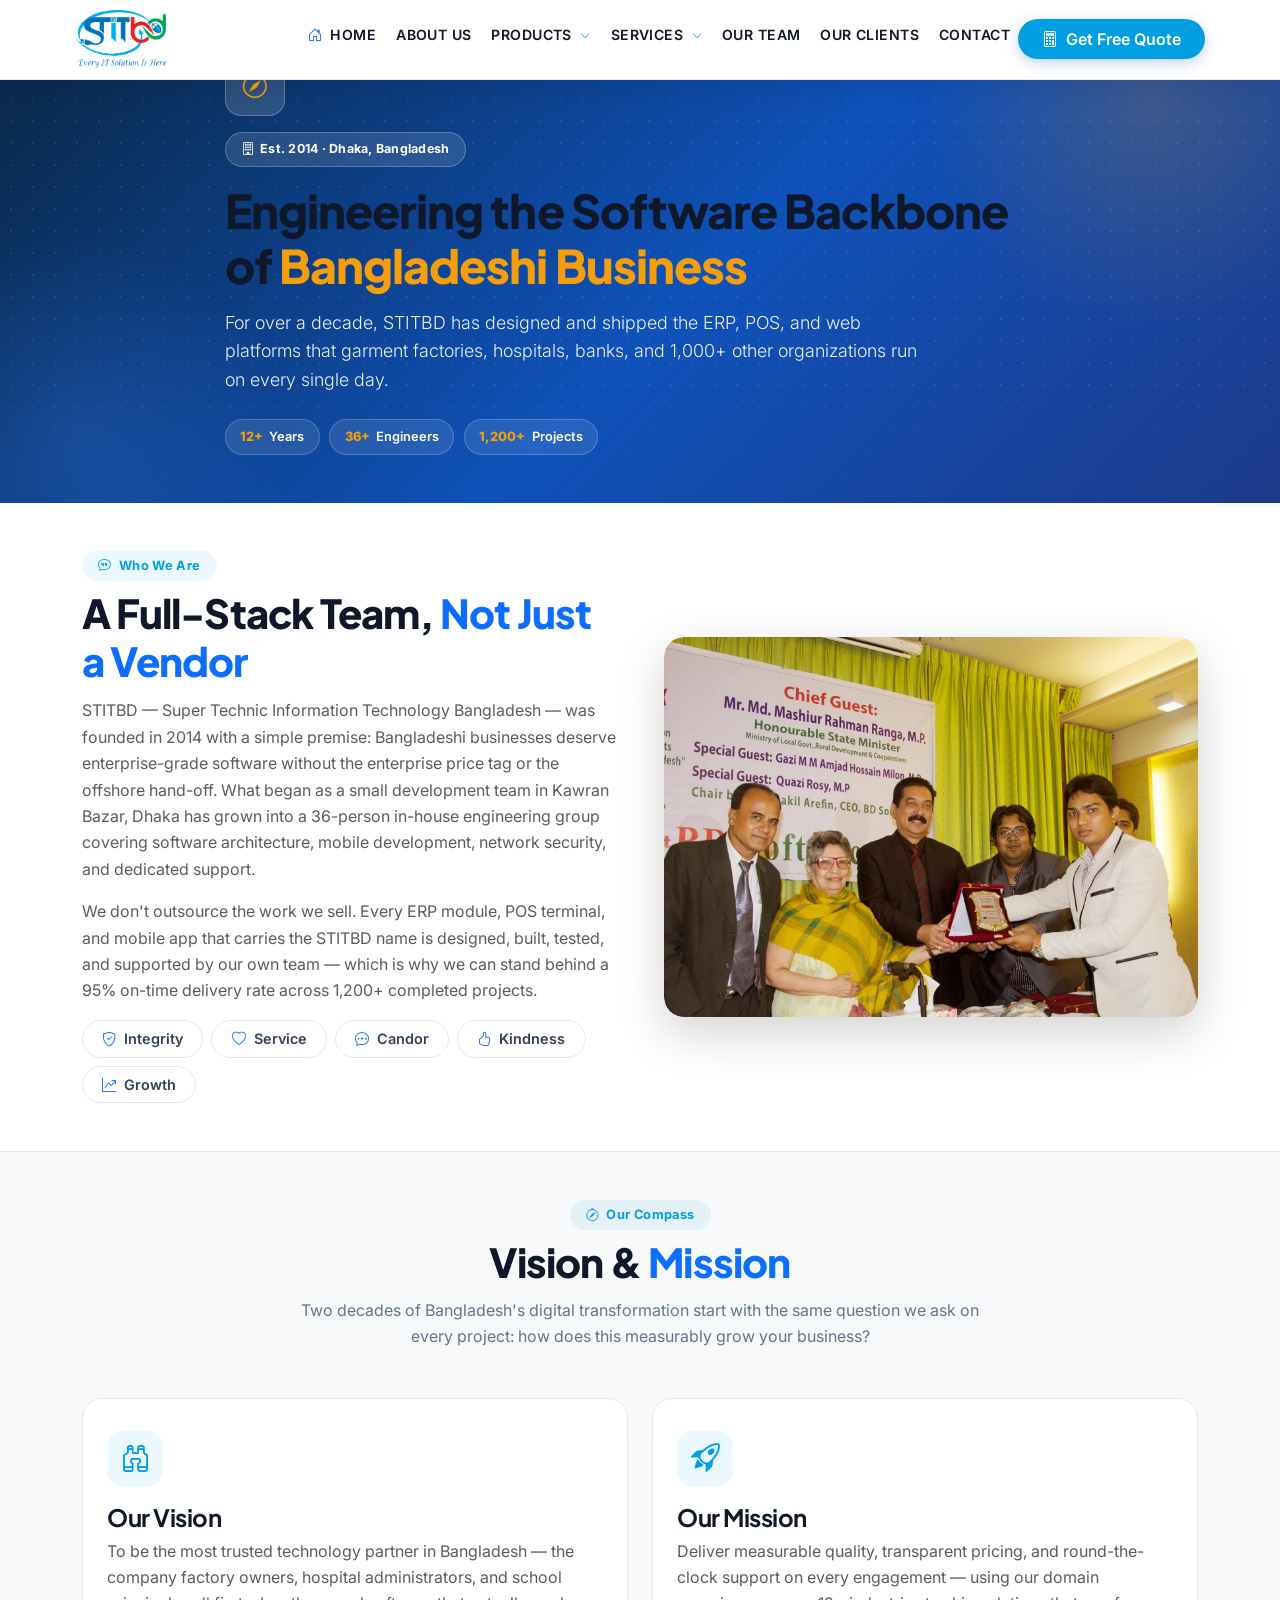
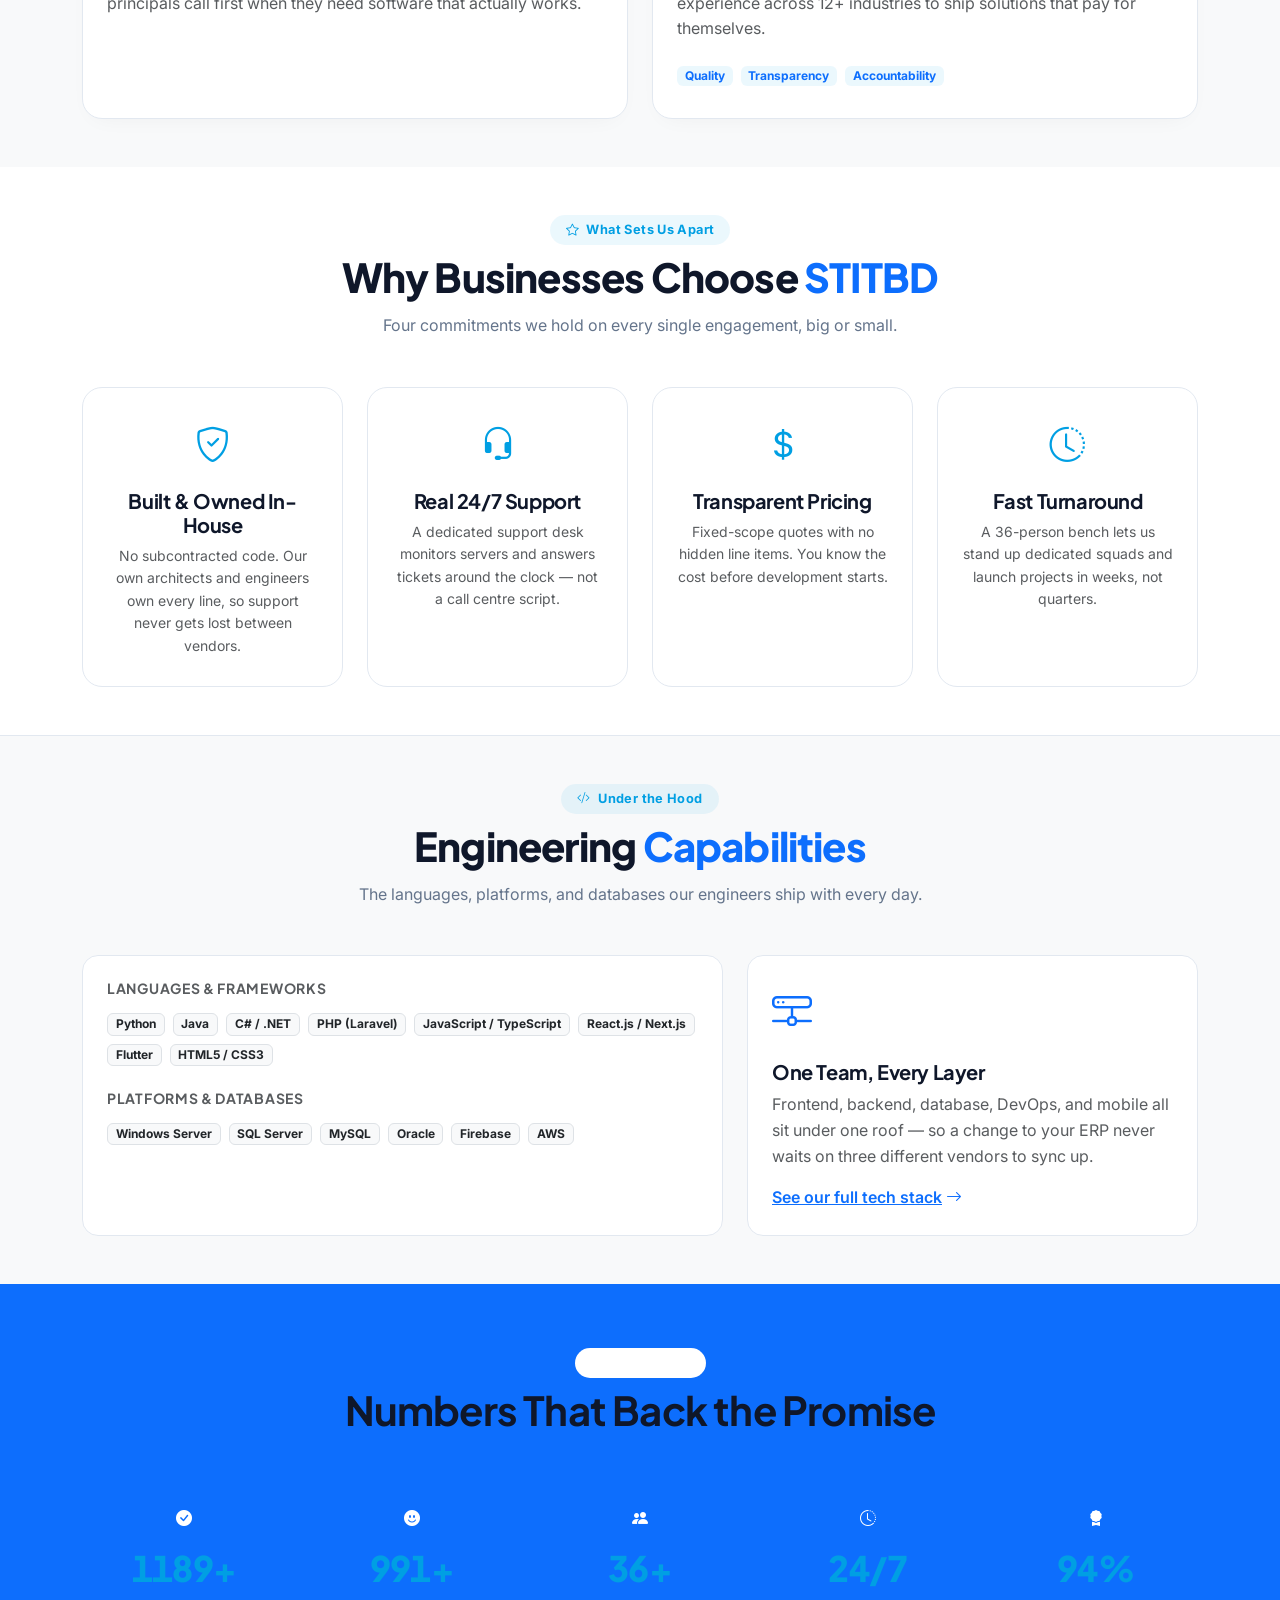
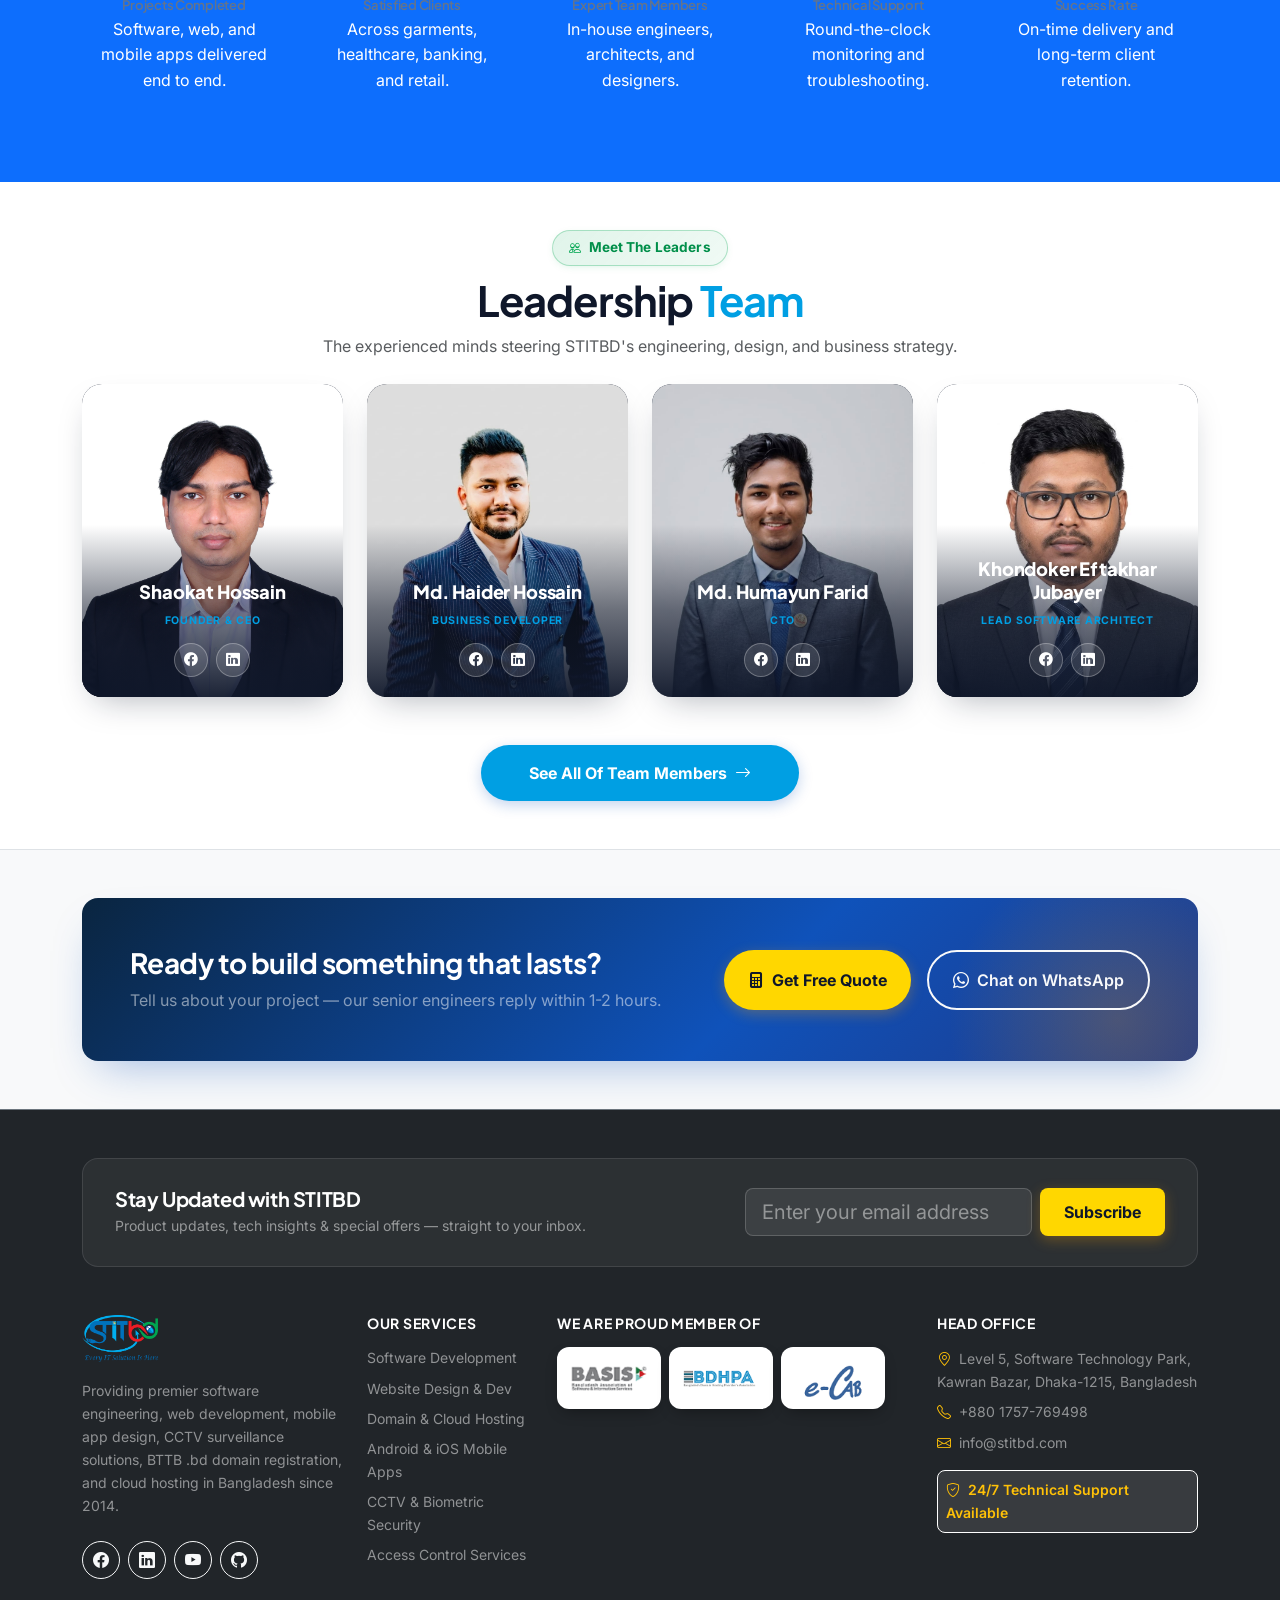
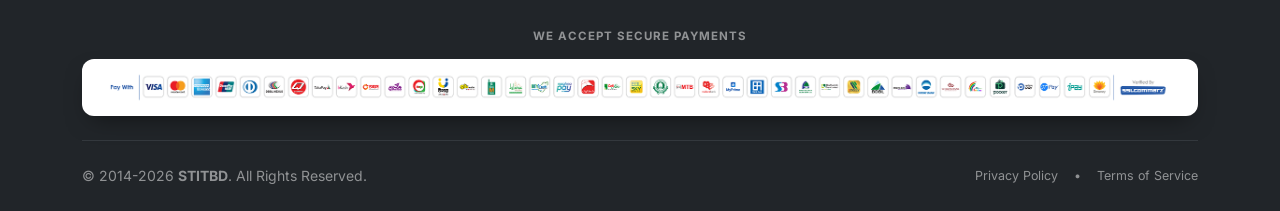
<file: about.html>
<!DOCTYPE html>
<html lang="en">

<head>
    <meta charset="UTF-8">
    <meta http-equiv="X-UA-Compatible" content="IE=edge">
    <meta name="viewport" content="width=device-width, initial-scale=1, viewport-fit=cover">

    <title>About Us | STITBD — 12+ Years of Software Engineering in Bangladesh</title>
    <meta name="description"
        content="STITBD (Super Technic Information Technology Bangladesh) has built ERP, POS, and web platforms for 1,000+ clients since 2014. Meet the team behind Bangladesh's trusted software partner.">
    <link rel="canonical" href="https://www.stitbd.com/about.html">

    <meta name="color-scheme" content="light">

    <!-- Open Graph -->
    <meta property="og:type" content="website">
    <meta property="og:title" content="About STITBD | 12+ Years of Software Engineering in Bangladesh">
    <meta property="og:description"
        content="1,200+ projects, 1,000+ clients, 36+ engineers. Meet the team building Bangladesh's ERP, POS and web platforms since 2014.">
    <meta property="og:url" content="https://www.stitbd.com/about.html">
    <meta property="og:site_name" content="STITBD">

    <!-- Performance -->
    <link rel="preconnect" href="https://fonts.googleapis.com">
    <link rel="preconnect" href="https://fonts.gstatic.com" crossorigin>
    <link rel="preconnect" href="https://cdn.jsdelivr.net">
    <link rel="dns-prefetch" href="//cdn.jsdelivr.net">
    <link rel="dns-prefetch" href="//fonts.googleapis.com">
    <link rel="preload" as="image" href="asset/about.jpg" fetchpriority="high">

    <!-- Fonts -->
    <link
        href="https://fonts.googleapis.com/css2?family=Inter:wght@300;400;500;600;700;800&family=Plus+Jakarta+Sans:wght@500;600;700;800&display=swap"
        rel="stylesheet">

    <!-- Bootstrap 5 -->
    <link href="https://cdn.jsdelivr.net/npm/bootstrap@5.3.7/dist/css/bootstrap.min.css" rel="stylesheet">
    <!-- Bootstrap Icons -->
    <link rel="stylesheet" href="https://cdn.jsdelivr.net/npm/bootstrap-icons@1.13.1/font/bootstrap-icons.min.css">
    <!-- AOS -->
    <link href="https://unpkg.com/aos@2.3.4/dist/aos.css" rel="stylesheet">

    <!-- Custom CSS -->
    <link rel="stylesheet" href="css/styles.css">
    <link rel="stylesheet" href="css/animations.css">
    <link rel="stylesheet" href="css/page-hero.css">
    <link rel="stylesheet" href="css/about.css">

    <!-- Favicon -->
    <link rel="icon" type="image/png" sizes="32x32" href="asset/favicon/favicon-32x32.png">
    <link rel="icon" type="image/png" sizes="16x16" href="asset/favicon/favicon-16x16.png">
    <link rel="apple-touch-icon" sizes="180x180" href="asset/favicon/apple-touch-icon.png">
    <link rel="manifest" href="/site.webmanifest">

    <script type="application/ld+json">
  {
    "@context": "https://schema.org",
    "@type": "AboutPage",
    "mainEntity": {
      "@type": "Organization",
      "name": "Super Technic Information Technology Bangladesh",
      "alternateName": "STITBD",
      "foundingDate": "2014",
      "url": "https://www.stitbd.com",
      "numberOfEmployees": "36+",
      "address": { "@type": "PostalAddress", "addressCountry": "BD" }
    }
  }
  </script>
</head>

<body>

    <div id="pagePreloader">
        <div class="preloader-ring"></div>
    </div>
    <noscript>
        <style>
            body {
                opacity: 1 !important
            }

            #pagePreloader {
                display: none !important
            }
        </style>
    </noscript>



    <!-- =====================================================
     NAVBAR
     ====================================================== -->
    <nav id="mainNavbar" class="navbar navbar-expand-lg sticky-glass-navbar">
        <div class="container py-1">
            <!-- Brand -->
            <a class="navbar-brand d-flex align-items-center gap-2" href="index.html">
                <img src="asset/logo.png" alt="STITBD Logo" style="height:55px;width:auto;object-fit:contain;">
            </a>

            <!-- Toggler for mobile (always visible on smaller screens) -->
            <button class="navbar-toggler navbar-toggler-modern border-0 p-2 text-primary focus-ring-none" type="button"
                data-bs-toggle="offcanvas" data-bs-target="#mobileMenuNav" aria-controls="mobileMenuNav"
                aria-expanded="false" aria-label="Toggle navigation">
                <i class="bi bi-list fs-1"></i>
            </button>

            <!-- Desktop menu: visible only on lg screens (≥1200px) -->
            <div class="collapse navbar-collapse d-lg-flex" id="navbarNav">
                <ul class="navbar-nav ms-auto mb-2 mb-xxl-0 align-items-xxl-center gap-1 gap-xxl-1 font-medium">
                    <li class="nav-item"><a class="nav-link text-dark fw-semibold px-2" href="index.html"><i
                                class="bi bi-house-door me-1 text-primary"></i> Home</a></li>

                    <li class="nav-item"><a class="nav-link text-dark fw-semibold px-2" href="about.html">About
                            Us</a></li>


                    <li class="nav-item dropdown">
                        <a class="nav-link text-dark fw-semibold px-2 dropdown-toggle" href="products.html"
                            role="button" aria-expanded="false">Products <i
                                class="bi bi-chevron-down dropdown-caret-icon" data-dropdown-caret></i></a>
                        <div class="dropdown-menu shadow-lg border-0 rounded-4 p-0 dropdown-mega-products"
                            id="productsDropdownMenu">
                        </div>
                    </li>

                    <li class="nav-item dropdown">
                        <a class="nav-link text-dark fw-semibold px-2 dropdown-toggle" href="services.html"
                            role="button" aria-expanded="false">Services <i
                                class="bi bi-chevron-down dropdown-caret-icon" data-dropdown-caret></i></a>
                        <ul class="dropdown-menu shadow-lg border-0 rounded-3 p-2">
                            <li><a class="dropdown-item rounded-2" href="software-development.html">Software
                                    Development</a></li>
                            <li><a class="dropdown-item rounded-2" href="web-development.html">Website Design
                                    & Development</a></li>
                            <li><a class="dropdown-item rounded-2" href="ecommerce-development.html">e-Commerce
                                    Development</a></li>
                            <li><a class="dropdown-item rounded-2" href="domain-hosting.html">Domain
                                    Registration & Hosting</a></li>
                            <li><a class="dropdown-item rounded-2" href="mobile-app-development.html">Android & iOS
                                    App Development</a></li>
                            <li><a class="dropdown-item rounded-2" href="cctv.html">CCTV
                                    Camera</a></li>
                            <li><a class="dropdown-item rounded-2" href="access-control.html">Access Control
                                    Services</a></li>
                            <li><a class="dropdown-item rounded-2" href="digital-marketing.html">Digital
                                    Marketing</a></li>
                            <li><a class="dropdown-item rounded-2" href="email-sms-marketing.html">Email and SMS
                                    Marketing</a></li>
                        </ul>
                    </li>

                    <li class="nav-item"><a class="nav-link text-dark fw-semibold px-2" href="team.html">Our
                            Team</a></li>

                    <li class="nav-item"><a class="nav-link text-dark fw-semibold px-2" href="clients.html">Our
                            Clients</a></li>

                    <li class="nav-item"><a class="nav-link text-dark fw-semibold px-2" href="contact.html">Contact</a>
                    </li>
                </ul>

                <div class="ms-xxl-3 d-flex align-items-center gap-2">
                    <a href="#" target="_blank" rel="noreferrer" data-wa-link class="btn-nav-whatsapp">
                        <i class="bi bi-whatsapp"></i> 24/7 Chat
                    </a>
                    <button type="button"
                        class="btn btn-brand-primary rounded-pill px-4 py-2 d-flex align-items-center gap-2"
                        data-open-quote-modal="">
                        <i class="bi bi-calculator"></i>
                        <span>Get Free Quote</span>
                    </button>
                </div>
            </div>

    </nav>

    <!-- Offcanvas Drawer for Mobile (always visible, but toggled by the button) -->
    <div class="offcanvas offcanvas-end rounded-start-4" tabindex="-1" id="mobileMenuNav"
        aria-labelledby="mobileMenuNavLabel">
        <div class="offcanvas-header border-bottom">
            <div class="offcanvas-title d-flex align-items-center gap-2" id="mobileMenuNavLabel">
                <img src="asset/logo.png" alt="STITBD Logo" style="height:40px;width:auto;object-fit:contain;">
            </div>
            <button type="button" class="btn-close text-reset" data-bs-dismiss="offcanvas" aria-label="Close"></button>
        </div>
        <div class="offcanvas-body d-flex flex-column justify-content-between">
            <ul class="navbar-nav gap-1">
                <li class="nav-item" data-bs-dismiss="offcanvas"><a class="nav-link fs-5 fw-semibold text-dark"
                        href="index.html"><i class="bi bi-house-door me-2 text-primary"></i> Home</a></li>

                <li class="nav-item" data-bs-dismiss="offcanvas"><a class="nav-link fs-5 fw-semibold text-dark"
                        href="about.html"><i class="bi bi-people me-2 text-primary"></i> About Us</a></li>


                <li class="nav-item mobile-accordion-item">
                    <div class="d-flex align-items-center justify-content-between">
                        <a class="nav-link fs-5 fw-semibold text-dark flex-grow-1" href="products.html"
                            data-bs-dismiss="offcanvas"><i class="bi bi-grid-3x3-gap me-2 text-primary"></i>
                            Products</a>
                        <button type="button" class="mobile-accordion-toggle" data-bs-toggle="collapse"
                            data-bs-target="#mobProducts" aria-expanded="false" aria-controls="mobProducts"
                            aria-label="Toggle Products submenu">
                            <i class="bi bi-chevron-down small"></i>
                        </button>
                    </div>
                    <div class="collapse ps-4" id="mobProducts">
                        <ul class="list-unstyled d-flex flex-column gap-2 py-2" id="mobProductsMenu"></ul>
                    </div>
                </li>

                <li class="nav-item mobile-accordion-item">
                    <div class="d-flex align-items-center justify-content-between">
                        <a class="nav-link fs-5 fw-semibold text-dark flex-grow-1" href="services.html"
                            data-bs-dismiss="offcanvas"><i class="bi bi-layers me-2 text-primary"></i> Services</a>
                        <button type="button" class="mobile-accordion-toggle" data-bs-toggle="collapse"
                            data-bs-target="#mobServices" aria-expanded="false" aria-controls="mobServices"
                            aria-label="Toggle Services submenu">
                            <i class="bi bi-chevron-down small"></i>
                        </button>
                    </div>
                    <div class="collapse ps-4" id="mobServices">
                        <ul class="list-unstyled d-flex flex-column gap-2 py-2">
                            <li data-bs-dismiss="offcanvas"><a class="text-dark text-decoration-none"
                                    href="software-development.html">Software Development</a>
                            </li>
                            <li data-bs-dismiss="offcanvas"><a class="text-dark text-decoration-none"
                                    href="web-development.html">Website Design &
                                    Development</a></li>
                            <li data-bs-dismiss="offcanvas"><a class="text-dark text-decoration-none"
                                    href="ecommerce-development.html">e-Commerce
                                    Development</a></li>
                            <li data-bs-dismiss="offcanvas"><a class="text-dark text-decoration-none"
                                    href="domain-hosting.html">Domain
                                    Registration &
                                    Hosting</a></li>
                            <li data-bs-dismiss="offcanvas"><a class="text-dark text-decoration-none"
                                    href="mobile-app-development.html">Android & iOS App
                                    Development</a></li>
                            <li data-bs-dismiss="offcanvas"><a class="text-dark text-decoration-none"
                                    href="cctv.html">CCTV Camera</a>
                            </li>
                            <li data-bs-dismiss="offcanvas"><a class="text-dark text-decoration-none"
                                    href="access-control.html">Access
                                    Control
                                    Services</a></li>
                            <li data-bs-dismiss="offcanvas"><a class="text-dark text-decoration-none"
                                    href="digital-marketing.html">Digital Marketing</a></li>
                            <li data-bs-dismiss="offcanvas"><a class="text-dark text-decoration-none"
                                    href="email-sms-marketing.html">Email and SMS
                                    Marketing</a></li>
                        </ul>
                    </div>
                </li>

                <li class="nav-item" data-bs-dismiss="offcanvas"><a class="nav-link fs-5 fw-semibold text-dark"
                        href="team.html"><i class="bi bi-people me-2 text-primary"></i> Our Team</a></li>

                <li class="nav-item" data-bs-dismiss="offcanvas"><a class="nav-link fs-5 fw-semibold text-dark"
                        href="clients.html"><i class="bi bi-people me-2 text-primary"></i> Clients</a></li>

                <li class="nav-item" data-bs-dismiss="offcanvas"><a class="nav-link fs-5 fw-semibold text-dark"
                        href="contact.html"><i class="bi bi-envelope me-2 text-primary"></i> Contact</a></li>
            </ul>

            <div class="mt-4 pt-3 border-top">
                <button type="button"
                    class="btn btn-brand-primary w-100 py-3 mb-2 rounded-3 d-flex align-items-center justify-content-center gap-2"
                    data-bs-dismiss="offcanvas" data-open-quote-modal="">
                    <i class="bi bi-calculator fs-5"></i>
                    <span>Get Free Project Quote</span>
                </button>
                <a href="#" target="_blank" rel="noreferrer" data-wa-link
                    class="btn btn-outline-success w-100 py-2 rounded-3 d-flex align-items-center justify-content-center gap-2 fw-semibold">
                    <i class="bi bi-whatsapp"></i> Chat on WhatsApp (24/7)
                </a>
            </div>
        </div>
    </div>

    <main class="flex-grow-1">

        <!-- =====================================================
         ABOUT HERO
    ====================================================== -->
        <section class="page-hero page-hero--about">
            <div class="page-hero-pattern"></div>
            <div class="container">
                <div class="row align-items-center g-4">
                    <div class="col-12 col-lg-9 mx-auto text-center text-lg-start" data-aos="fade-up">
                        <div class="page-hero-icon"><i class="bi bi-compass"></i></div>
                        <span class="page-hero-badge"><i class="bi bi-building"></i> Est. 2014 &middot; Dhaka,
                            Bangladesh</span>
                        <h1>Engineering the Software Backbone of <span class="accent">Bangladeshi Business</span></h1>
                        <p class="lead">For over a decade, STITBD has designed and shipped the ERP, POS, and web
                            platforms that garment factories, hospitals, banks, and 1,000+ other organizations run on
                            every single day.</p>
                        <div class="page-hero-chip-row">
                            <span class="page-hero-chip"><strong>12+</strong> Years</span>
                            <span class="page-hero-chip"><strong>36+</strong> Engineers</span>
                            <span class="page-hero-chip"><strong>1,200+</strong> Projects</span>
                        </div>
                    </div>
                </div>
            </div>
        </section>

        <!-- =====================================================
         WHO WE ARE
    ====================================================== -->
        <section class="py-5 py-lg-6 bg-white border-bottom border-soft">
            <div class="container">
                <div class="row g-5 align-items-center">
                    <div class="col-12 col-lg-6 order-2 order-lg-1" data-aos="fade-right">
                        <span class="section-badge"><i class="bi bi-chat-quote me-1"></i> Who We Are</span>
                        <h2 class="section-title">A Full-Stack Team, <span class="text-primary">Not Just a Vendor</span>
                        </h2>
                        <p class="text-muted leading-relaxed">
                            STITBD — Super Technic Information Technology Bangladesh — was founded in 2014 with a simple
                            premise: Bangladeshi businesses deserve enterprise-grade software without the enterprise
                            price tag
                            or the offshore hand-off. What began as a small development team in Kawran Bazar, Dhaka has
                            grown
                            into a 36-person in-house engineering group covering software architecture, mobile
                            development,
                            network security, and dedicated support.
                        </p>
                        <p class="text-muted leading-relaxed">
                            We don't outsource the work we sell. Every ERP module, POS terminal, and mobile app that
                            carries the
                            STITBD name is designed, built, tested, and supported by our own team — which is why we can
                            stand
                            behind a 95% on-time delivery rate across 1,200+ completed projects.
                        </p>
                        <div class="d-flex flex-wrap gap-2 mt-3">
                            <span class="value-badge"><i class="bi bi-shield-check text-primary"></i> Integrity</span>
                            <span class="value-badge"><i class="bi bi-heart text-primary"></i> Service</span>
                            <span class="value-badge"><i class="bi bi-chat-dots text-primary"></i> Candor</span>
                            <span class="value-badge"><i class="bi bi-hand-thumbs-up text-primary"></i> Kindness</span>
                            <span class="value-badge"><i class="bi bi-graph-up-arrow text-primary"></i> Growth</span>
                        </div>
                    </div>
                    <div class="col-12 col-lg-6 order-1 order-lg-2" data-aos="fade-left">
                        <div class="about-image-wrap position-relative shadow-lg">
                            <img src="asset/about.jpg" alt="STITBD software engineering team at work in Dhaka"
                                class="about-img" loading="lazy">
                        </div>
                    </div>
                </div>
            </div>
        </section>

        <!-- =====================================================
         VISION & MISSION
    ====================================================== -->
        <section class="py-5 py-lg-6 bg-light">
            <div class="container">
                <div class="text-center mb-5" data-aos="fade-up">
                    <span class="section-badge"><i class="bi bi-compass me-1"></i> Our Compass</span>
                    <h2 class="section-title">Vision &amp; <span class="text-primary">Mission</span></h2>
                    <p class="section-sub">
                        Two decades of Bangladesh's digital transformation start with the same question we ask on every
                        project: how does this measurably grow your business?
                    </p>
                </div>
                <div class="row g-4">
                    <div class="col-12 col-md-6" data-aos="fade-up" data-aos-delay="100">
                        <div class="mission-card h-100 d-flex flex-column">
                            <div class="mission-icon mb-3"><i class="bi bi-binoculars"></i></div>
                            <h4 class="fw-bold">Our Vision</h4>
                            <p class="text-muted">
                                To be the most trusted technology partner in Bangladesh — the company factory owners,
                                hospital
                                administrators, and school principals call first when they need software that actually
                                works.
                            </p>
                        </div>
                    </div>
                    <div class="col-12 col-md-6" data-aos="fade-up" data-aos-delay="200">
                        <div class="mission-card h-100 d-flex flex-column">
                            <div class="mission-icon mb-3"><i class="bi bi-rocket-takeoff"></i></div>
                            <h4 class="fw-bold">Our Mission</h4>
                            <p class="text-muted">
                                Deliver measurable quality, transparent pricing, and round-the-clock support on every
                                engagement —
                                using our domain experience across 12+ industries to ship solutions that pay for
                                themselves.
                            </p>
                            <div class="mt-2 d-flex flex-wrap gap-2">
                                <span class="badge bg-primary-soft text-primary">Quality</span>
                                <span class="badge bg-primary-soft text-primary">Transparency</span>
                                <span class="badge bg-primary-soft text-primary">Accountability</span>
                            </div>
                        </div>
                    </div>
                </div>
            </div>
        </section>

        <!-- =====================================================
         WHY BUSINESSES CHOOSE US
    ====================================================== -->
        <section class="py-5 py-lg-6 bg-white border-bottom border-soft">
            <div class="container">
                <div class="text-center mb-5" data-aos="fade-up">
                    <span class="section-badge"><i class="bi bi-star me-1"></i> What Sets Us Apart</span>
                    <h2 class="section-title">Why Businesses Choose <span class="text-primary">STITBD</span></h2>
                    <p class="section-sub">Four commitments we hold on every single engagement, big or small.</p>
                </div>
                <div class="row g-4">
                    <div class="col-12 col-sm-6 col-lg-3" data-aos="fade-up" data-aos-delay="100">
                        <div class="diff-card text-center h-100">
                            <div class="icon mb-3"><i class="bi bi-shield-check"></i></div>
                            <h5 class="fw-bold">Built &amp; Owned In-House</h5>
                            <p class="text-muted small mb-0">No subcontracted code. Our own architects and engineers own
                                every
                                line, so support never gets lost between vendors.</p>
                        </div>
                    </div>
                    <div class="col-12 col-sm-6 col-lg-3" data-aos="fade-up" data-aos-delay="150">
                        <div class="diff-card text-center h-100">
                            <div class="icon mb-3"><i class="bi bi-headset"></i></div>
                            <h5 class="fw-bold">Real 24/7 Support</h5>
                            <p class="text-muted small mb-0">A dedicated support desk monitors servers and answers
                                tickets
                                around the clock — not a call centre script.</p>
                        </div>
                    </div>
                    <div class="col-12 col-sm-6 col-lg-3" data-aos="fade-up" data-aos-delay="200">
                        <div class="diff-card text-center h-100">
                            <div class="icon mb-3"><i class="bi bi-currency-dollar"></i></div>
                            <h5 class="fw-bold">Transparent Pricing</h5>
                            <p class="text-muted small mb-0">Fixed-scope quotes with no hidden line items. You know the
                                cost
                                before development starts.</p>
                        </div>
                    </div>
                    <div class="col-12 col-sm-6 col-lg-3" data-aos="fade-up" data-aos-delay="250">
                        <div class="diff-card text-center h-100">
                            <div class="icon mb-3"><i class="bi bi-clock-history"></i></div>
                            <h5 class="fw-bold">Fast Turnaround</h5>
                            <p class="text-muted small mb-0">A 36-person bench lets us stand up dedicated squads and
                                launch
                                projects in weeks, not quarters.</p>
                        </div>
                    </div>
                </div>
            </div>
        </section>

        <!-- =====================================================
         ENGINEERING CAPABILITIES
    ====================================================== -->
        <section class="py-5 py-lg-6 bg-light">
            <div class="container">
                <div class="text-center mb-5" data-aos="fade-up">
                    <span class="section-badge"><i class="bi bi-code-slash me-1"></i> Under the Hood</span>
                    <h2 class="section-title">Engineering <span class="text-primary">Capabilities</span></h2>
                    <p class="section-sub">The languages, platforms, and databases our engineers ship with every day.
                    </p>
                </div>
                <div class="row g-4">
                    <div class="col-12 col-lg-7" data-aos="fade-right">
                        <div class="bg-white p-4 rounded-4 border border-soft h-100">
                            <h6 class="fw-bold text-uppercase small tracking-wider text-muted mb-3">Languages &amp;
                                Frameworks</h6>
                            <div class="d-flex flex-wrap gap-2 mb-4">
                                <span class="badge bg-light text-dark border">Python</span>
                                <span class="badge bg-light text-dark border">Java</span>
                                <span class="badge bg-light text-dark border">C# / .NET</span>
                                <span class="badge bg-light text-dark border">PHP (Laravel)</span>
                                <span class="badge bg-light text-dark border">JavaScript / TypeScript</span>
                                <span class="badge bg-light text-dark border">React.js / Next.js</span>
                                <span class="badge bg-light text-dark border">Flutter</span>
                                <span class="badge bg-light text-dark border">HTML5 / CSS3</span>
                            </div>
                            <h6 class="fw-bold text-uppercase small tracking-wider text-muted mb-3">Platforms &amp;
                                Databases</h6>
                            <div class="d-flex flex-wrap gap-2">
                                <span class="badge bg-light text-dark border">Windows Server</span>
                                <span class="badge bg-light text-dark border">SQL Server</span>
                                <span class="badge bg-light text-dark border">MySQL</span>
                                <span class="badge bg-light text-dark border">Oracle</span>
                                <span class="badge bg-light text-dark border">Firebase</span>
                                <span class="badge bg-light text-dark border">AWS</span>
                            </div>
                        </div>
                    </div>
                    <div class="col-12 col-lg-5" data-aos="fade-left" data-aos-delay="100">
                        <div
                            class="bg-white p-4 rounded-4 border border-soft h-100 d-flex flex-column justify-content-center">
                            <i class="bi bi-hdd-network text-primary fs-1 mb-3"></i>
                            <h5 class="fw-bold">One Team, Every Layer</h5>
                            <p class="text-muted mb-3">
                                Frontend, backend, database, DevOps, and mobile all sit under one roof — so a change to
                                your ERP
                                never waits on three different vendors to sync up.
                            </p>
                            <a href="index.html#tech-stack"
                                class="fw-semibold text-primary d-inline-flex align-items-center gap-1">
                                See our full tech stack <i class="bi bi-arrow-right"></i>
                            </a>
                        </div>
                    </div>
                </div>
            </div>
        </section>

        <!-- =====================================================
         TRACK RECORD (STATS)
    ====================================================== -->
        <section id="stats" class="py-5 bg-primary text-white position-relative overflow-hidden">
            <div class="container position-relative z-1 py-lg-3">
                <div class="text-center mb-5" data-aos="fade-up">
                    <span
                        class="badge bg-white bg-opacity-15 border border-white border-opacity-25 rounded-pill px-3 py-2 fw-bold mb-2 d-inline-block">
                        <i class="bi bi-trophy me-1"></i> Track Record
                    </span>
                    <h2 class="fw-extrabold font-heading display-6">Numbers That Back the Promise</h2>
                </div>
                <div class="row text-center align-items-stretch g-4">
                    <div class="col-6 col-md-4 col-lg" data-aos="fade-up" data-aos-delay="50">
                        <div class="stat-card h-100 d-flex flex-column align-items-center justify-content-center">
                            <div class="stat-card-icon mb-3"><i class="bi bi-check-circle-fill"></i></div>
                            <h2 class="stat-card-value mb-1">1200+</h2>
                            <h6 class="stat-card-label mb-1">Projects Completed</h6>
                            <p class="stat-card-desc mb-0">Software, web, and mobile apps delivered end to end.</p>
                        </div>
                    </div>
                    <div class="col-6 col-md-4 col-lg" data-aos="fade-up" data-aos-delay="100">
                        <div class="stat-card h-100 d-flex flex-column align-items-center justify-content-center">
                            <div class="stat-card-icon mb-3"><i class="bi bi-emoji-smile-fill"></i></div>
                            <h2 class="stat-card-value mb-1">1000+</h2>
                            <h6 class="stat-card-label mb-1">Satisfied Clients</h6>
                            <p class="stat-card-desc mb-0">Across garments, healthcare, banking, and retail.</p>
                        </div>
                    </div>
                    <div class="col-6 col-md-4 col-lg" data-aos="fade-up" data-aos-delay="150">
                        <div class="stat-card h-100 d-flex flex-column align-items-center justify-content-center">
                            <div class="stat-card-icon mb-3"><i class="bi bi-people-fill"></i></div>
                            <h2 class="stat-card-value mb-1">36+</h2>
                            <h6 class="stat-card-label mb-1">Expert Team Members</h6>
                            <p class="stat-card-desc mb-0">In-house engineers, architects, and designers.</p>
                        </div>
                    </div>
                    <div class="col-6 col-md-4 col-lg" data-aos="fade-up" data-aos-delay="200">
                        <div class="stat-card h-100 d-flex flex-column align-items-center justify-content-center">
                            <div class="stat-card-icon mb-3"><i class="bi bi-clock-history"></i></div>
                            <h2 class="stat-card-value mb-1">24/7</h2>
                            <h6 class="stat-card-label mb-1">Technical Support</h6>
                            <p class="stat-card-desc mb-0">Round-the-clock monitoring and troubleshooting.</p>
                        </div>
                    </div>
                    <div class="col-6 col-md-4 col-lg" data-aos="fade-up" data-aos-delay="250">
                        <div class="stat-card h-100 d-flex flex-column align-items-center justify-content-center">
                            <div class="stat-card-icon mb-3"><i class="bi bi-award-fill"></i></div>
                            <h2 class="stat-card-value mb-1">95%</h2>
                            <h6 class="stat-card-label mb-1">Success Rate</h6>
                            <p class="stat-card-desc mb-0">On-time delivery and long-term client retention.</p>
                        </div>
                    </div>
                </div>
            </div>
        </section>

        <!-- =====================================================
         LEADERSHIP PREVIEW
    ====================================================== -->
        <section id="leadership-team" class="py-5 py-lg-6 bg-white position-relative border-bottom">
            <div class="container">
                <div class="text-center mx-auto mb-4" data-aos="fade-up">
                    <span class="badge-primary-soft mb-2 d-inline-block"><i class="bi bi-people me-1"></i> Meet The
                        Leaders</span>
                    <h2 class="fw-extrabold font-heading display-6 mb-2 section-title-oneline">Leadership <span
                            class="text-primary">Team</span></h2>
                    <p class="text-muted fs-6">The experienced minds steering STITBD's engineering, design, and business
                        strategy.</p>
                </div>
                <div id="teamGrid" class="row g-4" data-team-limit="4"></div>
                <div class="text-center mt-4 mt-md-5" data-aos="fade-up" data-aos-delay="200">
                    <a href="teams.html"
                        class="btn btn-brand-primary rounded-pill px-5 py-3 fw-bold d-inline-flex align-items-center gap-2">
                        <span>See All Of Team Members</span>
                        <i class="bi bi-arrow-right"></i>
                    </a>
                </div>
            </div>
        </section>

        <!-- =====================================================
         CTA BANNER
    ====================================================== -->
        <section class="py-5 py-lg-6 bg-light">
            <div class="container">
                <div class="cta-banner rounded-4 p-4 p-md-5 text-center text-lg-start d-flex flex-column flex-lg-row align-items-center justify-content-between gap-4"
                    data-aos="zoom-in">
                    <div>
                        <h3 class="fw-extrabold font-heading text-white mb-2">Ready to build something that lasts?</h3>
                        <p class="text-white-50 mb-0">Tell us about your project — our senior engineers reply within 1-2
                            hours.</p>
                    </div>
                    <div class="d-flex flex-wrap gap-3 justify-content-center">
                        <button type="button"
                            class="btn btn-brand-gold rounded-pill px-4 py-3 fw-bold d-flex align-items-center gap-2"
                            data-open-quote-modal="">
                            <i class="bi bi-calculator-fill"></i> Get Free Quote
                        </button>
                        <a href="#" target="_blank" rel="noreferrer" data-wa-link
                            class="btn btn-outline-light rounded-pill px-4 py-3 fw-semibold border-2 d-flex align-items-center gap-2">
                            <i class="bi bi-whatsapp"></i> Chat on WhatsApp
                        </a>
                    </div>
                </div>
            </div>
        </section>

    </main>

    <!-- =====================================================
       FOOTER
  ====================================================== -->
    <footer class="bg-dark text-white pt-5 pb-4 position-relative border-top border-secondary">
        <div class="container">

            <div
                class="footer-newsletter-strip d-flex flex-column flex-lg-row align-items-lg-center justify-content-between gap-3 mb-5">
                <div>
                    <h5 class="fw-bold font-heading text-white mb-1">Stay Updated with STITBD</h5>
                    <p class="text-white-50 small mb-0">Product updates, tech insights & special offers — straight to
                        your inbox.
                    </p>
                </div>
                <form id="newsletterForm" class="d-flex gap-2 footer-newsletter-form">
                    <input type="email" id="newsletterEmail" required placeholder="Enter your email address"
                        class="form-control form-control-lg focus-ring-none">
                    <button type="submit"
                        class="btn btn-brand-gold rounded-3 px-4 fw-bold text-nowrap">Subscribe</button>
                </form>
            </div>

            <div class="row g-4 mb-5">
                <div class="col-12 col-lg-3 col-md-6">
                    <a class="d-flex align-items-center gap-2 text-decoration-none mb-3" href="index.html">
                        <img src="asset/logo.png" alt="STITBD Logo" style="height:48px;width:auto;object-fit:contain;">
                    </a>
                    <p class="text-white-50 small leading-relaxed mb-4">
                        Providing premier software engineering, web development, mobile app design, CCTV surveillance
                        solutions,
                        BTTB .bd domain registration, and cloud hosting in Bangladesh since <span
                            data-since-year>2014</span>.
                    </p>
                    <div class="d-flex align-items-center gap-2">
                        <a href="#" target="_blank" rel="noreferrer" data-fb-link
                            class="btn btn-outline-light rounded-circle p-2 d-flex align-items-center justify-content-center"
                            style="width:38px;height:38px;" aria-label="Facebook"><i class="bi bi-facebook"></i></a>
                        <a href="#" target="_blank" rel="noreferrer" data-li-link
                            class="btn btn-outline-light rounded-circle p-2 d-flex align-items-center justify-content-center"
                            style="width:38px;height:38px;" aria-label="LinkedIn"><i class="bi bi-linkedin"></i></a>
                        <a href="#" target="_blank" rel="noreferrer" data-yt-link
                            class="btn btn-outline-light rounded-circle p-2 d-flex align-items-center justify-content-center"
                            style="width:38px;height:38px;" aria-label="YouTube"><i class="bi bi-youtube"></i></a>
                        <a href="#" target="_blank" rel="noreferrer" data-gh-link
                            class="btn btn-outline-light rounded-circle p-2 d-flex align-items-center justify-content-center"
                            style="width:38px;height:38px;" aria-label="GitHub"><i class="bi bi-github"></i></a>
                    </div>
                </div>

                <div class="col-12 col-lg-2 col-md-6">
                    <h6 class="fw-bold font-heading text-white mb-3 text-uppercase small tracking-wider">Our Services
                    </h6>
                    <ul class="list-unstyled d-flex flex-column gap-2 small text-white-50 mb-0">
                        <li><a href="#services" class="text-white-50 text-decoration-none hover-white">Software
                                Development</a>
                        </li>
                        <li><a href="#services" class="text-white-50 text-decoration-none hover-white">Website Design &
                                Dev</a>
                        </li>
                        <li><a href="#domain-search" class="text-white-50 text-decoration-none hover-white">Domain &
                                Cloud
                                Hosting</a></li>
                        <li><a href="#services" class="text-white-50 text-decoration-none hover-white">Android & iOS
                                Mobile
                                Apps</a>
                        </li>
                        <li><a href="#services" class="text-white-50 text-decoration-none hover-white">CCTV & Biometric
                                Security</a>
                        </li>
                        <li><a href="#services" class="text-white-50 text-decoration-none hover-white">Access Control
                                Services</a>
                        </li>
                    </ul>
                </div>

                <div class="col-12 col-lg-4 col-md-6">
                    <h6 class="fw-bold font-heading text-white mb-3 text-uppercase small tracking-wider">We Are Proud
                        Member Of
                    </h6>
                    <div class="d-flex flex-wrap gap-2 footer-membership-grid">
                        <div class="footer-membership-badge"
                            title="BASIS — Bangladesh Association of Software & Information Services">
                            <img src="asset/membership/basis.png" alt="BASIS Member" loading="lazy">
                        </div>
                        <div class="footer-membership-badge"
                            title="BDHPA — Bangladesh Domain Hosting Provider's Association">
                            <img src="asset/membership/bdhpa.png" alt="BDHPA Member" loading="lazy">
                        </div>
                        <div class="footer-membership-badge" title="e-CAB — E-commerce Association of Bangladesh">
                            <img src="asset/membership/e-cab.png" alt="e-CAB Member" loading="lazy">
                        </div>
                    </div>
                </div>

                <div class="col-lg-3 col-md-6">
                    <h6 class="fw-bold font-heading text-white mb-3 text-uppercase small tracking-wider">Head Office
                    </h6>
                    <p class="text-white-50 small leading-relaxed mb-2"><i
                            class="bi bi-geo-alt text-warning me-2"></i><span data-company-address></span></p>
                    <p class="text-white-50 small mb-2"><i class="bi bi-telephone text-warning me-2"></i><span
                            data-company-phone-primary></span></p>
                    <p class="text-white-50 small mb-3"><i class="bi bi-envelope text-warning me-2"></i><span
                            data-company-email></span></p>
                    <div
                        class="p-2 bg-white bg-opacity-10 rounded-3 border border-white border-opacity-15 small text-warning font-semibold">
                        <i class="bi bi-shield-check me-1"></i> 24/7 Technical Support Available
                    </div>
                </div>
            </div>

            <div class="footer-payment-strip text-center">
                <span class="footer-payment-label">We Accept Secure Payments</span>
                <div class="footer-payment-card d-inline-flex align-items-center justify-content-center">
                    <img src="asset/payment-gateway.png" alt="Accepted Payment Gateways"
                        class="footer-payment-img d-none d-md-block" loading="lazy">
                    <img src="asset/payment-gateway-mobile.png" alt="Accepted Payment Gateways"
                        class="footer-payment-img d-md-none" loading="lazy">
                </div>
            </div>

            <hr class="border-secondary my-4">

            <div
                class="d-flex flex-column flex-md-row align-items-center justify-content-between gap-3 text-white-50 small">
                <div>&copy; 2014-<span data-copyright-year>2026</span> <strong>STITBD</strong>. All Rights Reserved.
                </div>
                <div class="d-flex align-items-center gap-3 extra-small">
                    <span>Privacy Policy</span>
                    <span>&bull;</span>
                    <span>Terms of Service</span>
                </div>
            </div>
        </div>
    </footer>

    <!-- =====================================================
       COST ESTIMATOR / QUOTE MODAL (required for Get Free Quote buttons)
  ====================================================== -->
    <div class="modal fade bg-dark bg-opacity-50 backdrop-blur" id="quoteModal" tabindex="-1" role="dialog"
        style="z-index:1060;">
        <div class="modal-dialog modal-dialog-centered modal-lg modal-dialog-scrollable">
            <div class="modal-content shadow-lg border-0 rounded-4">
                <div class="modal-header bg-primary text-white p-4 rounded-top-4 align-items-center">
                    <div class="d-flex align-items-center gap-3">
                        <div class="bg-white text-primary rounded-circle p-2 d-flex align-items-center justify-content-center"
                            style="width:48px;height:48px;"><i class="bi bi-calculator-fill fs-4"></i></div>
                        <div>
                            <h4 class="modal-title font-heading fw-extrabold text-white mb-0">Project Cost Estimator &
                                Consultation</h4>
                            <span class="text-white-50 small">Get an instant estimation and official callback from
                                STITBD technical team</span>
                        </div>
                    </div>
                    <button type="button" class="btn-close btn-close-white" data-close-quote-modal
                        aria-label="Close"></button>
                </div>

                <div class="modal-body p-4">
                    <div id="quoteFormSection">
                        <form id="quoteForm">
                            <div class="row g-3 mb-4">
                                <div class="col-12 col-md-6">
                                    <label class="form-label fw-bold text-dark small">1. Select Requirement Type</label>
                                    <select id="quoteServiceType"
                                        class="form-select form-select-lg fs-6 focus-ring-none">
                                        <option value="Ready Software Purchase">Ready Software Purchase (20+ List)
                                        </option>
                                        <option value="Custom Software Development" selected>Custom Software Development
                                        </option>
                                        <option value="Website Design & Development">Website Design & E-Commerce
                                        </option>
                                        <option value="Android & iOS App Development">Android & iOS App Development
                                        </option>
                                        <option value="Domain & Cloud Hosting">Domain Registration & Hosting</option>
                                        <option value="CCTV & Security System">CCTV & Biometric Access Setup</option>
                                        <option value="Digital Marketing & SEO">Digital Marketing & SEO</option>
                                    </select>
                                </div>
                                <div class="col-12 col-md-6 d-none" id="quoteProductField">
                                    <label class="form-label fw-bold text-dark small">Select Ready Software
                                        Product</label>
                                    <select id="quoteProduct"
                                        class="form-select form-select-lg fs-6 focus-ring-none"></select>
                                </div>
                                <div class="col-md-6">
                                    <label class="form-label fw-bold text-dark small">2. Business Scale</label>
                                    <select id="quoteScale" class="form-select form-select-lg fs-6 focus-ring-none">
                                        <option value="Startup / Single Counter">Startup / Single Counter</option>
                                        <option value="Small / Medium Enterprise" selected>Small / Medium Enterprise
                                            (1-5 Branches)</option>
                                        <option value="Large Corporation">Large Corporation / Multi-Branch Factory
                                        </option>
                                    </select>
                                </div>
                                <div class="col-md-6">
                                    <label class="form-label fw-bold text-dark small">3. Target Timeline</label>
                                    <select id="quoteTimeline" class="form-select form-select-lg fs-6 focus-ring-none">
                                        <option value="Urgent (1-2 Weeks)">Urgent (1-2 Weeks)</option>
                                        <option value="Standard (2-4 Weeks)" selected>Standard (2-4 Weeks)</option>
                                        <option value="Flexible Scope">Flexible Scope / Long Term</option>
                                    </select>
                                </div>
                            </div>

                            <div id="quoteDynamicFields" class="row g-3 mb-4"></div>

                            <hr class="my-4">
                            <h6 class="fw-bold text-dark font-heading mb-3">Your Contact Details</h6>
                            <div class="row g-3 mb-4">
                                <div class="col-md-6">
                                    <label class="form-label fw-semibold text-dark small">Your Name / Organization
                                        *</label>
                                    <input type="text" id="quoteName" required
                                        placeholder="e.g. Tanvir Ahmed (Green Valley Ltd)"
                                        class="form-control form-control-lg fs-6 focus-ring-none">
                                </div>
                                <div class="col-md-6">
                                    <label class="form-label fw-semibold text-dark small">Phone / Mobile Number
                                        *</label>
                                    <input type="tel" id="quotePhone" required placeholder="e.g. 01711000000"
                                        class="form-control form-control-lg fs-6 focus-ring-none">
                                </div>
                                <div class="col-md-6">
                                    <label class="form-label fw-semibold text-dark small">Email Address</label>
                                    <input type="email" id="quoteEmail" placeholder="e.g. tanvir@company.com"
                                        class="form-control form-control-lg fs-6 focus-ring-none">
                                </div>
                                <div class="col-md-6">
                                    <label class="form-label fw-semibold text-dark small">Special Requirements /
                                        Notes</label>
                                    <textarea rows="2" id="quoteNotes"
                                        placeholder="Mention any custom modules or specific requirements..."
                                        class="form-control focus-ring-none"></textarea>
                                </div>
                            </div>

                            <div class="d-flex align-items-center justify-content-between pt-2">
                                <button type="button" class="btn btn-outline-secondary rounded-pill px-4"
                                    data-close-quote-modal>Cancel</button>
                                <button type="submit"
                                    class="btn btn-brand-primary btn-lg rounded-pill px-5 fw-bold shadow-sm">Submit
                                    Quote Request</button>
                            </div>
                        </form>
                    </div>

                    <div id="quoteSuccessSection" class="text-center py-5 d-none">
                        <div class="bg-success text-white rounded-circle p-3 d-inline-flex mb-3"><i
                                class="bi bi-check-lg fs-1"></i></div>
                        <h4 class="fw-bold font-heading text-dark mb-2">Quote Request Received!</h4>
                        <p class="text-muted max-w-md mx-auto mb-4">
                            Thank you, <strong id="quoteSuccessName"></strong>! Our senior engineer will analyze your
                            requirements
                            for <strong id="quoteSuccessServiceType"></strong> and contact you at
                            <strong id="quoteSuccessPhone"></strong> within 1-2 hours.
                        </p>
                        <div class="d-flex justify-content-center gap-3">
                            <a href="#" id="quoteSuccessWaBtn" target="_blank" rel="noreferrer"
                                class="btn btn-success rounded-pill px-4 fw-bold d-flex align-items-center gap-2">
                                <i class="bi bi-whatsapp"></i> Chat Instant on WhatsApp
                            </a>
                            <button type="button" class="btn btn-outline-secondary rounded-pill px-4"
                                data-close-quote-modal>Close Window</button>
                        </div>
                    </div>
                </div>
            </div>
        </div>
    </div>

    <!-- Bootstrap 5.3 JS Bundle -->
    <script src="https://cdn.jsdelivr.net/npm/bootstrap@5.3.3/dist/js/bootstrap.bundle.min.js"
        integrity="sha384-YvpcrYf0tY3lHB60NNkmXc5s9fDVZLESaAA55NDzOxhy9GkcIdslK1eN7N6jIeHz"
        crossorigin="anonymous"></script>
    <!-- AOS -->
    <script src="https://unpkg.com/aos@2.3.1/dist/aos.js"></script>

    <!-- Data layer (COMPANY_INFO, READY_SOFTWARE_PRODUCTS, PRODUCT_DEMO_FIELDS) -->
    <script src="js/data.js"></script>
    <!-- Common app logic (navbar, footer, dropdowns, quote modal, animations) — shared by every page -->
    <script src="js/app.js"></script>
    <!-- About-page-only logic (currently empty, reserved for future about-specific behavior) -->
    <script src="js/about.js"></script>

</body>

</html>
</file>
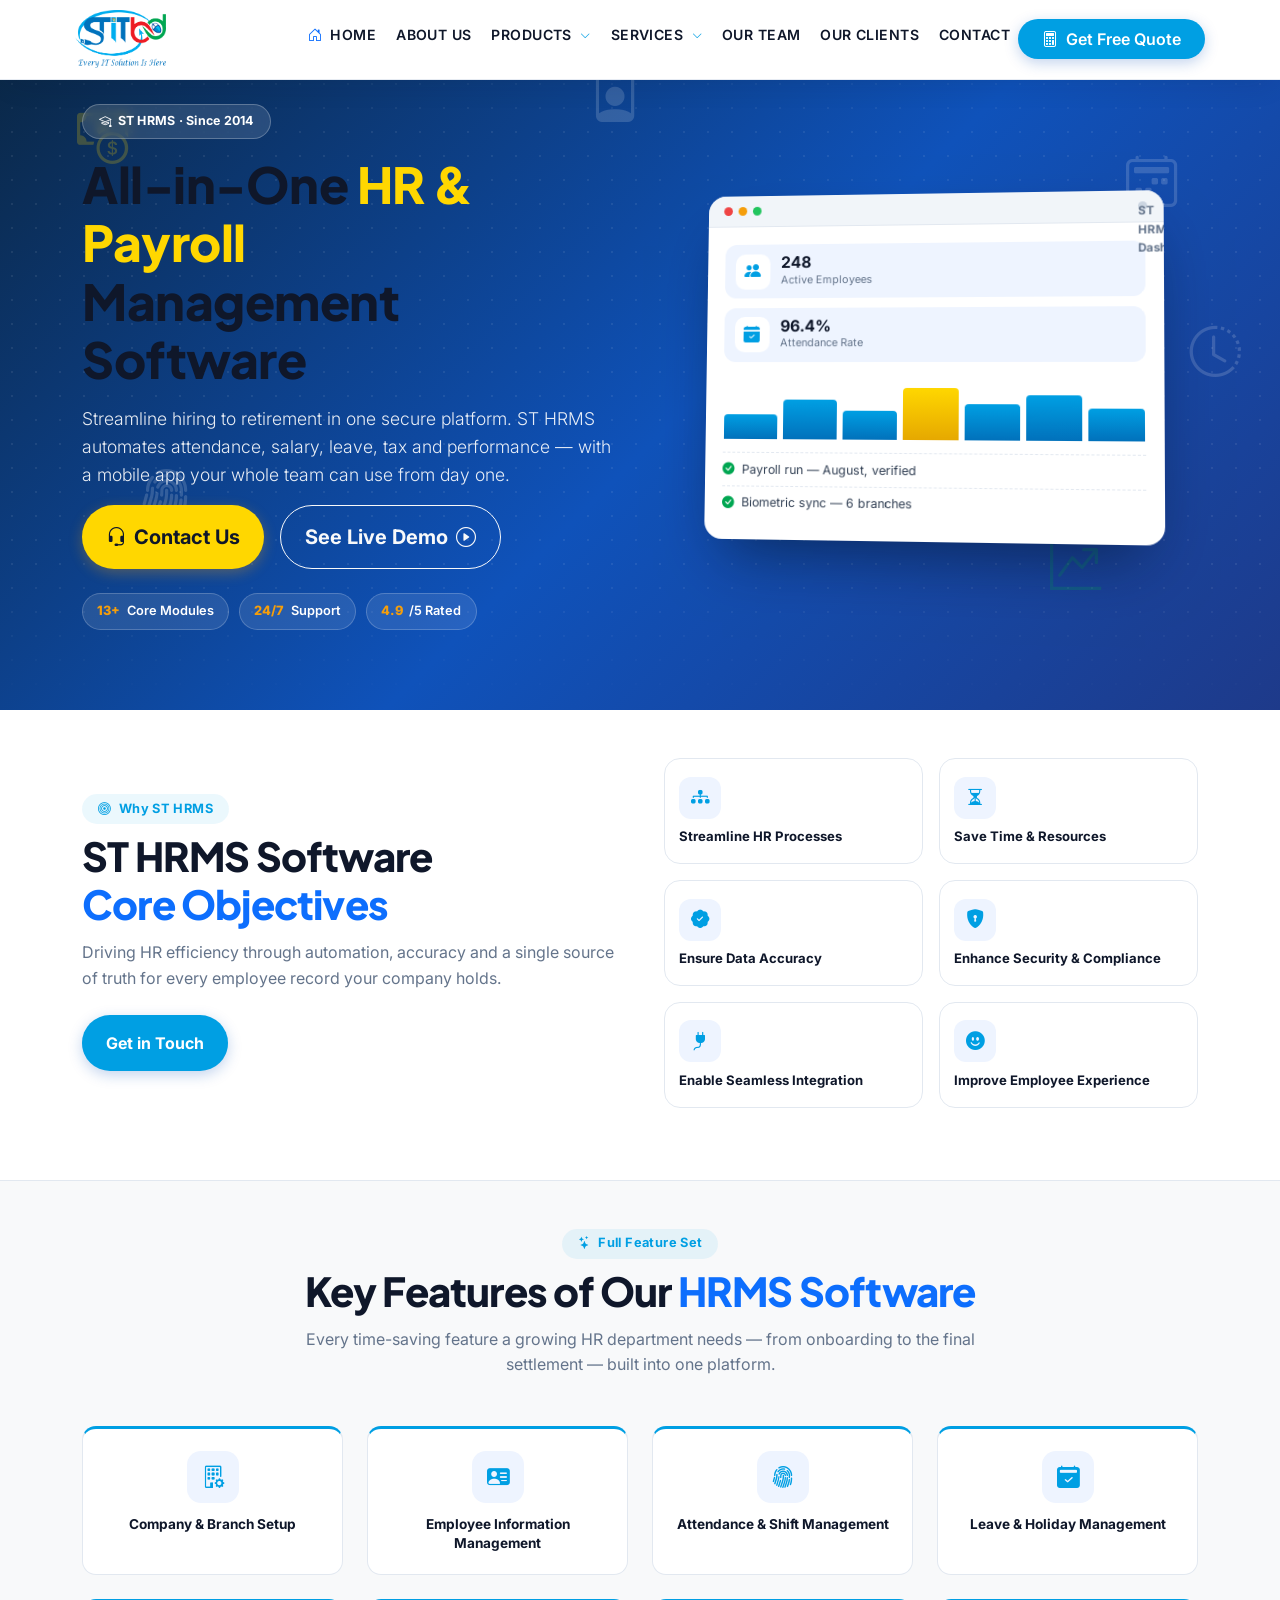
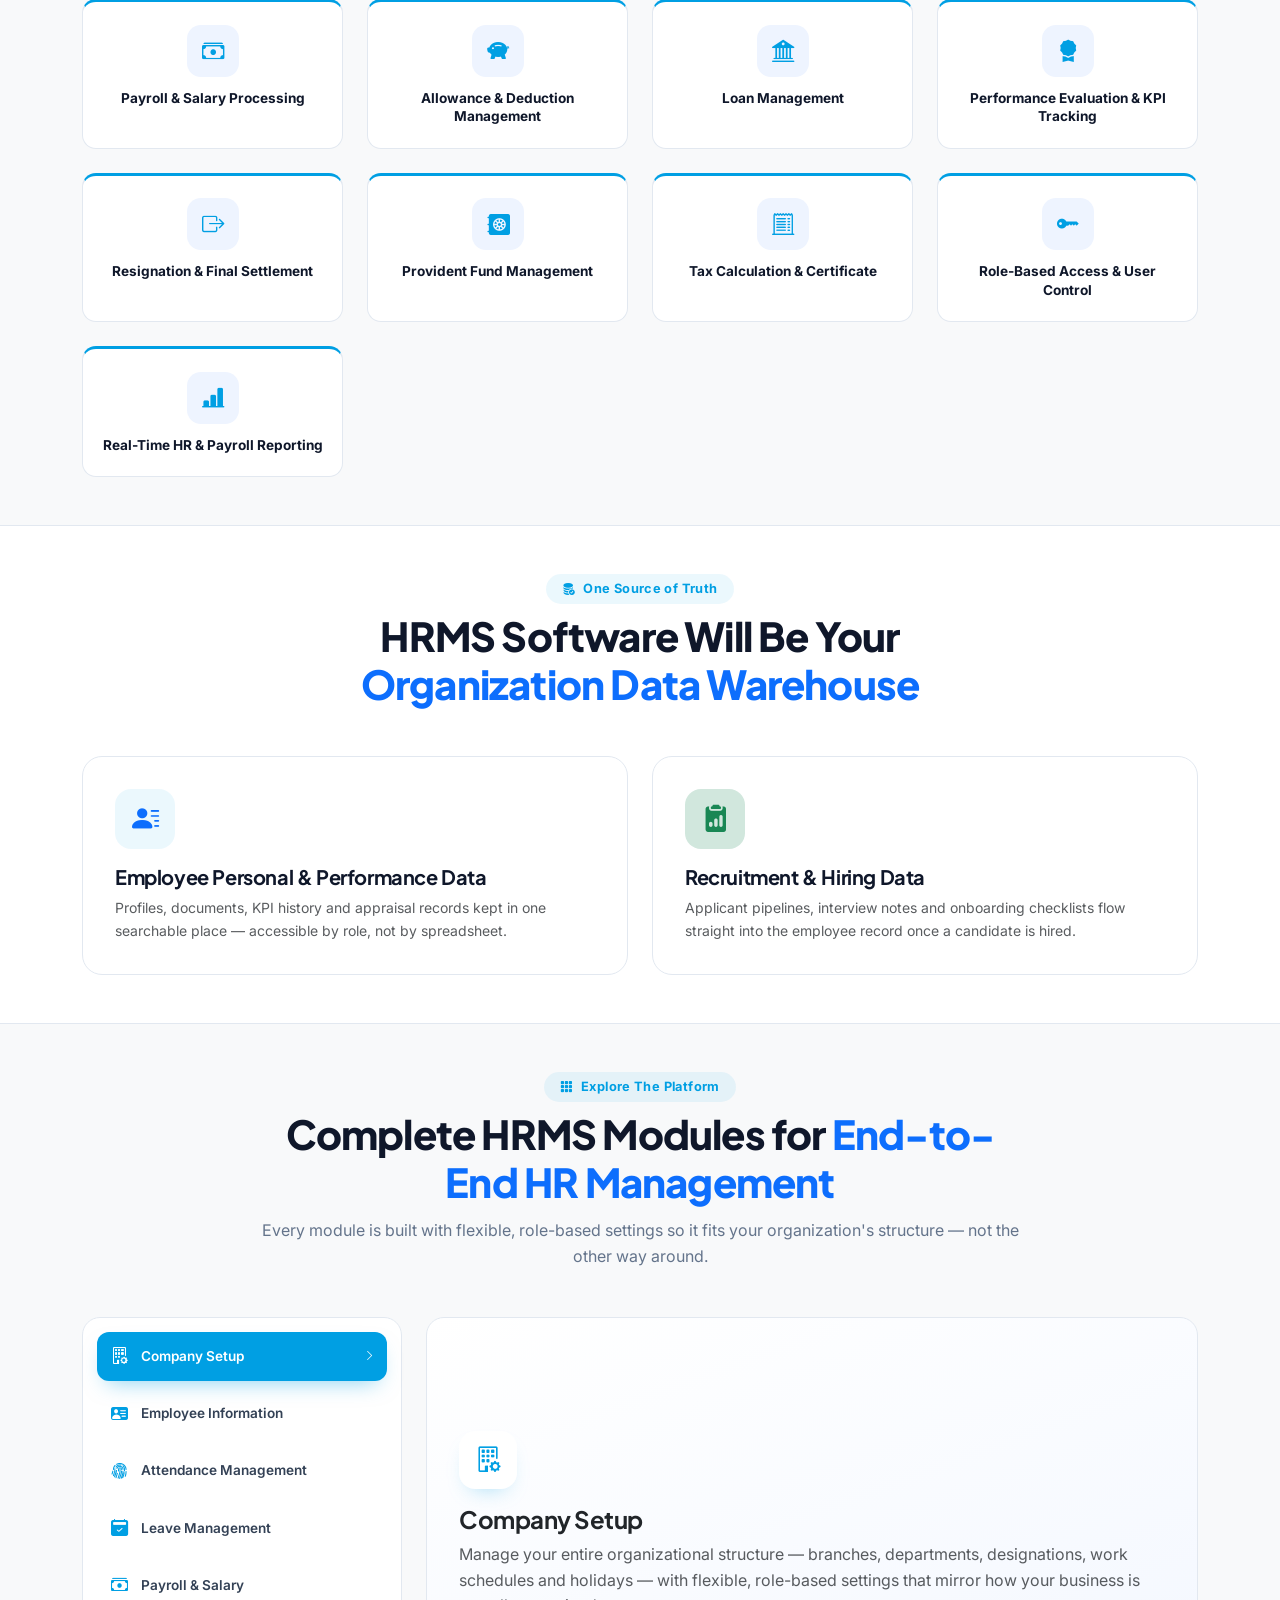
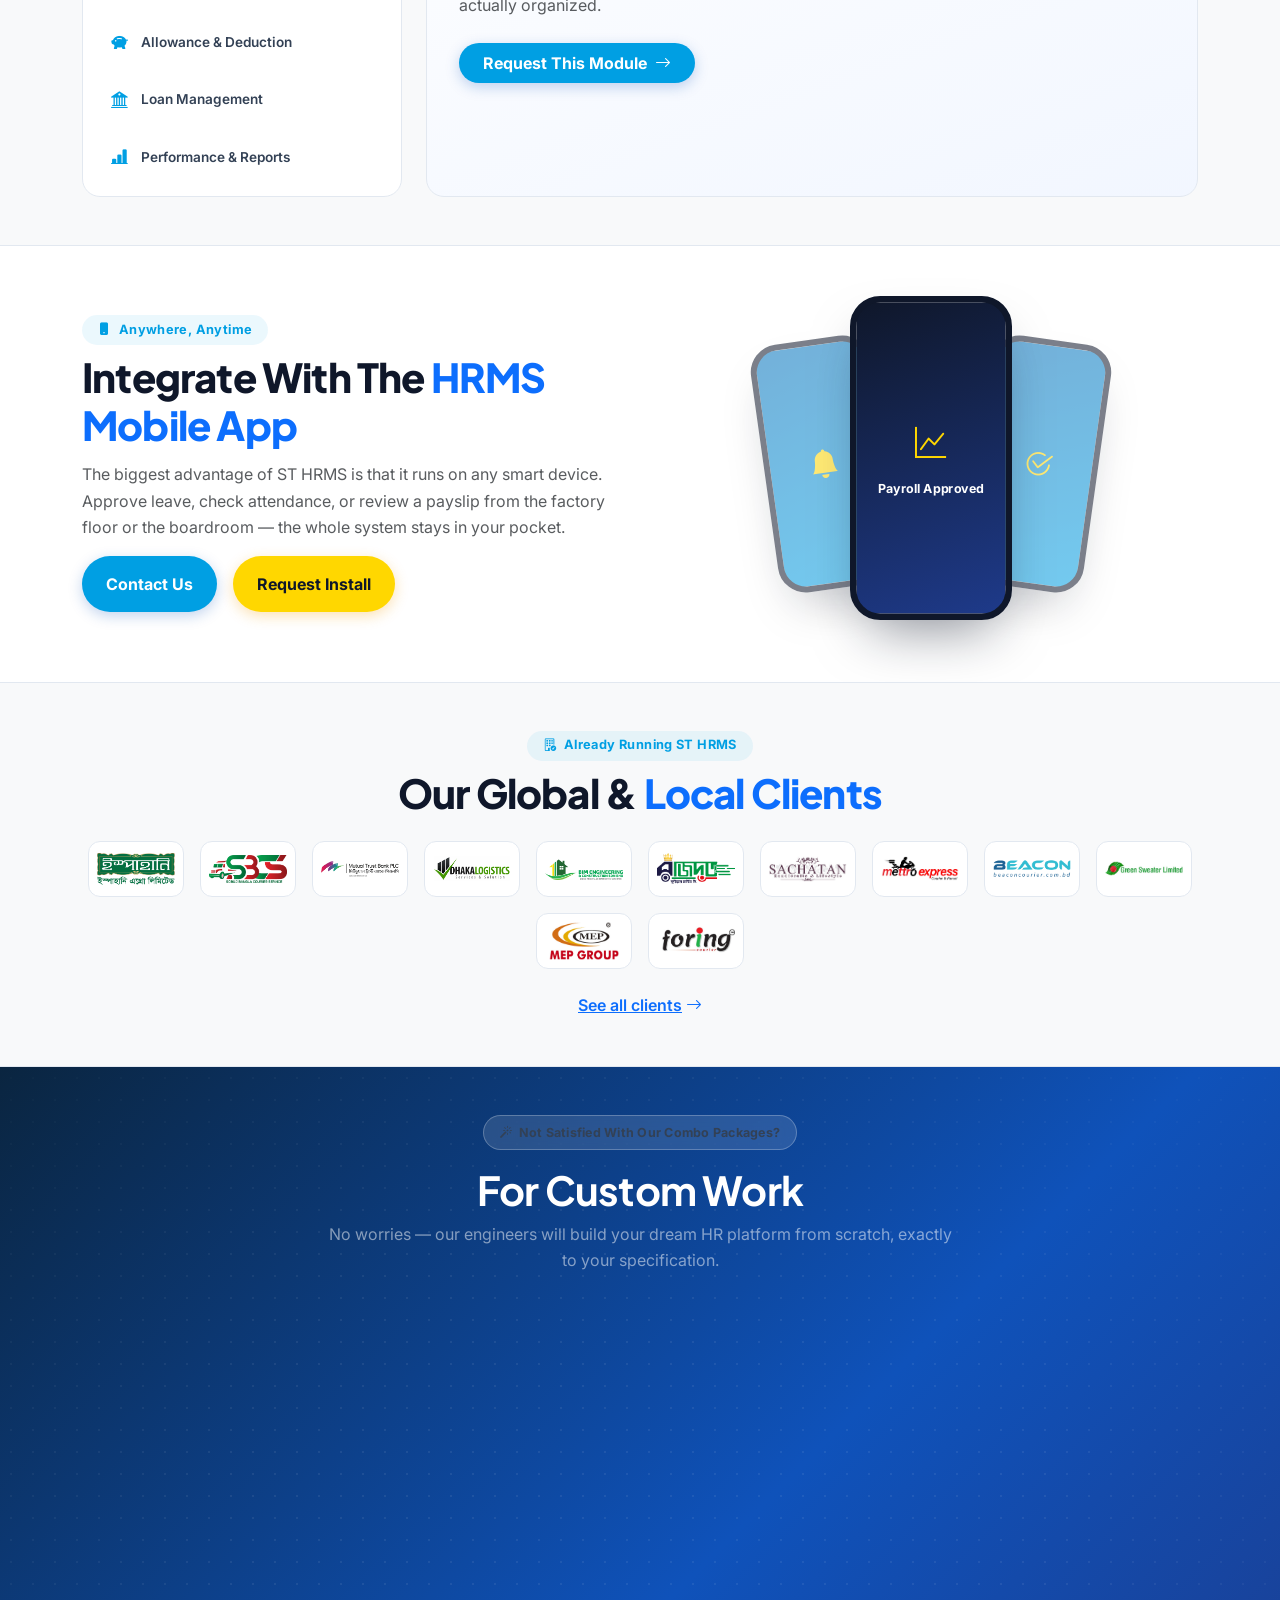
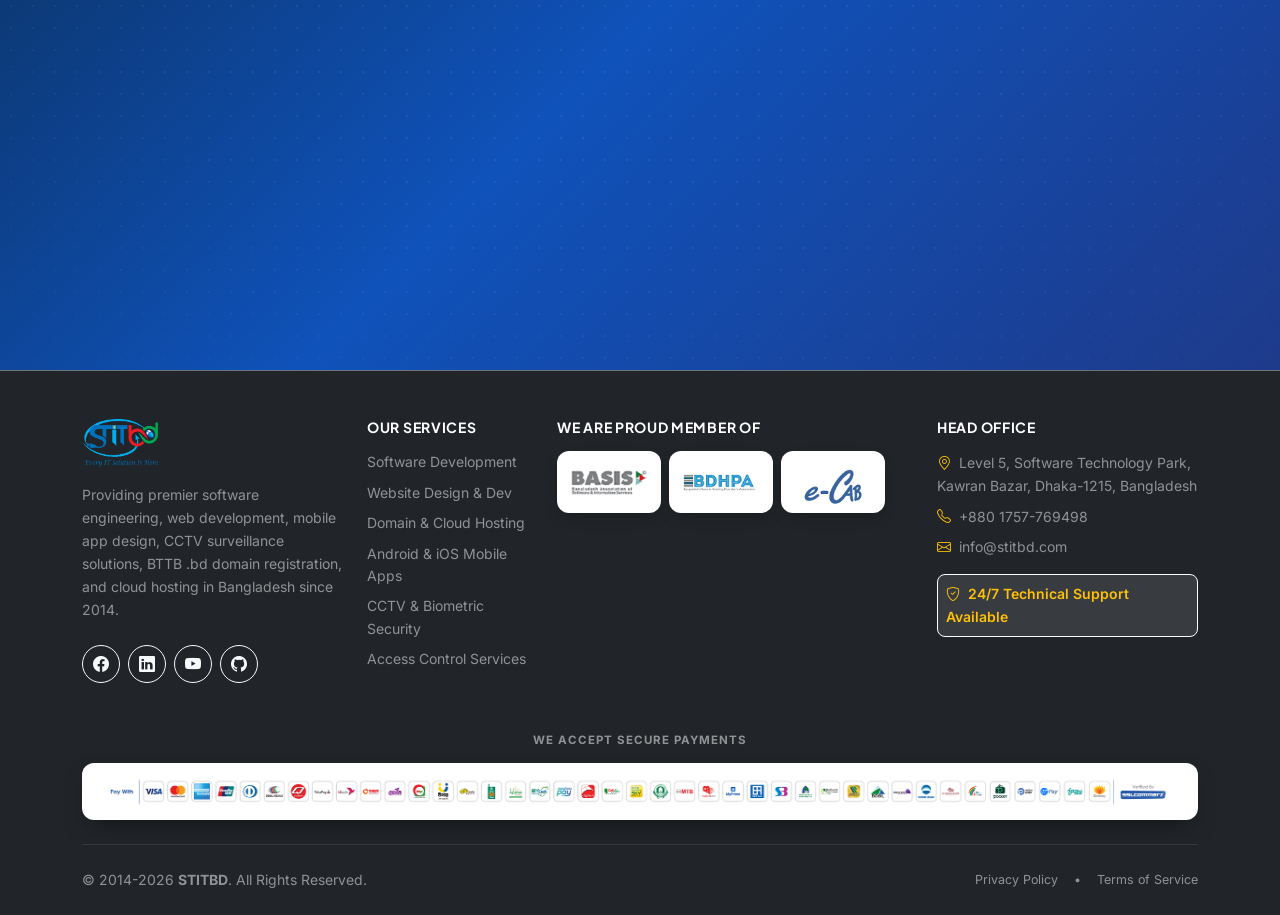
<file: accounting-software.html>
<!DOCTYPE html>
<html lang="en">

<head>
    <meta charset="UTF-8">
    <meta http-equiv="X-UA-Compatible" content="IE=edge">
    <meta name="viewport" content="width=device-width, initial-scale=1, viewport-fit=cover">

    <title>HR & Payroll Management Software | STITBD — Automate Attendance, Salary & Compliance</title>
    <meta name="description"
        content="ST HRMS by STITBD automates employee records, attendance, payroll, leave, loans, provident fund and tax — one secure platform with a mobile app, built for Bangladeshi businesses.">
    <link rel="canonical" href="https://www.stitbd.com/hr-and-payroll-management-software.html">

    <meta name="color-scheme" content="light">

    <meta property="og:type" content="website">
    <meta property="og:title" content="HR & Payroll Management Software | STITBD">
    <meta property="og:description"
        content="Automate employee records, attendance, salary processing and performance tracking with ST HRMS — 12+ years of software engineering in Bangladesh.">
    <meta property="og:url" content="https://www.stitbd.com/hr-and-payroll-management-software.html">
    <meta property="og:site_name" content="STITBD">

    <link rel="preconnect" href="https://fonts.googleapis.com">
    <link rel="preconnect" href="https://fonts.gstatic.com" crossorigin>
    <link rel="preconnect" href="https://cdn.jsdelivr.net">
    <link rel="dns-prefetch" href="//cdn.jsdelivr.net">
    <link rel="dns-prefetch" href="//fonts.googleapis.com">

    <link
        href="https://fonts.googleapis.com/css2?family=Inter:wght@300;400;500;600;700;800&family=Plus+Jakarta+Sans:wght@500;600;700;800&display=swap"
        rel="stylesheet">

    <link href="https://cdn.jsdelivr.net/npm/bootstrap@5.3.7/dist/css/bootstrap.min.css" rel="stylesheet">
    <link rel="stylesheet" href="https://cdn.jsdelivr.net/npm/bootstrap-icons@1.13.1/font/bootstrap-icons.min.css">
    <link href="https://unpkg.com/aos@2.3.4/dist/aos.css" rel="stylesheet">

    <!-- Shared site styles (header/footer/navbar/global components live here) -->
    <link rel="stylesheet" href="css/styles.css">
    <link rel="stylesheet" href="css/animations.css">
    <link rel="stylesheet" href="css/page-hero.css">
    <!-- Page-specific body styles for this product page -->
    <link rel="stylesheet" href="css/product-details.css">

    <link rel="icon" type="image/png" sizes="32x32" href="asset/favicon/favicon-32x32.png">
    <link rel="icon" type="image/png" sizes="16x16" href="asset/favicon/favicon-16x16.png">
    <link rel="apple-touch-icon" sizes="180x180" href="asset/favicon/apple-touch-icon.png">
    <link rel="manifest" href="/site.webmanifest">

    <script type="application/ld+json">
  {
    "@context": "https://schema.org",
    "@type": "SoftwareApplication",
    "name": "ST HRMS — HR & Payroll Management Software",
    "applicationCategory": "BusinessApplication",
    "operatingSystem": "Web, Android, iOS",
    "brand": { "@type": "Organization", "name": "STITBD" }
  }
  </script>
</head>

<body>

    <div id="pagePreloader">
        <div class="preloader-ring"></div>
    </div>
    <noscript>
        <style>
            body {
                opacity: 1 !important
            }

            #pagePreloader {
                display: none !important
            }
        </style>
    </noscript>

    <!-- =====================================================
     NAVBAR (identical to the rest of the site — controlled by styles.css)
     ====================================================== -->
    <nav id="mainNavbar" class="navbar navbar-expand-lg sticky-glass-navbar">
        <div class="container py-1">
            <a class="navbar-brand d-flex align-items-center gap-2" href="index.html">
                <img src="asset/logo.png" alt="STITBD Logo" style="height:55px;width:auto;object-fit:contain;">
            </a>

            <button class="navbar-toggler navbar-toggler-modern border-0 p-2 text-primary focus-ring-none" type="button"
                data-bs-toggle="offcanvas" data-bs-target="#mobileMenuNav" aria-controls="mobileMenuNav"
                aria-expanded="false" aria-label="Toggle navigation">
                <i class="bi bi-list fs-1"></i>
            </button>

            <div class="collapse navbar-collapse d-lg-flex" id="navbarNav">
                <ul class="navbar-nav ms-auto mb-2 mb-xxl-0 align-items-xxl-center gap-1 gap-xxl-1 font-medium">
                    <li class="nav-item"><a class="nav-link text-dark fw-semibold px-2" href="index.html"><i
                                class="bi bi-house-door me-1 text-primary"></i> Home</a></li>
                    <li class="nav-item"><a class="nav-link text-dark fw-semibold px-2" href="about.html">About Us</a>
                    </li>

                    <li class="nav-item dropdown">
                        <a class="nav-link text-dark fw-semibold px-2 dropdown-toggle" href="products.html"
                            role="button" aria-expanded="false">Products <i
                                class="bi bi-chevron-down dropdown-caret-icon" data-dropdown-caret></i></a>
                        <div class="dropdown-menu shadow-lg border-0 rounded-4 p-0 dropdown-mega-products"
                            id="productsDropdownMenu"></div>
                    </li>

                    <li class="nav-item dropdown">
                        <a class="nav-link text-dark fw-semibold px-2 dropdown-toggle" href="services.html"
                            role="button" aria-expanded="false">Services <i
                                class="bi bi-chevron-down dropdown-caret-icon" data-dropdown-caret></i></a>
                        <ul class="dropdown-menu shadow-lg border-0 rounded-3 p-2">
                            <li><a class="dropdown-item rounded-2" href="software-development.html">Software
                                    Development</a></li>
                            <li><a class="dropdown-item rounded-2" href="web-development.html">Website Design &
                                    Development</a></li>
                            <li><a class="dropdown-item rounded-2" href="ecommerce-development.html">e-Commerce
                                    Development</a></li>
                            <li><a class="dropdown-item rounded-2" href="domain-hosting.html">Domain Registration &
                                    Hosting</a></li>
                            <li><a class="dropdown-item rounded-2" href="mobile-app-development.html">Android & iOS App
                                    Development</a></li>
                            <li><a class="dropdown-item rounded-2" href="cctv.html">CCTV Camera</a></li>
                            <li><a class="dropdown-item rounded-2" href="access-control.html">Access Control
                                    Services</a></li>
                            <li><a class="dropdown-item rounded-2" href="digital-marketing.html">Digital Marketing</a>
                            </li>
                            <li><a class="dropdown-item rounded-2" href="email-sms-marketing.html">Email and SMS
                                    Marketing</a></li>
                        </ul>
                    </li>

                    <li class="nav-item"><a class="nav-link text-dark fw-semibold px-2" href="team.html">Our Team</a>
                    </li>
                    <li class="nav-item"><a class="nav-link text-dark fw-semibold px-2" href="clients.html">Our
                            Clients</a></li>
                    <li class="nav-item"><a class="nav-link text-dark fw-semibold px-2" href="contact.html">Contact</a>
                    </li>
                </ul>

                <div class="ms-xxl-3 d-flex align-items-center gap-2">
                    <a href="#" target="_blank" rel="noreferrer" data-wa-link class="btn-nav-whatsapp">
                        <i class="bi bi-whatsapp"></i> 24/7 Chat
                    </a>
                    <button type="button"
                        class="btn btn-brand-primary rounded-pill px-4 py-2 d-flex align-items-center gap-2"
                        data-open-quote-modal="HR & Payroll Management Software">
                        <i class="bi bi-calculator"></i>
                        <span>Get Free Quote</span>
                    </button>
                </div>
            </div>
    </nav>

    <!-- Offcanvas Drawer for Mobile -->
    <div class="offcanvas offcanvas-end rounded-start-4" tabindex="-1" id="mobileMenuNav"
        aria-labelledby="mobileMenuNavLabel">
        <div class="offcanvas-header border-bottom">
            <div class="offcanvas-title d-flex align-items-center gap-2" id="mobileMenuNavLabel">
                <img src="asset/logo.png" alt="STITBD Logo" style="height:40px;width:auto;object-fit:contain;">
            </div>
            <button type="button" class="btn-close text-reset" data-bs-dismiss="offcanvas" aria-label="Close"></button>
        </div>
        <div class="offcanvas-body d-flex flex-column justify-content-between">
            <ul class="navbar-nav gap-1">
                <li class="nav-item" data-bs-dismiss="offcanvas"><a class="nav-link fs-5 fw-semibold text-dark"
                        href="index.html"><i class="bi bi-house-door me-2 text-primary"></i> Home</a></li>
                <li class="nav-item" data-bs-dismiss="offcanvas"><a class="nav-link fs-5 fw-semibold text-dark"
                        href="about.html"><i class="bi bi-people me-2 text-primary"></i> About Us</a></li>

                <li class="nav-item mobile-accordion-item">
                    <div class="d-flex align-items-center justify-content-between">
                        <a class="nav-link fs-5 fw-semibold text-dark flex-grow-1" href="products.html"
                            data-bs-dismiss="offcanvas"><i class="bi bi-grid-3x3-gap me-2 text-primary"></i>
                            Products</a>
                        <button type="button" class="mobile-accordion-toggle" data-bs-toggle="collapse"
                            data-bs-target="#mobProducts" aria-expanded="false" aria-controls="mobProducts"
                            aria-label="Toggle Products submenu">
                            <i class="bi bi-chevron-down small"></i>
                        </button>
                    </div>
                    <div class="collapse ps-4" id="mobProducts">
                        <ul class="list-unstyled d-flex flex-column gap-2 py-2" id="mobProductsMenu"></ul>
                    </div>
                </li>

                <li class="nav-item mobile-accordion-item">
                    <div class="d-flex align-items-center justify-content-between">
                        <a class="nav-link fs-5 fw-semibold text-dark flex-grow-1" href="services.html"
                            data-bs-dismiss="offcanvas"><i class="bi bi-layers me-2 text-primary"></i> Services</a>
                        <button type="button" class="mobile-accordion-toggle" data-bs-toggle="collapse"
                            data-bs-target="#mobServices" aria-expanded="false" aria-controls="mobServices"
                            aria-label="Toggle Services submenu">
                            <i class="bi bi-chevron-down small"></i>
                        </button>
                    </div>
                    <div class="collapse ps-4" id="mobServices">
                        <ul class="list-unstyled d-flex flex-column gap-2 py-2">
                            <li data-bs-dismiss="offcanvas"><a class="text-dark text-decoration-none"
                                    href="software-development.html">Software Development</a></li>
                            <li data-bs-dismiss="offcanvas"><a class="text-dark text-decoration-none"
                                    href="web-development.html">Website Design & Development</a></li>
                            <li data-bs-dismiss="offcanvas"><a class="text-dark text-decoration-none"
                                    href="ecommerce-development.html">e-Commerce Development</a></li>
                            <li data-bs-dismiss="offcanvas"><a class="text-dark text-decoration-none"
                                    href="domain-hosting.html">Domain Registration & Hosting</a></li>
                            <li data-bs-dismiss="offcanvas"><a class="text-dark text-decoration-none"
                                    href="mobile-app-development.html">Android & iOS App Development</a></li>
                            <li data-bs-dismiss="offcanvas"><a class="text-dark text-decoration-none"
                                    href="cctv.html">CCTV Camera</a></li>
                            <li data-bs-dismiss="offcanvas"><a class="text-dark text-decoration-none"
                                    href="access-control.html">Access Control Services</a></li>
                            <li data-bs-dismiss="offcanvas"><a class="text-dark text-decoration-none"
                                    href="digital-marketing.html">Digital Marketing</a></li>
                            <li data-bs-dismiss="offcanvas"><a class="text-dark text-decoration-none"
                                    href="email-sms-marketing.html">Email and SMS Marketing</a></li>
                        </ul>
                    </div>
                </li>

                <li class="nav-item" data-bs-dismiss="offcanvas"><a class="nav-link fs-5 fw-semibold text-dark"
                        href="team.html"><i class="bi bi-people me-2 text-primary"></i> Our Team</a></li>
                <li class="nav-item" data-bs-dismiss="offcanvas"><a class="nav-link fs-5 fw-semibold text-dark"
                        href="clients.html"><i class="bi bi-people me-2 text-primary"></i> Clients</a></li>
                <li class="nav-item" data-bs-dismiss="offcanvas"><a class="nav-link fs-5 fw-semibold text-dark"
                        href="contact.html"><i class="bi bi-envelope me-2 text-primary"></i> Contact</a></li>
            </ul>

            <div class="mt-4 pt-3 border-top">
                <button type="button"
                    class="btn btn-brand-primary w-100 py-3 mb-2 rounded-3 d-flex align-items-center justify-content-center gap-2"
                    data-bs-dismiss="offcanvas" data-open-quote-modal="HR & Payroll Management Software">
                    <i class="bi bi-calculator fs-5"></i>
                    <span>Get Free Project Quote</span>
                </button>
                <a href="#" target="_blank" rel="noreferrer" data-wa-link
                    class="btn btn-outline-success w-100 py-2 rounded-3 d-flex align-items-center justify-content-center gap-2 fw-semibold">
                    <i class="bi bi-whatsapp"></i> Chat on WhatsApp (24/7)
                </a>
            </div>
        </div>
    </div>

    <main class="flex-grow-1">

        <!-- =====================================================
             1. PRODUCT HERO — parallax layers, brand gradient
        ====================================================== -->
        <section class="hrms-hero" id="hrmsHero">
            <div class="hrms-hero-pattern"></div>
            <div class="hrms-parallax-field" id="hrmsParallaxField" aria-hidden="true">
                <i class="bi bi-cash-coin hrms-parallax-icon" data-depth="0.9" style="top:14%; left:6%;"></i>
                <i class="bi bi-fingerprint hrms-parallax-icon" data-depth="0.5" style="top:64%; left:11%;"></i>
                <i class="bi bi-calendar2-week hrms-parallax-icon" data-depth="0.7" style="top:20%; left:88%;"></i>
                <i class="bi bi-graph-up-arrow hrms-parallax-icon" data-depth="0.4" style="top:74%; left:82%;"></i>
                <i class="bi bi-clock-history hrms-parallax-icon" data-depth="0.65" style="top:44%; left:93%;"></i>
                <i class="bi bi-person-badge hrms-parallax-icon" data-depth="0.35" style="top:8%; left:46%;"></i>
            </div>

            <div class="container">
                <div class="row align-items-center g-5">
                    <div class="col-12 col-lg-6 text-center text-lg-start" data-aos="fade-up">
                        <span class="page-hero-badge"><i class="bi bi-mortarboard"></i> ST HRMS · Since 2014</span>
                        <h1 class="hrms-hero-title">All-in-One <span class="accent-gold">HR & Payroll</span><br>
                            Management Software</h1>
                        <p class="lead hrms-hero-lead">Streamline hiring to retirement in one secure platform. ST HRMS
                            automates attendance, salary, leave, tax and performance — with a mobile app your whole
                            team can use from day one.</p>
                        <div
                            class="d-flex flex-wrap gap-3 justify-content-center justify-content-lg-start hero-cta-row">
                            <button type="button"
                                class="btn btn-brand-gold btn-lg rounded-pill px-4 py-3 fw-bold d-flex align-items-center justify-content-center gap-2"
                                data-open-quote-modal="HR & Payroll Management Software">
                                <i class="bi bi-headset"></i><span>Contact Us</span>
                            </button>
                            <a href="#hrms-modules"
                                class="btn btn-outline-light btn-lg rounded-pill px-4 py-3 fw-bold d-flex align-items-center justify-content-center gap-2">
                                <span>See Live Demo</span><i class="bi bi-play-circle"></i>
                            </a>
                        </div>
                        <div class="page-hero-chip-row justify-content-center justify-content-lg-start mt-4">
                            <span class="page-hero-chip"><strong>13+</strong> Core Modules</span>
                            <span class="page-hero-chip"><strong>24/7</strong> Support</span>
                            <span class="page-hero-chip"><strong>4.9</strong>/5 Rated</span>
                        </div>
                    </div>

                    <div class="col-12 col-lg-6" data-aos="zoom-in" data-aos-delay="120">
                        <div class="hrms-hero-visual">
                            <div class="hrms-mock-window">
                                <div class="hrms-mock-titlebar">
                                    <span></span><span></span><span></span>
                                    <span class="hrms-mock-titlebar-label">ST HRMS Dashboard</span>
                                </div>
                                <div class="hrms-mock-body">
                                    <div class="hrms-mock-kpi">
                                        <i class="bi bi-people-fill"></i>
                                        <div><strong>248</strong><span>Active Employees</span></div>
                                    </div>
                                    <div class="hrms-mock-kpi">
                                        <i class="bi bi-calendar-check-fill"></i>
                                        <div><strong>96.4%</strong><span>Attendance Rate</span></div>
                                    </div>
                                    <div class="hrms-mock-bars" aria-hidden="true">
                                        <span style="--h:38%"></span><span style="--h:62%"></span><span
                                            style="--h:44%"></span>
                                        <span style="--h:80%"></span><span style="--h:55%"></span><span
                                            style="--h:70%"></span>
                                        <span style="--h:50%"></span>
                                    </div>
                                    <div class="hrms-mock-row"><i class="bi bi-check-circle-fill"></i> Payroll run —
                                        August, verified</div>
                                    <div class="hrms-mock-row"><i class="bi bi-check-circle-fill"></i> Biometric sync —
                                        6 branches</div>
                                </div>
                            </div>
                        </div>
                    </div>
                </div>
            </div>
        </section>

        <!-- =====================================================
             2. CORE OBJECTIVES
        ====================================================== -->
        <section class="py-5 py-lg-6 bg-white border-bottom border-soft">
            <div class="container">
                <div class="row g-5 align-items-center mb-4">
                    <div class="col-12 col-lg-6" data-aos="fade-right">
                        <span class="section-badge"><i class="bi bi-bullseye me-1"></i> Why ST HRMS</span>
                        <h2 class="section-title">ST HRMS Software<br><span class="text-primary">Core Objectives</span>
                        </h2>
                        <p class="section-sub mx-0">Driving HR efficiency through automation, accuracy and a single
                            source of truth for every employee record your company holds.</p>
                        <button type="button" class="btn btn-brand-primary rounded-pill px-4 py-3 fw-bold mt-2"
                            data-open-quote-modal="HR & Payroll Management Software">
                            Get in Touch
                        </button>
                    </div>
                    <div class="col-12 col-lg-6" data-aos="fade-left" data-aos-delay="100">
                        <div class="row g-3" id="hrmsObjectivesGrid"></div>
                    </div>
                </div>
            </div>
        </section>

        <!-- =====================================================
             3. KEY FEATURES
        ====================================================== -->
        <section class="py-5 py-lg-6 bg-light border-bottom border-soft">
            <div class="container">
                <div class="text-center mx-auto mb-5" style="max-width:720px;" data-aos="fade-up">
                    <span class="section-badge"><i class="bi bi-stars me-1"></i> Full Feature Set</span>
                    <h2 class="section-title">Key Features of Our <span class="text-primary">HRMS Software</span></h2>
                    <p class="section-sub">Every time-saving feature a growing HR department needs — from onboarding to
                        the final settlement — built into one platform.</p>
                </div>
                <div class="row g-3 g-md-4" id="hrmsFeaturesGrid"></div>
            </div>
        </section>

        <!-- =====================================================
             4. DATA WAREHOUSE
        ====================================================== -->
        <section class="py-5 py-lg-6 bg-white border-bottom border-soft">
            <div class="container">
                <div class="text-center mx-auto mb-5" style="max-width:700px;" data-aos="fade-up">
                    <span class="section-badge"><i class="bi bi-database-fill-check me-1"></i> One Source of
                        Truth</span>
                    <h2 class="section-title">HRMS Software Will Be Your<br><span class="text-primary">Organization Data
                            Warehouse</span></h2>
                </div>
                <div class="row g-4">
                    <div class="col-12 col-md-6" data-aos="fade-up" data-aos-delay="80">
                        <div class="hrms-warehouse-card">
                            <div class="hrms-warehouse-icon bg-primary-soft text-primary"><i
                                    class="bi bi-person-lines-fill"></i></div>
                            <h5 class="fw-bold mb-2">Employee Personal & Performance Data</h5>
                            <p class="text-muted small mb-0">Profiles, documents, KPI history and appraisal records kept
                                in one searchable place — accessible by role, not by spreadsheet.</p>
                        </div>
                    </div>
                    <div class="col-12 col-md-6" data-aos="fade-up" data-aos-delay="160">
                        <div class="hrms-warehouse-card">
                            <div class="hrms-warehouse-icon bg-success-subtle text-success"><i
                                    class="bi bi-clipboard2-data-fill"></i></div>
                            <h5 class="fw-bold mb-2">Recruitment & Hiring Data</h5>
                            <p class="text-muted small mb-0">Applicant pipelines, interview notes and onboarding
                                checklists flow straight into the employee record once a candidate is hired.</p>
                        </div>
                    </div>
                </div>
            </div>
        </section>

        <!-- =====================================================
             5. MODULES EXPLORER (tabbed)
        ====================================================== -->
        <section id="hrms-modules" class="py-5 py-lg-6 bg-light border-bottom border-soft">
            <div class="container">
                <div class="text-center mx-auto mb-5" style="max-width:760px;" data-aos="fade-up">
                    <span class="section-badge"><i class="bi bi-grid-3x3-gap-fill me-1"></i> Explore The Platform</span>
                    <h2 class="section-title">Complete HRMS Modules for <span class="text-primary">End-to-End HR
                            Management</span></h2>
                    <p class="section-sub">Every module is built with flexible, role-based settings so it fits your
                        organization's structure — not the other way around.</p>
                </div>

                <div class="hrms-modules-shell" data-aos="fade-up" data-aos-delay="100">
                    <div class="hrms-modules-nav" id="hrmsModulesNav" role="tablist"></div>
                    <div class="hrms-modules-panel" id="hrmsModulesPanel"></div>
                </div>
            </div>
        </section>

        <!-- =====================================================
             6. MOBILE APP INTEGRATION
        ====================================================== -->
        <section class="py-5 py-lg-6 bg-white border-bottom border-soft overflow-hidden">
            <div class="container">
                <div class="row g-5 align-items-center">
                    <div class="col-12 col-lg-6" data-aos="fade-right">
                        <span class="section-badge"><i class="bi bi-phone-fill me-1"></i> Anywhere, Anytime</span>
                        <h2 class="section-title">Integrate With The <span class="text-primary">HRMS Mobile App</span>
                        </h2>
                        <p class="text-muted leading-relaxed">The biggest advantage of ST HRMS is that it runs on any
                            smart device. Approve leave, check attendance, or review a payslip from the factory floor
                            or the boardroom — the whole system stays in your pocket.</p>
                        <div class="d-flex flex-wrap gap-3 mt-3">
                            <button type="button" class="btn btn-brand-primary rounded-pill px-4 py-3 fw-bold"
                                data-open-quote-modal="HR & Payroll Management Software">Contact Us</button>
                            <button type="button" class="btn btn-brand-gold rounded-pill px-4 py-3 fw-bold"
                                data-open-quote-modal="HR & Payroll Management Software">Request Install</button>
                        </div>
                    </div>
                    <div class="col-12 col-lg-6" data-aos="fade-left" data-aos-delay="100">
                        <div class="hrms-phones-row">
                            <div class="hrms-phone-mock hrms-phone-mock--back"><i class="bi bi-bell-fill"></i></div>
                            <div class="hrms-phone-mock hrms-phone-mock--front">
                                <i class="bi bi-graph-up"></i>
                                <span>Payroll Approved</span>
                            </div>
                            <div class="hrms-phone-mock hrms-phone-mock--back"><i class="bi bi-check2-circle"></i></div>
                        </div>
                    </div>
                </div>
            </div>
        </section>

        <!-- =====================================================
             7. TRUSTED BY (condensed client strip)
        ====================================================== -->
        <section class="py-5 bg-light border-bottom border-soft">
            <div class="container text-center">
                <span class="section-badge"><i class="bi bi-building-check me-1"></i> Already Running ST HRMS</span>
                <h2 class="section-title mb-4">Our Global & <span class="text-primary">Local Clients</span></h2>
                <div class="d-flex flex-wrap justify-content-center gap-3" id="hrmsClientsStrip" data-aos="fade-up">
                </div>
                <a href="clients.html" class="fw-semibold text-primary d-inline-flex align-items-center gap-1 mt-4">
                    See all clients <i class="bi bi-arrow-right"></i>
                </a>
            </div>
        </section>

        <!-- =====================================================
             8. CUSTOM WORK CTA + CONTACT
        ====================================================== -->
        <section class="py-5 py-lg-6 hrms-custom-cta">
            <div class="container position-relative">
                <div class="text-center mx-auto mb-5" style="max-width:640px;" data-aos="fade-up">
                    <span class="page-hero-badge"><i class="bi bi-magic"></i> Not Satisfied With Our Combo
                        Packages?</span>
                    <h2 class="fw-extrabold font-heading text-white display-6 mb-2">For Custom Work</h2>
                    <p class="text-white-50 mb-0">No worries — our engineers will build your dream HR platform from
                        scratch, exactly to your specification.</p>
                </div>

                <div class="row g-4 justify-content-center">
                    <div class="col-12 col-lg-7" data-aos="fade-up" data-aos-delay="80">
                        <div class="hrms-custom-form-card">
                            <h5 class="fw-bold text-dark mb-3">Request Custom Solution</h5>
                            <form id="hrmsCustomForm">
                                <div class="row g-3">
                                    <div class="col-md-6">
                                        <label class="form-label small fw-semibold text-dark">Name *</label>
                                        <input type="text" id="hrmsCustomName" required
                                            class="form-control form-control-lg focus-ring-none">
                                    </div>
                                    <div class="col-md-6">
                                        <label class="form-label small fw-semibold text-dark">Email Address *</label>
                                        <input type="email" id="hrmsCustomEmail" required
                                            class="form-control form-control-lg focus-ring-none">
                                    </div>
                                    <div class="col-md-6">
                                        <label class="form-label small fw-semibold text-dark">Phone Number</label>
                                        <input type="tel" id="hrmsCustomPhone"
                                            class="form-control form-control-lg focus-ring-none">
                                    </div>
                                    <div class="col-md-6">
                                        <label class="form-label small fw-semibold text-dark">Country</label>
                                        <input type="text" id="hrmsCustomCountry"
                                            class="form-control form-control-lg focus-ring-none" value="Bangladesh">
                                    </div>
                                    <div class="col-12">
                                        <label class="form-label small fw-semibold text-dark">Describe Your
                                            Requirements</label>
                                        <textarea rows="3" id="hrmsCustomNotes"
                                            class="form-control focus-ring-none"></textarea>
                                    </div>
                                    <div class="col-12">
                                        <label class="form-label small fw-semibold text-dark">Attach Files (if
                                            any)</label>
                                        <input type="file" class="form-control focus-ring-none">
                                        <span class="extra-small text-muted d-block mt-1">Max file size: 5MB</span>
                                    </div>
                                </div>
                                <button type="submit"
                                    class="btn btn-brand-primary btn-lg rounded-pill px-5 fw-bold mt-4 w-100">
                                    <i class="bi bi-send-fill me-2"></i>Submit Request
                                </button>
                            </form>
                        </div>
                    </div>

                    <div class="col-12 col-lg-4" data-aos="fade-up" data-aos-delay="160">
                        <div class="hrms-custom-form-card h-100">
                            <h5 class="fw-bold text-dark mb-3">Get In Touch</h5>
                            <p class="text-muted small mb-4">Reach out for custom projects and other inquiries — we're
                                happy to help.</p>
                            <a href="mailto:#" data-company-email-link class="page-hero-contact-row mb-3">
                                <span class="page-hero-contact-icon bg-primary"><i
                                        class="bi bi-envelope-fill"></i></span>
                                <div><strong class="d-block small text-dark">Email</strong><span data-company-email
                                        class="extra-small text-muted"></span></div>
                            </a>
                            <a href="#" target="_blank" rel="noreferrer" data-wa-link
                                class="page-hero-contact-row mb-3">
                                <span class="page-hero-contact-icon bg-success"><i class="bi bi-whatsapp"></i></span>
                                <div><strong class="d-block small text-dark">WhatsApp</strong><span
                                        data-company-phone-primary class="extra-small text-muted"></span></div>
                            </a>
                            <a href="tel:#" data-company-phone-link class="page-hero-contact-row">
                                <span class="page-hero-contact-icon" style="background:var(--gold);color:#0f172a;"><i
                                        class="bi bi-telephone-fill"></i></span>
                                <div><strong class="d-block small text-dark">Call Us</strong><span
                                        data-company-phone-secondary class="extra-small text-muted"></span></div>
                            </a>
                        </div>
                    </div>
                </div>
            </div>
        </section>

    </main>

    <!-- =====================================================
       FOOTER (identical to the rest of the site — controlled by styles.css)
  ====================================================== -->
    <footer class="bg-dark text-white pt-5 pb-4 position-relative border-top border-secondary">
        <div class="container">
            <div class="row g-4 mb-5">
                <div class="col-12 col-lg-3 col-md-6">
                    <a class="d-flex align-items-center gap-2 text-decoration-none mb-3" href="index.html">
                        <img src="asset/logo.png" alt="STITBD Logo" style="height:48px;width:auto;object-fit:contain;">
                    </a>
                    <p class="text-white-50 small leading-relaxed mb-4">
                        Providing premier software engineering, web development, mobile app design, CCTV surveillance
                        solutions, BTTB .bd domain registration, and cloud hosting in Bangladesh since <span
                            data-since-year>2014</span>.
                    </p>
                    <div class="d-flex align-items-center gap-2">
                        <a href="#" target="_blank" rel="noreferrer" data-fb-link
                            class="btn btn-outline-light rounded-circle p-2 d-flex align-items-center justify-content-center"
                            style="width:38px;height:38px;" aria-label="Facebook"><i class="bi bi-facebook"></i></a>
                        <a href="#" target="_blank" rel="noreferrer" data-li-link
                            class="btn btn-outline-light rounded-circle p-2 d-flex align-items-center justify-content-center"
                            style="width:38px;height:38px;" aria-label="LinkedIn"><i class="bi bi-linkedin"></i></a>
                        <a href="#" target="_blank" rel="noreferrer" data-yt-link
                            class="btn btn-outline-light rounded-circle p-2 d-flex align-items-center justify-content-center"
                            style="width:38px;height:38px;" aria-label="YouTube"><i class="bi bi-youtube"></i></a>
                        <a href="#" target="_blank" rel="noreferrer" data-gh-link
                            class="btn btn-outline-light rounded-circle p-2 d-flex align-items-center justify-content-center"
                            style="width:38px;height:38px;" aria-label="GitHub"><i class="bi bi-github"></i></a>
                    </div>
                </div>

                <div class="col-12 col-lg-2 col-md-6">
                    <h6 class="fw-bold font-heading text-white mb-3 text-uppercase small tracking-wider">Our Services
                    </h6>
                    <ul class="list-unstyled d-flex flex-column gap-2 small text-white-50 mb-0">
                        <li><a href="index.html#services"
                                class="text-white-50 text-decoration-none hover-white">Software Development</a></li>
                        <li><a href="index.html#services" class="text-white-50 text-decoration-none hover-white">Website
                                Design & Dev</a></li>
                        <li><a href="index.html#domain-search"
                                class="text-white-50 text-decoration-none hover-white">Domain & Cloud Hosting</a></li>
                        <li><a href="index.html#services" class="text-white-50 text-decoration-none hover-white">Android
                                & iOS Mobile Apps</a></li>
                        <li><a href="index.html#services" class="text-white-50 text-decoration-none hover-white">CCTV &
                                Biometric Security</a></li>
                        <li><a href="index.html#services" class="text-white-50 text-decoration-none hover-white">Access
                                Control Services</a></li>
                    </ul>
                </div>

                <div class="col-12 col-lg-4 col-md-6">
                    <h6 class="fw-bold font-heading text-white mb-3 text-uppercase small tracking-wider">We Are Proud
                        Member Of</h6>
                    <div class="d-flex flex-wrap gap-2 footer-membership-grid">
                        <div class="footer-membership-badge"
                            title="BASIS — Bangladesh Association of Software & Information Services"><img
                                src="asset/membership/basis.png" alt="BASIS Member" loading="lazy"></div>
                        <div class="footer-membership-badge"
                            title="BDHPA — Bangladesh Domain Hosting Provider's Association"><img
                                src="asset/membership/bdhpa.png" alt="BDHPA Member" loading="lazy"></div>
                        <div class="footer-membership-badge" title="e-CAB — E-commerce Association of Bangladesh"><img
                                src="asset/membership/e-cab.png" alt="e-CAB Member" loading="lazy"></div>
                    </div>
                </div>

                <div class="col-lg-3 col-md-6">
                    <h6 class="fw-bold font-heading text-white mb-3 text-uppercase small tracking-wider">Head Office
                    </h6>
                    <p class="text-white-50 small leading-relaxed mb-2"><i
                            class="bi bi-geo-alt text-warning me-2"></i><span data-company-address></span></p>
                    <p class="text-white-50 small mb-2"><i class="bi bi-telephone text-warning me-2"></i><span
                            data-company-phone-primary></span></p>
                    <p class="text-white-50 small mb-3"><i class="bi bi-envelope text-warning me-2"></i><span
                            data-company-email></span></p>
                    <div
                        class="p-2 bg-white bg-opacity-10 rounded-3 border border-white border-opacity-15 small text-warning font-semibold">
                        <i class="bi bi-shield-check me-1"></i> 24/7 Technical Support Available
                    </div>
                </div>
            </div>

            <div class="footer-payment-strip text-center">
                <span class="footer-payment-label">We Accept Secure Payments</span>
                <div class="footer-payment-card d-inline-flex align-items-center justify-content-center">
                    <img src="asset/payment-gateway.png" alt="Accepted Payment Gateways"
                        class="footer-payment-img d-none d-md-block" loading="lazy">
                    <img src="asset/payment-gateway-mobile.png" alt="Accepted Payment Gateways"
                        class="footer-payment-img d-md-none" loading="lazy">
                </div>
            </div>

            <hr class="border-secondary my-4">

            <div
                class="d-flex flex-column flex-md-row align-items-center justify-content-between gap-3 text-white-50 small">
                <div>&copy; 2014-<span data-copyright-year>2026</span> <strong>STITBD</strong>. All Rights Reserved.
                </div>
                <div class="d-flex align-items-center gap-3 extra-small">
                    <span>Privacy Policy</span><span>&bull;</span><span>Terms of Service</span>
                </div>
            </div>
        </div>
    </footer>

    <!-- =====================================================
       COST ESTIMATOR / QUOTE MODAL (identical markup — required for Get Free Quote buttons)
  ====================================================== -->
    <div class="modal fade bg-dark bg-opacity-50 backdrop-blur" id="quoteModal" tabindex="-1" role="dialog"
        style="z-index:1060;">
        <div class="modal-dialog modal-dialog-centered modal-lg modal-dialog-scrollable">
            <div class="modal-content shadow-lg border-0 rounded-4">
                <div class="modal-header bg-primary text-white p-4 rounded-top-4 align-items-center">
                    <div class="d-flex align-items-center gap-3">
                        <div class="bg-white text-primary rounded-circle p-2 d-flex align-items-center justify-content-center"
                            style="width:48px;height:48px;"><i class="bi bi-calculator-fill fs-4"></i></div>
                        <div>
                            <h4 class="modal-title font-heading fw-extrabold text-white mb-0">Project Cost Estimator &
                                Consultation</h4>
                            <span class="text-white-50 small">Get an instant estimation and official callback from
                                STITBD technical team</span>
                        </div>
                    </div>
                    <button type="button" class="btn-close btn-close-white" data-close-quote-modal
                        aria-label="Close"></button>
                </div>

                <div class="modal-body p-4">
                    <div id="quoteFormSection">
                        <form id="quoteForm">
                            <div class="row g-3 mb-4">
                                <div class="col-12 col-md-6">
                                    <label class="form-label fw-bold text-dark small">1. Select Requirement Type</label>
                                    <select id="quoteServiceType"
                                        class="form-select form-select-lg fs-6 focus-ring-none">
                                        <option value="Ready Software Purchase" selected>Ready Software Purchase (20+
                                            List)</option>
                                        <option value="Custom Software Development">Custom Software Development</option>
                                        <option value="Website Design & Development">Website Design & E-Commerce
                                        </option>
                                        <option value="Android & iOS App Development">Android & iOS App Development
                                        </option>
                                        <option value="Domain & Cloud Hosting">Domain Registration & Hosting</option>
                                        <option value="CCTV & Security System">CCTV & Biometric Access Setup</option>
                                        <option value="Digital Marketing & SEO">Digital Marketing & SEO</option>
                                    </select>
                                </div>
                                <div class="col-12 col-md-6" id="quoteProductField">
                                    <label class="form-label fw-bold text-dark small">Select Ready Software
                                        Product</label>
                                    <select id="quoteProduct"
                                        class="form-select form-select-lg fs-6 focus-ring-none"></select>
                                </div>
                                <div class="col-md-6">
                                    <label class="form-label fw-bold text-dark small">2. Business Scale</label>
                                    <select id="quoteScale" class="form-select form-select-lg fs-6 focus-ring-none">
                                        <option value="Startup / Single Counter">Startup / Single Counter</option>
                                        <option value="Small / Medium Enterprise" selected>Small / Medium Enterprise
                                            (1-5 Branches)</option>
                                        <option value="Large Corporation">Large Corporation / Multi-Branch Factory
                                        </option>
                                    </select>
                                </div>
                                <div class="col-md-6">
                                    <label class="form-label fw-bold text-dark small">3. Target Timeline</label>
                                    <select id="quoteTimeline" class="form-select form-select-lg fs-6 focus-ring-none">
                                        <option value="Urgent (1-2 Weeks)">Urgent (1-2 Weeks)</option>
                                        <option value="Standard (2-4 Weeks)" selected>Standard (2-4 Weeks)</option>
                                        <option value="Flexible Scope">Flexible Scope / Long Term</option>
                                    </select>
                                </div>
                            </div>

                            <div id="quoteDynamicFields" class="row g-3 mb-4"></div>

                            <hr class="my-4">
                            <h6 class="fw-bold text-dark font-heading mb-3">Your Contact Details</h6>
                            <div class="row g-3 mb-4">
                                <div class="col-md-6">
                                    <label class="form-label fw-semibold text-dark small">Your Name / Organization
                                        *</label>
                                    <input type="text" id="quoteName" required
                                        placeholder="e.g. Tanvir Ahmed (Green Valley Ltd)"
                                        class="form-control form-control-lg fs-6 focus-ring-none">
                                </div>
                                <div class="col-md-6">
                                    <label class="form-label fw-semibold text-dark small">Phone / Mobile Number
                                        *</label>
                                    <input type="tel" id="quotePhone" required placeholder="e.g. 01711000000"
                                        class="form-control form-control-lg fs-6 focus-ring-none">
                                </div>
                                <div class="col-md-6">
                                    <label class="form-label fw-semibold text-dark small">Email Address</label>
                                    <input type="email" id="quoteEmail" placeholder="e.g. tanvir@company.com"
                                        class="form-control form-control-lg fs-6 focus-ring-none">
                                </div>
                                <div class="col-md-6">
                                    <label class="form-label fw-semibold text-dark small">Special Requirements /
                                        Notes</label>
                                    <textarea rows="2" id="quoteNotes"
                                        placeholder="Mention any custom modules or specific requirements..."
                                        class="form-control focus-ring-none"></textarea>
                                </div>
                            </div>

                            <div class="d-flex align-items-center justify-content-between pt-2">
                                <button type="button" class="btn btn-outline-secondary rounded-pill px-4"
                                    data-close-quote-modal>Cancel</button>
                                <button type="submit"
                                    class="btn btn-brand-primary btn-lg rounded-pill px-5 fw-bold shadow-sm">Submit
                                    Quote Request</button>
                            </div>
                        </form>
                    </div>

                    <div id="quoteSuccessSection" class="text-center py-5 d-none">
                        <div class="bg-success text-white rounded-circle p-3 d-inline-flex mb-3"><i
                                class="bi bi-check-lg fs-1"></i></div>
                        <h4 class="fw-bold font-heading text-dark mb-2">Quote Request Received!</h4>
                        <p class="text-muted max-w-md mx-auto mb-4">
                            Thank you, <strong id="quoteSuccessName"></strong>! Our senior engineer will analyze your
                            requirements
                            for <strong id="quoteSuccessServiceType"></strong> and contact you at <strong
                                id="quoteSuccessPhone"></strong> within 1-2 hours.
                        </p>
                        <div class="d-flex justify-content-center gap-3">
                            <a href="#" id="quoteSuccessWaBtn" target="_blank" rel="noreferrer"
                                class="btn btn-success rounded-pill px-4 fw-bold d-flex align-items-center gap-2">
                                <i class="bi bi-whatsapp"></i> Chat Instant on WhatsApp
                            </a>
                            <button type="button" class="btn btn-outline-secondary rounded-pill px-4"
                                data-close-quote-modal>Close Window</button>
                        </div>
                    </div>
                </div>
            </div>
        </div>
    </div>

    <!-- Bootstrap 5.3 JS Bundle -->
    <script src="https://cdn.jsdelivr.net/npm/bootstrap@5.3.3/dist/js/bootstrap.bundle.min.js"
        integrity="sha384-YvpcrYf0tY3lHB60NNkmXc5s9fDVZLESaAA55NDzOxhy9GkcIdslK1eN7N6jIeHz"
        crossorigin="anonymous"></script>
    <!-- AOS -->
    <script src="https://unpkg.com/aos@2.3.1/dist/aos.js"></script>

    <!-- Data layer + shared app logic (navbar, footer, quote modal) — same as every page -->
    <script src="js/data.js"></script>
    <script src="js/app.js"></script>
    <!-- Page-specific logic for this product page only -->
    <script src="js/hrms.js"></script>

</body>

</html>
</file>
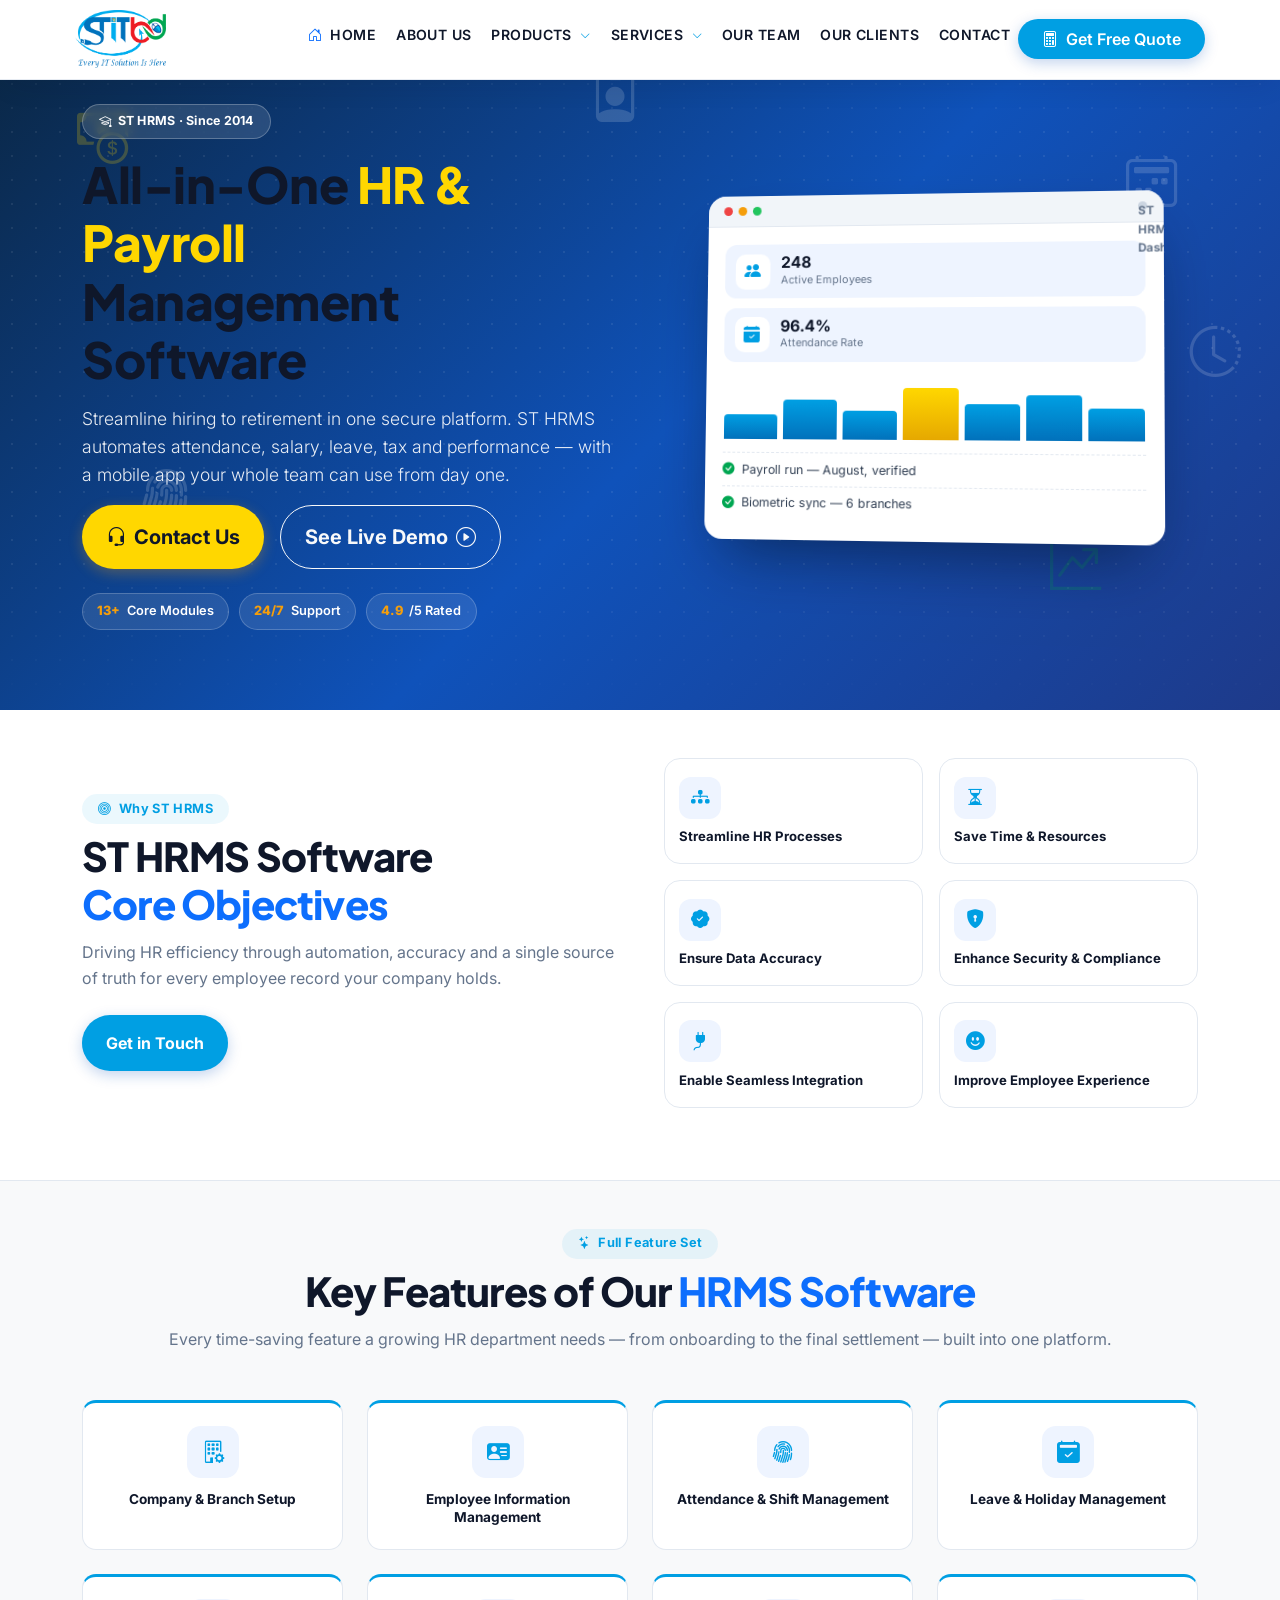
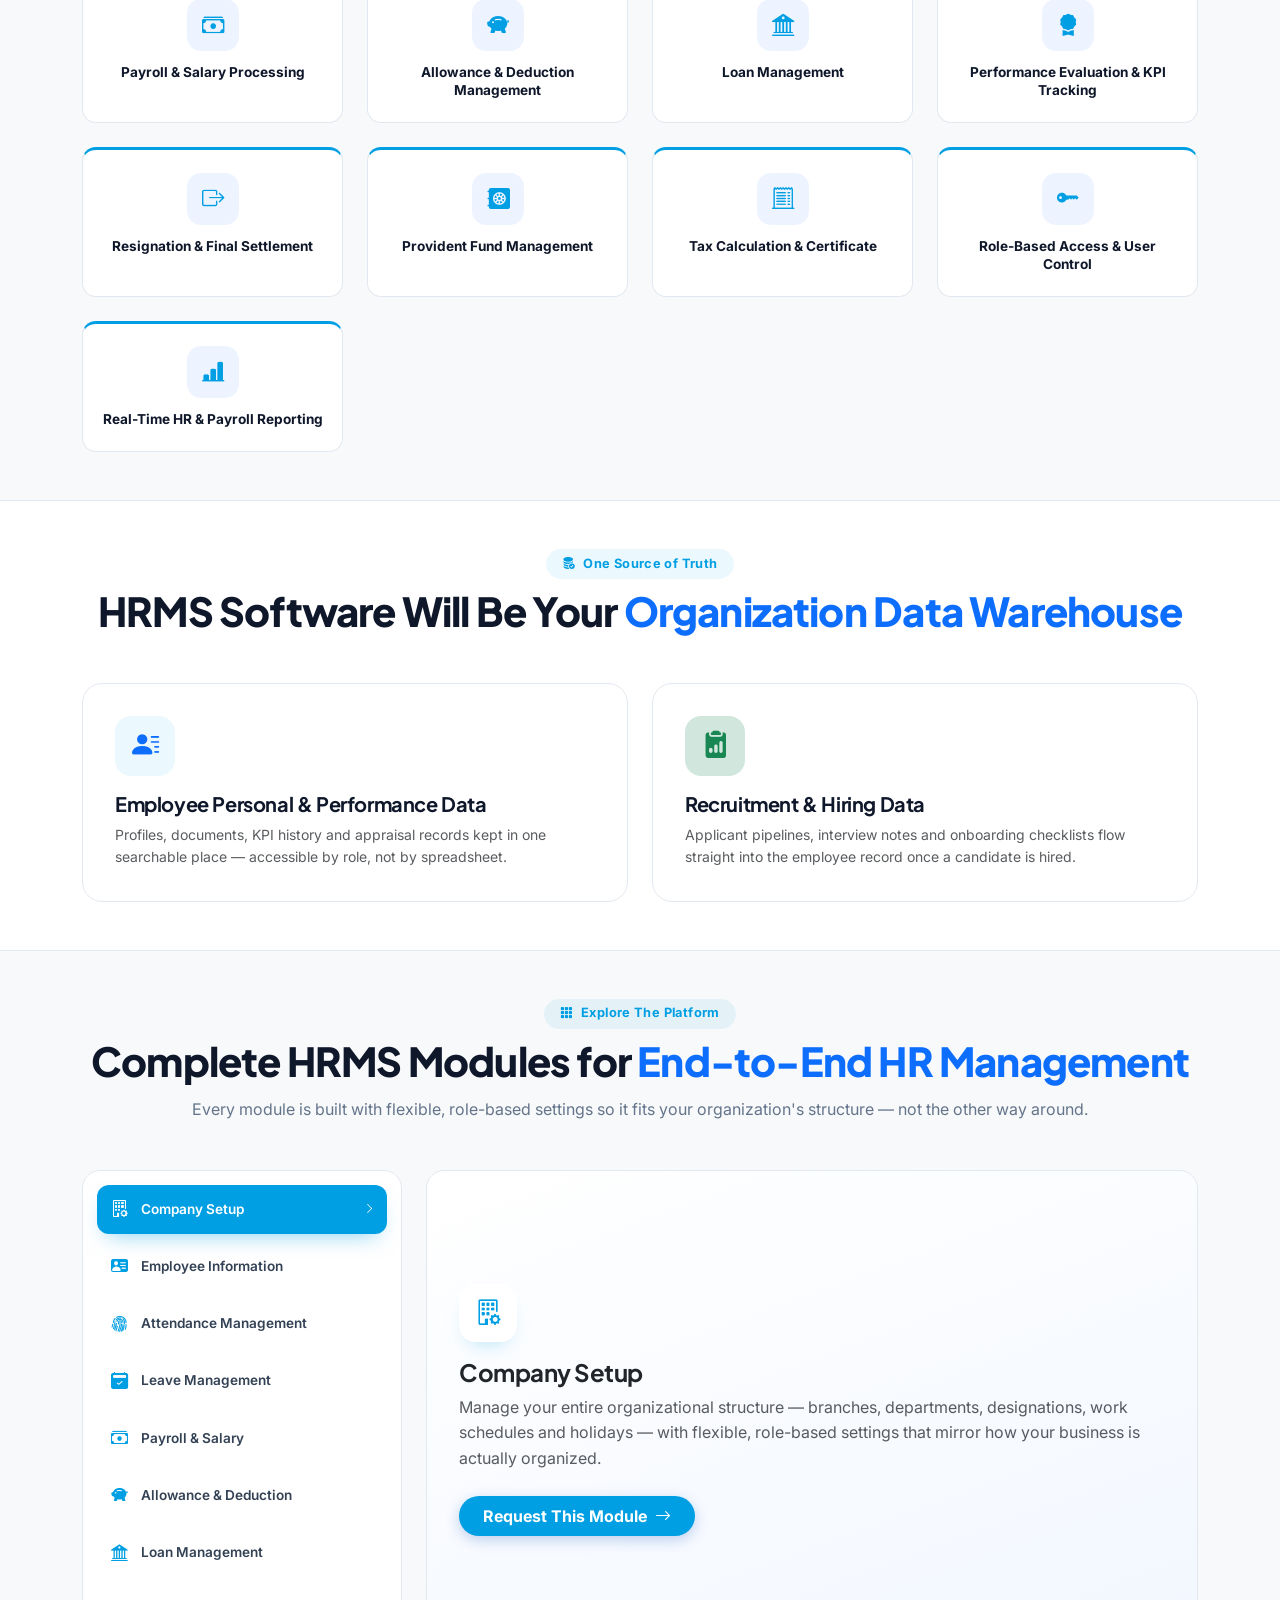
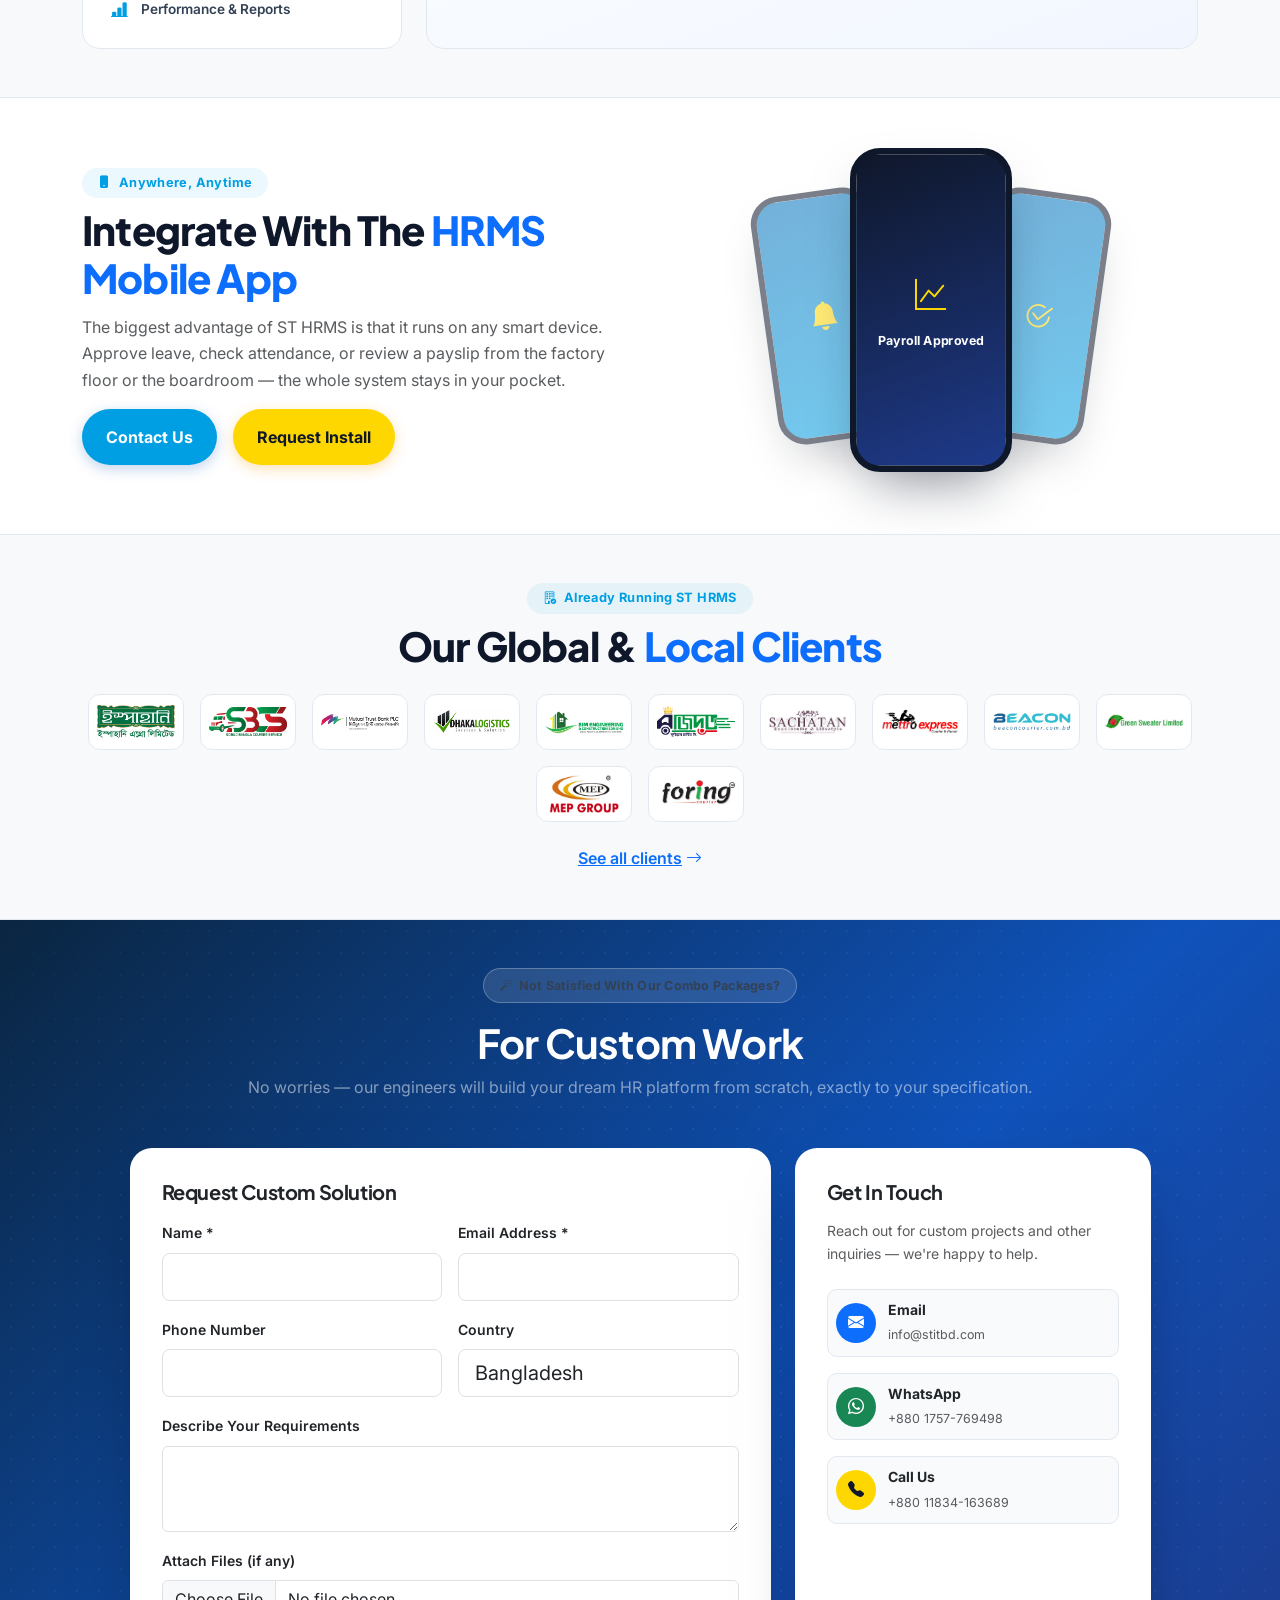
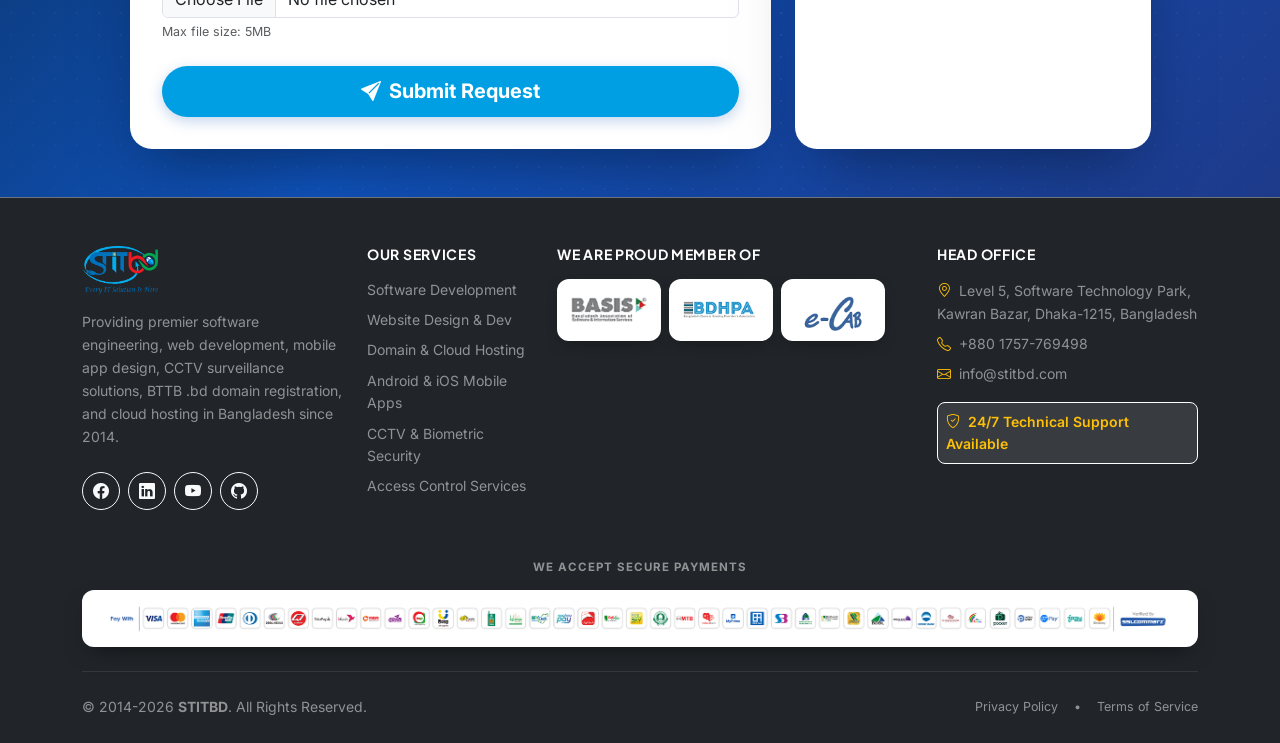
<file: agro-business-erp.html>
<!DOCTYPE html>
<html lang="en">

<head>
    <meta charset="UTF-8">
    <meta http-equiv="X-UA-Compatible" content="IE=edge">
    <meta name="viewport" content="width=device-width, initial-scale=1, viewport-fit=cover">

    <title>HR & Payroll Management Software | STITBD — Automate Attendance, Salary & Compliance</title>
    <meta name="description"
        content="ST HRMS by STITBD automates employee records, attendance, payroll, leave, loans, provident fund and tax — one secure platform with a mobile app, built for Bangladeshi businesses.">
    <link rel="canonical" href="https://www.stitbd.com/hr-and-payroll-management-software.html">

    <meta name="color-scheme" content="light">

    <meta property="og:type" content="website">
    <meta property="og:title" content="HR & Payroll Management Software | STITBD">
    <meta property="og:description"
        content="Automate employee records, attendance, salary processing and performance tracking with ST HRMS — 12+ years of software engineering in Bangladesh.">
    <meta property="og:url" content="https://www.stitbd.com/hr-and-payroll-management-software.html">
    <meta property="og:site_name" content="STITBD">

    <link rel="preconnect" href="https://fonts.googleapis.com">
    <link rel="preconnect" href="https://fonts.gstatic.com" crossorigin>
    <link rel="preconnect" href="https://cdn.jsdelivr.net">
    <link rel="dns-prefetch" href="//cdn.jsdelivr.net">
    <link rel="dns-prefetch" href="//fonts.googleapis.com">

    <link
        href="https://fonts.googleapis.com/css2?family=Inter:wght@300;400;500;600;700;800&family=Plus+Jakarta+Sans:wght@500;600;700;800&display=swap"
        rel="stylesheet">

    <link href="https://cdn.jsdelivr.net/npm/bootstrap@5.3.7/dist/css/bootstrap.min.css" rel="stylesheet">
    <link rel="stylesheet" href="https://cdn.jsdelivr.net/npm/bootstrap-icons@1.13.1/font/bootstrap-icons.min.css">
    <link href="https://unpkg.com/aos@2.3.4/dist/aos.css" rel="stylesheet">

    <!-- Shared site styles (header/footer/navbar/global components live here) -->
    <link rel="stylesheet" href="css/styles.css">
    <link rel="stylesheet" href="css/animations.css">
    <link rel="stylesheet" href="css/page-hero.css">
    <!-- Page-specific body styles for this product page -->
    <link rel="stylesheet" href="css/product-details.css">

    <link rel="icon" type="image/png" sizes="32x32" href="asset/favicon/favicon-32x32.png">
    <link rel="icon" type="image/png" sizes="16x16" href="asset/favicon/favicon-16x16.png">
    <link rel="apple-touch-icon" sizes="180x180" href="asset/favicon/apple-touch-icon.png">
    <link rel="manifest" href="/site.webmanifest">

    <script type="application/ld+json">
  {
    "@context": "https://schema.org",
    "@type": "SoftwareApplication",
    "name": "ST HRMS — HR & Payroll Management Software",
    "applicationCategory": "BusinessApplication",
    "operatingSystem": "Web, Android, iOS",
    "brand": { "@type": "Organization", "name": "STITBD" }
  }
  </script>
</head>

<body>

    <div id="pagePreloader">
        <div class="preloader-ring"></div>
    </div>
    <noscript>
        <style>
            body {
                opacity: 1 !important
            }

            #pagePreloader {
                display: none !important
            }
        </style>
    </noscript>

    <!-- =====================================================
     NAVBAR (identical to the rest of the site — controlled by styles.css)
     ====================================================== -->
    <nav id="mainNavbar" class="navbar navbar-expand-lg sticky-glass-navbar">
        <div class="container py-1">
            <a class="navbar-brand d-flex align-items-center gap-2" href="index.html">
                <img src="asset/logo.png" alt="STITBD Logo" style="height:55px;width:auto;object-fit:contain;">
            </a>

            <button class="navbar-toggler navbar-toggler-modern border-0 p-2 text-primary focus-ring-none" type="button"
                data-bs-toggle="offcanvas" data-bs-target="#mobileMenuNav" aria-controls="mobileMenuNav"
                aria-expanded="false" aria-label="Toggle navigation">
                <i class="bi bi-list fs-1"></i>
            </button>

            <div class="collapse navbar-collapse d-lg-flex" id="navbarNav">
                <ul class="navbar-nav ms-auto mb-2 mb-xxl-0 align-items-xxl-center gap-1 gap-xxl-1 font-medium">
                    <li class="nav-item"><a class="nav-link text-dark fw-semibold px-2" href="index.html"><i
                                class="bi bi-house-door me-1 text-primary"></i> Home</a></li>
                    <li class="nav-item"><a class="nav-link text-dark fw-semibold px-2" href="about.html">About Us</a>
                    </li>

                    <li class="nav-item dropdown">
                        <a class="nav-link text-dark fw-semibold px-2 dropdown-toggle" href="products.html"
                            role="button" aria-expanded="false">Products <i
                                class="bi bi-chevron-down dropdown-caret-icon" data-dropdown-caret></i></a>
                        <div class="dropdown-menu shadow-lg border-0 rounded-4 p-0 dropdown-mega-products"
                            id="productsDropdownMenu"></div>
                    </li>

                    <li class="nav-item dropdown">
                        <a class="nav-link text-dark fw-semibold px-2 dropdown-toggle" href="services.html"
                            role="button" aria-expanded="false">Services <i
                                class="bi bi-chevron-down dropdown-caret-icon" data-dropdown-caret></i></a>
                        <ul class="dropdown-menu shadow-lg border-0 rounded-3 p-2">
                            <li><a class="dropdown-item rounded-2" href="software-development.html">Software
                                    Development</a></li>
                            <li><a class="dropdown-item rounded-2" href="web-development.html">Website Design &
                                    Development</a></li>
                            <li><a class="dropdown-item rounded-2" href="ecommerce-development.html">e-Commerce
                                    Development</a></li>
                            <li><a class="dropdown-item rounded-2" href="domain-hosting.html">Domain Registration &
                                    Hosting</a></li>
                            <li><a class="dropdown-item rounded-2" href="mobile-app-development.html">Android & iOS App
                                    Development</a></li>
                            <li><a class="dropdown-item rounded-2" href="cctv.html">CCTV Camera</a></li>
                            <li><a class="dropdown-item rounded-2" href="access-control.html">Access Control
                                    Services</a></li>
                            <li><a class="dropdown-item rounded-2" href="digital-marketing.html">Digital Marketing</a>
                            </li>
                            <li><a class="dropdown-item rounded-2" href="email-sms-marketing.html">Email and SMS
                                    Marketing</a></li>
                        </ul>
                    </li>

                    <li class="nav-item"><a class="nav-link text-dark fw-semibold px-2" href="team.html">Our Team</a>
                    </li>
                    <li class="nav-item"><a class="nav-link text-dark fw-semibold px-2" href="clients.html">Our
                            Clients</a></li>
                    <li class="nav-item"><a class="nav-link text-dark fw-semibold px-2" href="contact.html">Contact</a>
                    </li>
                </ul>

                <div class="ms-xxl-3 d-flex align-items-center gap-2">
                    <a href="#" target="_blank" rel="noreferrer" data-wa-link class="btn-nav-whatsapp">
                        <i class="bi bi-whatsapp"></i> 24/7 Chat
                    </a>
                    <button type="button"
                        class="btn btn-brand-primary rounded-pill px-4 py-2 d-flex align-items-center gap-2"
                        data-open-quote-modal="HR & Payroll Management Software">
                        <i class="bi bi-calculator"></i>
                        <span>Get Free Quote</span>
                    </button>
                </div>
            </div>
    </nav>

    <!-- Offcanvas Drawer for Mobile -->
    <div class="offcanvas offcanvas-end rounded-start-4" tabindex="-1" id="mobileMenuNav"
        aria-labelledby="mobileMenuNavLabel">
        <div class="offcanvas-header border-bottom">
            <div class="offcanvas-title d-flex align-items-center gap-2" id="mobileMenuNavLabel">
                <img src="asset/logo.png" alt="STITBD Logo" style="height:40px;width:auto;object-fit:contain;">
            </div>
            <button type="button" class="btn-close text-reset" data-bs-dismiss="offcanvas" aria-label="Close"></button>
        </div>
        <div class="offcanvas-body d-flex flex-column justify-content-between">
            <ul class="navbar-nav gap-1">
                <li class="nav-item" data-bs-dismiss="offcanvas"><a class="nav-link fs-5 fw-semibold text-dark"
                        href="index.html"><i class="bi bi-house-door me-2 text-primary"></i> Home</a></li>
                <li class="nav-item" data-bs-dismiss="offcanvas"><a class="nav-link fs-5 fw-semibold text-dark"
                        href="about.html"><i class="bi bi-people me-2 text-primary"></i> About Us</a></li>

                <li class="nav-item mobile-accordion-item">
                    <div class="d-flex align-items-center justify-content-between">
                        <a class="nav-link fs-5 fw-semibold text-dark flex-grow-1" href="products.html"
                            data-bs-dismiss="offcanvas"><i class="bi bi-grid-3x3-gap me-2 text-primary"></i>
                            Products</a>
                        <button type="button" class="mobile-accordion-toggle" data-bs-toggle="collapse"
                            data-bs-target="#mobProducts" aria-expanded="false" aria-controls="mobProducts"
                            aria-label="Toggle Products submenu">
                            <i class="bi bi-chevron-down small"></i>
                        </button>
                    </div>
                    <div class="collapse ps-4" id="mobProducts">
                        <ul class="list-unstyled d-flex flex-column gap-2 py-2" id="mobProductsMenu"></ul>
                    </div>
                </li>

                <li class="nav-item mobile-accordion-item">
                    <div class="d-flex align-items-center justify-content-between">
                        <a class="nav-link fs-5 fw-semibold text-dark flex-grow-1" href="services.html"
                            data-bs-dismiss="offcanvas"><i class="bi bi-layers me-2 text-primary"></i> Services</a>
                        <button type="button" class="mobile-accordion-toggle" data-bs-toggle="collapse"
                            data-bs-target="#mobServices" aria-expanded="false" aria-controls="mobServices"
                            aria-label="Toggle Services submenu">
                            <i class="bi bi-chevron-down small"></i>
                        </button>
                    </div>
                    <div class="collapse ps-4" id="mobServices">
                        <ul class="list-unstyled d-flex flex-column gap-2 py-2">
                            <li data-bs-dismiss="offcanvas"><a class="text-dark text-decoration-none"
                                    href="software-development.html">Software Development</a></li>
                            <li data-bs-dismiss="offcanvas"><a class="text-dark text-decoration-none"
                                    href="web-development.html">Website Design & Development</a></li>
                            <li data-bs-dismiss="offcanvas"><a class="text-dark text-decoration-none"
                                    href="ecommerce-development.html">e-Commerce Development</a></li>
                            <li data-bs-dismiss="offcanvas"><a class="text-dark text-decoration-none"
                                    href="domain-hosting.html">Domain Registration & Hosting</a></li>
                            <li data-bs-dismiss="offcanvas"><a class="text-dark text-decoration-none"
                                    href="mobile-app-development.html">Android & iOS App Development</a></li>
                            <li data-bs-dismiss="offcanvas"><a class="text-dark text-decoration-none"
                                    href="cctv.html">CCTV Camera</a></li>
                            <li data-bs-dismiss="offcanvas"><a class="text-dark text-decoration-none"
                                    href="access-control.html">Access Control Services</a></li>
                            <li data-bs-dismiss="offcanvas"><a class="text-dark text-decoration-none"
                                    href="digital-marketing.html">Digital Marketing</a></li>
                            <li data-bs-dismiss="offcanvas"><a class="text-dark text-decoration-none"
                                    href="email-sms-marketing.html">Email and SMS Marketing</a></li>
                        </ul>
                    </div>
                </li>

                <li class="nav-item" data-bs-dismiss="offcanvas"><a class="nav-link fs-5 fw-semibold text-dark"
                        href="team.html"><i class="bi bi-people me-2 text-primary"></i> Our Team</a></li>
                <li class="nav-item" data-bs-dismiss="offcanvas"><a class="nav-link fs-5 fw-semibold text-dark"
                        href="clients.html"><i class="bi bi-people me-2 text-primary"></i> Clients</a></li>
                <li class="nav-item" data-bs-dismiss="offcanvas"><a class="nav-link fs-5 fw-semibold text-dark"
                        href="contact.html"><i class="bi bi-envelope me-2 text-primary"></i> Contact</a></li>
            </ul>

            <div class="mt-4 pt-3 border-top">
                <button type="button"
                    class="btn btn-brand-primary w-100 py-3 mb-2 rounded-3 d-flex align-items-center justify-content-center gap-2"
                    data-bs-dismiss="offcanvas" data-open-quote-modal="HR & Payroll Management Software">
                    <i class="bi bi-calculator fs-5"></i>
                    <span>Get Free Project Quote</span>
                </button>
                <a href="#" target="_blank" rel="noreferrer" data-wa-link
                    class="btn btn-outline-success w-100 py-2 rounded-3 d-flex align-items-center justify-content-center gap-2 fw-semibold">
                    <i class="bi bi-whatsapp"></i> Chat on WhatsApp (24/7)
                </a>
            </div>
        </div>
    </div>

    <main class="flex-grow-1">

        <!-- =====================================================
             1. PRODUCT HERO — parallax layers, brand gradient
        ====================================================== -->
        <section class="hrms-hero" id="hrmsHero">
            <div class="hrms-hero-pattern"></div>
            <div class="hrms-parallax-field" id="hrmsParallaxField" aria-hidden="true">
                <i class="bi bi-cash-coin hrms-parallax-icon" data-depth="0.9" style="top:14%; left:6%;"></i>
                <i class="bi bi-fingerprint hrms-parallax-icon" data-depth="0.5" style="top:64%; left:11%;"></i>
                <i class="bi bi-calendar2-week hrms-parallax-icon" data-depth="0.7" style="top:20%; left:88%;"></i>
                <i class="bi bi-graph-up-arrow hrms-parallax-icon" data-depth="0.4" style="top:74%; left:82%;"></i>
                <i class="bi bi-clock-history hrms-parallax-icon" data-depth="0.65" style="top:44%; left:93%;"></i>
                <i class="bi bi-person-badge hrms-parallax-icon" data-depth="0.35" style="top:8%; left:46%;"></i>
            </div>

            <div class="container">
                <div class="row align-items-center g-5">
                    <div class="col-12 col-lg-6 text-center text-lg-start" data-aos="fade-up">
                        <span class="page-hero-badge"><i class="bi bi-mortarboard"></i> ST HRMS · Since 2014</span>
                        <h1 class="hrms-hero-title">All-in-One <span class="accent-gold">HR & Payroll</span><br>
                            Management Software</h1>
                        <p class="lead hrms-hero-lead">Streamline hiring to retirement in one secure platform. ST HRMS
                            automates attendance, salary, leave, tax and performance — with a mobile app your whole
                            team can use from day one.</p>
                        <div
                            class="d-flex flex-wrap gap-3 justify-content-center justify-content-lg-start hero-cta-row">
                            <button type="button"
                                class="btn btn-brand-gold btn-lg rounded-pill px-4 py-3 fw-bold d-flex align-items-center justify-content-center gap-2"
                                data-open-quote-modal="HR & Payroll Management Software">
                                <i class="bi bi-headset"></i><span>Contact Us</span>
                            </button>
                            <a href="#hrms-modules"
                                class="btn btn-outline-light btn-lg rounded-pill px-4 py-3 fw-bold d-flex align-items-center justify-content-center gap-2">
                                <span>See Live Demo</span><i class="bi bi-play-circle"></i>
                            </a>
                        </div>
                        <div class="page-hero-chip-row justify-content-center justify-content-lg-start mt-4">
                            <span class="page-hero-chip"><strong>13+</strong> Core Modules</span>
                            <span class="page-hero-chip"><strong>24/7</strong> Support</span>
                            <span class="page-hero-chip"><strong>4.9</strong>/5 Rated</span>
                        </div>
                    </div>

                    <div class="col-12 col-lg-6" data-aos="zoom-in" data-aos-delay="120">
                        <div class="hrms-hero-visual">
                            <div class="hrms-mock-window">
                                <div class="hrms-mock-titlebar">
                                    <span></span><span></span><span></span>
                                    <span class="hrms-mock-titlebar-label">ST HRMS Dashboard</span>
                                </div>
                                <div class="hrms-mock-body">
                                    <div class="hrms-mock-kpi">
                                        <i class="bi bi-people-fill"></i>
                                        <div><strong>248</strong><span>Active Employees</span></div>
                                    </div>
                                    <div class="hrms-mock-kpi">
                                        <i class="bi bi-calendar-check-fill"></i>
                                        <div><strong>96.4%</strong><span>Attendance Rate</span></div>
                                    </div>
                                    <div class="hrms-mock-bars" aria-hidden="true">
                                        <span style="--h:38%"></span><span style="--h:62%"></span><span
                                            style="--h:44%"></span>
                                        <span style="--h:80%"></span><span style="--h:55%"></span><span
                                            style="--h:70%"></span>
                                        <span style="--h:50%"></span>
                                    </div>
                                    <div class="hrms-mock-row"><i class="bi bi-check-circle-fill"></i> Payroll run —
                                        August, verified</div>
                                    <div class="hrms-mock-row"><i class="bi bi-check-circle-fill"></i> Biometric sync —
                                        6 branches</div>
                                </div>
                            </div>
                        </div>
                    </div>
                </div>
            </div>
        </section>

        <!-- =====================================================
             2. CORE OBJECTIVES
        ====================================================== -->
        <section class="py-5 py-lg-6 bg-white border-bottom border-soft">
            <div class="container">
                <div class="row g-5 align-items-center mb-4">
                    <div class="col-12 col-lg-6" data-aos="fade-right">
                        <span class="section-badge"><i class="bi bi-bullseye me-1"></i> Why ST HRMS</span>
                        <h2 class="section-title">ST HRMS Software<br><span class="text-primary">Core Objectives</span>
                        </h2>
                        <p class="section-sub mx-0">Driving HR efficiency through automation, accuracy and a single
                            source of truth for every employee record your company holds.</p>
                        <button type="button" class="btn btn-brand-primary rounded-pill px-4 py-3 fw-bold mt-2"
                            data-open-quote-modal="HR & Payroll Management Software">
                            Get in Touch
                        </button>
                    </div>
                    <div class="col-12 col-lg-6" data-aos="fade-left" data-aos-delay="100">
                        <div class="row g-3" id="hrmsObjectivesGrid"></div>
                    </div>
                </div>
            </div>
        </section>

        <!-- =====================================================
             3. KEY FEATURES
        ====================================================== -->
        <section class="py-5 py-lg-6 bg-light border-bottom border-soft">
            <div class="container">
                <div class="text-center mx-auto mb-5" data-aos="fade-up">
                    <span class="section-badge"><i class="bi bi-stars me-1"></i> Full Feature Set</span>
                    <h2 class="section-title">Key Features of Our <span class="text-primary">HRMS Software</span></h2>
                    <p class="section-sub">Every time-saving feature a growing HR department needs — from onboarding to
                        the final settlement — built into one platform.</p>
                </div>
                <div class="row g-3 g-md-4" id="hrmsFeaturesGrid"></div>
            </div>
        </section>

        <!-- =====================================================
             4. DATA WAREHOUSE
        ====================================================== -->
        <section class="py-5 py-lg-6 bg-white border-bottom border-soft">
            <div class="container">
                <div class="text-center mx-auto mb-5" data-aos="fade-up">
                    <span class="section-badge"><i class="bi bi-database-fill-check me-1"></i> One Source of
                        Truth</span>
                    <h2 class="section-title">HRMS Software Will Be Your <span class="text-primary">Organization Data
                            Warehouse</span></h2>
                </div>
                <div class="row g-4">
                    <div class="col-12 col-md-6" data-aos="fade-up" data-aos-delay="80">
                        <div class="hrms-warehouse-card">
                            <div class="hrms-warehouse-icon bg-primary-soft text-primary"><i
                                    class="bi bi-person-lines-fill"></i></div>
                            <h5 class="fw-bold mb-2">Employee Personal & Performance Data</h5>
                            <p class="text-muted small mb-0">Profiles, documents, KPI history and appraisal records kept
                                in one searchable place — accessible by role, not by spreadsheet.</p>
                        </div>
                    </div>
                    <div class="col-12 col-md-6" data-aos="fade-up" data-aos-delay="160">
                        <div class="hrms-warehouse-card">
                            <div class="hrms-warehouse-icon bg-success-subtle text-success"><i
                                    class="bi bi-clipboard2-data-fill"></i></div>
                            <h5 class="fw-bold mb-2">Recruitment & Hiring Data</h5>
                            <p class="text-muted small mb-0">Applicant pipelines, interview notes and onboarding
                                checklists flow straight into the employee record once a candidate is hired.</p>
                        </div>
                    </div>
                </div>
            </div>
        </section>

        <!-- =====================================================
             5. MODULES EXPLORER (tabbed)
        ====================================================== -->
        <section id="hrms-modules" class="py-5 py-lg-6 bg-light border-bottom border-soft">
            <div class="container">
                <div class="text-center mx-auto mb-5" data-aos="fade-up">
                    <span class="section-badge"><i class="bi bi-grid-3x3-gap-fill me-1"></i> Explore The Platform</span>
                    <h2 class="section-title">Complete HRMS Modules for <span class="text-primary">End-to-End HR
                            Management</span></h2>
                    <p class="section-sub">Every module is built with flexible, role-based settings so it fits your
                        organization's structure — not the other way around.</p>
                </div>

                <div class="hrms-modules-shell" data-aos="fade-up" data-aos-delay="100">
                    <div class="hrms-modules-nav" id="hrmsModulesNav" role="tablist"></div>
                    <div class="hrms-modules-panel" id="hrmsModulesPanel"></div>
                </div>
            </div>
        </section>

        <!-- =====================================================
             6. MOBILE APP INTEGRATION
        ====================================================== -->
        <section class="py-5 py-lg-6 bg-white border-bottom border-soft overflow-hidden">
            <div class="container">
                <div class="row g-5 align-items-center">
                    <div class="col-12 col-lg-6" data-aos="fade-right">
                        <span class="section-badge"><i class="bi bi-phone-fill me-1"></i> Anywhere, Anytime</span>
                        <h2 class="section-title">Integrate With The <span class="text-primary">HRMS Mobile App</span>
                        </h2>
                        <p class="text-muted leading-relaxed">The biggest advantage of ST HRMS is that it runs on any
                            smart device. Approve leave, check attendance, or review a payslip from the factory floor
                            or the boardroom — the whole system stays in your pocket.</p>
                        <div class="d-flex flex-wrap gap-3 mt-3">
                            <button type="button" class="btn btn-brand-primary rounded-pill px-4 py-3 fw-bold"
                                data-open-quote-modal="HR & Payroll Management Software">Contact Us</button>
                            <button type="button" class="btn btn-brand-gold rounded-pill px-4 py-3 fw-bold"
                                data-open-quote-modal="HR & Payroll Management Software">Request Install</button>
                        </div>
                    </div>
                    <div class="col-12 col-lg-6" data-aos="fade-left" data-aos-delay="100">
                        <div class="hrms-phones-row">
                            <div class="hrms-phone-mock hrms-phone-mock--back"><i class="bi bi-bell-fill"></i></div>
                            <div class="hrms-phone-mock hrms-phone-mock--front">
                                <i class="bi bi-graph-up"></i>
                                <span>Payroll Approved</span>
                            </div>
                            <div class="hrms-phone-mock hrms-phone-mock--back"><i class="bi bi-check2-circle"></i></div>
                        </div>
                    </div>
                </div>
            </div>
        </section>

        <!-- =====================================================
             7. TRUSTED BY (condensed client strip)
        ====================================================== -->
        <section class="py-5 bg-light border-bottom border-soft">
            <div class="container text-center">
                <span class="section-badge"><i class="bi bi-building-check me-1"></i> Already Running ST HRMS</span>
                <h2 class="section-title mb-4">Our Global & <span class="text-primary">Local Clients</span></h2>
                <div class="d-flex flex-wrap justify-content-center gap-3" id="hrmsClientsStrip" data-aos="fade-up">
                </div>
                <a href="clients.html" class="fw-semibold text-primary d-inline-flex align-items-center gap-1 mt-4">
                    See all clients <i class="bi bi-arrow-right"></i>
                </a>
            </div>
        </section>

        <!-- =====================================================
             8. CUSTOM WORK CTA + CONTACT
        ====================================================== -->
        <section class="py-5 py-lg-6 hrms-custom-cta">
            <div class="container position-relative">
                <div class="text-center mx-auto mb-5" data-aos="fade-up">
                    <span class="page-hero-badge"><i class="bi bi-magic"></i> Not Satisfied With Our Combo
                        Packages?</span>
                    <h2 class="fw-extrabold font-heading text-white display-6 mb-2">For Custom Work</h2>
                    <p class="text-white-50 mb-0">No worries — our engineers will build your dream HR platform from
                        scratch, exactly to your specification.</p>
                </div>

                <div class="row g-4 justify-content-center">
                    <div class="col-12 col-lg-7" data-aos="fade-up" data-aos-delay="80">
                        <div class="hrms-custom-form-card">
                            <h5 class="fw-bold text-dark mb-3">Request Custom Solution</h5>
                            <form id="hrmsCustomForm">
                                <div class="row g-3">
                                    <div class="col-md-6">
                                        <label class="form-label small fw-semibold text-dark">Name *</label>
                                        <input type="text" id="hrmsCustomName" required
                                            class="form-control form-control-lg focus-ring-none">
                                    </div>
                                    <div class="col-md-6">
                                        <label class="form-label small fw-semibold text-dark">Email Address *</label>
                                        <input type="email" id="hrmsCustomEmail" required
                                            class="form-control form-control-lg focus-ring-none">
                                    </div>
                                    <div class="col-md-6">
                                        <label class="form-label small fw-semibold text-dark">Phone Number</label>
                                        <input type="tel" id="hrmsCustomPhone"
                                            class="form-control form-control-lg focus-ring-none">
                                    </div>
                                    <div class="col-md-6">
                                        <label class="form-label small fw-semibold text-dark">Country</label>
                                        <input type="text" id="hrmsCustomCountry"
                                            class="form-control form-control-lg focus-ring-none" value="Bangladesh">
                                    </div>
                                    <div class="col-12">
                                        <label class="form-label small fw-semibold text-dark">Describe Your
                                            Requirements</label>
                                        <textarea rows="3" id="hrmsCustomNotes"
                                            class="form-control focus-ring-none"></textarea>
                                    </div>
                                    <div class="col-12">
                                        <label class="form-label small fw-semibold text-dark">Attach Files (if
                                            any)</label>
                                        <input type="file" class="form-control focus-ring-none">
                                        <span class="extra-small text-muted d-block mt-1">Max file size: 5MB</span>
                                    </div>
                                </div>
                                <button type="submit"
                                    class="btn btn-brand-primary btn-lg rounded-pill px-5 fw-bold mt-4 w-100">
                                    <i class="bi bi-send-fill me-2"></i>Submit Request
                                </button>
                            </form>
                        </div>
                    </div>

                    <div class="col-12 col-lg-4" data-aos="fade-up" data-aos-delay="160">
                        <div class="hrms-custom-form-card h-100">
                            <h5 class="fw-bold text-dark mb-3">Get In Touch</h5>
                            <p class="text-muted small mb-4">Reach out for custom projects and other inquiries — we're
                                happy to help.</p>
                            <a href="mailto:#" data-company-email-link class="page-hero-contact-row mb-3">
                                <span class="page-hero-contact-icon bg-primary"><i
                                        class="bi bi-envelope-fill"></i></span>
                                <div><strong class="d-block small text-dark">Email</strong><span data-company-email
                                        class="extra-small text-muted"></span></div>
                            </a>
                            <a href="#" target="_blank" rel="noreferrer" data-wa-link
                                class="page-hero-contact-row mb-3">
                                <span class="page-hero-contact-icon bg-success"><i class="bi bi-whatsapp"></i></span>
                                <div><strong class="d-block small text-dark">WhatsApp</strong><span
                                        data-company-phone-primary class="extra-small text-muted"></span></div>
                            </a>
                            <a href="tel:#" data-company-phone-link class="page-hero-contact-row">
                                <span class="page-hero-contact-icon" style="background:var(--gold);color:#0f172a;"><i
                                        class="bi bi-telephone-fill"></i></span>
                                <div><strong class="d-block small text-dark">Call Us</strong><span
                                        data-company-phone-secondary class="extra-small text-muted"></span></div>
                            </a>
                        </div>
                    </div>
                </div>
            </div>
        </section>

    </main>

    <!-- =====================================================
       FOOTER (identical to the rest of the site — controlled by styles.css)
  ====================================================== -->
    <footer class="bg-dark text-white pt-5 pb-4 position-relative border-top border-secondary">
        <div class="container">
            <div class="row g-4 mb-5">
                <div class="col-12 col-lg-3 col-md-6">
                    <a class="d-flex align-items-center gap-2 text-decoration-none mb-3" href="index.html">
                        <img src="asset/logo.png" alt="STITBD Logo" style="height:48px;width:auto;object-fit:contain;">
                    </a>
                    <p class="text-white-50 small leading-relaxed mb-4">
                        Providing premier software engineering, web development, mobile app design, CCTV surveillance
                        solutions, BTTB .bd domain registration, and cloud hosting in Bangladesh since <span
                            data-since-year>2014</span>.
                    </p>
                    <div class="d-flex align-items-center gap-2">
                        <a href="#" target="_blank" rel="noreferrer" data-fb-link
                            class="btn btn-outline-light rounded-circle p-2 d-flex align-items-center justify-content-center"
                            style="width:38px;height:38px;" aria-label="Facebook"><i class="bi bi-facebook"></i></a>
                        <a href="#" target="_blank" rel="noreferrer" data-li-link
                            class="btn btn-outline-light rounded-circle p-2 d-flex align-items-center justify-content-center"
                            style="width:38px;height:38px;" aria-label="LinkedIn"><i class="bi bi-linkedin"></i></a>
                        <a href="#" target="_blank" rel="noreferrer" data-yt-link
                            class="btn btn-outline-light rounded-circle p-2 d-flex align-items-center justify-content-center"
                            style="width:38px;height:38px;" aria-label="YouTube"><i class="bi bi-youtube"></i></a>
                        <a href="#" target="_blank" rel="noreferrer" data-gh-link
                            class="btn btn-outline-light rounded-circle p-2 d-flex align-items-center justify-content-center"
                            style="width:38px;height:38px;" aria-label="GitHub"><i class="bi bi-github"></i></a>
                    </div>
                </div>

                <div class="col-12 col-lg-2 col-md-6">
                    <h6 class="fw-bold font-heading text-white mb-3 text-uppercase small tracking-wider">Our Services
                    </h6>
                    <ul class="list-unstyled d-flex flex-column gap-2 small text-white-50 mb-0">
                        <li><a href="index.html#services"
                                class="text-white-50 text-decoration-none hover-white">Software Development</a></li>
                        <li><a href="index.html#services" class="text-white-50 text-decoration-none hover-white">Website
                                Design & Dev</a></li>
                        <li><a href="index.html#domain-search"
                                class="text-white-50 text-decoration-none hover-white">Domain & Cloud Hosting</a></li>
                        <li><a href="index.html#services" class="text-white-50 text-decoration-none hover-white">Android
                                & iOS Mobile Apps</a></li>
                        <li><a href="index.html#services" class="text-white-50 text-decoration-none hover-white">CCTV &
                                Biometric Security</a></li>
                        <li><a href="index.html#services" class="text-white-50 text-decoration-none hover-white">Access
                                Control Services</a></li>
                    </ul>
                </div>

                <div class="col-12 col-lg-4 col-md-6">
                    <h6 class="fw-bold font-heading text-white mb-3 text-uppercase small tracking-wider">We Are Proud
                        Member Of</h6>
                    <div class="d-flex flex-wrap gap-2 footer-membership-grid">
                        <div class="footer-membership-badge"
                            title="BASIS — Bangladesh Association of Software & Information Services"><img
                                src="asset/membership/basis.png" alt="BASIS Member" loading="lazy"></div>
                        <div class="footer-membership-badge"
                            title="BDHPA — Bangladesh Domain Hosting Provider's Association"><img
                                src="asset/membership/bdhpa.png" alt="BDHPA Member" loading="lazy"></div>
                        <div class="footer-membership-badge" title="e-CAB — E-commerce Association of Bangladesh"><img
                                src="asset/membership/e-cab.png" alt="e-CAB Member" loading="lazy"></div>
                    </div>
                </div>

                <div class="col-lg-3 col-md-6">
                    <h6 class="fw-bold font-heading text-white mb-3 text-uppercase small tracking-wider">Head Office
                    </h6>
                    <p class="text-white-50 small leading-relaxed mb-2"><i
                            class="bi bi-geo-alt text-warning me-2"></i><span data-company-address></span></p>
                    <p class="text-white-50 small mb-2"><i class="bi bi-telephone text-warning me-2"></i><span
                            data-company-phone-primary></span></p>
                    <p class="text-white-50 small mb-3"><i class="bi bi-envelope text-warning me-2"></i><span
                            data-company-email></span></p>
                    <div
                        class="p-2 bg-white bg-opacity-10 rounded-3 border border-white border-opacity-15 small text-warning font-semibold">
                        <i class="bi bi-shield-check me-1"></i> 24/7 Technical Support Available
                    </div>
                </div>
            </div>

            <div class="footer-payment-strip text-center">
                <span class="footer-payment-label">We Accept Secure Payments</span>
                <div class="footer-payment-card d-inline-flex align-items-center justify-content-center">
                    <img src="asset/payment-gateway.png" alt="Accepted Payment Gateways"
                        class="footer-payment-img d-none d-md-block" loading="lazy">
                    <img src="asset/payment-gateway-mobile.png" alt="Accepted Payment Gateways"
                        class="footer-payment-img d-md-none" loading="lazy">
                </div>
            </div>

            <hr class="border-secondary my-4">

            <div
                class="d-flex flex-column flex-md-row align-items-center justify-content-between gap-3 text-white-50 small">
                <div>&copy; 2014-<span data-copyright-year>2026</span> <strong>STITBD</strong>. All Rights Reserved.
                </div>
                <div class="d-flex align-items-center gap-3 extra-small">
                    <span>Privacy Policy</span><span>&bull;</span><span>Terms of Service</span>
                </div>
            </div>
        </div>
    </footer>

    <!-- =====================================================
       COST ESTIMATOR / QUOTE MODAL (identical markup — required for Get Free Quote buttons)
  ====================================================== -->
    <div class="modal fade bg-dark bg-opacity-50 backdrop-blur" id="quoteModal" tabindex="-1" role="dialog"
        style="z-index:1060;">
        <div class="modal-dialog modal-dialog-centered modal-lg modal-dialog-scrollable">
            <div class="modal-content shadow-lg border-0 rounded-4">
                <div class="modal-header bg-primary text-white p-4 rounded-top-4 align-items-center">
                    <div class="d-flex align-items-center gap-3">
                        <div class="bg-white text-primary rounded-circle p-2 d-flex align-items-center justify-content-center"
                            style="width:48px;height:48px;"><i class="bi bi-calculator-fill fs-4"></i></div>
                        <div>
                            <h4 class="modal-title font-heading fw-extrabold text-white mb-0">Project Cost Estimator &
                                Consultation</h4>
                            <span class="text-white-50 small">Get an instant estimation and official callback from
                                STITBD technical team</span>
                        </div>
                    </div>
                    <button type="button" class="btn-close btn-close-white" data-close-quote-modal
                        aria-label="Close"></button>
                </div>

                <div class="modal-body p-4">
                    <div id="quoteFormSection">
                        <form id="quoteForm">
                            <div class="row g-3 mb-4">
                                <div class="col-12 col-md-6">
                                    <label class="form-label fw-bold text-dark small">1. Select Requirement Type</label>
                                    <select id="quoteServiceType"
                                        class="form-select form-select-lg fs-6 focus-ring-none">
                                        <option value="Ready Software Purchase" selected>Ready Software Purchase (20+
                                            List)</option>
                                        <option value="Custom Software Development">Custom Software Development</option>
                                        <option value="Website Design & Development">Website Design & E-Commerce
                                        </option>
                                        <option value="Android & iOS App Development">Android & iOS App Development
                                        </option>
                                        <option value="Domain & Cloud Hosting">Domain Registration & Hosting</option>
                                        <option value="CCTV & Security System">CCTV & Biometric Access Setup</option>
                                        <option value="Digital Marketing & SEO">Digital Marketing & SEO</option>
                                    </select>
                                </div>
                                <div class="col-12 col-md-6" id="quoteProductField">
                                    <label class="form-label fw-bold text-dark small">Select Ready Software
                                        Product</label>
                                    <select id="quoteProduct"
                                        class="form-select form-select-lg fs-6 focus-ring-none"></select>
                                </div>
                                <div class="col-md-6">
                                    <label class="form-label fw-bold text-dark small">2. Business Scale</label>
                                    <select id="quoteScale" class="form-select form-select-lg fs-6 focus-ring-none">
                                        <option value="Startup / Single Counter">Startup / Single Counter</option>
                                        <option value="Small / Medium Enterprise" selected>Small / Medium Enterprise
                                            (1-5 Branches)</option>
                                        <option value="Large Corporation">Large Corporation / Multi-Branch Factory
                                        </option>
                                    </select>
                                </div>
                                <div class="col-md-6">
                                    <label class="form-label fw-bold text-dark small">3. Target Timeline</label>
                                    <select id="quoteTimeline" class="form-select form-select-lg fs-6 focus-ring-none">
                                        <option value="Urgent (1-2 Weeks)">Urgent (1-2 Weeks)</option>
                                        <option value="Standard (2-4 Weeks)" selected>Standard (2-4 Weeks)</option>
                                        <option value="Flexible Scope">Flexible Scope / Long Term</option>
                                    </select>
                                </div>
                            </div>

                            <div id="quoteDynamicFields" class="row g-3 mb-4"></div>

                            <hr class="my-4">
                            <h6 class="fw-bold text-dark font-heading mb-3">Your Contact Details</h6>
                            <div class="row g-3 mb-4">
                                <div class="col-md-6">
                                    <label class="form-label fw-semibold text-dark small">Your Name / Organization
                                        *</label>
                                    <input type="text" id="quoteName" required
                                        placeholder="e.g. Tanvir Ahmed (Green Valley Ltd)"
                                        class="form-control form-control-lg fs-6 focus-ring-none">
                                </div>
                                <div class="col-md-6">
                                    <label class="form-label fw-semibold text-dark small">Phone / Mobile Number
                                        *</label>
                                    <input type="tel" id="quotePhone" required placeholder="e.g. 01711000000"
                                        class="form-control form-control-lg fs-6 focus-ring-none">
                                </div>
                                <div class="col-md-6">
                                    <label class="form-label fw-semibold text-dark small">Email Address</label>
                                    <input type="email" id="quoteEmail" placeholder="e.g. tanvir@company.com"
                                        class="form-control form-control-lg fs-6 focus-ring-none">
                                </div>
                                <div class="col-md-6">
                                    <label class="form-label fw-semibold text-dark small">Special Requirements /
                                        Notes</label>
                                    <textarea rows="2" id="quoteNotes"
                                        placeholder="Mention any custom modules or specific requirements..."
                                        class="form-control focus-ring-none"></textarea>
                                </div>
                            </div>

                            <div class="d-flex align-items-center justify-content-between pt-2">
                                <button type="button" class="btn btn-outline-secondary rounded-pill px-4"
                                    data-close-quote-modal>Cancel</button>
                                <button type="submit"
                                    class="btn btn-brand-primary btn-lg rounded-pill px-5 fw-bold shadow-sm">Submit
                                    Quote Request</button>
                            </div>
                        </form>
                    </div>

                    <div id="quoteSuccessSection" class="text-center py-5 d-none">
                        <div class="bg-success text-white rounded-circle p-3 d-inline-flex mb-3"><i
                                class="bi bi-check-lg fs-1"></i></div>
                        <h4 class="fw-bold font-heading text-dark mb-2">Quote Request Received!</h4>
                        <p class="text-muted max-w-md mx-auto mb-4">
                            Thank you, <strong id="quoteSuccessName"></strong>! Our senior engineer will analyze your
                            requirements
                            for <strong id="quoteSuccessServiceType"></strong> and contact you at <strong
                                id="quoteSuccessPhone"></strong> within 1-2 hours.
                        </p>
                        <div class="d-flex justify-content-center gap-3">
                            <a href="#" id="quoteSuccessWaBtn" target="_blank" rel="noreferrer"
                                class="btn btn-success rounded-pill px-4 fw-bold d-flex align-items-center gap-2">
                                <i class="bi bi-whatsapp"></i> Chat Instant on WhatsApp
                            </a>
                            <button type="button" class="btn btn-outline-secondary rounded-pill px-4"
                                data-close-quote-modal>Close Window</button>
                        </div>
                    </div>
                </div>
            </div>
        </div>
    </div>

    <!-- Bootstrap 5.3 JS Bundle -->
    <script src="https://cdn.jsdelivr.net/npm/bootstrap@5.3.3/dist/js/bootstrap.bundle.min.js"
        integrity="sha384-YvpcrYf0tY3lHB60NNkmXc5s9fDVZLESaAA55NDzOxhy9GkcIdslK1eN7N6jIeHz"
        crossorigin="anonymous"></script>
    <!-- AOS -->
    <script src="https://unpkg.com/aos@2.3.1/dist/aos.js"></script>

    <!-- Data layer + shared app logic (navbar, footer, quote modal) — same as every page -->
    <script src="js/data.js"></script>
    <script src="js/app.js"></script>
    <!-- Page-specific logic for this product page only -->
    <script src="js/hrms.js"></script>

</body>

</html>
</file>
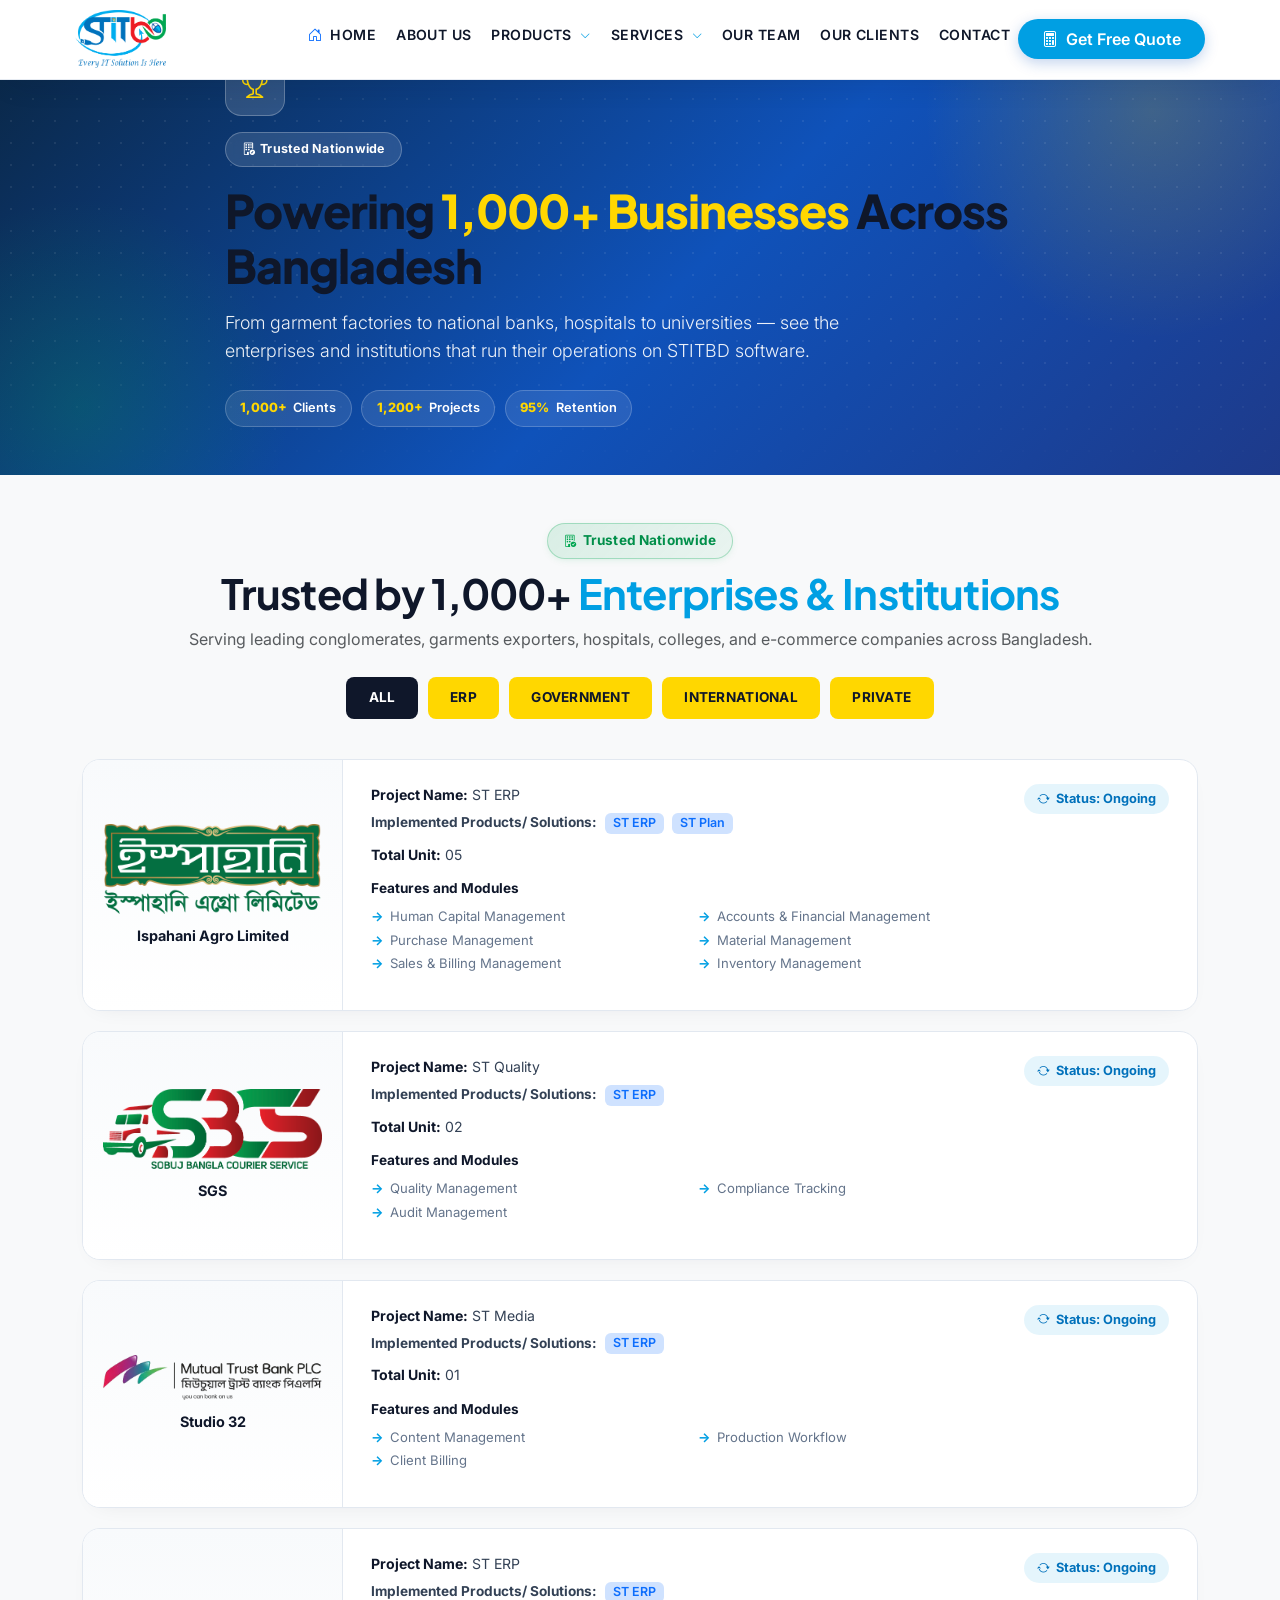
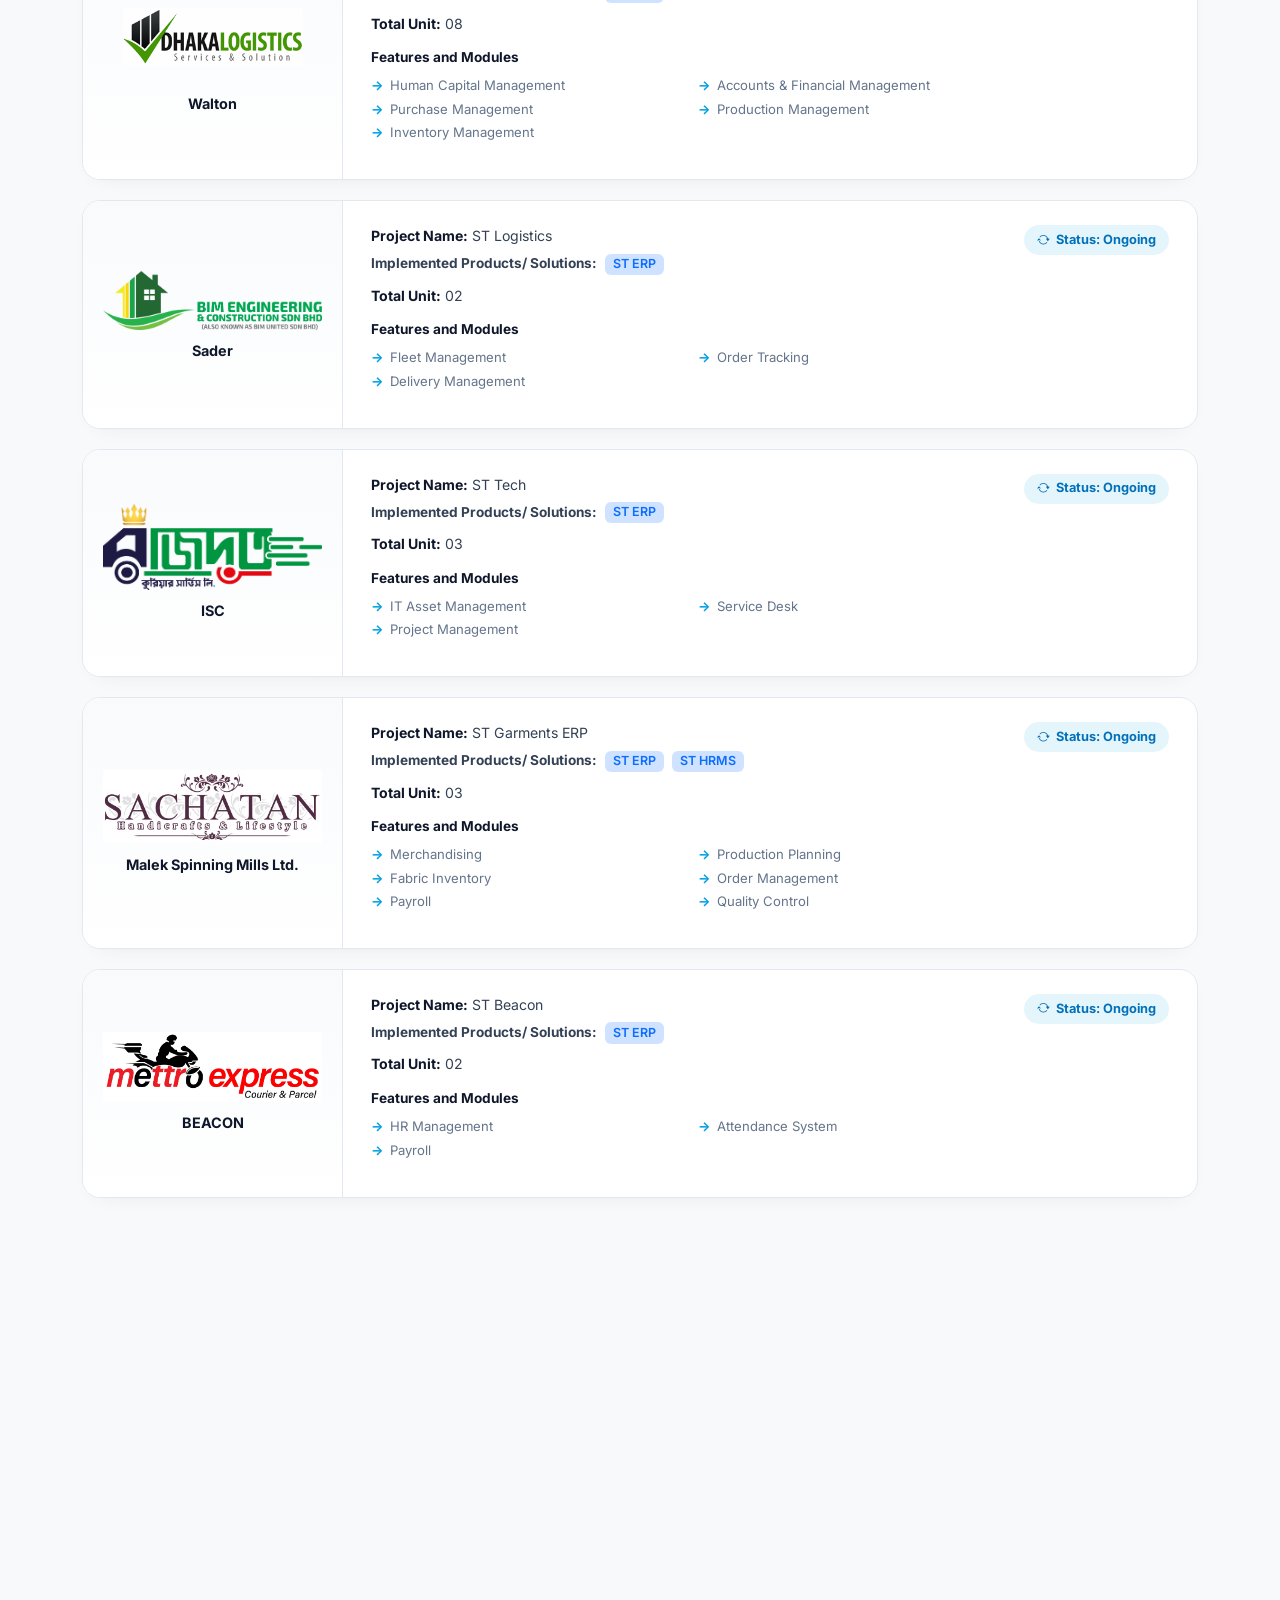
<file: clients.html>
<!DOCTYPE html>
<html lang="en">

<head>
    <meta charset="UTF-8">
    <meta http-equiv="X-UA-Compatible" content="IE=edge">
    <meta name="viewport" content="width=device-width, initial-scale=1, viewport-fit=cover">

    <title>Our Clients | STITBD — 12+ Years of Software Engineering in Bangladesh</title>
    <meta name="description"
        content="STITBD (Super Technic Information Technology Bangladesh) has built ERP, POS, and web platforms for 1,000+ clients since 2014. Meet the team behind Bangladesh's trusted software partner.">
    <link rel="canonical" href="https://www.stitbd.com/about.html">

    <!-- Open Graph -->
    <meta property="og:type" content="website">
    <meta property="og:title" content="About STITBD | 12+ Years of Software Engineering in Bangladesh">
    <meta property="og:description"
        content="1,200+ projects, 1,000+ clients, 36+ engineers. Meet the team building Bangladesh's ERP, POS and web platforms since 2014.">
    <meta property="og:url" content="https://www.stitbd.com/about.html">
    <meta property="og:site_name" content="STITBD">

    <!-- Performance -->
    <link rel="preconnect" href="https://fonts.googleapis.com">
    <link rel="preconnect" href="https://fonts.gstatic.com" crossorigin>
    <link rel="preconnect" href="https://cdn.jsdelivr.net">
    <link rel="dns-prefetch" href="//cdn.jsdelivr.net">
    <link rel="dns-prefetch" href="//fonts.googleapis.com">
    <link rel="preload" as="image" href="asset/about.jpg" fetchpriority="high">

    <!-- Fonts -->
    <link
        href="https://fonts.googleapis.com/css2?family=Inter:wght@300;400;500;600;700;800&family=Plus+Jakarta+Sans:wght@500;600;700;800&display=swap"
        rel="stylesheet">

    <!-- Bootstrap 5 -->
    <link href="https://cdn.jsdelivr.net/npm/bootstrap@5.3.7/dist/css/bootstrap.min.css" rel="stylesheet">
    <!-- Bootstrap Icons -->
    <link rel="stylesheet" href="https://cdn.jsdelivr.net/npm/bootstrap-icons@1.13.1/font/bootstrap-icons.min.css">
    <!-- AOS -->
    <link href="https://unpkg.com/aos@2.3.4/dist/aos.css" rel="stylesheet">

    <!-- Custom CSS -->
    <link rel="stylesheet" href="css/styles.css">
    <link rel="stylesheet" href="css/animations.css">
    <link rel="stylesheet" href="css/page-hero.css">
    <link rel="stylesheet" href="css/client.css">

    <!-- Favicon -->
    <link rel="icon" type="image/png" sizes="32x32" href="asset/favicon/favicon-32x32.png">
    <link rel="icon" type="image/png" sizes="16x16" href="asset/favicon/favicon-16x16.png">
    <link rel="apple-touch-icon" sizes="180x180" href="asset/favicon/apple-touch-icon.png">
    <link rel="manifest" href="/site.webmanifest">

    <script type="application/ld+json">
  {
    "@context": "https://schema.org",
    "@type": "AboutPage",
    "mainEntity": {
      "@type": "Organization",
      "name": "Super Technic Information Technology Bangladesh",
      "alternateName": "STITBD",
      "foundingDate": "2014",
      "url": "https://www.stitbd.com",
      "numberOfEmployees": "36+",
      "address": { "@type": "PostalAddress", "addressCountry": "BD" }
    }
  }
  </script>
</head>

<body>

    <div id="pagePreloader">
        <div class="preloader-ring"></div>
    </div>
    <noscript>
        <style>
            body {
                opacity: 1 !important
            }

            #pagePreloader {
                display: none !important
            }
        </style>
    </noscript>



    <!-- =====================================================
     NAVBAR
     ====================================================== -->
    <nav id="mainNavbar" class="navbar navbar-expand-lg sticky-glass-navbar">
        <div class="container py-1">
            <!-- Brand -->
            <a class="navbar-brand d-flex align-items-center gap-2" href="index.html">
                <img src="asset/logo.png" alt="STITBD Logo" style="height:55px;width:auto;object-fit:contain;">
            </a>

            <!-- Toggler for mobile (always visible on smaller screens) -->
            <button class="navbar-toggler navbar-toggler-modern border-0 p-2 text-primary focus-ring-none" type="button"
                data-bs-toggle="offcanvas" data-bs-target="#mobileMenuNav" aria-controls="mobileMenuNav"
                aria-expanded="false" aria-label="Toggle navigation">
                <i class="bi bi-list fs-1"></i>
            </button>

            <!-- Desktop menu: visible only on lg screens (≥1200px) -->
            <div class="collapse navbar-collapse d-lg-flex" id="navbarNav">
                <ul class="navbar-nav ms-auto mb-2 mb-xxl-0 align-items-xxl-center gap-1 gap-xxl-1 font-medium">
                    <li class="nav-item"><a class="nav-link text-dark fw-semibold px-2" href="index.html"><i
                                class="bi bi-house-door me-1 text-primary"></i> Home</a></li>

                    <li class="nav-item"><a class="nav-link text-dark fw-semibold px-2" href="about.html">About
                            Us</a></li>


                    <li class="nav-item dropdown">
                        <a class="nav-link text-dark fw-semibold px-2 dropdown-toggle" href="products.html"
                            role="button" aria-expanded="false">Products <i
                                class="bi bi-chevron-down dropdown-caret-icon" data-dropdown-caret></i></a>
                        <div class="dropdown-menu shadow-lg border-0 rounded-4 p-0 dropdown-mega-products"
                            id="productsDropdownMenu">
                        </div>
                    </li>

                    <li class="nav-item dropdown">
                        <a class="nav-link text-dark fw-semibold px-2 dropdown-toggle" href="services.html"
                            role="button" aria-expanded="false">Services <i
                                class="bi bi-chevron-down dropdown-caret-icon" data-dropdown-caret></i></a>
                        <ul class="dropdown-menu shadow-lg border-0 rounded-3 p-2">
                            <li><a class="dropdown-item rounded-2" href="software-development.html">Software
                                    Development</a></li>
                            <li><a class="dropdown-item rounded-2" href="web-development.html">Website Design
                                    & Development</a></li>
                            <li><a class="dropdown-item rounded-2" href="ecommerce-development.html">e-Commerce
                                    Development</a></li>
                            <li><a class="dropdown-item rounded-2" href="domain-hosting.html">Domain
                                    Registration & Hosting</a></li>
                            <li><a class="dropdown-item rounded-2" href="mobile-app-development.html">Android & iOS
                                    App Development</a></li>
                            <li><a class="dropdown-item rounded-2" href="cctv.html">CCTV
                                    Camera</a></li>
                            <li><a class="dropdown-item rounded-2" href="access-control.html">Access Control
                                    Services</a></li>
                            <li><a class="dropdown-item rounded-2" href="digital-marketing.html">Digital
                                    Marketing</a></li>
                            <li><a class="dropdown-item rounded-2" href="email-sms-marketing.html">Email and SMS
                                    Marketing</a></li>
                        </ul>
                    </li>

                    <li class="nav-item"><a class="nav-link text-dark fw-semibold px-2" href="team.html">Our
                            Team</a></li>

                    <li class="nav-item"><a class="nav-link text-dark fw-semibold px-2" href="clients.html">Our
                            Clients</a></li>

                    <li class="nav-item"><a class="nav-link text-dark fw-semibold px-2" href="contact.html">Contact</a>
                    </li>
                </ul>

                <div class="ms-xxl-3 d-flex align-items-center gap-2">
                    <a href="#" target="_blank" rel="noreferrer" data-wa-link class="btn-nav-whatsapp">
                        <i class="bi bi-whatsapp"></i> 24/7 Chat
                    </a>
                    <button type="button"
                        class="btn btn-brand-primary rounded-pill px-4 py-2 d-flex align-items-center gap-2"
                        data-open-quote-modal="">
                        <i class="bi bi-calculator"></i>
                        <span>Get Free Quote</span>
                    </button>
                </div>
            </div>

    </nav>

    <!-- Offcanvas Drawer for Mobile (always visible, but toggled by the button) -->
    <div class="offcanvas offcanvas-end rounded-start-4" tabindex="-1" id="mobileMenuNav"
        aria-labelledby="mobileMenuNavLabel">
        <div class="offcanvas-header border-bottom">
            <div class="offcanvas-title d-flex align-items-center gap-2" id="mobileMenuNavLabel">
                <img src="asset/logo.png" alt="STITBD Logo" style="height:40px;width:auto;object-fit:contain;">
            </div>
            <button type="button" class="btn-close text-reset" data-bs-dismiss="offcanvas" aria-label="Close"></button>
        </div>
        <div class="offcanvas-body d-flex flex-column justify-content-between">
            <ul class="navbar-nav gap-1">
                <li class="nav-item" data-bs-dismiss="offcanvas"><a class="nav-link fs-5 fw-semibold text-dark"
                        href="index.html"><i class="bi bi-house-door me-2 text-primary"></i> Home</a></li>

                <li class="nav-item" data-bs-dismiss="offcanvas"><a class="nav-link fs-5 fw-semibold text-dark"
                        href="about.html"><i class="bi bi-people me-2 text-primary"></i> About Us</a></li>


                <li class="nav-item mobile-accordion-item">
                    <div class="d-flex align-items-center justify-content-between">
                        <a class="nav-link fs-5 fw-semibold text-dark flex-grow-1" href="products.html"
                            data-bs-dismiss="offcanvas"><i class="bi bi-grid-3x3-gap me-2 text-primary"></i>
                            Products</a>
                        <button type="button" class="mobile-accordion-toggle" data-bs-toggle="collapse"
                            data-bs-target="#mobProducts" aria-expanded="false" aria-controls="mobProducts"
                            aria-label="Toggle Products submenu">
                            <i class="bi bi-chevron-down small"></i>
                        </button>
                    </div>
                    <div class="collapse ps-4" id="mobProducts">
                        <ul class="list-unstyled d-flex flex-column gap-2 py-2" id="mobProductsMenu"></ul>
                    </div>
                </li>

                <li class="nav-item mobile-accordion-item">
                    <div class="d-flex align-items-center justify-content-between">
                        <a class="nav-link fs-5 fw-semibold text-dark flex-grow-1" href="services.html"
                            data-bs-dismiss="offcanvas"><i class="bi bi-layers me-2 text-primary"></i> Services</a>
                        <button type="button" class="mobile-accordion-toggle" data-bs-toggle="collapse"
                            data-bs-target="#mobServices" aria-expanded="false" aria-controls="mobServices"
                            aria-label="Toggle Services submenu">
                            <i class="bi bi-chevron-down small"></i>
                        </button>
                    </div>
                    <div class="collapse ps-4" id="mobServices">
                        <ul class="list-unstyled d-flex flex-column gap-2 py-2">
                            <li data-bs-dismiss="offcanvas"><a class="text-dark text-decoration-none"
                                    href="software-development.html">Software Development</a>
                            </li>
                            <li data-bs-dismiss="offcanvas"><a class="text-dark text-decoration-none"
                                    href="web-development.html">Website Design &
                                    Development</a></li>
                            <li data-bs-dismiss="offcanvas"><a class="text-dark text-decoration-none"
                                    href="ecommerce-development.html">e-Commerce
                                    Development</a></li>
                            <li data-bs-dismiss="offcanvas"><a class="text-dark text-decoration-none"
                                    href="domain-hosting.html">Domain
                                    Registration &
                                    Hosting</a></li>
                            <li data-bs-dismiss="offcanvas"><a class="text-dark text-decoration-none"
                                    href="mobile-app-development.html">Android & iOS App
                                    Development</a></li>
                            <li data-bs-dismiss="offcanvas"><a class="text-dark text-decoration-none"
                                    href="cctv.html">CCTV Camera</a>
                            </li>
                            <li data-bs-dismiss="offcanvas"><a class="text-dark text-decoration-none"
                                    href="access-control.html">Access
                                    Control
                                    Services</a></li>
                            <li data-bs-dismiss="offcanvas"><a class="text-dark text-decoration-none"
                                    href="digital-marketing.html">Digital Marketing</a></li>
                            <li data-bs-dismiss="offcanvas"><a class="text-dark text-decoration-none"
                                    href="email-sms-marketing.html">Email and SMS
                                    Marketing</a></li>
                        </ul>
                    </div>
                </li>

                <li class="nav-item" data-bs-dismiss="offcanvas"><a class="nav-link fs-5 fw-semibold text-dark"
                        href="team.html"><i class="bi bi-people me-2 text-primary"></i> Our Team</a></li>

                <li class="nav-item" data-bs-dismiss="offcanvas"><a class="nav-link fs-5 fw-semibold text-dark"
                        href="clients.html"><i class="bi bi-people me-2 text-primary"></i> Clients</a></li>

                <li class="nav-item" data-bs-dismiss="offcanvas"><a class="nav-link fs-5 fw-semibold text-dark"
                        href="contact.html"><i class="bi bi-envelope me-2 text-primary"></i> Contact</a></li>
            </ul>

            <div class="mt-4 pt-3 border-top">
                <button type="button"
                    class="btn btn-brand-primary w-100 py-3 mb-2 rounded-3 d-flex align-items-center justify-content-center gap-2"
                    data-bs-dismiss="offcanvas" data-open-quote-modal="">
                    <i class="bi bi-calculator fs-5"></i>
                    <span>Get Free Project Quote</span>
                </button>
                <a href="#" target="_blank" rel="noreferrer" data-wa-link
                    class="btn btn-outline-success w-100 py-2 rounded-3 d-flex align-items-center justify-content-center gap-2 fw-semibold">
                    <i class="bi bi-whatsapp"></i> Chat on WhatsApp (24/7)
                </a>
            </div>
        </div>
    </div>

    <main class="flex-grow-1">

        <!-- =====================================================
         Clients HERO
    ====================================================== -->
        <section class="page-hero page-hero--clients">
            <div class="page-hero-pattern"></div>
            <div class="container">
                <div class="row align-items-center g-4">
                    <div class="col-12 col-lg-9 mx-auto text-center text-lg-start" data-aos="fade-up">
                        <div class="page-hero-icon"><i class="bi bi-trophy"></i></div>
                        <span class="page-hero-badge"><i class="bi bi-building-check"></i> Trusted Nationwide</span>
                        <h1>Powering <span class="accent">1,000+ Businesses</span> Across Bangladesh</h1>
                        <p class="lead">From garment factories to national banks, hospitals to universities — see the
                            enterprises and institutions that run their operations on STITBD software.</p>
                        <div class="page-hero-chip-row">
                            <span class="page-hero-chip"><strong>1,000+</strong> Clients</span>
                            <span class="page-hero-chip"><strong>1,200+</strong> Projects</span>
                            <span class="page-hero-chip"><strong>95%</strong> Retention</span>
                        </div>
                    </div>
                </div>
            </div>
        </section>



        <!-- =====================================================
         VALUABLE CLIENTS — Detailed Project Cards
    ====================================================== -->
        <section id="valuable-clients" class="position-relative bg-light border-bottom">
            <div class="container">
                <div class="text-center mx-auto mb-4" data-aos="fade-up">
                    <span class="badge-primary-soft mb-2 d-inline-block"><i class="bi bi-building-check me-1"></i>
                        Trusted Nationwide</span>
                    <h2 class="fw-extrabold font-heading display-6 mb-2 section-title-oneline">Trusted by 1,000+ <span
                            class="text-primary">Enterprises & Institutions</span></h2>
                    <p class="text-muted fs-6">Serving leading conglomerates, garments exporters, hospitals, colleges,
                        and e-commerce companies across Bangladesh.</p>
                </div>

                <div id="clientsFilterTabs" class="vc-filter-tabs" data-aos="fade-up" data-aos-delay="100"></div>

                <div id="clientsProjectEmpty" class="vc-empty d-none" data-aos="fade-up">
                    <i class="bi bi-emoji-frown fs-1 mb-2 d-block"></i>
                    <p class="mb-0">No clients found in this category.</p>
                </div>

                <div id="clientsProjectGrid" class="vc-grid" data-aos="fade-up" data-aos-delay="150"></div>
            </div>
        </section>

        <!-- =====================================================
         CTA BANNER
    ====================================================== -->
        <section class="py-5 py-lg-6 bg-light">
            <div class="container">
                <div class="cta-banner rounded-4 p-4 p-md-5 text-center text-lg-start d-flex flex-column flex-lg-row align-items-center justify-content-between gap-4"
                    data-aos="zoom-in">
                    <div>
                        <h3 class="fw-extrabold font-heading text-white mb-2">Ready to build something that lasts?</h3>
                        <p class="text-white-50 mb-0">Tell us about your project — our senior engineers reply within 1-2
                            hours.</p>
                    </div>
                    <div class="d-flex flex-wrap gap-3 justify-content-center">
                        <button type="button"
                            class="btn btn-brand-gold rounded-pill px-4 py-3 fw-bold d-flex align-items-center gap-2"
                            data-open-quote-modal="">
                            <i class="bi bi-calculator-fill"></i> Get Free Quote
                        </button>
                        <a href="#" target="_blank" rel="noreferrer" data-wa-link
                            class="btn btn-outline-light rounded-pill px-4 py-3 fw-semibold border-2 d-flex align-items-center gap-2">
                            <i class="bi bi-whatsapp"></i> Chat on WhatsApp
                        </a>
                    </div>
                </div>
            </div>
        </section>

    </main>

    <!-- =====================================================
       FOOTER
  ====================================================== -->
    <footer class="bg-dark text-white pt-5 pb-4 position-relative border-top border-secondary">
        <div class="container">

            <div
                class="footer-newsletter-strip d-flex flex-column flex-lg-row align-items-lg-center justify-content-between gap-3 mb-5">
                <div>
                    <h5 class="fw-bold font-heading text-white mb-1">Stay Updated with STITBD</h5>
                    <p class="text-white-50 small mb-0">Product updates, tech insights & special offers — straight to
                        your inbox.
                    </p>
                </div>
                <form id="newsletterForm" class="d-flex gap-2 footer-newsletter-form">
                    <input type="email" id="newsletterEmail" required placeholder="Enter your email address"
                        class="form-control form-control-lg focus-ring-none">
                    <button type="submit"
                        class="btn btn-brand-gold rounded-3 px-4 fw-bold text-nowrap">Subscribe</button>
                </form>
            </div>

            <div class="row g-4 mb-5">
                <div class="col-12 col-lg-3 col-md-6">
                    <a class="d-flex align-items-center gap-2 text-decoration-none mb-3" href="index.html">
                        <img src="asset/logo.png" alt="STITBD Logo" style="height:48px;width:auto;object-fit:contain;">
                    </a>
                    <p class="text-white-50 small leading-relaxed mb-4">
                        Providing premier software engineering, web development, mobile app design, CCTV surveillance
                        solutions,
                        BTTB .bd domain registration, and cloud hosting in Bangladesh since <span
                            data-since-year>2014</span>.
                    </p>
                    <div class="d-flex align-items-center gap-2">
                        <a href="#" target="_blank" rel="noreferrer" data-fb-link
                            class="btn btn-outline-light rounded-circle p-2 d-flex align-items-center justify-content-center"
                            style="width:38px;height:38px;" aria-label="Facebook"><i class="bi bi-facebook"></i></a>
                        <a href="#" target="_blank" rel="noreferrer" data-li-link
                            class="btn btn-outline-light rounded-circle p-2 d-flex align-items-center justify-content-center"
                            style="width:38px;height:38px;" aria-label="LinkedIn"><i class="bi bi-linkedin"></i></a>
                        <a href="#" target="_blank" rel="noreferrer" data-yt-link
                            class="btn btn-outline-light rounded-circle p-2 d-flex align-items-center justify-content-center"
                            style="width:38px;height:38px;" aria-label="YouTube"><i class="bi bi-youtube"></i></a>
                        <a href="#" target="_blank" rel="noreferrer" data-gh-link
                            class="btn btn-outline-light rounded-circle p-2 d-flex align-items-center justify-content-center"
                            style="width:38px;height:38px;" aria-label="GitHub"><i class="bi bi-github"></i></a>
                    </div>
                </div>

                <div class="col-12 col-lg-2 col-md-6">
                    <h6 class="fw-bold font-heading text-white mb-3 text-uppercase small tracking-wider">Our Services
                    </h6>
                    <ul class="list-unstyled d-flex flex-column gap-2 small text-white-50 mb-0">
                        <li><a href="#services" class="text-white-50 text-decoration-none hover-white">Software
                                Development</a>
                        </li>
                        <li><a href="#services" class="text-white-50 text-decoration-none hover-white">Website Design &
                                Dev</a>
                        </li>
                        <li><a href="#domain-search" class="text-white-50 text-decoration-none hover-white">Domain &
                                Cloud
                                Hosting</a></li>
                        <li><a href="#services" class="text-white-50 text-decoration-none hover-white">Android & iOS
                                Mobile
                                Apps</a>
                        </li>
                        <li><a href="#services" class="text-white-50 text-decoration-none hover-white">CCTV & Biometric
                                Security</a>
                        </li>
                        <li><a href="#services" class="text-white-50 text-decoration-none hover-white">Access Control
                                Services</a>
                        </li>
                    </ul>
                </div>

                <div class="col-12 col-lg-4 col-md-6">
                    <h6 class="fw-bold font-heading text-white mb-3 text-uppercase small tracking-wider">We Are Proud
                        Member Of
                    </h6>
                    <div class="d-flex flex-wrap gap-2 footer-membership-grid">
                        <div class="footer-membership-badge"
                            title="BASIS — Bangladesh Association of Software & Information Services">
                            <img src="asset/membership/basis.png" alt="BASIS Member" loading="lazy">
                        </div>
                        <div class="footer-membership-badge"
                            title="BDHPA — Bangladesh Domain Hosting Provider's Association">
                            <img src="asset/membership/bdhpa.png" alt="BDHPA Member" loading="lazy">
                        </div>
                        <div class="footer-membership-badge" title="e-CAB — E-commerce Association of Bangladesh">
                            <img src="asset/membership/e-cab.png" alt="e-CAB Member" loading="lazy">
                        </div>
                    </div>
                </div>

                <div class="col-lg-3 col-md-6">
                    <h6 class="fw-bold font-heading text-white mb-3 text-uppercase small tracking-wider">Head Office
                    </h6>
                    <p class="text-white-50 small leading-relaxed mb-2"><i
                            class="bi bi-geo-alt text-warning me-2"></i><span data-company-address></span></p>
                    <p class="text-white-50 small mb-2"><i class="bi bi-telephone text-warning me-2"></i><span
                            data-company-phone-primary></span></p>
                    <p class="text-white-50 small mb-3"><i class="bi bi-envelope text-warning me-2"></i><span
                            data-company-email></span></p>
                    <div
                        class="p-2 bg-white bg-opacity-10 rounded-3 border border-white border-opacity-15 small text-warning font-semibold">
                        <i class="bi bi-shield-check me-1"></i> 24/7 Technical Support Available
                    </div>
                </div>
            </div>

            <div class="footer-payment-strip text-center">
                <span class="footer-payment-label">We Accept Secure Payments</span>
                <div class="footer-payment-card d-inline-flex align-items-center justify-content-center">
                    <img src="asset/payment-gateway.png" alt="Accepted Payment Gateways"
                        class="footer-payment-img d-none d-md-block" loading="lazy">
                    <img src="asset/payment-gateway-mobile.png" alt="Accepted Payment Gateways"
                        class="footer-payment-img d-md-none" loading="lazy">
                </div>
            </div>

            <hr class="border-secondary my-4">

            <div
                class="d-flex flex-column flex-md-row align-items-center justify-content-between gap-3 text-white-50 small">
                <div>&copy; 2014-<span data-copyright-year>2026</span> <strong>STITBD</strong>. All Rights Reserved.
                </div>
                <div class="d-flex align-items-center gap-3 extra-small">
                    <span>Privacy Policy</span>
                    <span>&bull;</span>
                    <span>Terms of Service</span>
                </div>
            </div>
        </div>
    </footer>

    <!-- =====================================================
       COST ESTIMATOR / QUOTE MODAL (required for Get Free Quote buttons)
  ====================================================== -->
    <div class="modal fade bg-dark bg-opacity-50 backdrop-blur" id="quoteModal" tabindex="-1" role="dialog"
        style="z-index:1060;">
        <div class="modal-dialog modal-dialog-centered modal-lg modal-dialog-scrollable">
            <div class="modal-content shadow-lg border-0 rounded-4">
                <div class="modal-header bg-primary text-white p-4 rounded-top-4 align-items-center">
                    <div class="d-flex align-items-center gap-3">
                        <div class="bg-white text-primary rounded-circle p-2 d-flex align-items-center justify-content-center"
                            style="width:48px;height:48px;"><i class="bi bi-calculator-fill fs-4"></i></div>
                        <div>
                            <h4 class="modal-title font-heading fw-extrabold text-white mb-0">Project Cost Estimator &
                                Consultation</h4>
                            <span class="text-white-50 small">Get an instant estimation and official callback from
                                STITBD technical team</span>
                        </div>
                    </div>
                    <button type="button" class="btn-close btn-close-white" data-close-quote-modal
                        aria-label="Close"></button>
                </div>

                <div class="modal-body p-4">
                    <div id="quoteFormSection">
                        <form id="quoteForm">
                            <div class="row g-3 mb-4">
                                <div class="col-12 col-md-6">
                                    <label class="form-label fw-bold text-dark small">1. Select Requirement Type</label>
                                    <select id="quoteServiceType"
                                        class="form-select form-select-lg fs-6 focus-ring-none">
                                        <option value="Ready Software Purchase">Ready Software Purchase (20+ List)
                                        </option>
                                        <option value="Custom Software Development" selected>Custom Software Development
                                        </option>
                                        <option value="Website Design & Development">Website Design & E-Commerce
                                        </option>
                                        <option value="Android & iOS App Development">Android & iOS App Development
                                        </option>
                                        <option value="Domain & Cloud Hosting">Domain Registration & Hosting</option>
                                        <option value="CCTV & Security System">CCTV & Biometric Access Setup</option>
                                        <option value="Digital Marketing & SEO">Digital Marketing & SEO</option>
                                    </select>
                                </div>
                                <div class="col-12 col-md-6 d-none" id="quoteProductField">
                                    <label class="form-label fw-bold text-dark small">Select Ready Software
                                        Product</label>
                                    <select id="quoteProduct"
                                        class="form-select form-select-lg fs-6 focus-ring-none"></select>
                                </div>
                                <div class="col-md-6">
                                    <label class="form-label fw-bold text-dark small">2. Business Scale</label>
                                    <select id="quoteScale" class="form-select form-select-lg fs-6 focus-ring-none">
                                        <option value="Startup / Single Counter">Startup / Single Counter</option>
                                        <option value="Small / Medium Enterprise" selected>Small / Medium Enterprise
                                            (1-5 Branches)</option>
                                        <option value="Large Corporation">Large Corporation / Multi-Branch Factory
                                        </option>
                                    </select>
                                </div>
                                <div class="col-md-6">
                                    <label class="form-label fw-bold text-dark small">3. Target Timeline</label>
                                    <select id="quoteTimeline" class="form-select form-select-lg fs-6 focus-ring-none">
                                        <option value="Urgent (1-2 Weeks)">Urgent (1-2 Weeks)</option>
                                        <option value="Standard (2-4 Weeks)" selected>Standard (2-4 Weeks)</option>
                                        <option value="Flexible Scope">Flexible Scope / Long Term</option>
                                    </select>
                                </div>
                            </div>

                            <div id="quoteDynamicFields" class="row g-3 mb-4"></div>

                            <hr class="my-4">
                            <h6 class="fw-bold text-dark font-heading mb-3">Your Contact Details</h6>
                            <div class="row g-3 mb-4">
                                <div class="col-md-6">
                                    <label class="form-label fw-semibold text-dark small">Your Name / Organization
                                        *</label>
                                    <input type="text" id="quoteName" required
                                        placeholder="e.g. Tanvir Ahmed (Green Valley Ltd)"
                                        class="form-control form-control-lg fs-6 focus-ring-none">
                                </div>
                                <div class="col-md-6">
                                    <label class="form-label fw-semibold text-dark small">Phone / Mobile Number
                                        *</label>
                                    <input type="tel" id="quotePhone" required placeholder="e.g. 01711000000"
                                        class="form-control form-control-lg fs-6 focus-ring-none">
                                </div>
                                <div class="col-md-6">
                                    <label class="form-label fw-semibold text-dark small">Email Address</label>
                                    <input type="email" id="quoteEmail" placeholder="e.g. tanvir@company.com"
                                        class="form-control form-control-lg fs-6 focus-ring-none">
                                </div>
                                <div class="col-md-6">
                                    <label class="form-label fw-semibold text-dark small">Special Requirements /
                                        Notes</label>
                                    <textarea rows="2" id="quoteNotes"
                                        placeholder="Mention any custom modules or specific requirements..."
                                        class="form-control focus-ring-none"></textarea>
                                </div>
                            </div>

                            <div class="d-flex align-items-center justify-content-between pt-2">
                                <button type="button" class="btn btn-outline-secondary rounded-pill px-4"
                                    data-close-quote-modal>Cancel</button>
                                <button type="submit"
                                    class="btn btn-brand-primary btn-lg rounded-pill px-5 fw-bold shadow-sm">Submit
                                    Quote Request</button>
                            </div>
                        </form>
                    </div>

                    <div id="quoteSuccessSection" class="text-center py-5 d-none">
                        <div class="bg-success text-white rounded-circle p-3 d-inline-flex mb-3"><i
                                class="bi bi-check-lg fs-1"></i></div>
                        <h4 class="fw-bold font-heading text-dark mb-2">Quote Request Received!</h4>
                        <p class="text-muted max-w-md mx-auto mb-4">
                            Thank you, <strong id="quoteSuccessName"></strong>! Our senior engineer will analyze your
                            requirements
                            for <strong id="quoteSuccessServiceType"></strong> and contact you at
                            <strong id="quoteSuccessPhone"></strong> within 1-2 hours.
                        </p>
                        <div class="d-flex justify-content-center gap-3">
                            <a href="#" id="quoteSuccessWaBtn" target="_blank" rel="noreferrer"
                                class="btn btn-success rounded-pill px-4 fw-bold d-flex align-items-center gap-2">
                                <i class="bi bi-whatsapp"></i> Chat Instant on WhatsApp
                            </a>
                            <button type="button" class="btn btn-outline-secondary rounded-pill px-4"
                                data-close-quote-modal>Close Window</button>
                        </div>
                    </div>
                </div>
            </div>
        </div>
    </div>

    <!-- Bootstrap 5.3 JS Bundle -->
    <script src="https://cdn.jsdelivr.net/npm/bootstrap@5.3.3/dist/js/bootstrap.bundle.min.js"
        integrity="sha384-YvpcrYf0tY3lHB60NNkmXc5s9fDVZLESaAA55NDzOxhy9GkcIdslK1eN7N6jIeHz"
        crossorigin="anonymous"></script>
    <!-- AOS -->
    <script src="https://unpkg.com/aos@2.3.1/dist/aos.js"></script>

    <!-- Data layer (COMPANY_INFO, READY_SOFTWARE_PRODUCTS, PRODUCT_DEMO_FIELDS, CLIENT_PROJECTS) -->
    <script src="js/data.js"></script>
    <!-- Common app logic (navbar, footer, dropdowns, quote modal, animations) — shared by every page -->
    <script src="js/app.js"></script>
    <!-- Clients-page-only logic (filter tabs + detailed project cards) -->
    <script src="js/clients.js"></script>

</body>

</html>
</file>
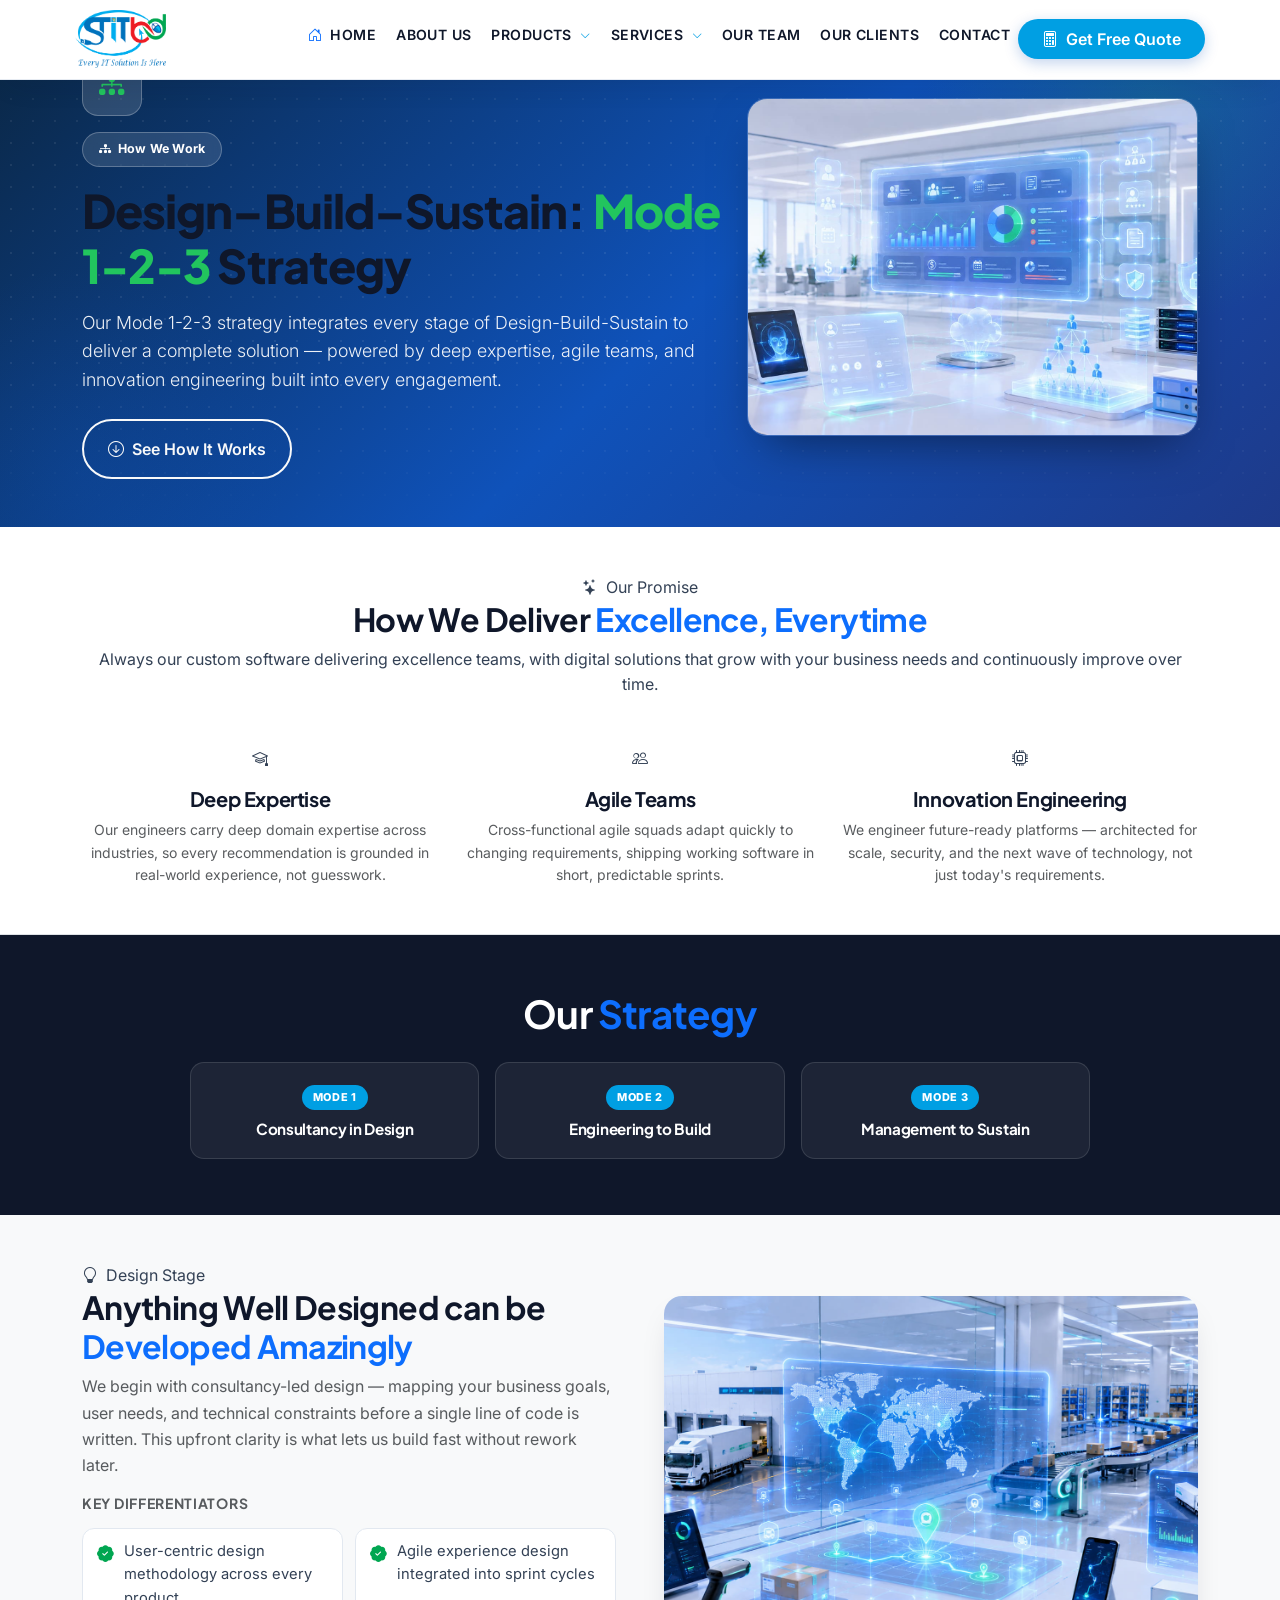
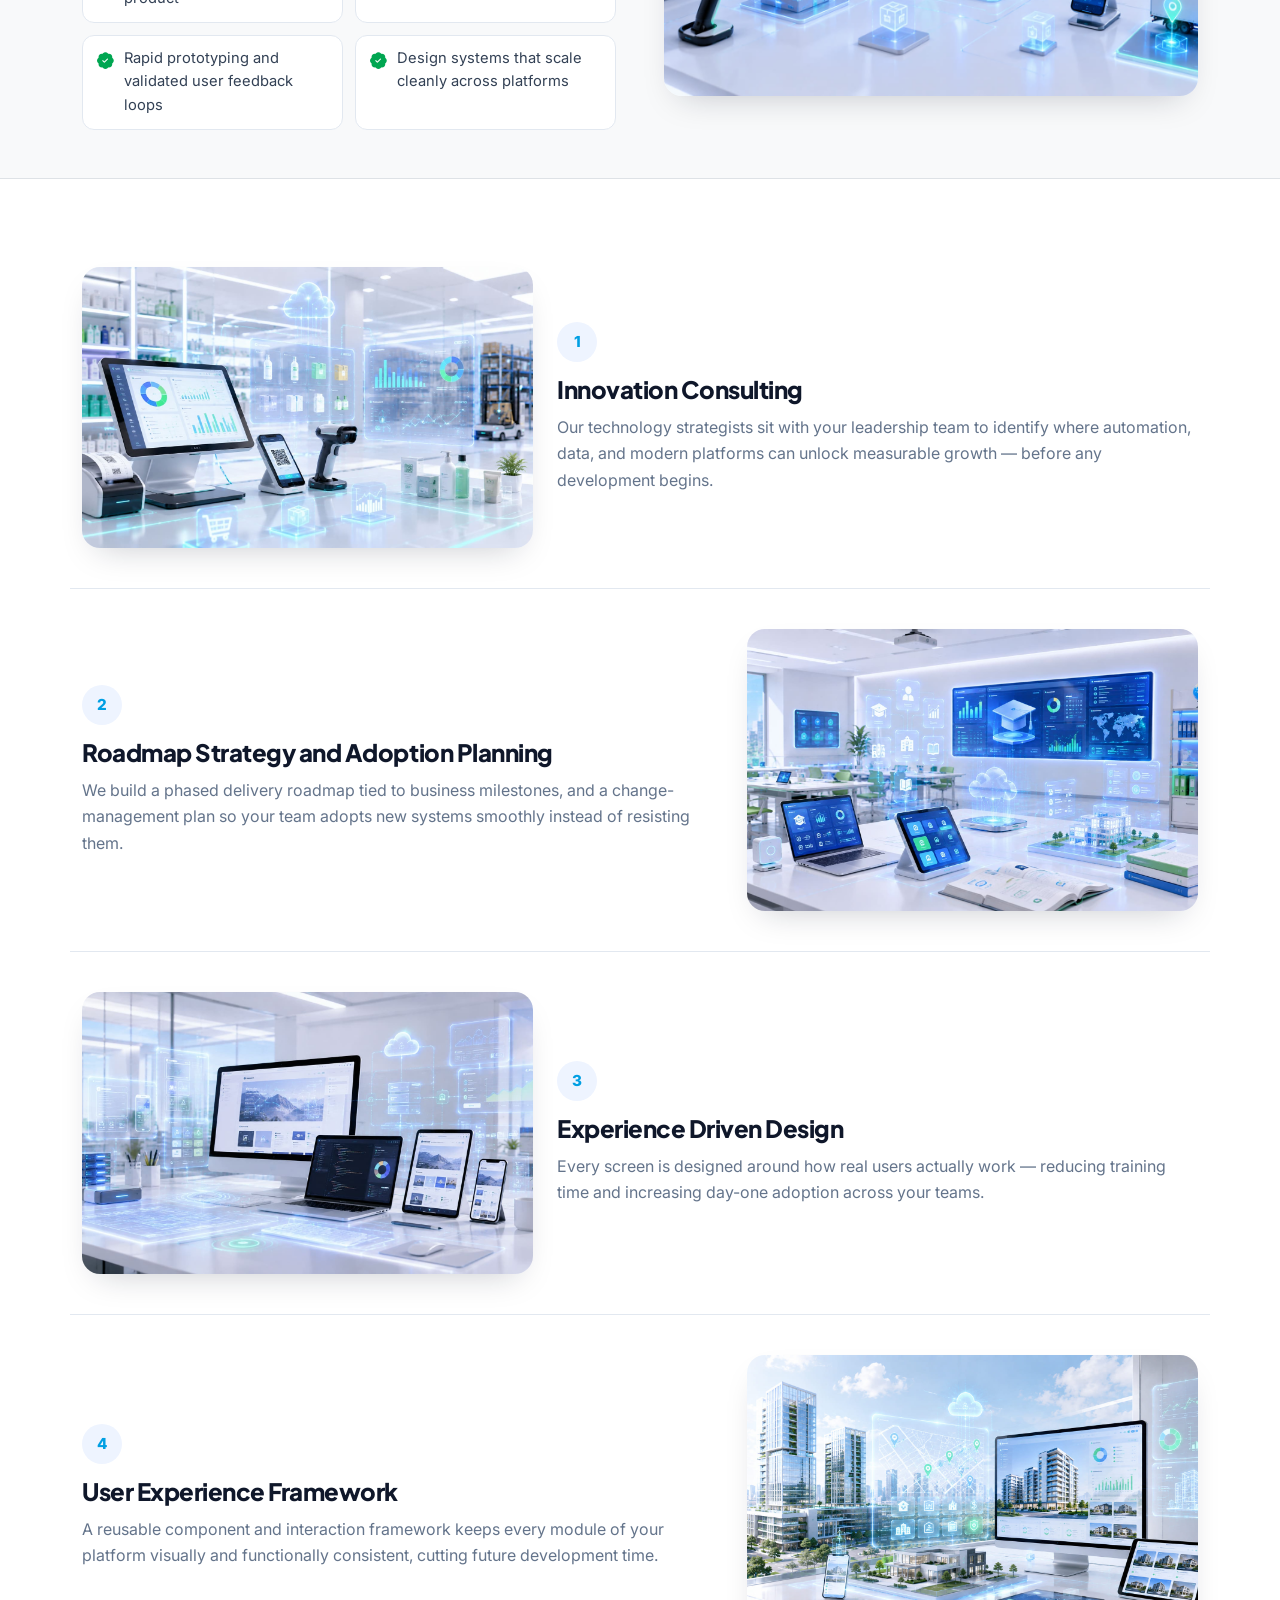
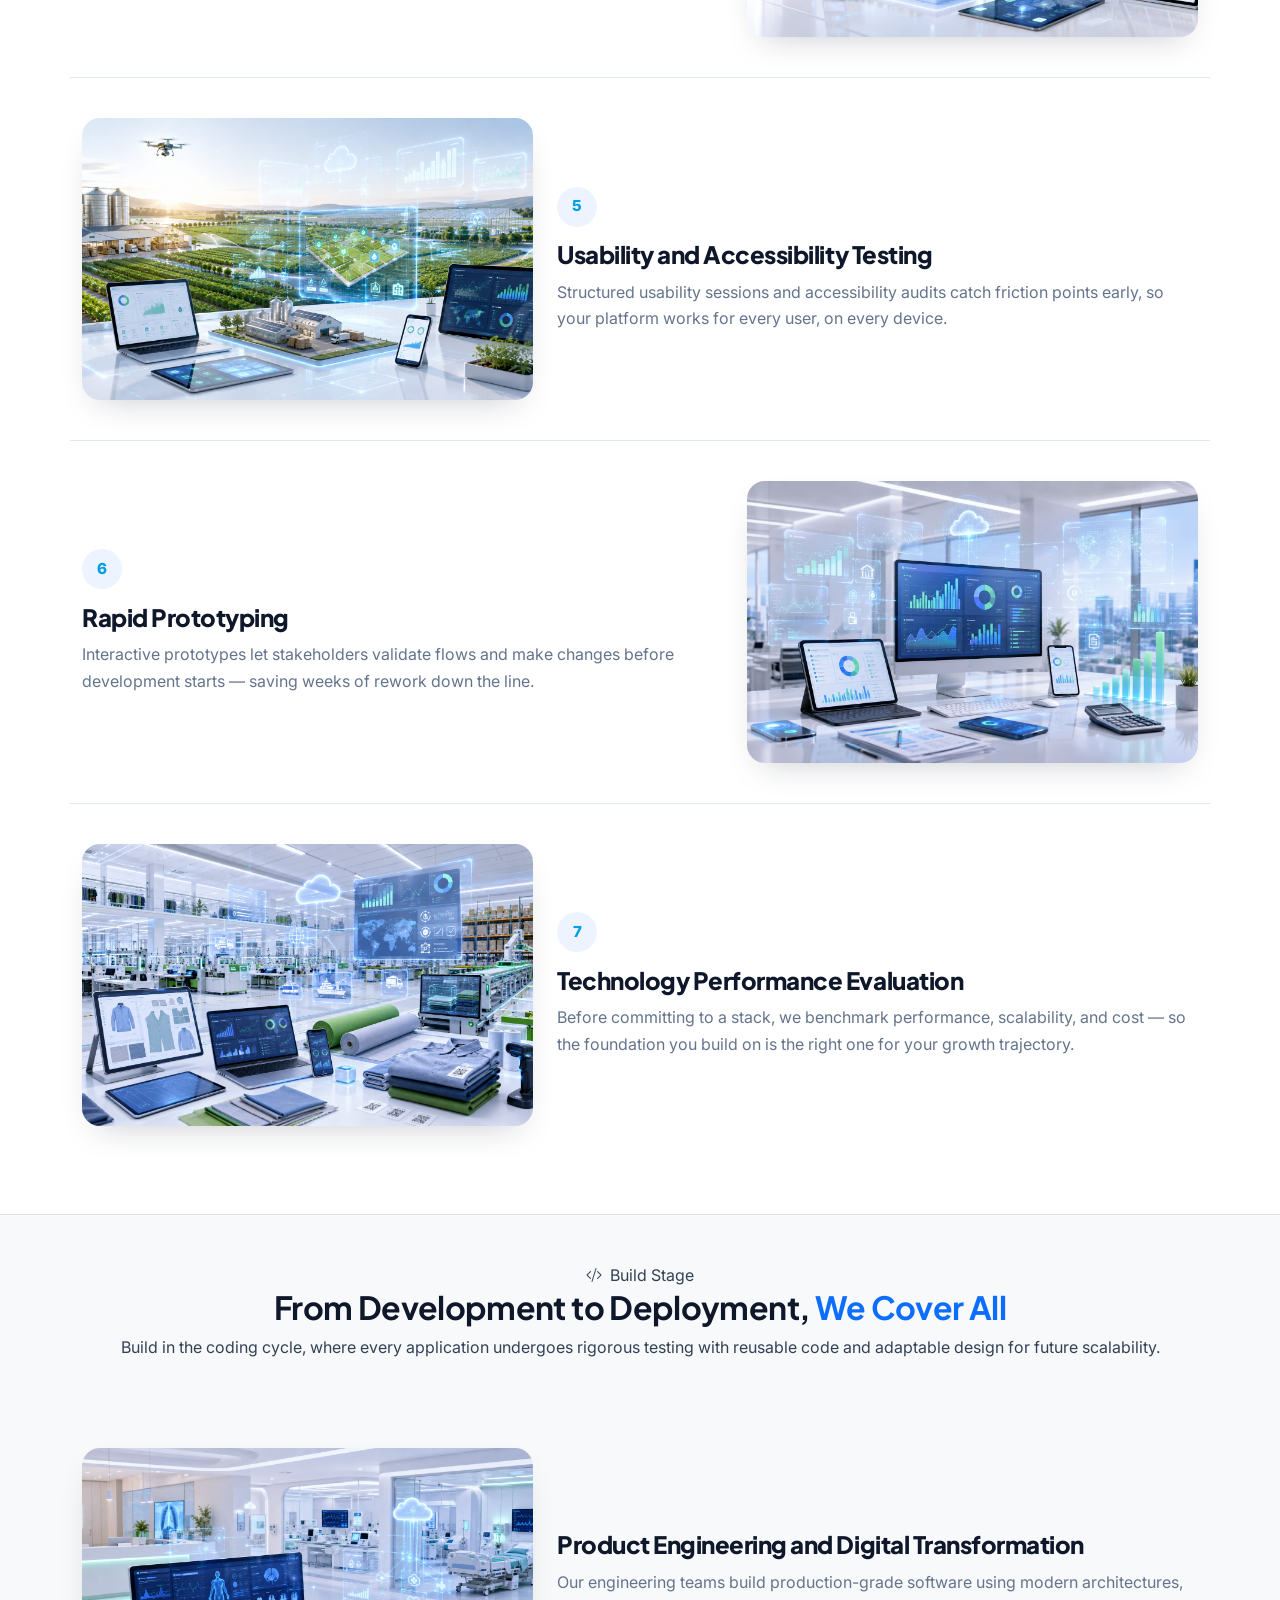
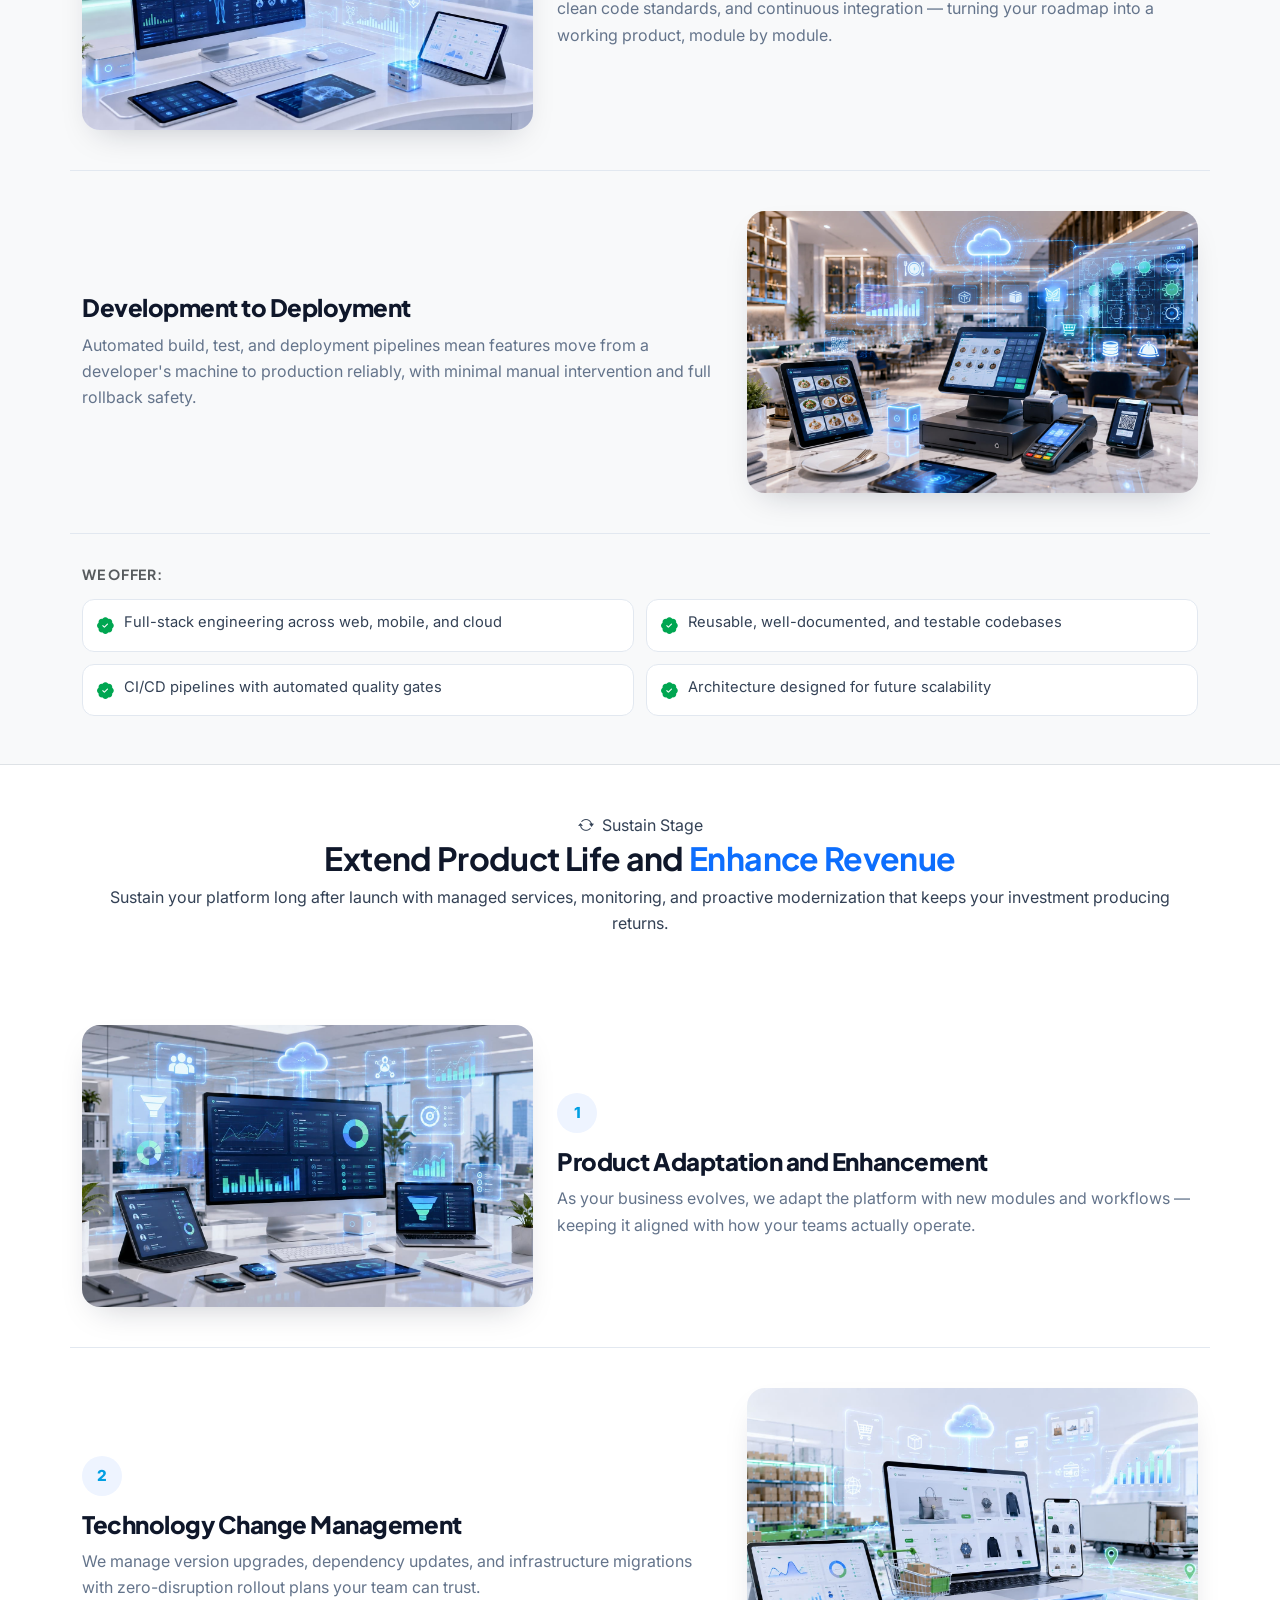
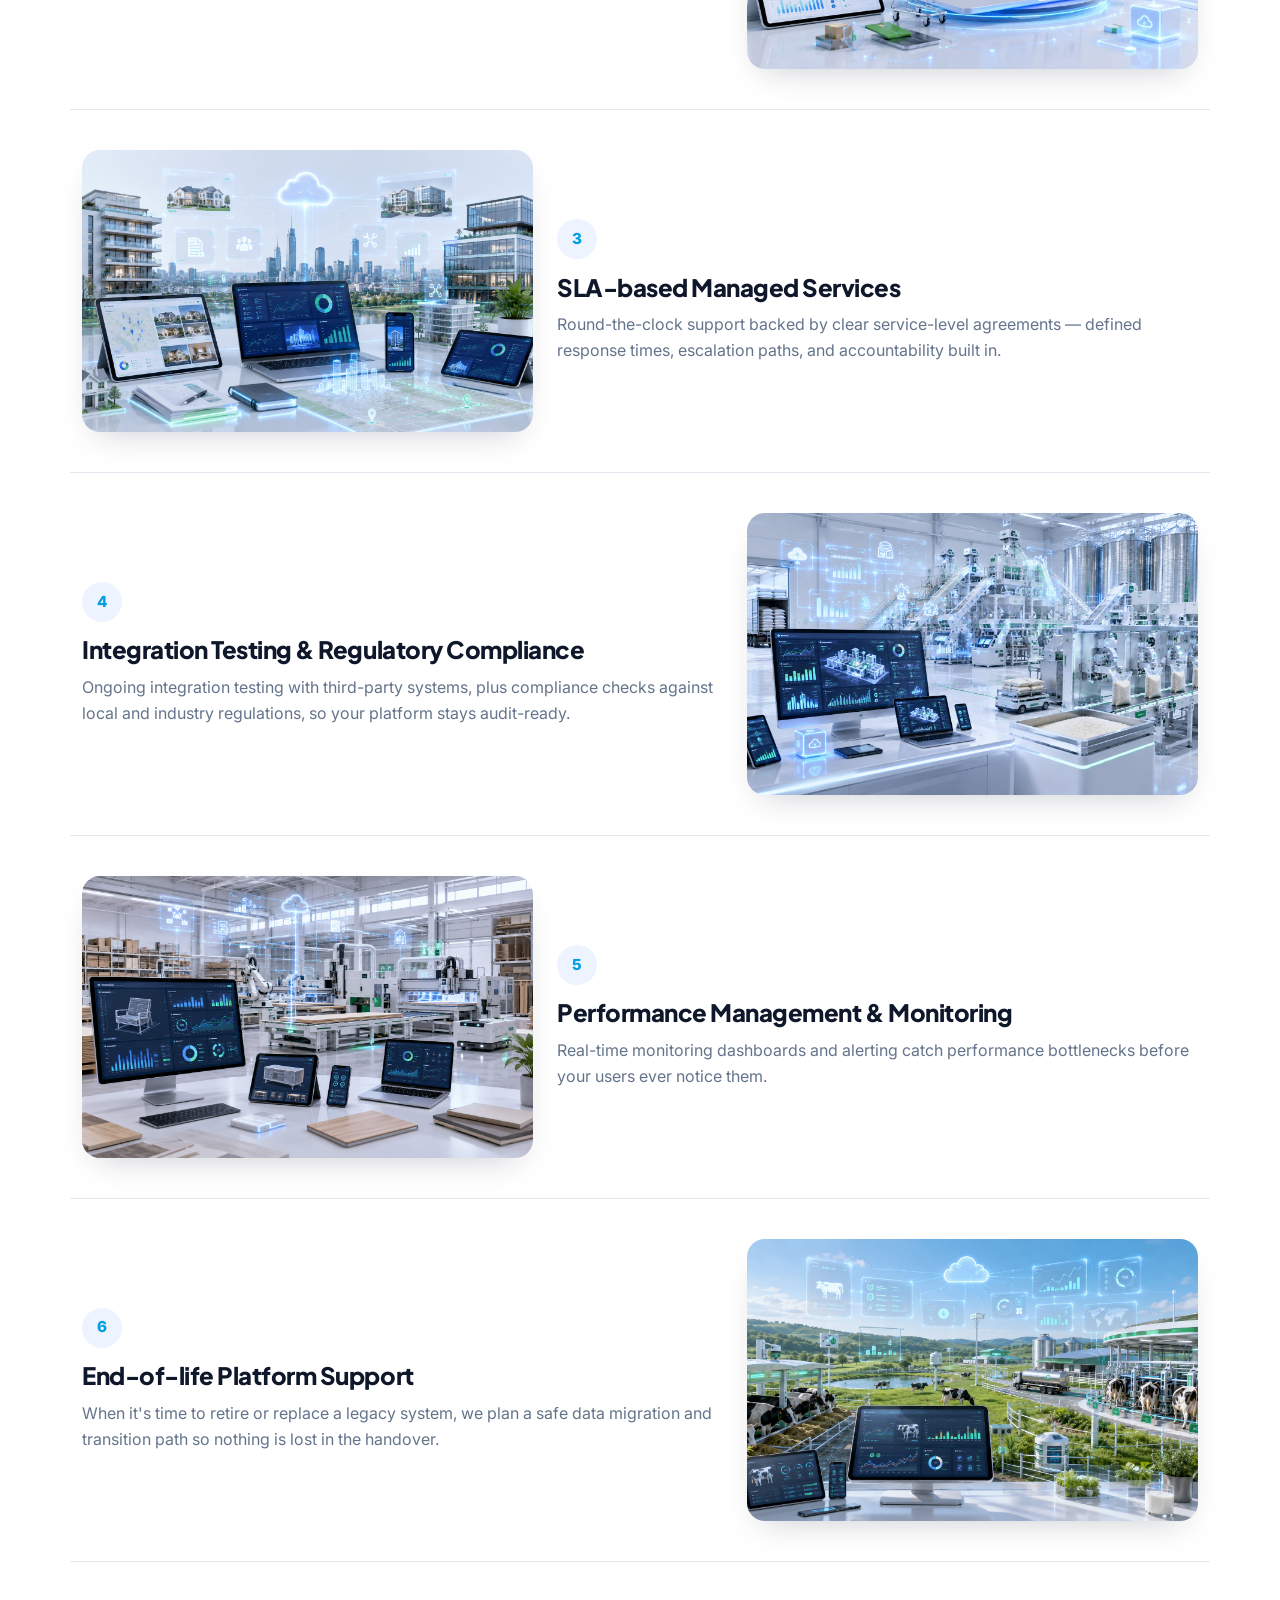
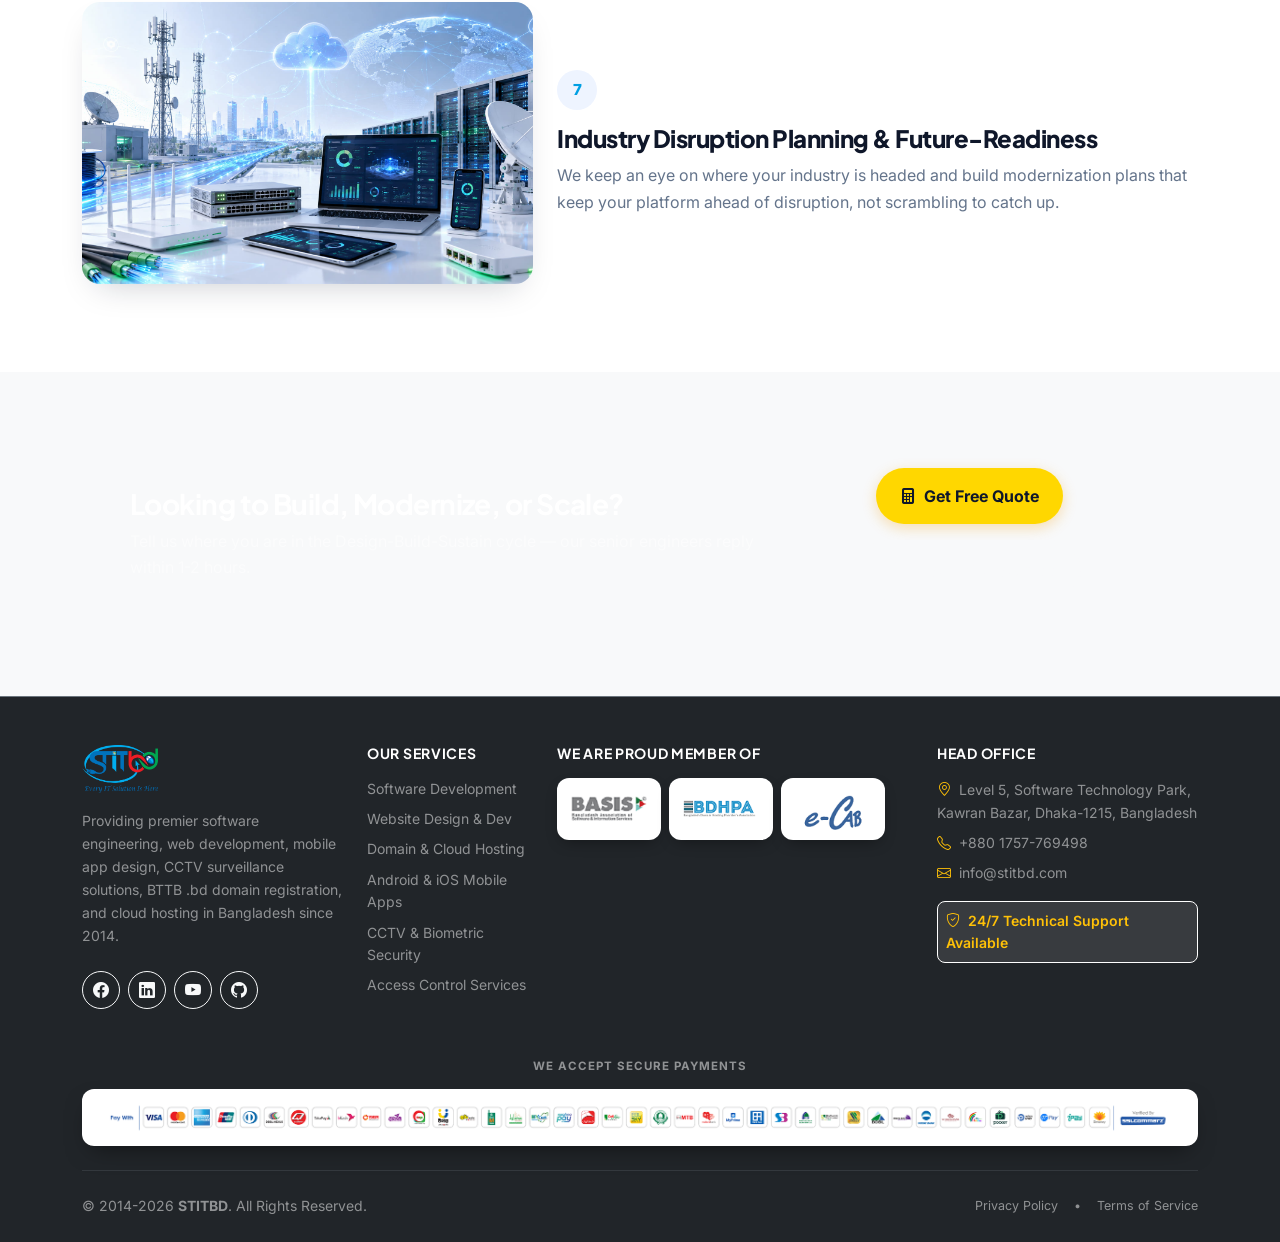
<file: design-build-sustain.html>
<!DOCTYPE html>
<html lang="en">

<head>
    <meta charset="UTF-8">
    <meta http-equiv="X-UA-Compatible" content="IE=edge">
    <meta name="viewport" content="width=device-width, initial-scale=1, viewport-fit=cover">

    <title>Design-Build-Sustain: Mode 1-2-3 Strategy | STITBD</title>
    <meta name="description"
        content="STITBD's Design-Build-Sustain (Mode 1-2-3) strategy: consultancy-led design, agile engineering, and long-term managed sustainment for software that lasts.">
    <link rel="canonical" href="https://www.stitbd.com/design-build-sustain.html">

    <meta name="color-scheme" content="light">

    <meta property="og:type" content="website">
    <meta property="og:title" content="Design-Build-Sustain: Mode 1-2-3 Strategy | STITBD">
    <meta property="og:description"
        content="A proven approach to automation success — Design, Build, and Sustain — ensuring every project delivers measurable impact.">
    <meta property="og:url" content="https://www.stitbd.com/design-build-sustain.html">
    <meta property="og:site_name" content="STITBD">

    <link rel="preconnect" href="https://fonts.googleapis.com">
    <link rel="preconnect" href="https://fonts.gstatic.com" crossorigin>
    <link rel="preconnect" href="https://cdn.jsdelivr.net">
    <link rel="dns-prefetch" href="//cdn.jsdelivr.net">
    <link rel="dns-prefetch" href="//fonts.googleapis.com">
    <link rel="preload" as="image" href="asset/design-build-sustain/01.jpg" fetchpriority="high">

    <link
        href="https://fonts.googleapis.com/css2?family=Inter:wght@300;400;500;600;700;800&family=Plus+Jakarta+Sans:wght@500;600;700;800&display=swap"
        rel="stylesheet">

    <link href="https://cdn.jsdelivr.net/npm/bootstrap@5.3.7/dist/css/bootstrap.min.css" rel="stylesheet">
    <link rel="stylesheet" href="https://cdn.jsdelivr.net/npm/bootstrap-icons@1.13.1/font/bootstrap-icons.min.css">
    <link href="https://unpkg.com/aos@2.3.4/dist/aos.css" rel="stylesheet">

    <link rel="stylesheet" href="css/styles.css">
    <link rel="stylesheet" href="css/animations.css">
    <link rel="stylesheet" href="css/page-hero.css">
    <link rel="stylesheet" href="css/design-build-sustain.css">

    <link rel="icon" type="image/png" sizes="32x32" href="asset/favicon/favicon-32x32.png">
    <link rel="icon" type="image/png" sizes="16x16" href="asset/favicon/favicon-16x16.png">
    <link rel="apple-touch-icon" sizes="180x180" href="asset/favicon/apple-touch-icon.png">
    <link rel="manifest" href="/site.webmanifest">

    <script type="application/ld+json">
  {
    "@context": "https://schema.org",
    "@type": "Service",
    "name": "Design-Build-Sustain: Mode 1-2-3 Strategy",
    "provider": { "@type": "Organization", "name": "STITBD" },
    "areaServed": "BD"
  }
  </script>
</head>

<body>

    <div id="pagePreloader">
        <div class="preloader-ring"></div>
    </div>
    <noscript>
        <style>
            body {
                opacity: 1 !important
            }

            #pagePreloader {
                display: none !important
            }
        </style>
    </noscript>



    <!-- =====================================================
     NAVBAR
     ====================================================== -->
    <nav id="mainNavbar" class="navbar navbar-expand-lg sticky-glass-navbar">
        <div class="container py-1">
            <!-- Brand -->
            <a class="navbar-brand d-flex align-items-center gap-2" href="index.html">
                <img src="asset/logo.png" alt="STITBD Logo" style="height:55px;width:auto;object-fit:contain;">
            </a>

            <!-- Toggler for mobile (always visible on smaller screens) -->
            <button class="navbar-toggler navbar-toggler-modern border-0 p-2 text-primary focus-ring-none" type="button"
                data-bs-toggle="offcanvas" data-bs-target="#mobileMenuNav" aria-controls="mobileMenuNav"
                aria-expanded="false" aria-label="Toggle navigation">
                <i class="bi bi-list fs-1"></i>
            </button>

            <!-- Desktop menu: visible only on lg screens (≥1200px) -->
            <div class="collapse navbar-collapse d-lg-flex" id="navbarNav">
                <ul class="navbar-nav ms-auto mb-2 mb-xxl-0 align-items-xxl-center gap-1 gap-xxl-1 font-medium">
                    <li class="nav-item"><a class="nav-link text-dark fw-semibold px-2" href="index.html"><i
                                class="bi bi-house-door me-1 text-primary"></i> Home</a></li>

                    <li class="nav-item"><a class="nav-link text-dark fw-semibold px-2" href="about.html">About
                            Us</a></li>


                    <li class="nav-item dropdown">
                        <a class="nav-link text-dark fw-semibold px-2 dropdown-toggle" href="products.html"
                            role="button" aria-expanded="false">Products <i
                                class="bi bi-chevron-down dropdown-caret-icon" data-dropdown-caret></i></a>
                        <div class="dropdown-menu shadow-lg border-0 rounded-4 p-0 dropdown-mega-products"
                            id="productsDropdownMenu">
                        </div>
                    </li>

                    <li class="nav-item dropdown">
                        <a class="nav-link text-dark fw-semibold px-2 dropdown-toggle" href="services.html"
                            role="button" aria-expanded="false">Services <i
                                class="bi bi-chevron-down dropdown-caret-icon" data-dropdown-caret></i></a>
                        <ul class="dropdown-menu shadow-lg border-0 rounded-3 p-2">
                            <li><a class="dropdown-item rounded-2" href="software-development.html">Software
                                    Development</a></li>
                            <li><a class="dropdown-item rounded-2" href="web-development.html">Website Design
                                    & Development</a></li>
                            <li><a class="dropdown-item rounded-2" href="ecommerce-development.html">e-Commerce
                                    Development</a></li>
                            <li><a class="dropdown-item rounded-2" href="domain-hosting.html">Domain
                                    Registration & Hosting</a></li>
                            <li><a class="dropdown-item rounded-2" href="mobile-app-development.html">Android & iOS
                                    App Development</a></li>
                            <li><a class="dropdown-item rounded-2" href="cctv.html">CCTV
                                    Camera</a></li>
                            <li><a class="dropdown-item rounded-2" href="access-control.html">Access Control
                                    Services</a></li>
                            <li><a class="dropdown-item rounded-2" href="digital-marketing.html">Digital
                                    Marketing</a></li>
                            <li><a class="dropdown-item rounded-2" href="email-sms-marketing.html">Email and SMS
                                    Marketing</a></li>
                        </ul>
                    </li>

                    <li class="nav-item"><a class="nav-link text-dark fw-semibold px-2" href="team.html">Our
                            Team</a></li>

                    <li class="nav-item"><a class="nav-link text-dark fw-semibold px-2" href="clients.html">Our
                            Clients</a></li>

                    <li class="nav-item"><a class="nav-link text-dark fw-semibold px-2" href="contact.html">Contact</a>
                    </li>
                </ul>

                <div class="ms-xxl-3 d-flex align-items-center gap-2">
                    <a href="#" target="_blank" rel="noreferrer" data-wa-link class="btn-nav-whatsapp">
                        <i class="bi bi-whatsapp"></i> 24/7 Chat
                    </a>
                    <button type="button"
                        class="btn btn-brand-primary rounded-pill px-4 py-2 d-flex align-items-center gap-2"
                        data-open-quote-modal="">
                        <i class="bi bi-calculator"></i>
                        <span>Get Free Quote</span>
                    </button>
                </div>
            </div>

    </nav>

    <!-- Offcanvas Drawer for Mobile (always visible, but toggled by the button) -->
    <div class="offcanvas offcanvas-end rounded-start-4" tabindex="-1" id="mobileMenuNav"
        aria-labelledby="mobileMenuNavLabel">
        <div class="offcanvas-header border-bottom">
            <div class="offcanvas-title d-flex align-items-center gap-2" id="mobileMenuNavLabel">
                <img src="asset/logo.png" alt="STITBD Logo" style="height:40px;width:auto;object-fit:contain;">
            </div>
            <button type="button" class="btn-close text-reset" data-bs-dismiss="offcanvas" aria-label="Close"></button>
        </div>
        <div class="offcanvas-body d-flex flex-column justify-content-between">
            <ul class="navbar-nav gap-1">
                <li class="nav-item" data-bs-dismiss="offcanvas"><a class="nav-link fs-5 fw-semibold text-dark"
                        href="index.html"><i class="bi bi-house-door me-2 text-primary"></i> Home</a></li>

                <li class="nav-item" data-bs-dismiss="offcanvas"><a class="nav-link fs-5 fw-semibold text-dark"
                        href="about.html"><i class="bi bi-people me-2 text-primary"></i> About Us</a></li>


                <li class="nav-item mobile-accordion-item">
                    <div class="d-flex align-items-center justify-content-between">
                        <a class="nav-link fs-5 fw-semibold text-dark flex-grow-1" href="products.html"
                            data-bs-dismiss="offcanvas"><i class="bi bi-grid-3x3-gap me-2 text-primary"></i>
                            Products</a>
                        <button type="button" class="mobile-accordion-toggle" data-bs-toggle="collapse"
                            data-bs-target="#mobProducts" aria-expanded="false" aria-controls="mobProducts"
                            aria-label="Toggle Products submenu">
                            <i class="bi bi-chevron-down small"></i>
                        </button>
                    </div>
                    <div class="collapse ps-4" id="mobProducts">
                        <ul class="list-unstyled d-flex flex-column gap-2 py-2" id="mobProductsMenu"></ul>
                    </div>
                </li>

                <li class="nav-item mobile-accordion-item">
                    <div class="d-flex align-items-center justify-content-between">
                        <a class="nav-link fs-5 fw-semibold text-dark flex-grow-1" href="services.html"
                            data-bs-dismiss="offcanvas"><i class="bi bi-layers me-2 text-primary"></i> Services</a>
                        <button type="button" class="mobile-accordion-toggle" data-bs-toggle="collapse"
                            data-bs-target="#mobServices" aria-expanded="false" aria-controls="mobServices"
                            aria-label="Toggle Services submenu">
                            <i class="bi bi-chevron-down small"></i>
                        </button>
                    </div>
                    <div class="collapse ps-4" id="mobServices">
                        <ul class="list-unstyled d-flex flex-column gap-2 py-2">
                            <li data-bs-dismiss="offcanvas"><a class="text-dark text-decoration-none"
                                    href="software-development.html">Software Development</a>
                            </li>
                            <li data-bs-dismiss="offcanvas"><a class="text-dark text-decoration-none"
                                    href="web-development.html">Website Design &
                                    Development</a></li>
                            <li data-bs-dismiss="offcanvas"><a class="text-dark text-decoration-none"
                                    href="ecommerce-development.html">e-Commerce
                                    Development</a></li>
                            <li data-bs-dismiss="offcanvas"><a class="text-dark text-decoration-none"
                                    href="domain-hosting.html">Domain
                                    Registration &
                                    Hosting</a></li>
                            <li data-bs-dismiss="offcanvas"><a class="text-dark text-decoration-none"
                                    href="mobile-app-development.html">Android & iOS App
                                    Development</a></li>
                            <li data-bs-dismiss="offcanvas"><a class="text-dark text-decoration-none"
                                    href="cctv.html">CCTV Camera</a>
                            </li>
                            <li data-bs-dismiss="offcanvas"><a class="text-dark text-decoration-none"
                                    href="access-control.html">Access
                                    Control
                                    Services</a></li>
                            <li data-bs-dismiss="offcanvas"><a class="text-dark text-decoration-none"
                                    href="digital-marketing.html">Digital Marketing</a></li>
                            <li data-bs-dismiss="offcanvas"><a class="text-dark text-decoration-none"
                                    href="email-sms-marketing.html">Email and SMS
                                    Marketing</a></li>
                        </ul>
                    </div>
                </li>

                <li class="nav-item" data-bs-dismiss="offcanvas"><a class="nav-link fs-5 fw-semibold text-dark"
                        href="team.html"><i class="bi bi-people me-2 text-primary"></i> Our Team</a></li>

                <li class="nav-item" data-bs-dismiss="offcanvas"><a class="nav-link fs-5 fw-semibold text-dark"
                        href="clients.html"><i class="bi bi-people me-2 text-primary"></i> Clients</a></li>

                <li class="nav-item" data-bs-dismiss="offcanvas"><a class="nav-link fs-5 fw-semibold text-dark"
                        href="contact.html"><i class="bi bi-envelope me-2 text-primary"></i> Contact</a></li>
            </ul>

            <div class="mt-4 pt-3 border-top">
                <button type="button"
                    class="btn btn-brand-primary w-100 py-3 mb-2 rounded-3 d-flex align-items-center justify-content-center gap-2"
                    data-bs-dismiss="offcanvas" data-open-quote-modal="">
                    <i class="bi bi-calculator fs-5"></i>
                    <span>Get Free Project Quote</span>
                </button>
                <a href="#" target="_blank" rel="noreferrer" data-wa-link
                    class="btn btn-outline-success w-100 py-2 rounded-3 d-flex align-items-center justify-content-center gap-2 fw-semibold">
                    <i class="bi bi-whatsapp"></i> Chat on WhatsApp (24/7)
                </a>
            </div>
        </div>
    </div>

    <main class="flex-grow-1">

        <!-- =====================================================
     HERO
====================================================== -->
        <section class="page-hero page-hero--dbs">
            <div class="page-hero-pattern"></div>
            <div class="container">
                <div class="row align-items-center g-4">
                    <div class="col-12 col-lg-7 text-center text-lg-start" data-aos="fade-up">
                        <div class="page-hero-icon"><i class="bi bi-diagram-3-fill"></i></div>
                        <span class="page-hero-badge"><i class="bi bi-diagram-3-fill"></i> How We Work</span>
                        <h1>Design&ndash;Build&ndash;Sustain: <span class="accent">Mode 1-2-3</span> Strategy</h1>
                        <p class="lead">
                            Our Mode 1-2-3 strategy integrates every stage of Design-Build-Sustain to deliver a complete
                            solution — powered by deep expertise, agile teams, and innovation engineering built into
                            every
                            engagement.
                        </p>
                        <div class="page-hero-cta-row justify-content-center justify-content-lg-start">
                            <a href="#dbs-strategy"
                                class="btn btn-outline-light rounded-pill px-4 py-3 fw-semibold border-2 d-flex align-items-center gap-2">
                                <i class="bi bi-arrow-down-circle"></i> See How It Works
                            </a>
                        </div>
                    </div>
                    <div class="col-12 col-lg-5" data-aos="zoom-in" data-aos-delay="100">
                        <div class="page-hero-visual">
                            <img src="asset/design-build-sustain/01.jpg" alt="Design Build Sustain strategy dashboard"
                                loading="lazy">
                        </div>
                    </div>
                </div>
            </div>
        </section>

        <!-- =====================================================
         HOW WE DELIVER EXCELLENCE
    ====================================================== -->
        <section class="py-5 py-lg-6 bg-white border-bottom border-soft">
            <div class="container">
                <div class="text-center mb-5" data-aos="fade-up">
                    <span class="section-badge"><i class="bi bi-stars me-1"></i> Our Promise</span>
                    <h2 class="section-title">How We Deliver <span class="text-primary">Excellence, Everytime</span>
                    </h2>
                    <p class="section-sub">Always our custom software delivering excellence teams, with digital
                        solutions
                        that grow with your business needs and continuously improve over time.</p>
                </div>
                <div class="row g-4">
                    <div class="col-12 col-sm-6 col-lg-4" data-aos="fade-up" data-aos-delay="100">
                        <div class="diff-card text-center h-100">
                            <div class="icon mb-3"><i class="bi bi-mortarboard"></i></div>
                            <h5 class="fw-bold">Deep Expertise</h5>
                            <p class="text-muted small mb-0">Our engineers carry deep domain expertise across
                                industries, so every
                                recommendation is grounded in real-world experience, not guesswork.</p>
                        </div>
                    </div>
                    <div class="col-12 col-sm-6 col-lg-4" data-aos="fade-up" data-aos-delay="150">
                        <div class="diff-card text-center h-100">
                            <div class="icon mb-3"><i class="bi bi-people"></i></div>
                            <h5 class="fw-bold">Agile Teams</h5>
                            <p class="text-muted small mb-0">Cross-functional agile squads adapt quickly to changing
                                requirements,
                                shipping working software in short, predictable sprints.</p>
                        </div>
                    </div>
                    <div class="col-12 col-sm-6 col-lg-4 mx-auto" data-aos="fade-up" data-aos-delay="200">
                        <div class="diff-card text-center h-100">
                            <div class="icon mb-3"><i class="bi bi-cpu"></i></div>
                            <h5 class="fw-bold">Innovation Engineering</h5>
                            <p class="text-muted small mb-0">We engineer future-ready platforms — architected for scale,
                                security,
                                and the next wave of technology, not just today's requirements.</p>
                        </div>
                    </div>
                </div>
            </div>
        </section>

        <!-- =====================================================
         OUR STRATEGY — MODE 1-2-3
    ====================================================== -->
        <section id="dbs-strategy" class="dbs-strategy">
            <div class="container">
                <div class="text-center mb-4" data-aos="fade-up">
                    <h2 class="fw-extrabold font-heading text-white display-6"
                        style="font-size:clamp(1.3rem,3.5vw,2.4rem);">
                        Our <span class="text-primary">Strategy</span>
                    </h2>
                </div>
                <div class="dbs-strategy-steps" data-aos="fade-up" data-aos-delay="100">
                    <div class="dbs-step-card">
                        <span class="dbs-step-mode">MODE 1</span>
                        <h6>Consultancy in Design</h6>
                    </div>
                    <div class="dbs-step-card">
                        <span class="dbs-step-mode">MODE 2</span>
                        <h6>Engineering to Build</h6>
                    </div>
                    <div class="dbs-step-card">
                        <span class="dbs-step-mode">MODE 3</span>
                        <h6>Management to Sustain</h6>
                    </div>
                </div>
            </div>
        </section>

        <!-- =====================================================
         ANYTHING WELL DESIGNED
    ====================================================== -->
        <section class="py-5 py-lg-6 bg-light border-bottom border-soft">
            <div class="container">
                <div class="row g-5 align-items-center">
                    <div class="col-12 col-lg-6" data-aos="fade-right">
                        <span class="section-badge"><i class="bi bi-lightbulb me-1"></i> Design Stage</span>
                        <h2 class="section-title">Anything Well Designed can be <span class="text-primary">Developed
                                Amazingly</span></h2>
                        <p class="text-muted leading-relaxed mb-3">
                            We begin with consultancy-led design — mapping your business goals, user needs, and
                            technical
                            constraints before a single line of code is written. This upfront clarity is what lets us
                            build fast
                            without rework later.
                        </p>
                        <h6 class="fw-bold text-uppercase small tracking-wider text-muted mb-3">Key Differentiators</h6>
                        <ul class="dbs-offer-list">
                            <li><i class="bi bi-patch-check-fill"></i> User-centric design methodology across every
                                product</li>
                            <li><i class="bi bi-patch-check-fill"></i> Agile experience design integrated into sprint
                                cycles</li>
                            <li><i class="bi bi-patch-check-fill"></i> Rapid prototyping and validated user feedback
                                loops</li>
                            <li><i class="bi bi-patch-check-fill"></i> Design systems that scale cleanly across
                                platforms</li>
                        </ul>
                    </div>
                    <div class="col-12 col-lg-6" data-aos="fade-left">
                        <div class="dbs-row-img" style="aspect-ratio:4/3;">
                            <img src="asset/design-build-sustain/02.jpg" alt="Design collaboration team at STITBD"
                                loading="lazy">
                        </div>
                    </div>
                </div>
            </div>
        </section>

        <!-- =====================================================
         DESIGN STAGE — ALTERNATING ROWS
    ====================================================== -->
        <section class="py-5 py-lg-6 bg-white">
            <div class="container">

                <div class="dbs-row row g-4 align-items-center" data-aos="fade-up">
                    <div class="col-12 col-lg-5">
                        <div class="dbs-row-img"><img src="asset/design-build-sustain/03.jpg"
                                alt="Innovation Consulting" loading="lazy"></div>
                    </div>
                    <div class="col-12 col-lg-7">
                        <span class="dbs-row-num">1</span>
                        <h3>Innovation Consulting</h3>
                        <p>Our technology strategists sit with your leadership team to identify where automation, data,
                            and
                            modern platforms can unlock measurable growth — before any development begins.</p>
                    </div>
                </div>

                <div class="dbs-row row g-4 align-items-center flex-lg-row-reverse" data-aos="fade-up">
                    <div class="col-12 col-lg-5">
                        <div class="dbs-row-img"><img src="asset/design-build-sustain/04.jpg"
                                alt="Roadmap Strategy and Adoption Planning" loading="lazy"></div>
                    </div>
                    <div class="col-12 col-lg-7">
                        <span class="dbs-row-num">2</span>
                        <h3>Roadmap Strategy and Adoption Planning</h3>
                        <p>We build a phased delivery roadmap tied to business milestones, and a change-management plan
                            so your
                            team adopts new systems smoothly instead of resisting them.</p>
                    </div>
                </div>

                <div class="dbs-row row g-4 align-items-center" data-aos="fade-up">
                    <div class="col-12 col-lg-5">
                        <div class="dbs-row-img"><img src="asset/design-build-sustain/05.jpg"
                                alt="Experience Driven Design" loading="lazy"></div>
                    </div>
                    <div class="col-12 col-lg-7">
                        <span class="dbs-row-num">3</span>
                        <h3>Experience Driven Design</h3>
                        <p>Every screen is designed around how real users actually work — reducing training time and
                            increasing
                            day-one adoption across your teams.</p>
                    </div>
                </div>

                <div class="dbs-row row g-4 align-items-center flex-lg-row-reverse" data-aos="fade-up">
                    <div class="col-12 col-lg-5">
                        <div class="dbs-row-img"><img src="asset/design-build-sustain/06.jpg"
                                alt="User Experience Framework" loading="lazy"></div>
                    </div>
                    <div class="col-12 col-lg-7">
                        <span class="dbs-row-num">4</span>
                        <h3>User Experience Framework</h3>
                        <p>A reusable component and interaction framework keeps every module of your platform visually
                            and
                            functionally consistent, cutting future development time.</p>
                    </div>
                </div>

                <div class="dbs-row row g-4 align-items-center" data-aos="fade-up">
                    <div class="col-12 col-lg-5">
                        <div class="dbs-row-img"><img src="asset/design-build-sustain/07.jpg"
                                alt="Usability and Accessibility Testing" loading="lazy"></div>
                    </div>
                    <div class="col-12 col-lg-7">
                        <span class="dbs-row-num">5</span>
                        <h3>Usability and Accessibility Testing</h3>
                        <p>Structured usability sessions and accessibility audits catch friction points early, so your
                            platform
                            works for every user, on every device.</p>
                    </div>
                </div>

                <div class="dbs-row row g-4 align-items-center flex-lg-row-reverse" data-aos="fade-up">
                    <div class="col-12 col-lg-5">
                        <div class="dbs-row-img"><img src="asset/design-build-sustain/08.jpg" alt="Rapid Prototyping"
                                loading="lazy"></div>
                    </div>
                    <div class="col-12 col-lg-7">
                        <span class="dbs-row-num">6</span>
                        <h3>Rapid Prototyping</h3>
                        <p>Interactive prototypes let stakeholders validate flows and make changes before development
                            starts —
                            saving weeks of rework down the line.</p>
                    </div>
                </div>

                <div class="dbs-row row g-4 align-items-center" data-aos="fade-up">
                    <div class="col-12 col-lg-5">
                        <div class="dbs-row-img"><img src="asset/design-build-sustain/09.jpg"
                                alt="Technology Performance Evaluation" loading="lazy"></div>
                    </div>
                    <div class="col-12 col-lg-7">
                        <span class="dbs-row-num">7</span>
                        <h3>Technology Performance Evaluation</h3>
                        <p>Before committing to a stack, we benchmark performance, scalability, and cost — so the
                            foundation you
                            build on is the right one for your growth trajectory.</p>
                    </div>
                </div>

            </div>
        </section>

        <!-- =====================================================
         FROM DEVELOPMENT TO DEPLOYMENT
    ====================================================== -->
        <section id="dev-to-deploy" class="py-5 py-lg-6 bg-light border-top border-bottom border-soft">
            <div class="container">
                <div class="text-center mb-5" data-aos="fade-up">
                    <span class="section-badge"><i class="bi bi-code-slash me-1"></i> Build Stage</span>
                    <h2 class="section-title">From Development to Deployment, <span class="text-primary">We Cover
                            All</span></h2>
                    <p class="section-sub">Build in the coding cycle, where every application undergoes rigorous testing
                        with reusable code and adaptable design for future scalability.</p>
                </div>

                <div class="dbs-row row g-4 align-items-center" data-aos="fade-up">
                    <div class="col-12 col-lg-5">
                        <div class="dbs-row-img"><img src="asset/design-build-sustain/10.jpg"
                                alt="Product Engineering and Digital Transformation" loading="lazy"></div>
                    </div>
                    <div class="col-12 col-lg-7">
                        <h3>Product Engineering and Digital Transformation</h3>
                        <p>Our engineering teams build production-grade software using modern architectures, clean code
                            standards, and continuous integration — turning your roadmap into a working product, module
                            by module.</p>
                    </div>
                </div>

                <div class="dbs-row row g-4 align-items-center flex-lg-row-reverse" data-aos="fade-up">
                    <div class="col-12 col-lg-5">
                        <div class="dbs-row-img"><img src="asset/design-build-sustain/11.jpg"
                                alt="Development to Deployment pipeline" loading="lazy"></div>
                    </div>
                    <div class="col-12 col-lg-7">
                        <h3>Development to Deployment</h3>
                        <p>Automated build, test, and deployment pipelines mean features move from a developer's machine
                            to
                            production reliably, with minimal manual intervention and full rollback safety.</p>
                    </div>
                </div>

                <div class="row g-4 align-items-start mt-2" data-aos="fade-up">
                    <div class="col-12">
                        <h6 class="fw-bold text-uppercase small tracking-wider text-muted mb-3">We Offer:</h6>
                        <ul class="dbs-offer-list">
                            <li><i class="bi bi-patch-check-fill"></i> Full-stack engineering across web, mobile, and
                                cloud</li>
                            <li><i class="bi bi-patch-check-fill"></i> Reusable, well-documented, and testable codebases
                            </li>
                            <li><i class="bi bi-patch-check-fill"></i> CI/CD pipelines with automated quality gates</li>
                            <li><i class="bi bi-patch-check-fill"></i> Architecture designed for future scalability</li>
                        </ul>
                    </div>
                </div>
            </div>
        </section>

        <!-- =====================================================
         EXTEND PRODUCT LIFE AND ENHANCE REVENUE
    ====================================================== -->
        <section class="py-5 py-lg-6 bg-white">
            <div class="container">
                <div class="text-center mb-5" data-aos="fade-up">
                    <span class="section-badge"><i class="bi bi-arrow-repeat me-1"></i> Sustain Stage</span>
                    <h2 class="section-title">Extend Product Life and <span class="text-primary">Enhance Revenue</span>
                    </h2>
                    <p class="section-sub">Sustain your platform long after launch with managed services, monitoring,
                        and
                        proactive modernization that keeps your investment producing returns.</p>
                </div>

                <div class="dbs-row row g-4 align-items-center" data-aos="fade-up">
                    <div class="col-12 col-lg-5">
                        <div class="dbs-row-img"><img src="asset/design-build-sustain/12.jpg"
                                alt="Product Adaptation and Enhancement" loading="lazy"></div>
                    </div>
                    <div class="col-12 col-lg-7">
                        <span class="dbs-row-num">1</span>
                        <h3>Product Adaptation and Enhancement</h3>
                        <p>As your business evolves, we adapt the platform with new modules and workflows — keeping it
                            aligned
                            with how your teams actually operate.</p>
                    </div>
                </div>

                <div class="dbs-row row g-4 align-items-center flex-lg-row-reverse" data-aos="fade-up">
                    <div class="col-12 col-lg-5">
                        <div class="dbs-row-img"><img src="asset/design-build-sustain/13.jpg"
                                alt="Technology Change Management" loading="lazy"></div>
                    </div>
                    <div class="col-12 col-lg-7">
                        <span class="dbs-row-num">2</span>
                        <h3>Technology Change Management</h3>
                        <p>We manage version upgrades, dependency updates, and infrastructure migrations with
                            zero-disruption
                            rollout plans your team can trust.</p>
                    </div>
                </div>

                <div class="dbs-row row g-4 align-items-center" data-aos="fade-up">
                    <div class="col-12 col-lg-5">
                        <div class="dbs-row-img"><img src="asset/design-build-sustain/14.jpg"
                                alt="SLA-based Managed Services" loading="lazy"></div>
                    </div>
                    <div class="col-12 col-lg-7">
                        <span class="dbs-row-num">3</span>
                        <h3>SLA-based Managed Services</h3>
                        <p>Round-the-clock support backed by clear service-level agreements — defined response times,
                            escalation
                            paths, and accountability built in.</p>
                    </div>
                </div>

                <div class="dbs-row row g-4 align-items-center flex-lg-row-reverse" data-aos="fade-up">
                    <div class="col-12 col-lg-5">
                        <div class="dbs-row-img"><img src="asset/design-build-sustain/15.jpg"
                                alt="Integration Testing and Regulatory Compliance" loading="lazy"></div>
                    </div>
                    <div class="col-12 col-lg-7">
                        <span class="dbs-row-num">4</span>
                        <h3>Integration Testing &amp; Regulatory Compliance</h3>
                        <p>Ongoing integration testing with third-party systems, plus compliance checks against local
                            and
                            industry regulations, so your platform stays audit-ready.</p>
                    </div>
                </div>

                <div class="dbs-row row g-4 align-items-center" data-aos="fade-up">
                    <div class="col-12 col-lg-5">
                        <div class="dbs-row-img"><img src="asset/design-build-sustain/16.jpg"
                                alt="Performance Management and Monitoring" loading="lazy"></div>
                    </div>
                    <div class="col-12 col-lg-7">
                        <span class="dbs-row-num">5</span>
                        <h3>Performance Management &amp; Monitoring</h3>
                        <p>Real-time monitoring dashboards and alerting catch performance bottlenecks before your users
                            ever
                            notice them.</p>
                    </div>
                </div>

                <div class="dbs-row row g-4 align-items-center flex-lg-row-reverse" data-aos="fade-up">
                    <div class="col-12 col-lg-5">
                        <div class="dbs-row-img"><img src="asset/design-build-sustain/17.jpg"
                                alt="End of life Platform Support" loading="lazy"></div>
                    </div>
                    <div class="col-12 col-lg-7">
                        <span class="dbs-row-num">6</span>
                        <h3>End-of-life Platform Support</h3>
                        <p>When it's time to retire or replace a legacy system, we plan a safe data migration and
                            transition path
                            so nothing is lost in the handover.</p>
                    </div>
                </div>

                <div class="dbs-row row g-4 align-items-center" data-aos="fade-up">
                    <div class="col-12 col-lg-5">
                        <div class="dbs-row-img"><img src="asset/design-build-sustain/18.jpg"
                                alt="Industry Disruption Planning and Future Readiness" loading="lazy"></div>
                    </div>
                    <div class="col-12 col-lg-7">
                        <span class="dbs-row-num">7</span>
                        <h3>Industry Disruption Planning &amp; Future-Readiness</h3>
                        <p>We keep an eye on where your industry is headed and build modernization plans that keep your
                            platform
                            ahead of disruption, not scrambling to catch up.</p>
                    </div>
                </div>

            </div>
        </section>

        <!-- =====================================================
         CTA BANNER
    ====================================================== -->
        <section class="py-5 py-lg-6 bg-light">
            <div class="container">
                <div class="cta-banner rounded-4 p-4 p-md-5 text-center text-lg-start d-flex flex-column flex-lg-row align-items-center justify-content-between gap-4"
                    data-aos="zoom-in">
                    <div>
                        <h3 class="fw-extrabold font-heading text-white mb-2">Looking to Build, Modernize, or Scale?
                        </h3>
                        <p class="text-white-50 mb-0">Tell us where you are in the Design-Build-Sustain cycle — our
                            senior
                            engineers reply within 1-2 hours.</p>
                    </div>
                    <div class="d-flex flex-wrap gap-3 justify-content-center">
                        <button type="button"
                            class="btn btn-brand-gold rounded-pill px-4 py-3 fw-bold d-flex align-items-center gap-2"
                            data-open-quote-modal="Design-Build-Sustain Consultation">
                            <i class="bi bi-calculator-fill"></i> Get Free Quote
                        </button>
                        <a href="#" target="_blank" rel="noreferrer" data-wa-link
                            class="btn btn-outline-light rounded-pill px-4 py-3 fw-semibold border-2 d-flex align-items-center gap-2">
                            <i class="bi bi-whatsapp"></i> Chat on WhatsApp
                        </a>
                    </div>
                </div>
            </div>
        </section>

    </main>

    <!-- =====================================================
       FOOTER
  ====================================================== -->
    <footer class="bg-dark text-white pt-5 pb-4 position-relative border-top border-secondary">
        <div class="container">
            <div class="row g-4 mb-5">
                <div class="col-12 col-lg-3 col-md-6">
                    <a class="d-flex align-items-center gap-2 text-decoration-none mb-3" href="index.html">
                        <img src="asset/logo.png" alt="STITBD Logo" style="height:48px;width:auto;object-fit:contain;">
                    </a>
                    <p class="text-white-50 small leading-relaxed mb-4">
                        Providing premier software engineering, web development, mobile app design, CCTV surveillance
                        solutions,
                        BTTB .bd domain registration, and cloud hosting in Bangladesh since <span
                            data-since-year>2014</span>.
                    </p>
                    <div class="d-flex align-items-center gap-2">
                        <a href="#" target="_blank" rel="noreferrer" data-fb-link
                            class="btn btn-outline-light rounded-circle p-2 d-flex align-items-center justify-content-center"
                            style="width:38px;height:38px;" aria-label="Facebook"><i class="bi bi-facebook"></i></a>
                        <a href="#" target="_blank" rel="noreferrer" data-li-link
                            class="btn btn-outline-light rounded-circle p-2 d-flex align-items-center justify-content-center"
                            style="width:38px;height:38px;" aria-label="LinkedIn"><i class="bi bi-linkedin"></i></a>
                        <a href="#" target="_blank" rel="noreferrer" data-yt-link
                            class="btn btn-outline-light rounded-circle p-2 d-flex align-items-center justify-content-center"
                            style="width:38px;height:38px;" aria-label="YouTube"><i class="bi bi-youtube"></i></a>
                        <a href="#" target="_blank" rel="noreferrer" data-gh-link
                            class="btn btn-outline-light rounded-circle p-2 d-flex align-items-center justify-content-center"
                            style="width:38px;height:38px;" aria-label="GitHub"><i class="bi bi-github"></i></a>
                    </div>
                </div>

                <div class="col-12 col-lg-2 col-md-6">
                    <h6 class="fw-bold font-heading text-white mb-3 text-uppercase small tracking-wider">Our Services
                    </h6>
                    <ul class="list-unstyled d-flex flex-column gap-2 small text-white-50 mb-0">
                        <li><a href="index.html#services"
                                class="text-white-50 text-decoration-none hover-white">Software Development</a></li>
                        <li><a href="index.html#services" class="text-white-50 text-decoration-none hover-white">Website
                                Design & Dev</a></li>
                        <li><a href="index.html#domain-search"
                                class="text-white-50 text-decoration-none hover-white">Domain & Cloud Hosting</a></li>
                        <li><a href="index.html#services" class="text-white-50 text-decoration-none hover-white">Android
                                & iOS Mobile Apps</a></li>
                        <li><a href="index.html#services" class="text-white-50 text-decoration-none hover-white">CCTV &
                                Biometric Security</a></li>
                        <li><a href="index.html#services" class="text-white-50 text-decoration-none hover-white">Access
                                Control Services</a></li>
                    </ul>
                </div>

                <div class="col-12 col-lg-4 col-md-6">
                    <h6 class="fw-bold font-heading text-white mb-3 text-uppercase small tracking-wider">We Are Proud
                        Member Of</h6>
                    <div class="d-flex flex-wrap gap-2 footer-membership-grid">
                        <div class="footer-membership-badge"
                            title="BASIS — Bangladesh Association of Software & Information Services">
                            <img src="asset/membership/basis.png" alt="BASIS Member" loading="lazy">
                        </div>
                        <div class="footer-membership-badge"
                            title="BDHPA — Bangladesh Domain Hosting Provider's Association">
                            <img src="asset/membership/bdhpa.png" alt="BDHPA Member" loading="lazy">
                        </div>
                        <div class="footer-membership-badge" title="e-CAB — E-commerce Association of Bangladesh">
                            <img src="asset/membership/e-cab.png" alt="e-CAB Member" loading="lazy">
                        </div>
                    </div>
                </div>

                <div class="col-lg-3 col-md-6">
                    <h6 class="fw-bold font-heading text-white mb-3 text-uppercase small tracking-wider">Head Office
                    </h6>
                    <p class="text-white-50 small leading-relaxed mb-2"><i
                            class="bi bi-geo-alt text-warning me-2"></i><span data-company-address></span></p>
                    <p class="text-white-50 small mb-2"><i class="bi bi-telephone text-warning me-2"></i><span
                            data-company-phone-primary></span></p>
                    <p class="text-white-50 small mb-3"><i class="bi bi-envelope text-warning me-2"></i><span
                            data-company-email></span></p>
                    <div
                        class="p-2 bg-white bg-opacity-10 rounded-3 border border-white border-opacity-15 small text-warning font-semibold">
                        <i class="bi bi-shield-check me-1"></i> 24/7 Technical Support Available
                    </div>
                </div>
            </div>

            <div class="footer-payment-strip text-center">
                <span class="footer-payment-label">We Accept Secure Payments</span>
                <div class="footer-payment-card d-inline-flex align-items-center justify-content-center">
                    <img src="asset/payment-gateway.png" alt="Accepted Payment Gateways"
                        class="footer-payment-img d-none d-md-block" loading="lazy">
                    <img src="asset/payment-gateway-mobile.png" alt="Accepted Payment Gateways"
                        class="footer-payment-img d-md-none" loading="lazy">
                </div>
            </div>

            <hr class="border-secondary my-4">

            <div
                class="d-flex flex-column flex-md-row align-items-center justify-content-between gap-3 text-white-50 small">
                <div>&copy; 2014-<span data-copyright-year>2026</span> <strong>STITBD</strong>. All Rights Reserved.
                </div>
                <div class="d-flex align-items-center gap-3 extra-small">
                    <span>Privacy Policy</span>
                    <span>&bull;</span>
                    <span>Terms of Service</span>
                </div>
            </div>
        </div>
    </footer>

    <!-- =====================================================
       COST ESTIMATOR / QUOTE MODAL
  ====================================================== -->
    <div class="modal fade bg-dark bg-opacity-50 backdrop-blur" id="quoteModal" tabindex="-1" role="dialog"
        style="z-index:1060;">
        <div class="modal-dialog modal-dialog-centered modal-lg modal-dialog-scrollable">
            <div class="modal-content shadow-lg border-0 rounded-4">
                <div class="modal-header bg-primary text-white p-4 rounded-top-4 align-items-center">
                    <div class="d-flex align-items-center gap-3">
                        <div class="bg-white text-primary rounded-circle p-2 d-flex align-items-center justify-content-center"
                            style="width:48px;height:48px;"><i class="bi bi-calculator-fill fs-4"></i></div>
                        <div>
                            <h4 class="modal-title font-heading fw-extrabold text-white mb-0">Project Cost Estimator &
                                Consultation</h4>
                            <span class="text-white-50 small">Get an instant estimation and official callback from
                                STITBD technical team</span>
                        </div>
                    </div>
                    <button type="button" class="btn-close btn-close-white" data-close-quote-modal
                        aria-label="Close"></button>
                </div>

                <div class="modal-body p-4">
                    <div id="quoteFormSection">
                        <form id="quoteForm">
                            <div class="row g-3 mb-4">
                                <div class="col-12 col-md-6">
                                    <label class="form-label fw-bold text-dark small">1. Select Requirement Type</label>
                                    <select id="quoteServiceType"
                                        class="form-select form-select-lg fs-6 focus-ring-none">
                                        <option value="Ready Software Purchase">Ready Software Purchase (20+ List)
                                        </option>
                                        <option value="Custom Software Development" selected>Custom Software Development
                                        </option>
                                        <option value="Website Design & Development">Website Design & E-Commerce
                                        </option>
                                        <option value="Android & iOS App Development">Android & iOS App Development
                                        </option>
                                        <option value="Domain & Cloud Hosting">Domain Registration & Hosting</option>
                                        <option value="CCTV & Security System">CCTV & Biometric Access Setup</option>
                                        <option value="Digital Marketing & SEO">Digital Marketing & SEO</option>
                                    </select>
                                </div>
                                <div class="col-12 col-md-6 d-none" id="quoteProductField">
                                    <label class="form-label fw-bold text-dark small">Select Ready Software
                                        Product</label>
                                    <select id="quoteProduct"
                                        class="form-select form-select-lg fs-6 focus-ring-none"></select>
                                </div>
                                <div class="col-md-6">
                                    <label class="form-label fw-bold text-dark small">2. Business Scale</label>
                                    <select id="quoteScale" class="form-select form-select-lg fs-6 focus-ring-none">
                                        <option value="Startup / Single Counter">Startup / Single Counter</option>
                                        <option value="Small / Medium Enterprise" selected>Small / Medium Enterprise
                                            (1-5 Branches)</option>
                                        <option value="Large Corporation">Large Corporation / Multi-Branch Factory
                                        </option>
                                    </select>
                                </div>
                                <div class="col-md-6">
                                    <label class="form-label fw-bold text-dark small">3. Target Timeline</label>
                                    <select id="quoteTimeline" class="form-select form-select-lg fs-6 focus-ring-none">
                                        <option value="Urgent (1-2 Weeks)">Urgent (1-2 Weeks)</option>
                                        <option value="Standard (2-4 Weeks)" selected>Standard (2-4 Weeks)</option>
                                        <option value="Flexible Scope">Flexible Scope / Long Term</option>
                                    </select>
                                </div>
                            </div>

                            <div id="quoteDynamicFields" class="row g-3 mb-4"></div>

                            <hr class="my-4">
                            <h6 class="fw-bold text-dark font-heading mb-3">Your Contact Details</h6>
                            <div class="row g-3 mb-4">
                                <div class="col-md-6">
                                    <label class="form-label fw-semibold text-dark small">Your Name / Organization
                                        *</label>
                                    <input type="text" id="quoteName" required
                                        placeholder="e.g. Tanvir Ahmed (Green Valley Ltd)"
                                        class="form-control form-control-lg fs-6 focus-ring-none">
                                </div>
                                <div class="col-md-6">
                                    <label class="form-label fw-semibold text-dark small">Phone / Mobile Number
                                        *</label>
                                    <input type="tel" id="quotePhone" required placeholder="e.g. 01711000000"
                                        class="form-control form-control-lg fs-6 focus-ring-none">
                                </div>
                                <div class="col-md-6">
                                    <label class="form-label fw-semibold text-dark small">Email Address</label>
                                    <input type="email" id="quoteEmail" placeholder="e.g. tanvir@company.com"
                                        class="form-control form-control-lg fs-6 focus-ring-none">
                                </div>
                                <div class="col-md-6">
                                    <label class="form-label fw-semibold text-dark small">Special Requirements /
                                        Notes</label>
                                    <textarea rows="2" id="quoteNotes"
                                        placeholder="Mention any custom modules or specific requirements..."
                                        class="form-control focus-ring-none"></textarea>
                                </div>
                            </div>

                            <div class="d-flex align-items-center justify-content-between pt-2">
                                <button type="button" class="btn btn-outline-secondary rounded-pill px-4"
                                    data-close-quote-modal>Cancel</button>
                                <button type="submit"
                                    class="btn btn-brand-primary btn-lg rounded-pill px-5 fw-bold shadow-sm">Submit
                                    Quote Request</button>
                            </div>
                        </form>
                    </div>

                    <div id="quoteSuccessSection" class="text-center py-5 d-none">
                        <div class="bg-success text-white rounded-circle p-3 d-inline-flex mb-3"><i
                                class="bi bi-check-lg fs-1"></i></div>
                        <h4 class="fw-bold font-heading text-dark mb-2">Quote Request Received!</h4>
                        <p class="text-muted max-w-md mx-auto mb-4">
                            Thank you, <strong id="quoteSuccessName"></strong>! Our senior engineer will analyze your
                            requirements
                            for <strong id="quoteSuccessServiceType"></strong> and contact you at <strong
                                id="quoteSuccessPhone"></strong>
                            within 1-2 hours.
                        </p>
                        <div class="d-flex justify-content-center gap-3">
                            <a href="#" id="quoteSuccessWaBtn" target="_blank" rel="noreferrer"
                                class="btn btn-success rounded-pill px-4 fw-bold d-flex align-items-center gap-2">
                                <i class="bi bi-whatsapp"></i> Chat Instant on WhatsApp
                            </a>
                            <button type="button" class="btn btn-outline-secondary rounded-pill px-4"
                                data-close-quote-modal>Close Window</button>
                        </div>
                    </div>
                </div>
            </div>
        </div>
    </div>

    <!-- Bootstrap 5.3 JS Bundle -->
    <script src="https://cdn.jsdelivr.net/npm/bootstrap@5.3.3/dist/js/bootstrap.bundle.min.js"
        integrity="sha384-YvpcrYf0tY3lHB60NNkmXc5s9fDVZLESaAA55NDzOxhy9GkcIdslK1eN7N6jIeHz"
        crossorigin="anonymous"></script>
    <!-- AOS -->
    <script src="https://unpkg.com/aos@2.3.1/dist/aos.js"></script>

    <script src="js/data.js"></script>
    <script src="js/app.js"></script>
    <!-- design-build-sustain.html: standalone page, no page-specific JS module needed -->


    <script>
        document.addEventListener('DOMContentLoaded', function () {
            if (window.AOS) window.AOS.init({ duration: 800, once: true, easing: 'ease-out-cubic' });
        });
    </script>

</body>

</html>
</file>
<file: css/styles.css>
/* ==========================================================================
   STITBD — Custom CSS
   ========================================================================== */

:root {
  --primary: #009fe3;
  /* Sapphire Royal Blue */
  --primary-dark: #0171bb;
  /* Deep Navy */
  --primary-light: #eef4ff;

  --secondary: #00a651;
  /* Sapphire Royal Green */
  --secondary-dark: #008f4a;
  /* Light Red Tint */
  --accent-red: #ed1c24;
  /* Warm Red Accent */
  --accent-red-hover: #d31821;

  --dark: #0f172a;
  /* Dark Slate */
  --dark-surface: #1e293b;
  --body-bg: #f8fafc;
  /* Modern Light Gray Canvas */
  --card-bg: #ffffff;
  --text-main: #334155;
  --text-muted: #64748b;
  --border-color: #e2e8f0;

  /* ===== SUCCESS (Greens) ===== */
  --success: #28a745;
  --success-dark: #1e7e34;
  --green: #008000;
  --dark-green: #006400;
  --teal: #008080;

  /* ===== ERROR / DANGER (Reds) ===== */
  --error: #dc3545;
  --error-dark: #8b1a1a;
  --red: #ff0000;
  --dark-red: #8b0000;

  /* ===== WARNING (Yellows/Oranges) ===== */
  --warning: #7a5800;
  --warning-light: #ffc107;
  --yellow: #ffff00;
  --gold: #ffd700;
  --orange: #ffa500;

  /* ===== INFO / LINKS (Blues) ===== */
  --info: #0d6efd;
  --link-blue: #2563eb;
  --link-blue-dark: #1d4ed8;
  --blue: #0000ff;
  --navy: #000080;
  --royal-blue: #4169e1;

  /* ===== NEUTRALS ===== */
  --white: #ffffff;
  --black: #000000;
  --gray: #808080;
  --dark-gray: #333333;
  --light-gray: #d3d3d3;

  /* ===== PURPLE / PINK / BROWN ===== */
  --purple: #800080;
  --indigo: #4b0082;
  --pink: #ffc0cb;
  --brown: #a52a2a;


  --font-heading: 'Plus Jakarta Sans', -apple-system, BlinkMacSystemFont, 'Segoe UI', Roboto, sans-serif;
  --font-body: 'Inter', -apple-system, BlinkMacSystemFont, 'Segoe UI', Roboto, sans-serif;
}

* {
  box-sizing: border-box;
}

html {
  width: 100%;
  max-width: 100%;
  overflow-x: hidden;
}

body {
  font-family: var(--font-body);
  color: var(--text-main);
  background-color: var(--body-bg);
  width: 100%;
  max-width: 100%;
  overflow-x: hidden;
  line-height: 1.6;
}

h1,
h2,
h3,
h4,
h5,
h6,
.font-heading {
  font-family: var(--font-heading);
  font-weight: 700;
  color: var(--dark);
  letter-spacing: -0.02em;
}

.max-w-md {
  max-width: 28rem !important;
}

.max-w-2xl {
  max-width: 42rem !important;
}

.max-w-4xl {
  max-width: 56rem !important;
}

.leading-relaxed {
  line-height: 1.65;
}

.leading-tight {
  line-height: 1.2;
}

.tracking-tight {
  letter-spacing: -0.02em;
}

.tracking-wider {
  letter-spacing: 0.05em;
}

.font-normal {
  font-weight: 400 !important;
}

.font-medium {
  font-weight: 500 !important;
}

.font-semibold {
  font-weight: 600 !important;
}

.font-bold {
  font-weight: 700 !important;
}

.shrink-0 {
  flex-shrink: 0;
}

.italic {
  font-style: italic;
}

.cursor-pointer {
  cursor: pointer;
}

.transition-all {
  transition: all 0.25s ease;
}

.extra-small {
  font-size: 0.78rem;
}

.fs-7 {
  font-size: 0.75rem !important;
}

.fs-8 {
  font-size: 0.6rem !important;
}

.text-white-90 {
  color: rgba(255, 255, 255, 0.9) !important;
}

.backdrop-blur {
  backdrop-filter: blur(12px);
  -webkit-backdrop-filter: blur(12px);
}

.hover-white:hover {
  color: #ffffff !important;
}

.col-lg-9th {
  position: relative;
  width: 100%;
  padding-right: calc(var(--bs-gutter-x, 1.5rem) * .5);
  padding-left: calc(var(--bs-gutter-x, 1.5rem) * .5);
}

@media (min-width: 992px) {
  .col-lg-9th {
    flex: 0 0 auto;
    width: 11.1111%;
  }
}

.col-lg-8th {
  position: relative;
  width: 100%;
  padding-right: calc(var(--bs-gutter-x, 1.5rem) * .5);
  padding-left: calc(var(--bs-gutter-x, 1.5rem) * .5);
}

@media (min-width: 992px) {
  .col-lg-8th {
    flex: 0 0 auto;
    width: 12.5%;
  }
}

.col-lg-5th {
  position: relative;
  width: 100%;
  padding-right: calc(var(--bs-gutter-x, 1.5rem) * .5);
  padding-left: calc(var(--bs-gutter-x, 1.5rem) * .5);
}

@media (min-width: 992px) {
  .col-lg-5th {
    flex: 0 0 auto;
    width: 20%;
  }
}

.focus-ring-none:focus {
  box-shadow: none;
}

body {
  /* padding-top: 84px !important; */
}

/* Desktop hero adjustment */
@media (min-width: 992px) {
  .hero-gradient-bg {
    min-height: calc(100vh - 84px);
  }
}

/* Mobile body padding */
@media (max-width: 991.98px) {
  body {
    /* padding-top: 70px !important; */
  }

  .hero-gradient-bg {
    min-height: 30svh !important;
    height: 30svh !important;
  }
}

/* Small mobile */
@media (max-width: 480px) {
  body {
    padding-top: 65px !important;
  }
}


/* --------------------------------------------------------------------------
   Glassmorphism Navbar
   -------------------------------------------------------------------------- */
.sticky-glass-navbar {
  position: fixed;
  top: 0;
  left: 0;
  right: 0;
  z-index: 1030;
  border-bottom: 1px solid rgba(226, 232, 240, 0.8);
  transition: all 0.4s cubic-bezier(0.16, 1, 0.3, 1);
  transform: translateY(0);
  background: rgba(255, 255, 255, 0.95);
  backdrop-filter: blur(12px);
  -webkit-backdrop-filter: blur(12px);
  box-shadow: 0 2px 20px rgba(0, 0, 0, 0.05);
}

/* Desktop: show/hide on scroll */
@media (min-width: 992px) {
  .sticky-glass-navbar.hidden {
    transform: translateY(-100%);
  }

  .sticky-glass-navbar.scrolled {
    transform: translateY(0);
    box-shadow: 0 10px 30px -10px rgba(15, 23, 42, 0.15);
    background: rgba(255, 255, 255, 0.98);
  }
}

/* Mobile: always visible */
@media (max-width: 991.98px) {
  .sticky-glass-navbar {
    position: fixed !important;
    top: 0 !important;
    left: 0 !important;
    right: 0 !important;
    background: rgba(255, 255, 255, 0.98) !important;
    box-shadow: 0 2px 20px rgba(0, 0, 0, 0.08) !important;
    border-bottom: 1px solid rgba(226, 232, 240, 0.9) !important;
  }

  .sticky-glass-navbar.hidden {
    /* no transform needed on mobile — navbar stays visible */
  }

  .sticky-glass-navbar.scrolled {
    box-shadow: 0 4px 25px rgba(0, 0, 0, 0.12) !important;
  }
}

.sticky-glass-navbar::before {
  content: '';
  position: absolute;
  inset: 0;
  background: rgba(255, 255, 255, 0.88);
  backdrop-filter: blur(12px);
  -webkit-backdrop-filter: blur(12px);
  z-index: -1;
  pointer-events: none;
}

.sticky-glass-navbar.scrolled::before {
  background: rgba(255, 255, 255, 0.98);
}


@media (min-width: 992px) {
  .sticky-glass-navbar .container {
    max-width: 100% !important;
    padding-left: 75px !important;
    padding-right: 75px !important;
  }

  .hero-gradient-bg>.container {
    max-width: 100% !important;
    padding-left: 75px !important;
    padding-right: 75px !important;
  }

  #tech-stack .container {
    max-width: 100% !important;
    padding-left: 75px !important;
    padding-right: 75px !important;
  }

  #ready-software .container {
    max-width: 100% !important;
    padding-left: 75px !important;
    padding-right: 75px !important;
  }
}

/* --------------------------------------------------------------------------
   Navbar refinements: no-wrap links, hover underline, modern toggler
   -------------------------------------------------------------------------- */
.navbar-nav .nav-link {
  white-space: nowrap;
  font-size: 0.92rem;
  padding-left: 0.6rem !important;
  padding-right: 0.6rem !important;
  position: relative;
  color: var(--dark) !important;
  text-transform: uppercase;
  letter-spacing: 0.03em;
}

.navbar-nav .nav-link::after {
  content: '';
  position: absolute;
  left: 0.6rem;
  right: 0.6rem;
  bottom: 2px;
  height: 2px;
  background: var(--primary);
  border-radius: 2px;
  transform: scaleX(0);
  transform-origin: left;
  transition: transform 0.2s ease;
}

.navbar-nav .nav-link:hover::after {
  transform: scaleX(1);
}

.navbar-toggler-modern {
  width: 44px;
  height: 44px;
  border-radius: 10px;
  background: var(--primary-light);
  display: flex;
  align-items: center;
  justify-content: center;
  transition: background 0.2s ease;
}

.navbar-toggler-modern:hover {
  background: rgba(15, 82, 186, 0.18);
}

@media (max-width: 991.98px) {
  #mobileMenuNav.offcanvas-end {
    width: min(400px, 100vw) !important;
    max-width: 100vw !important;
  }
}

/* --------------------------------------------------------------------------
   Navbar Logo & Spacing Optimization
   -------------------------------------------------------------------------- */
.navbar-brand {
  padding: 0 !important;
  margin: 0 !important;
}

.navbar-brand img {
  display: block;
}

.sticky-glass-navbar .container {
  padding-top: 0.25rem !important;
  padding-bottom: 0.25rem !important;
}

@media (min-width: 992px) {
  .sticky-glass-navbar .container {
    padding-top: 0.15rem !important;
    padding-bottom: 0.15rem !important;
  }

  .navbar-brand img {
    height: 58px !important;
  }
}

@media (max-width: 991.98px) {
  .navbar-brand img {
    height: 38px !important;
  }

  .sticky-glass-navbar .container {
    padding-top: 0.15rem !important;
    padding-bottom: 0.15rem !important;
  }
}

@media (max-width: 480px) {
  .navbar-brand img {
    height: 40px !important;
  }
}

@media (min-width: 1200px) {
  .navbar-nav .nav-link {
    font-size: 0.88rem;
    padding-left: 0.5rem !important;
    padding-right: 0.5rem !important;
  }
}

@media (max-width: 991.98px) {
  #navbarNav {
    display: none !important;
  }
}

@media (min-width: 992px) {
  #mobileMenuNav.offcanvas {
    display: none !important;
  }
}

/* --------------------------------------------------------------------------
   Dropdown menus (desktop) + mobile accordion submenu
   -------------------------------------------------------------------------- */
.dropdown-menu {
  min-width: 320px;
  margin-top: 6px !important;
  z-index: 1050;
}

.navbar-nav .dropdown-menu.show {
  display: block !important;
}

@media (min-width: 992px) {
  .navbar-nav .dropdown-menu {
    display: block;
    opacity: 0;
    visibility: hidden;
    transform: translateY(8px);
    transition: opacity 0.2s ease, transform 0.2s ease, visibility 0.2s ease;
    pointer-events: none;
  }

  .navbar-nav .dropdown-menu.show {
    opacity: 1 !important;
    visibility: visible;
    transform: translateY(0);
    pointer-events: auto;
  }
}

.dropdown-menu-scroll {
  max-height: 620px;
  overflow-y: auto;
}

/* Products Mega Menu */
.dropdown-mega-products {
  width: 80%;
  padding: 1.5rem 1.75rem 0.5rem !important;
  position: fixed !important;
  top: var(--navbar-height, 84px) !important;
  left: 50% !important;
  right: auto !important;
  margin: 0 !important;
  translate: -50% 0;
}

.mega-products-grid {
  display: grid;
  grid-template-columns: repeat(5, 1fr);
  gap: 0.5rem 1.5rem;
}

.mega-products-col-title {
  display: block;
  font-size: 0.68rem;
  font-weight: 800;
  letter-spacing: 0.05em;
  text-transform: uppercase;
  color: var(--primary);
  margin-bottom: 0.5rem;
  padding-bottom: 0.4rem;
  border-bottom: 1px solid var(--border-color);
}

.mega-products-item {
  display: flex;
  align-items: center;
  gap: 0.5rem;
  padding: 0.4rem 0.3rem;
  border-radius: 8px;
  color: var(--text-main);
  text-decoration: none;
  font-size: 0.78rem;
  line-height: 1.3;
  white-space: nowrap;
  overflow: hidden;
  text-overflow: ellipsis;
  transition: background 0.15s ease, color 0.15s ease, transform 0.15s ease;
}

.mega-products-item i {
  color: var(--primary);
  font-size: 0.95rem;
  flex-shrink: 0;
}

.mega-products-item:hover {
  background: var(--primary-light);
  color: var(--primary);
  transform: translateX(2px);
}

.mega-products-footer {
  border-top: 1px solid var(--border-color);
  margin-top: 1rem;
  padding: 0.75rem 0;
  text-align: right;
}

.mega-products-viewall {
  font-size: 0.85rem;
  font-weight: 700;
  color: var(--secondary-dark);
  text-decoration: none;
}

.mega-products-viewall:hover {
  color: var(--secondary);
}

@media (max-width: 1199.98px) {
  .dropdown-mega-products {
    width: 640px;
  }

  .mega-products-grid {
    grid-template-columns: repeat(3, 1fr);
  }
}

/* WhatsApp nav link — de-emphasized vs primary CTA */
.btn-nav-whatsapp {
  display: none;
  align-items: center;
  gap: 0.4rem;
  color: var(--secondary-dark);
  font-weight: 600;
  font-size: 0.85rem;
  text-decoration: none;
  padding: 0.35rem 1rem;
  border-radius: 50px;
  border: 1px solid var(--secondary);
  transition: background 0.2s ease, color 0.2s ease;
}

.btn-nav-whatsapp i {
  font-size: 1rem;
  color: var(--secondary);
}

.btn-nav-whatsapp:hover,
.btn-nav-whatsapp:hover i {
  color: var(--white);
}

.btn-nav-whatsapp:hover {
  background: var(--secondary-dark);
}

@media (min-width: 1400px) {
  .btn-nav-whatsapp {
    display: inline-flex;
  }
}

.dropdown-item {
  font-size: 0.9rem;
  padding: 0.5rem 0.9rem;
  white-space: normal;
}

.dropdown-item:hover,
.dropdown-item:focus {
  background-color: var(--primary-light);
  color: var(--primary);
}

.navbar-nav .dropdown-toggle::after {
  display: none;
}

.dropdown-caret-icon {
  font-size: 0.65rem;
  margin-left: 4px;
  transition: transform 0.25s ease;
  vertical-align: 0.05em;
  color: var(--primary);
}

.nav-item.dropdown.show .dropdown-caret-icon {
  transform: rotate(180deg);
}

.mobile-accordion-item .bi-chevron-down {
  transition: transform 0.2s ease;
}

.mobile-accordion-item .mobile-accordion-toggle[aria-expanded="true"] .bi-chevron-down {
  transform: rotate(180deg);
}

.mobile-accordion-toggle {
  border: 0;
  background: transparent;
  padding: 0.5rem 0.4rem;
  line-height: 1;
  color: var(--dark);
  flex-shrink: 0;
}

.mobile-accordion-item .collapse a {
  display: block;
  padding: 0.35rem 0;
  font-size: 0.95rem;
}

/* Hero Mesh Gradient + Background Slider */
.hero-gradient-bg {
  position: relative;
  background: linear-gradient(135deg, #0a2540 0%, #0f52ba 60%, #1e3a8a 100%);
  color: #ffffff;
  overflow: hidden;
  display: flex;
  align-items: center;
}

.hero-gradient-bg::before {
  content: '';
  position: absolute;
  top: -20%;
  right: -10%;
  width: 500px;
  height: 500px;
  background: radial-gradient(circle, rgba(245, 158, 11, 0.18) 0%, rgba(245, 158, 11, 0) 50%);
  border-radius: 50%;
  pointer-events: none;
  z-index: 1;
}

.hero-gradient-bg::after {
  content: '';
  position: absolute;
  bottom: -20%;
  left: -10%;
  width: 600px;
  height: 600px;
  background: radial-gradient(circle, rgba(59, 130, 246, 0.25) 0%, rgba(59, 130, 246, 0) 50%);
  border-radius: 50%;
  pointer-events: none;
  z-index: 1;
}

/* Background photo slideshow layer */
.hero-slider-bg {
  position: absolute;
  inset: 0;
  z-index: 0;
}

.hero-slider-slide {
  position: absolute;
  inset: 0;
  background-size: cover;
  background-position: center;
  opacity: 0;
  transform: scale(1.06);
  transition: opacity 1.4s ease-in-out, transform 7s ease-out;
}

.hero-slider-slide.active {
  opacity: 1;
  transform: scale(1);
}

@media (max-width: 991.98px) {

  .hero-slider-bg,
  .hero-slider-overlay {
    position: absolute;
    inset: 0;
  }
}

/* Light/translucent brand-color wash so slider photos stay visible */
.hero-slider-overlay {
  position: absolute;
  inset: 0;
  background: linear-gradient(135deg, rgba(10, 37, 64, 0.42) 0%, rgba(15, 82, 186, 0.28) 30%, rgba(30, 58, 138, 0.4) 100%);
  z-index: 1;
}

.hero-gradient-bg .hero-slider-overlay::before {
  content: '';
  position: absolute;
  inset: 0;
  background: linear-gradient(90deg, rgba(6, 20, 40, 0.55) 0%, rgba(6, 20, 40, 0.28) 25%, rgba(6, 20, 40, 0) 75%);
  pointer-events: none;
}

.hero-gradient-bg>.container {
  position: relative;
  z-index: 2;
}

/* --------------------------------------------------------------------------
   Hero Typing Headline — synced with the background slider, blinking caret
   -------------------------------------------------------------------------- */
.hero-typing-title {
  min-height: 3.4em;
  display: block;
}

.hero-typing-caret {
  display: inline-block;
  width: 3px;
  height: 0.85em;
  margin-left: 3px;
  background: currentColor;
  vertical-align: -0.1em;
  animation: heroCaretBlink 0.9s steps(1) infinite;
}

@keyframes heroCaretBlink {

  0%,
  49% {
    opacity: 1;
  }

  50%,
  100% {
    opacity: 0;
  }
}

@media (prefers-reduced-motion: reduce) {
  .hero-typing-caret {
    animation: none;
  }
}

@media (max-width: 991.98px) {
  .hero-typing-title {
    min-height: 2.4em;
  }
}

.hero-dashboard-card {
  background: rgba(255, 255, 255, 0.60);
  backdrop-filter: blur(5px);
  -webkit-backdrop-filter: blur(5px);
}

/* Desktop hero adjustment */
@media (min-width: 992px) {
  .hero-gradient-bg {
    min-height: calc(100vh - 84px);
  }
}

/* Desktop: Header + Hero + Stats locked to one viewport */
@media (min-width: 992px) {
  .hero-stats-viewport {
    display: flex;
    flex-direction: column;
    height: 100vh;
    padding-top: var(--navbar-height, 84px);
  }

  .hero-stats-viewport .hero-gradient-bg {
    flex: 1 1 auto;
    min-height: 0;
    /* hero takes all leftover space, stays tall */
  }

  .hero-stats-viewport #stats {
    flex: 0 0 100px;
    height: 100px;
    min-height: 0;
    overflow: visible;
  }

  .hero-stats-viewport .stats-split {
    height: 100%;
    min-height: 0;
    align-items: stretch;
  }

  .hero-stats-viewport .stats-brand-panel,
  .hero-stats-viewport .stats-achieve-panel {
    height: 100%;
    min-height: 0;
  }

  .hero-stats-viewport .stats-cards-row {
    height: 100%;
    min-height: 0;
    flex-wrap: nowrap;
    align-items: stretch;
  }

  .hero-stats-viewport .stat-card {
    height: 100%;
    min-height: 0;
    flex: 1 1 0;
    justify-content: center;
  }

  .hero-stats-viewport .stats-brand-panel {
    padding: 0.4rem;
    box-sizing: border-box;
  }

  .hero-stats-viewport .stats-brand-logo {
    max-width: 90px;
  }

  .hero-stats-viewport .stats-achieve-panel {
    padding: 0.5rem 1.25rem;
    box-sizing: border-box;
    overflow: hidden;
  }

  .hero-stats-viewport .stats-achieve-title {
    font-size: 1rem;
    line-height: 1.15;
    margin-bottom: 0.1rem;
  }

  .hero-stats-viewport .stats-achieve-sub {
    font-size: 0.65rem;
    line-height: 1.2;
    display: -webkit-box;
    -webkit-line-clamp: 2;
    -webkit-box-orient: vertical;
    overflow: hidden;
  }

  .hero-stats-viewport .stat-card {
    padding: 0.35rem 0.75rem;
    box-sizing: border-box;
  }

  .hero-stats-viewport .stat-card-value {
    font-size: 1.35rem;
    line-height: 1.1;
  }

  .hero-stats-viewport .stat-card-label {
    font-size: 0.62rem;
    line-height: 1.15;
    margin-top: 0.1rem;
  }

  #stats [data-aos] {
    opacity: 1 !important;
    transform: none !important;
    transition: none !important;
    pointer-events: auto !important;
  }
}

/* --------------------------------------------------------------------------
   Mobile: Navbar + Hero also fill full viewport height
   -------------------------------------------------------------------------- */
@media (max-width: 991.98px) {
  .hero-gradient-bg {
    min-height: 25svh !important;
    height: 25svh !important;
    display: flex;
    align-items: center;
    padding-top: 1.5rem !important;
    padding-bottom: 1.5rem !important;
    overflow: hidden;
  }

  .hero-gradient-bg .container {
    padding-top: 0 !important;
    padding-bottom: 0 !important;
  }

  .hero-gradient-bg h1.display-4 {
    font-size: 1.7rem !important;
    line-height: 1.25 !important;
    margin-bottom: 0.6rem !important;
  }

  .hero-gradient-bg .lead {
    display: -webkit-box !important;
    font-size: 0.85rem !important;
    line-height: 1.5 !important;
    -webkit-line-clamp: 2;
    -webkit-box-orient: vertical;
    overflow: hidden;
    margin-bottom: 1rem !important;
  }

  .hero-gradient-bg .d-inline-flex.rounded-pill {
    padding: 0.12rem 0.4rem !important;
    margin-bottom: 0.3rem !important;
  }

  .hero-gradient-bg .d-inline-flex.rounded-pill span.small {
    font-size: 0.55rem !important;
  }

  .hero-gradient-bg .spinner-grow-sm {
    width: 0.5rem !important;
    height: 0.5rem !important;
  }

  .hero-gradient-bg .btn-lg {
    font-size: 0.85rem !important;
    padding: 0.75rem 1.5rem !important;
  }

  .hero-gradient-bg .btn-lg i {
    font-size: 0.95rem !important;
  }

  .hero-cta-row {
    gap: 0.75rem !important;
  }

  .hero-gradient-bg .col-lg-7>.d-flex.flex-column.flex-sm-row {
    gap: 0.4rem !important;
    margin-bottom: 0.35rem !important;
    flex-direction: row !important;
    flex-wrap: wrap;
  }

  .hero-gradient-bg .btn-lg span {
    white-space: nowrap;
  }

  .hero-gradient-bg .border-top.border-white {
    padding-top: 0.25rem !important;
    margin-top: 0.2rem !important;
    gap: 0.25rem !important;
    flex-wrap: nowrap !important;
    justify-content: space-between !important;
  }

  .hero-gradient-bg .border-top.border-white>div {
    gap: 0.15rem !important;
  }

  .hero-gradient-bg .border-top.border-white .fs-4 {
    font-size: 0.55rem !important;
  }

  .hero-gradient-bg .border-top.border-white .fw-bold {
    font-size: 0.48rem !important;
    line-height: 1 !important;
    margin-bottom: 0.05rem !important;
  }

  .hero-gradient-bg .border-top.border-white .small {
    font-size: 0.38rem !important;
    line-height: 1 !important;
  }

  .hero-gradient-bg .col-lg-5 {
    display: none !important;
  }
}

/* --------------------------------------------------------------------------
   Hero Section — dedicated mobile responsiveness (title + buttons)
   -------------------------------------------------------------------------- */
@media (max-width: 767.98px) {
  .hero-gradient-bg {
    min-height: 22svh !important;
    height: auto !important;
    padding-top: 1.1rem !important;
    padding-bottom: 1.1rem !important;
  }

  .hero-gradient-bg .d-inline-flex.rounded-pill {
    padding: 0.1rem 0.35rem !important;
    margin-bottom: 0.25rem !important;
  }

  .hero-gradient-bg .d-inline-flex.rounded-pill span.small {
    font-size: 0.5rem !important;
  }

  .hero-gradient-bg .spinner-grow-sm {
    width: 0.4rem !important;
    height: 0.4rem !important;
  }

  .hero-gradient-bg h1.display-4 {
    font-size: 1.15rem !important;
    line-height: 1.2 !important;
    margin-bottom: 0.4rem !important;
  }

  .hero-gradient-bg .lead {
    font-size: 0.7rem !important;
    line-height: 1.4 !important;
    margin-bottom: 0.6rem !important;
    -webkit-line-clamp: 2;
  }

  .hero-cta-row {
    gap: 0.5rem !important;
  }

  .hero-gradient-bg .btn-lg {
    font-size: 0.68rem !important;
    padding: 0.5rem 0.9rem !important;
  }

  .hero-gradient-bg .btn-lg i {
    font-size: 0.75rem !important;
  }
}

/* Small mobile */
@media (max-width: 480px) {
  .hero-gradient-bg {
    min-height: 20svh !important;
    padding-top: 0.9rem !important;
    padding-bottom: 0.9rem !important;
  }

  .hero-gradient-bg h1.display-4 {
    font-size: 0.98rem !important;
    line-height: 1.18 !important;
    margin-bottom: 0.3rem !important;
  }

  .hero-gradient-bg .lead {
    font-size: 0.64rem !important;
    margin-bottom: 0.5rem !important;
  }

  .hero-cta-row {
    gap: 0.4rem !important;
  }

  .hero-gradient-bg .btn-lg {
    font-size: 0.6rem !important;
    padding: 0.42rem 0.7rem !important;
  }

  .hero-gradient-bg .btn-lg i {
    font-size: 0.66rem !important;
  }

  .hero-gradient-bg .d-inline-flex.rounded-pill span.small {
    font-size: 0.44rem !important;
  }
}

/* Very small mobile */
@media (max-width: 380px) {
  .hero-gradient-bg h1.display-4 {
    font-size: 0.85rem !important;
  }

  .hero-gradient-bg .lead {
    font-size: 0.58rem !important;
  }

  .hero-gradient-bg .btn-lg {
    font-size: 0.54rem !important;
    padding: 0.36rem 0.6rem !important;
  }

  .hero-gradient-bg .btn-lg i {
    font-size: 0.6rem !important;
  }
}

/* ==========================================================================
   Mobile Hero Stats Fix
   ========================================================================== */

/* Mobile hero stats spacing fix */
@media (max-width: 767.98px) {
  .hero-gradient-bg .border-top.border-white {
    gap: 0.5rem !important;
    padding-top: 0.5rem !important;
    margin-top: 0.5rem !important;
  }

  .hero-gradient-bg .border-top.border-white .d-flex {
    gap: 0.35rem !important;
  }

  .hero-gradient-bg .border-top.border-white .fs-4 {
    font-size: 1rem !important;
  }

  .hero-gradient-bg .border-top.border-white .fw-bold {
    font-size: 0.65rem !important;
    line-height: 1.1 !important;
    margin-bottom: 0.05rem !important;
  }

  .hero-gradient-bg .border-top.border-white .small {
    font-size: 0.45rem !important;
    line-height: 1 !important;
    display: block !important;
  }

  .hero-gradient-bg .border-top.border-white .text-start {
    line-height: 1.1 !important;
  }
}

/* Extra small mobile */
@media (max-width: 480px) {
  .hero-gradient-bg .border-top.border-white {
    gap: 0.35rem !important;
    padding-top: 0.35rem !important;
    margin-top: 0.35rem !important;
  }

  .hero-gradient-bg .border-top.border-white .d-flex {
    gap: 0.25rem !important;
  }

  .hero-gradient-bg .border-top.border-white .fs-4 {
    font-size: 0.8rem !important;
  }

  .hero-gradient-bg .border-top.border-white .fw-bold {
    font-size: 0.55rem !important;
    line-height: 1 !important;
  }

  .hero-gradient-bg .border-top.border-white .small {
    font-size: 0.38rem !important;
    line-height: 1 !important;
  }

  .hero-gradient-bg .border-top.border-white .text-start {
    line-height: 1 !important;
  }
}

/* Very small mobile */
@media (max-width: 380px) {
  .hero-gradient-bg .border-top.border-white {
    gap: 0.25rem !important;
    padding-top: 0.25rem !important;
    margin-top: 0.25rem !important;
  }

  .hero-gradient-bg .border-top.border-white .d-flex {
    gap: 0.15rem !important;
  }

  .hero-gradient-bg .border-top.border-white .fs-4 {
    font-size: 0.65rem !important;
  }

  .hero-gradient-bg .border-top.border-white .fw-bold {
    font-size: 0.45rem !important;
  }

  .hero-gradient-bg .border-top.border-white .small {
    font-size: 0.32rem !important;
  }
}

/* Cards & Hover Effects */
.card-modern {
  background: var(--card-bg);
  border: 1px solid var(--border-color);
  border-radius: 16px;
  transition: transform 0.25s cubic-bezier(0.16, 1, 0.3, 1), box-shadow 0.25s cubic-bezier(0.16, 1, 0.3, 1), border-color 0.25s ease;
}

.card-hover-lift:hover {
  transform: translateY(-6px);
  box-shadow: 0 20px 40px -15px rgba(15, 82, 186, 0.12);
  border-color: rgba(15, 82, 186, 0.3);
}

/* Featured "Core Specialty" service card */
.svc-card-featured {
  border: 2px solid var(--primary) !important;
  box-shadow: 0 16px 36px -16px rgba(0, 159, 227, 0.35);
}

.svc-card-featured:hover {
  box-shadow: 0 24px 48px -16px rgba(0, 159, 227, 0.45) !important;
}

.hover-gold-glow:hover {
  border-color: rgba(245, 158, 11, 0.5) !important;
  box-shadow: 0 15px 35px -10px rgba(245, 158, 11, 0.2) !important;
}

/* --------------------------------------------------------------------------
   About Us — Image Panel (replaces previous "Our Mission" card)
   -------------------------------------------------------------------------- */
.about-image-wrap {
  border-radius: 20px;
  overflow: hidden;
  line-height: 0;
}

.about-img {
  display: block;
  width: 100%;
  height: 100%;
  min-height: 380px;
  max-height: 480px;
  object-fit: cover;
  border-radius: 20px;
  transition: transform 0.4s cubic-bezier(0.16, 1, 0.3, 1);
}

.about-image-wrap:hover .about-img {
  transform: scale(1.03);
}

/* Laptop / small desktop */
@media (max-width: 1199.98px) {
  .about-img {
    min-height: 340px;
    max-height: 420px;
  }
}

/* Tablet */
@media (max-width: 991.98px) {
  .about-img {
    min-height: 280px;
    max-height: 360px;
    border-radius: 16px;
  }

  .about-image-wrap {
    border-radius: 16px;
    margin-top: 0.5rem;
  }
}

/* Mobile */
@media (max-width: 767.98px) {
  .about-img {
    min-height: 200px;
    max-height: 260px;
    border-radius: 14px;
  }

  .about-image-wrap {
    border-radius: 14px;
  }
}

/* Small mobile */
@media (max-width: 480px) {
  .about-img {
    min-height: 170px;
    max-height: 220px;
    border-radius: 12px;
  }

  .about-image-wrap {
    border-radius: 12px;
  }
}

/* --------------------------------------------------------------------------
   About Us — Stat Card Icon Boxes (fixed square, reliable contrast)
   -------------------------------------------------------------------------- */
.about-stat-icon {
  width: 44px;
  height: 44px;
  border-radius: 10px;
  display: flex;
  align-items: center;
  justify-content: center;
  flex-shrink: 0;
  transition: transform 0.35s cubic-bezier(0.16, 1, 0.3, 1);
}

.about-stat-card {
  transition: transform 0.3s cubic-bezier(0.16, 1, 0.3, 1),
    box-shadow 0.3s ease,
    border-color 0.3s ease,
    background-color 0.3s ease;
}

.about-stat-card:hover {
  transform: translateY(-5px);
  background-color: #ffffff !important;
  border-color: rgba(0, 159, 227, 0.3) !important;
  box-shadow: 0 16px 32px -16px rgba(0, 159, 227, 0.25);
}

.about-stat-card:hover .about-stat-icon {
  transform: scale(1.1) rotate(-4deg);
}

@media (max-width: 767.98px) {
  .about-stat-icon {
    width: 38px;
    height: 38px;
    border-radius: 8px;
  }
}

@media (max-width: 480px) {
  .about-stat-icon {
    width: 34px;
    height: 34px;
    border-radius: 8px;
  }
}

/* Custom Badges */
.badge-gold {
  display: inline-flex;
  align-items: center;
  gap: 0.3rem;
  background: linear-gradient(135deg, #ed1c2414 0%, var(--accent-red-hover) 100%);
  color: #ffffff;
  border: 1px solid #ffffff;
  font-weight: 500;
  font-size: 10px;
  border-radius: 25px;
  padding: 0.25rem 0.5rem;
  box-shadow: 0 4px 12px -3px rgba(182, 137, 139, 0.5);
}

.badge-primary-soft {
  display: inline-flex;
  align-items: center;
  gap: 0.4rem;
  background: linear-gradient(135deg, rgba(0, 166, 81, 0.12) 0%, rgba(0, 166, 81, 0.06) 100%);
  color: var(--secondary-dark);
  border: 1px solid rgba(0, 166, 81, 0.28);
  font-weight: 700;
  font-size: 0.85rem;
  letter-spacing: 0.01em;
  border-radius: 30px;
  padding: 0.4rem 1rem;
  box-shadow: 0 2px 10px -4px rgba(0, 166, 81, 0.25);
  transition: all 0.25s ease;
}

.badge-primary-soft:hover {
  background: linear-gradient(135deg, rgba(0, 166, 81, 0.18) 0%, rgba(0, 166, 81, 0.1) 100%);
  border-color: rgba(0, 166, 81, 0.45);
  transform: translateY(-1px);
}

.badge-primary-soft i {
  color: var(--secondary);
  font-size: 0.9em;
}

@media (max-width: 767.98px) {
  .badge-primary-soft {
    font-size: 0.72rem !important;
    padding: 0.32rem 0.8rem !important;
  }
}

/* Tech Stack Logo Cards */
.tech-card {
  background: color-mix(in srgb, var(--tech-accent, var(--primary)) 4%, white);
  border: 1px solid var(--border-color);
  border-radius: 14px;
  padding: 1rem 1rem;
  text-align: center;
  transition: all 0.4s cubic-bezier(0.16, 1, 0.3, 1);
  cursor: pointer;
  min-height: 110px;
  position: relative;
  overflow: hidden;
}

.tech-card::before {
  content: '';
  position: absolute;
  top: 0;
  left: 0;
  right: 0;
  height: 3px;
  background: var(--tech-accent, var(--primary));
  transform: scaleX(0);
  transform-origin: center;
  transition: transform 0.35s ease;
  z-index: 3;
}

.tech-card:hover::before {
  transform: scaleX(1);
}

.tech-card .tech-icon {
  transition: transform 0.4s cubic-bezier(0.16, 1, 0.3, 1);
}

.tech-card .tech-icon i {
  font-size: 2.8rem;
  display: inline-block;
  transition: all 0.4s cubic-bezier(0.16, 1, 0.3, 1);
}

.tech-card .tech-name {
  transition: all 0.4s cubic-bezier(0.16, 1, 0.3, 1);
}

.tech-card .tech-description {
  position: absolute;
  top: 0;
  left: 0;
  right: 0;
  bottom: 0;
  background: linear-gradient(135deg, var(--tech-accent, var(--primary)) 0%, color-mix(in srgb, var(--tech-accent, var(--primary)) 70%, black) 100%);
  border-radius: 14px;
  opacity: 0;
  transform: scale(0.9);
  transition: all 0.4s cubic-bezier(0.16, 1, 0.3, 1);
  pointer-events: none;
  padding: 1rem;
  z-index: 2;
}

.tech-card .tech-description p {
  color: rgba(255, 255, 255, 0.95);
  font-size: 0.8rem;
  line-height: 1.5;
  max-width: 90%;
}

.tech-card:hover {
  transform: translateY(-6px) scale(1.02);
  border-color: var(--tech-accent, var(--primary));
  box-shadow: 0 16px 40px -12px color-mix(in srgb, var(--tech-accent, var(--primary)) 40%, transparent);
}

.tech-card:hover .tech-icon {
  transform: scale(0.8);
  opacity: 0.3;
}

.tech-card:hover .tech-name {
  opacity: 0;
  transform: translateY(-10px);
}

.tech-card:hover .tech-description {
  opacity: 1;
  transform: scale(1);
}

.tech-card:hover .tech-icon i {
  transform: scale(0.9);
}

/* Tech stack hover effect - reverse animation on leave */
.tech-card:not(:hover) .tech-description {
  opacity: 0;
  transform: scale(0.9);
  transition-delay: 0s;
}

.tech-card:not(:hover) .tech-icon {
  opacity: 1;
  transform: scale(1);
  transition-delay: 0s;
}

.tech-card:not(:hover) .tech-name {
  opacity: 1;
  transform: translateY(0);
  transition-delay: 0s;
}

/* --------------------------------------------------------------------------
   Stats Counter — split panel (brand + achievements + live stat cards)
   -------------------------------------------------------------------------- */
.stats-split {
  display: flex;
  align-items: stretch;
  width: 100%;
  min-height: 100px;
}

.stats-brand-panel {
  flex: 0 0 260px;
  background: var(--dark);
  display: flex;
  align-items: center;
  justify-content: center;
  padding: 1.5rem;
}

.stats-brand-logo {
  max-width: 160px;
  width: 100%;
  height: auto;
}

.stats-achieve-panel {
  flex: 0 0 300px;
  background: linear-gradient(135deg, var(--primary-dark) 0%, var(--primary) 100%);
  color: #ffffff;
  display: flex;
  flex-direction: column;
  justify-content: center;
  padding: 2rem 2.25rem;
}

.stats-achieve-title {
  font-size: 1.7rem;
  font-weight: 800;
  color: #ffffff;
  margin-bottom: 0.6rem;
}

.stats-achieve-sub {
  font-size: 0.85rem;
  line-height: 1.55;
  color: rgba(255, 255, 255, 0.85);
  margin-bottom: 0;
}

.stats-cards-row {
  flex: 1 1 auto;
  display: flex;
  align-items: stretch;
  background: linear-gradient(90deg, #f1f5f9 0%, #ffffff 100%);
  background-image: radial-gradient(rgba(0, 159, 227, 0.08) 1.2px, transparent 1.2px);
  background-size: 16px 16px;
}

.stat-card {
  flex: 1 1 0;
  display: flex;
  flex-direction: column;
  align-items: center;
  justify-content: center;
  text-align: center;
  padding: 1.5rem 1rem;
  border-left: 1px solid var(--border-color);
  transition: transform 0.3s cubic-bezier(0.16, 1, 0.3, 1), background 0.3s ease;
}

.stat-card:first-child {
  border-left: none;
}

.stat-card:hover {
  transform: translateY(-4px);
  background: rgba(0, 159, 227, 0.06);
}

.stat-card-value {
  display: block;
  font-family: var(--font-heading);
  font-size: 2.2rem;
  font-weight: 800;
  color: var(--primary);
  line-height: 1.15;
  font-variant-numeric: tabular-nums;
}

.stat-card-label {
  display: block;
  font-size: 0.82rem;
  font-weight: 600;
  color: var(--text-muted);
  margin-top: 0.3rem;
}

/* Laptop / small desktop */
@media (max-width: 1199.98px) {
  .stats-brand-panel {
    flex-basis: 200px;
  }

  .stats-achieve-panel {
    flex-basis: 260px;
    padding: 1.75rem;
  }

  .stat-card-value {
    font-size: 1.9rem;
  }
}

/* Tablet: brand + achievements stack above the stat card row */
@media (max-width: 991.98px) {
  .stats-split {
    flex-wrap: wrap;
  }

  .stats-brand-panel {
    flex: 1 1 50%;
    min-height: 130px;
  }

  .stats-achieve-panel {
    flex: 1 1 50%;
    min-height: 130px;
    padding: 1.5rem;
  }

  .stats-cards-row {
    flex: 1 1 100%;
    flex-wrap: wrap;
  }

  .stat-card {
    flex: 1 1 33.333%;
    min-width: 33.333%;
    border-bottom: 1px solid var(--border-color);
  }

  .stat-card:nth-child(3n+1) {
    border-left: none;
  }
}

/* Mobile */
@media (max-width: 767.98px) {
  .stats-brand-panel {
    display: none !important;
  }

  .stats-achieve-panel {
    flex: 1 1 100%;
    min-height: auto;
    padding: 1rem 1rem 1.25rem;
    text-align: center;
    align-items: center;
  }

  .stats-achieve-title {
    font-size: 1.2rem;
  }

  .stats-achieve-sub {
    font-size: 0.72rem;
  }

  .stat-card {
    flex: 1 1 50%;
    min-width: 50%;
    padding: 0.75rem 0.4rem;
  }

  .stat-card:nth-child(3n+1) {
    border-left: 1px solid var(--border-color);
  }

  .stat-card:nth-child(2n+1) {
    border-left: none;
  }

  .stat-card-value {
    font-size: 1.3rem;
  }

  .stat-card-label {
    font-size: 0.62rem;
  }
}

/* Small mobile */
@media (max-width: 480px) {
  .stats-achieve-title {
    font-size: 1.05rem;
  }

  .stats-achieve-sub {
    font-size: 0.66rem;
  }

  .stat-card {
    padding: 0.55rem 0.3rem;
  }

  .stat-card-value {
    font-size: 1.1rem;
  }

  .stat-card-label {
    font-size: 0.56rem;
  }
}

/* Custom Scrollbar */
::-webkit-scrollbar {
  width: 8px;
}

::-webkit-scrollbar-track {
  background: #f1f5f9;
}

::-webkit-scrollbar-thumb {
  background: #cbd5e1;
  border-radius: 4px;
}

::-webkit-scrollbar-thumb:hover {
  background: #94a3b8;
}

/* Category Filter Tabs */
.filter-tab-btn {
  border: 1px solid var(--border-color);
  background: #ffffff;
  color: var(--text-main);
  border-radius: 30px;
  padding: 0.5rem 1.25rem;
  font-weight: 600;
  font-size: 0.9rem;
  transition: all 0.2s ease;
}

.filter-tab-btn:hover {
  background: var(--primary-light);
  color: var(--primary);
  border-color: rgba(15, 82, 186, 0.3);
}

.filter-tab-btn.active {
  background: var(--primary);
  color: #ffffff;
  border-color: var(--primary);
  box-shadow: 0 4px 15px rgba(15, 82, 186, 0.3);
}

/* Primary Button Custom Styling */
.btn-brand-primary {
  background-color: var(--primary);
  color: #ffffff;
  border: none;
  font-weight: 600;
  border-radius: 10px;
  padding: 0.65rem 1.5rem;
  transition: all 0.25s ease;
  box-shadow: 0 4px 14px rgba(15, 82, 186, 0.25);
}

.btn-brand-primary:hover {
  background-color: var(--primary-dark);
  color: #ffffff;
  transform: translateY(-2px);
  box-shadow: 0 8px 20px rgba(15, 82, 186, 0.35);
}

.btn-brand-gold {
  background-color: var(--gold);
  color: #0f172a;
  border: none;
  font-weight: 700;
  border-radius: 10px;
  padding: 0.65rem 1.5rem;
  transition: all 0.25s ease;
  box-shadow: 0 4px 14px rgba(245, 158, 11, 0.3);
}

.btn-brand-gold:hover {
  background-color: #e6a800;
  color: #ffffff;
  transform: translateY(-2px);
  box-shadow: 0 8px 20px rgba(245, 158, 11, 0.4);
}

/* Modal styling */
.modal-content {
  border-radius: 20px;
  border: 1px solid var(--border-color);
}

/* Modal backdrop helper (vanilla-JS driven modals reuse Bootstrap's
   .modal markup but are toggled manually, so we style the open state) */
.modal.show.d-block {
  display: block;
}

.modal-dialog {
  margin-left: auto;
  margin-right: auto;
}

/* Only stretch modals near full-width on small screens where Bootstrap's
   default modal-lg (800px) would otherwise overflow; on tablet/desktop
   let Bootstrap's own .modal-lg / .modal-xl max-width rules apply so the
   dialog stays centered inside the viewport instead of edge-to-edge. */
@media (max-width: 767.98px) {
  .modal-dialog {
    max-width: calc(100vw - 1.75rem);
  }
}

@media (max-width: 991.98px) {

  .offcanvas,
  .modal,
  .modal-backdrop {
    max-width: 100vw;
  }
}


/* --------------------------------------------------------------------------
   Clients Grid — Static, Modern, Fully Responsive (max 4 rows x 8/row)
   -------------------------------------------------------------------------- */
.clients-grid-4row {
  display: grid;
  grid-template-columns: repeat(4, 1fr);
  grid-auto-rows: 1fr;
  gap: 0.65rem;
}

@media (min-width: 480px) {
  .clients-grid-4row {
    grid-template-columns: repeat(6, 1fr);
  }
}

@media (min-width: 768px) {
  .clients-grid-4row {
    grid-template-columns: repeat(8, 1fr);
    gap: 0.85rem;
  }
}

@media (min-width: 1200px) {
  .clients-grid-4row {
    gap: 1rem;
  }
}

.client-cell {
  height: 100%;
}

.client-card {
  background: var(--card-bg);
  border: 1px solid var(--border-color);
  border-radius: 14px;
  padding: 0.9rem 0.75rem;
  height: 90px;
  position: relative;
  overflow: hidden;
  transition: transform 0.3s cubic-bezier(0.16, 1, 0.3, 1), border-color 0.3s ease, box-shadow 0.3s ease;
}

@media (max-width: 767.98px) {
  .client-card {
    height: 62px;
    padding: 0.6rem 0.4rem;
    border-radius: 11px;
  }

  .client-logo-box-grid {
    height: 40px;
  }
}

.client-card::before {
  content: '';
  position: absolute;
  top: 0;
  left: 0;
  right: 0;
  height: 3px;
  background: linear-gradient(90deg, var(--primary), var(--secondary));
  transform: scaleX(0);
  transform-origin: center;
  transition: transform 0.35s ease;
}

.client-card:hover {
  transform: translateY(-4px);
  border-color: rgba(0, 159, 227, 0.3);
  box-shadow: 0 14px 28px -14px rgba(0, 159, 227, 0.3);
}

.client-card:hover::before {
  transform: scaleX(1);
}

.client-logo-box-grid {
  width: 100%;
  height: 52px;
  display: flex;
  align-items: center;
  justify-content: center;
}

.client-logo-box-grid img {
  max-width: 100%;
  max-height: 100%;
  object-fit: contain;
  transition: transform 0.3s ease;
}

.client-card:hover .client-logo-box-grid img {
  transform: scale(1.06);
}

.client-name-grid {
  display: block;
  font-size: 0.64rem;
  font-weight: 600;
  color: var(--text-muted);
  letter-spacing: 0.01em;
  text-align: center;
  margin-top: 0.35rem;
  max-height: 0;
  opacity: 0;
  overflow: hidden;
  transition: all 0.28s ease;
}

.client-card:hover .client-name-grid {
  max-height: 18px;
  opacity: 1;
}

@media (max-width: 480px) {
  .client-col {
    margin-bottom: 0.5rem;
  }

  .client-card {
    padding: 0.6rem 0.4rem;
    border-radius: 11px;
  }

  .client-logo-box-grid {
    height: 40px;
  }

  .client-name-grid {
    font-size: 0.56rem;
    margin-top: 0.25rem;
  }
}

/* --------------------------------------------------------------------------
   Testimonials Slider - Auto Sliding (Slow Motion)
   -------------------------------------------------------------------------- */
.testimonials-slider-wrapper {
  width: 100%;
  padding: 10px 0;
}

.testimonials-slider-track {
  display: flex;
  align-items: stretch;
  gap: 0;
  width: max-content;
  animation: testimonialScroll 70s linear infinite;
  /* Changed from 35s to 70s for slower movement */
}

.testimonial-slide {
  transition: transform 0.3s ease;
}

.testimonial-slide:hover {
  transform: scale(1.02);
}

.testimonial-slide .card {
  transition: all 0.3s ease;
}

.testimonial-slide .card:hover {
  border-color: var(--secondary) !important;
  box-shadow: 0 12px 35px rgba(0, 166, 81, 0.15) !important;
  transform: translateY(-4px);
}

.testimonial-card {
  position: relative;
  overflow: hidden;
}

.testimonial-quote-mark {
  position: absolute;
  top: 0.5rem;
  right: 1rem;
  font-size: 4rem;
  line-height: 1;
  color: var(--primary);
  opacity: 0.08;
  pointer-events: none;
  transition: opacity 0.3s ease, color 0.3s ease;
}

.testimonial-card:hover .testimonial-quote-mark {
  opacity: 0.14;
  color: var(--secondary);
}

.testimonial-text {
  position: relative;
  z-index: 1;
}

@keyframes testimonialScroll {
  0% {
    transform: translateX(0);
  }

  100% {
    transform: translateX(-33.33%);
  }
}

/* Pause animation on hover */
.testimonials-slider-wrapper:hover .testimonials-slider-track {
  animation-play-state: paused;
}

/* Responsive adjustments */
@media (max-width: 768px) {
  .testimonial-slide {
    width: 280px !important;
  }

  .testimonial-slide .card {
    min-height: 240px !important;
  }
}

@media (max-width: 480px) {
  .testimonial-slide {
    width: 320px !important;
  }

  .testimonial-slide .card {
    min-height: 220px !important;
    padding: 1rem !important;
  }

  .testimonial-quote-mark {
    font-size: 2.75rem;
    top: 0.35rem;
    right: 0.65rem;
  }
}

/* --------------------------------------------------------------------------
   Global Mobile Responsiveness — reduced font sizes & spacing (all sections)
   -------------------------------------------------------------------------- */
@media (max-width: 767.98px) {

  /* Section vertical spacing */
  section.py-5,
  section.py-lg-6 {
    padding-top: 2.5rem !important;
    padding-bottom: 2.5rem !important;
  }

  /* Section badges */
  .badge-primary-soft,
  .badge-gold,
  .badge-primary-soft+.badge,
  section .badge {
    font-size: 0.72rem !important;
    padding: 0.3rem 0.7rem !important;
  }

  /* Section headings */
  h2.display-6:not(.section-title-oneline) {
    font-size: 1.5rem !important;
    line-height: 1.3 !important;
    margin-bottom: 0.5rem !important;
  }

  section .fs-6 {
    font-size: 0.85rem !important;
  }

  section .mb-5 {
    margin-bottom: 1.75rem !important;
  }

  section .mb-4 {
    margin-bottom: 1.25rem !important;
  }

  /* Cards (services, ready-software, tech) */
  .card-modern {
    border-radius: 12px;
  }

  .card-modern.p-4 {
    padding: 1.1rem !important;
  }

  .card-modern h4.fs-5,
  .card-modern h5.fs-5 {
    font-size: 1rem !important;
  }

  .card-modern .small {
    font-size: 0.8rem !important;
  }

  .card-modern .extra-small {
    font-size: 0.7rem !important;
  }

  /* Icon boxes on cards */
  .card-modern div[style*="width:56px"],
  .card-modern div[style*="width:52px"] {
    width: 44px !important;
    height: 44px !important;
  }

  .card-modern .fs-3 {
    font-size: 1.3rem !important;
  }

  /* Buttons inside cards / sections */
  .card-modern .btn,
  #quoteForm .btn,
  .modal-footer .btn {
    font-size: 0.82rem !important;
    padding: 0.55rem 1rem !important;
  }

  /* Filter tabs (Ready Software / Tech Stack) */
  .filter-tab-btn {
    font-size: 0.78rem !important;
    padding: 0.4rem 0.9rem !important;
  }

  /* Tech stack cards */
  .tech-card {
    min-height: 90px;
    padding: 0.75rem !important;
  }

  .tech-card .tech-icon i {
    font-size: 2rem !important;
  }

  .tech-card .tech-name {
    font-size: 0.78rem !important;
  }

  .tech-card .tech-description p {
    font-size: 0.68rem !important;
  }


  /* Domain search */
  #domain-search .input-group-lg .form-control,
  #domain-search .form-select-lg,
  #domain-search .btn-lg {
    font-size: 0.85rem !important;
    padding-top: 0.6rem !important;
    padding-bottom: 0.6rem !important;
  }

  .domain-pricing-card h5 {
    font-size: 0.95rem !important;
  }

  .domain-pricing-card .fs-5 {
    font-size: 0.85rem !important;
  }

  .domain-pricing-card .extra-small {
    font-size: 0.65rem !important;
  }

  #domainResultBox {
    padding: 0.75rem !important;
  }

  #domainResultName {
    font-size: 0.95rem !important;
  }

  /* Modals: header/body/footer padding + font */
  .modal-content {
    border-radius: 14px;
  }

  .modal-header.p-4,
  .modal-body.p-4 {
    padding: 1rem !important;
  }

  .modal-header .modal-title,
  #productDetailName,
  #serviceDetailName {
    font-size: 1.05rem !important;
  }

  .modal-header div[style*="width:56px"] {
    width: 42px !important;
    height: 42px !important;
  }

  .modal-header .fs-2 {
    font-size: 1.3rem !important;
  }

  .modal-body h6 {
    font-size: 0.85rem !important;
  }

  .modal-body p,
  .modal-body .small,
  .modal-body .list-group-item {
    font-size: 0.82rem !important;
  }

  .modal-footer.p-3 {
    padding: 0.75rem !important;
  }

  .modal-footer .btn,
  #quoteForm button[type="submit"] {
    font-size: 0.8rem !important;
    padding: 0.55rem 1rem !important;
  }

  /* Quote modal form */
  #quoteForm label.small {
    font-size: 0.78rem !important;
  }

  #quoteForm .form-select-lg,
  #quoteForm .form-control-lg {
    font-size: 0.85rem !important;
    padding-top: 0.55rem !important;
    padding-bottom: 0.55rem !important;
  }

  #quoteSuccessSection h4 {
    font-size: 1.1rem !important;
  }

  #quoteSuccessSection p {
    font-size: 0.85rem !important;
  }

  /* Footer */
  footer h6 {
    font-size: 0.78rem !important;
  }

  footer .small {
    font-size: 0.78rem !important;
  }

  footer .extra-small {
    font-size: 0.68rem !important;
  }

  footer .col-lg-4 img,
  footer .navbar-brand img {
    height: 38px !important;
  }

  .footer-newsletter-strip {
    padding: 1.25rem;
    border-radius: 14px;
    text-align: center;
  }

  .footer-newsletter-strip h5 {
    font-size: 1rem !important;
  }

  .footer-newsletter-strip p {
    font-size: 0.75rem !important;
  }

  .footer-newsletter-form {
    max-width: 100%;
  }
}

@media (max-width: 480px) {
  h2.display-6:not(.section-title-oneline) {
    font-size: 1.3rem !important;
  }

  section .fs-6 {
    font-size: 0.8rem !important;
  }

  .card-modern.p-4 {
    padding: 0.9rem !important;
  }

  .filter-tab-btn {
    font-size: 0.72rem !important;
    padding: 0.35rem 0.75rem !important;
  }

  .modal-header.p-4,
  .modal-body.p-4 {
    padding: 0.85rem !important;
  }

  .modal-header .modal-title,
  #productDetailName,
  #serviceDetailName {
    font-size: 0.95rem !important;
  }
}


/* --------------------------------------------------------------------------
   About Us Section — dedicated mobile / tablet responsiveness
   -------------------------------------------------------------------------- */
@media (max-width: 991.98px) {
  #about .row.g-5 {
    --bs-gutter-y: 2rem;
  }

  .about-image-wrap {
    margin-top: 0.75rem;
  }
}

@media (max-width: 767.98px) {
  #about {
    padding-top: 2rem !important;
    padding-bottom: 2rem !important;
  }

  #about .row.g-5 {
    --bs-gutter-x: 1rem;
    --bs-gutter-y: 0.75rem;
  }

  #about h2.display-6 {
    font-size: 1.3rem !important;
    line-height: 1.3 !important;
    margin-bottom: 0.75rem !important;
  }

  #about p.leading-relaxed {
    font-size: 0.85rem !important;
    line-height: 1.55 !important;
    margin-bottom: 1rem !important;
  }

  #about .row.g-3 {
    --bs-gutter-x: 0.6rem;
    --bs-gutter-y: 0.6rem;
  }

  #about .p-3.bg-light {
    padding: 0.75rem !important;
  }

  #about .p-3.bg-light .d-flex.gap-3 {
    gap: 0.5rem !important;
    margin-bottom: 0.5rem !important;
  }

  #about .p-3.bg-light .fs-4 {
    font-size: 1rem !important;
  }

  #about .p-3.bg-light h6 {
    font-size: 0.78rem !important;
    line-height: 1.25 !important;
  }

  #about .p-3.bg-light .extra-small {
    font-size: 0.66rem !important;
    line-height: 1.4 !important;
  }

  .about-image-wrap {
    margin-top: 0;
  }
}

@media (max-width: 480px) {
  #about h2.display-6 {
    font-size: 1.15rem !important;
  }

  #about p.leading-relaxed {
    font-size: 0.8rem !important;
  }

  #about .row.g-3 {
    --bs-gutter-x: 0.5rem;
    --bs-gutter-y: 0.5rem;
  }

  #about .p-3.bg-light {
    padding: 0.6rem !important;
  }

  #about .p-3.bg-light .fs-4 {
    font-size: 0.9rem !important;
  }

  #about .p-3.bg-light h6 {
    font-size: 0.72rem !important;
  }

  #about .p-3.bg-light .extra-small {
    font-size: 0.62rem !important;
  }

  #about .row.g-5 {
    --bs-gutter-y: 0.5rem;
  }
}


/* --------------------------------------------------------------------------
   Domain Search Section — dedicated mobile responsiveness
   -------------------------------------------------------------------------- */
@media (max-width: 767.98px) {
  #domain-search .badge-primary-soft {
    font-size: 0.68rem !important;
    padding: 0.28rem 0.65rem !important;
  }

  #domain-search h2.display-6 {
    font-size: 1.35rem !important;
  }

  #domain-search p.fs-6 {
    font-size: 0.8rem !important;
    line-height: 1.5;
  }

  #domain-search .bg-light.p-3.p-md-4 {
    padding: 0.85rem !important;
  }

  #domainSearchForm .input-group-lg {
    flex-wrap: nowrap;
  }

  #domainSearchForm .input-group-text {
    padding: 0.5rem 0.6rem !important;
    font-size: 0.85rem !important;
  }

  #domainQueryInput {
    font-size: 0.78rem !important;
    padding: 0.5rem 0.6rem !important;
  }

  #domainTldSelect {
    font-size: 0.75rem !important;
    padding: 0.5rem 0.4rem !important;
  }

  #domainSearchSubmit {
    font-size: 0.72rem !important;
    padding: 0.5rem 0.5rem !important;
    gap: 0.3rem !important;
  }

  #domainSearchSubmit i {
    font-size: 0.8rem !important;
  }

  #domainResultBox {
    padding: 0.65rem !important;
    gap: 0.6rem !important;
  }

  #domainResultBox>div[class*="rounded-circle"] {
    width: 32px !important;
    height: 32px !important;
  }

  #domainResultBox .fs-4 {
    font-size: 1rem !important;
  }

  #domainResultName {
    font-size: 0.85rem !important;
  }

  #domainResultPrice {
    font-size: 0.72rem !important;
  }

  #domainOrderBtn {
    font-size: 0.72rem !important;
    padding: 0.5rem 0.9rem !important;
    gap: 0.3rem !important;
  }

  .domain-pricing-card {
    padding: 0.65rem !important;
  }

  .domain-pricing-card .badge {
    font-size: 0.6rem !important;
    padding: 0.2rem 0.5rem !important;
  }

  .domain-pricing-card h5 {
    font-size: 0.85rem !important;
  }

  .domain-pricing-card .fs-5 {
    font-size: 0.78rem !important;
  }

  .domain-pricing-card .extra-small {
    font-size: 0.6rem !important;
  }

  #domainPricingGrid.row.g-3 {
    --bs-gutter-x: 0.5rem;
    --bs-gutter-y: 0.5rem;
  }
}

@media (max-width: 480px) {
  #domain-search h2.display-6 {
    font-size: 1.15rem !important;
  }

  #domainSearchForm .row.g-2 {
    --bs-gutter-x: 0.4rem;
    --bs-gutter-y: 0.4rem;
  }

  #domainQueryInput {
    font-size: 0.72rem !important;
  }

  #domainQueryInput::placeholder {
    font-size: 0.68rem;
  }

  #domainTldSelect {
    font-size: 0.68rem !important;
    padding: 0.5rem 0.3rem !important;
  }

  #domainSearchSubmit span {
    display: inline !important;
    font-size: 0.62rem !important;
    white-space: nowrap;
  }

  #domainSearchSubmit {
    padding: 0.4rem 0.3rem !important;
    gap: 0.25rem !important;
  }

  #domainSearchSubmit i {
    font-size: 0.75rem !important;
    margin: 0 !important;
  }

  #domainResultBox {
    flex-direction: column;
    align-items: stretch !important;
    text-align: center;
  }

  #domainOrderBtn {
    width: 100%;
    justify-content: center;
  }

  .domain-pricing-card h5 {
    font-size: 0.78rem !important;
  }

  .domain-pricing-card .fs-5 {
    font-size: 0.72rem !important;
  }
}

/* --------------------------------------------------------------------------
   Domain Pricing Grid — force 3 cards per row on mobile, tighter spacing
   -------------------------------------------------------------------------- */
@media (max-width: 767.98px) {
  #domainPricingGrid.row.g-3 {
    --bs-gutter-x: 0.3rem;
    --bs-gutter-y: 0.3rem;
  }

  #domainPricingGrid>[class*="col-"] {
    flex: 0 0 auto;
    width: 33.333% !important;
    max-width: 33.333% !important;
  }

  .domain-pricing-card {
    padding: 0.2rem 0.22rem !important;
    border-radius: 9px !important;
    line-height: 1.1 !important;
  }

  .domain-pricing-card .badge {
    font-size: 0.42rem !important;
    padding: 0.1rem 0.26rem !important;
    margin-bottom: 0.18rem !important;
    line-height: 1 !important;
  }

  .domain-pricing-card h5 {
    font-size: 0.66rem !important;
    margin-bottom: 0.05rem !important;
    line-height: 1.1 !important;
  }

  .domain-pricing-card .fs-5 {
    font-size: 0.58rem !important;
    line-height: 1.1 !important;
  }

  .domain-pricing-card .extra-small {
    font-size: 0.42rem !important;
    line-height: 1 !important;
  }
}

@media (max-width: 480px) {
  #domainPricingGrid.row.g-3 {
    --bs-gutter-x: 0.2rem;
    --bs-gutter-y: 0.2rem;
  }

  .domain-pricing-card {
    padding: 0.15rem 0.15rem !important;
    border-radius: 8px !important;
    line-height: 1.05 !important;
  }

  .domain-pricing-card .badge {
    font-size: 0.36rem !important;
    padding: 0.06rem 0.22rem !important;
    margin-bottom: 0.14rem !important;
    line-height: 1 !important;
  }

  .domain-pricing-card h5 {
    font-size: 0.56rem !important;
    margin-bottom: 0.04rem !important;
    line-height: 1.05 !important;
  }

  .domain-pricing-card .fs-5 {
    font-size: 0.5rem !important;
    line-height: 1.05 !important;
  }

  .domain-pricing-card .extra-small {
    font-size: 0.36rem !important;
    line-height: 1 !important;
  }
}


/* --------------------------------------------------------------------------
   Domain Search Form — desktop placeholder sizing + equal field heights
   -------------------------------------------------------------------------- */

.domain-pricing-card {
  padding: 0.5rem 0.6rem !important;
  border-radius: 12px;
  display: flex;
  flex-direction: column;
  align-items: center;
  justify-content: center;
}

.domain-pricing-card .badge {
  font-size: 0.62rem !important;
  padding: 0.22rem 0.55rem !important;
  margin-bottom: 0.5rem !important;
  font-weight: 700;
  letter-spacing: 0.02em;
}

.domain-pricing-card h5 {
  font-size: 1rem !important;
  margin-bottom: 0.25rem !important;
}

.domain-pricing-card .fs-5 {
  font-size: 0.85rem !important;
  font-weight: 700;
}

.domain-pricing-card .extra-small {
  font-size: 0.65rem !important;
}

.domain-pricing-card:hover {
  transform: translateY(-3px);
  box-shadow: 0 10px 22px -10px rgba(0, 159, 227, 0.35);
  border-color: rgba(0, 159, 227, 0.35);
}

#domainQueryInput::placeholder {
  font-size: 0.85rem;
  opacity: 0.75;
}

#domainSearchForm .input-group-text,
#domainQueryInput,
#domainTldSelect,
#domainSearchSubmit {
  height: 54px;
  display: flex;
  align-items: center;
}

#domainQueryInput,
#domainTldSelect {
  padding-top: 0 !important;
  padding-bottom: 0 !important;
}

#domainSearchSubmit {
  justify-content: center;
}

@media (min-width: 768px) {
  #domainQueryInput::placeholder {
    font-size: 0.8rem;
  }
}

@media (max-width: 767.98px) {

  #domainSearchForm .input-group-text,
  #domainQueryInput,
  #domainTldSelect,
  #domainSearchSubmit {
    height: 46px;
  }

  #domainQueryInput::placeholder {
    font-size: 0.72rem;
  }
}



/* --------------------------------------------------------------------------
   Services Cards — image header + icon badge overlay
   -------------------------------------------------------------------------- */
.svc-card-img-wrap {
  position: relative;
  width: 100%;
  aspect-ratio: 16 / 7;
  overflow: hidden;
  background: #f8fafc;
  border-bottom: 1px solid var(--border-color);
}

.svc-card-img {
  display: block;
  width: 100%;
  height: 100%;
  object-fit: cover;
  transition: transform 0.4s cubic-bezier(0.16, 1, 0.3, 1);
}

.card-hover-lift:hover .svc-card-img {
  transform: scale(1.04);
}

.svc-card-img-wrap::after {
  content: '';
  position: absolute;
  inset: 0;
  background: linear-gradient(180deg, rgba(15, 23, 42, 0) 55%, rgba(15, 23, 42, 0.55) 100%);
  pointer-events: none;
}

.svc-card-badge {
  position: absolute;
  top: 0.75rem;
  right: 0.75rem;
  z-index: 2;
}

.svc-card-body {
  padding-top: 2.5rem !important;
}

@media (max-width: 991.98px) {
  #servicesGrid {
    --bs-gutter-x: 1.25rem;
    --bs-gutter-y: 1.25rem;
  }
}

/* --------------------------------------------------------------------------
   Services Section — dedicated mobile responsiveness
   -------------------------------------------------------------------------- */
@media (max-width: 767.98px) {
  #services .badge-primary-soft {
    font-size: 0.68rem !important;
    padding: 0.28rem 0.65rem !important;
  }

  #services h2.display-6 {
    font-size: 1.35rem !important;
  }

  #services p.fs-6 {
    font-size: 0.8rem !important;
    line-height: 1.5;
  }

  #servicesGrid {
    --bs-gutter-x: 1rem;
    --bs-gutter-y: 1rem;
  }

  #servicesGrid .svc-card-body {
    padding: 1rem !important;
    padding-top: 1.75rem !important;
  }

  #servicesGrid .badge-gold {
    font-size: 0.62rem !important;
    padding: 0.25rem 0.6rem !important;
  }

  #servicesGrid h4.fs-5 {
    font-size: 0.95rem !important;
    margin-bottom: 0.4rem !important;
  }

  #servicesGrid p.small.mb-4 {
    font-size: 0.76rem !important;
    margin-bottom: 0.85rem !important;
  }

  #servicesGrid ul.list-unstyled {
    margin-bottom: 0.85rem !important;
    gap: 0.4rem !important;
  }

  #servicesGrid ul.list-unstyled li {
    font-size: 0.74rem !important;
  }

  #servicesGrid ul.list-unstyled li i {
    font-size: 0.75rem !important;
  }

  #servicesGrid .pt-3.border-top {
    padding-top: 0.75rem !important;
    gap: 0.5rem !important;
  }

  #servicesGrid .btn {
    font-size: 0.74rem !important;
    padding: 0.5rem 0.75rem !important;
    gap: 0.35rem !important;
  }

  #servicesGrid .btn i {
    font-size: 0.8rem !important;
  }
}

@media (max-width: 480px) {
  #services h2.display-6 {
    font-size: 1.15rem !important;
  }

  #services p.fs-6 {
    font-size: 0.75rem !important;
  }

  #servicesGrid {
    --bs-gutter-x: 0.75rem;
    --bs-gutter-y: 0.75rem;
  }

  #servicesGrid .svc-card-body {
    padding: 0.85rem !important;
    padding-top: 1.5rem !important;
    border-radius: 12px !important;
  }

  #servicesGrid h4.fs-5 {
    font-size: 0.88rem !important;
  }

  #servicesGrid p.small.mb-4 {
    font-size: 0.7rem !important;
  }

  #servicesGrid ul.list-unstyled li {
    font-size: 0.68rem !important;
  }

  #servicesGrid .btn {
    font-size: 0.68rem !important;
    padding: 0.45rem 0.6rem !important;
  }
}


/* --------------------------------------------------------------------------
   Ready Software Gallery — image-header cards + full responsive breakpoints
   -------------------------------------------------------------------------- */
#ready-software .badge.bg-danger-subtle {
  font-size: 0.8rem;
  padding: 0.35rem 0.85rem;
}

#ready-software h2.display-6 {
  font-size: 1.9rem;
}

#ready-software p.fs-6 {
  font-size: 0.95rem;
}

#readySoftwareSearch {
  font-size: 0.9rem;
}

/* Header image + badge overlay */
.rs-card-img-wrap {
  position: relative;
  width: 100%;
  aspect-ratio: 16 / 8;
  overflow: hidden;
  background: #f8fafc;
  border-bottom: 1px solid var(--border-color);
}

.rs-card {
  position: relative;
}

.rs-card-img-wrap::before {
  content: '';
  position: absolute;
  top: 0;
  left: 0;
  right: 0;
  height: 4px;
  background: var(--cat-accent, var(--primary));
  z-index: 2;
}

.rs-card-category-tag {
  position: absolute;
  bottom: 0.6rem;
  left: 0.75rem;
  z-index: 2;
  background: var(--cat-accent, var(--primary));
  color: #ffffff;
  font-size: 0.62rem;
  font-weight: 700;
  letter-spacing: 0.02em;
  padding: 0.22rem 0.65rem;
  border-radius: 20px;
  box-shadow: 0 4px 10px -2px rgba(0, 0, 0, 0.28);
}

.rs-mod-badge {
  background: color-mix(in srgb, var(--cat-accent, var(--primary)) 12%, white);
  color: var(--cat-accent, var(--primary));
  border: 1px solid color-mix(in srgb, var(--cat-accent, var(--primary)) 35%, white) !important;
  font-weight: 600;
}

.rs-mod-more {
  background: var(--cat-accent, var(--primary));
  color: #ffffff;
  border: none !important;
  font-weight: 700;
}

.rs-card-img {
  display: block;
  width: 100%;
  height: 100%;
  object-fit: cover;
  transition: transform 0.4s cubic-bezier(0.16, 1, 0.3, 1);
}

.card-hover-lift:hover .rs-card-img {
  transform: scale(1.04);
}

.rs-card-badge {
  position: absolute;
  top: 0.75rem;
  right: 0.75rem;
  z-index: 2;
}

.rs-card-body {
  padding: 1.25rem;
}

#readySoftwareGrid .fs-5 {
  font-size: 1.05rem !important;
}

#readySoftwareGrid .extra-small {
  font-size: 0.74rem !important;
}

#readySoftwareGrid p.small.leading-relaxed {
  font-size: 0.85rem !important;
}

#readySoftwareGrid .badge.small {
  font-size: 0.78rem !important;
  padding: 0.3rem 0.7rem !important;
}

#readySoftwareGrid .btn.small {
  font-size: 0.85rem !important;
  padding: 0.55rem 0.9rem !important;
}

/* Tablet */
@media (max-width: 991.98px) {
  #readySoftwareGrid {
    --bs-gutter-x: 1.25rem;
    --bs-gutter-y: 1.25rem;
  }

  .rs-card-body {
    padding: 1.1rem;
  }
}

/* Mobile */
@media (max-width: 767.98px) {
  #ready-software .badge.bg-danger-subtle {
    font-size: 0.68rem !important;
    padding: 0.28rem 0.65rem !important;
  }

  #ready-software h2.display-6 {
    font-size: 1.35rem !important;
  }

  #ready-software p.fs-6 {
    font-size: 0.8rem !important;
    line-height: 1.5;
  }

  #readySoftwareSearch {
    font-size: 0.78rem !important;
  }

  #readySoftwareSearch::placeholder {
    font-size: 0.72rem;
  }

  #readySoftwareTabs {
    gap: 0.4rem !important;
  }

  #readySoftwareGrid {
    --bs-gutter-x: 1rem;
    --bs-gutter-y: 1rem;
  }

  .rs-card-img-wrap {
    aspect-ratio: 16 / 9;
  }

  .rs-card-badge {
    top: 0.5rem;
    right: 0.5rem;
    font-size: 0.62rem !important;
    padding: 0.25rem 0.6rem !important;
  }

  .rs-card-category-tag {
    font-size: 0.56rem !important;
    padding: 0.18rem 0.5rem !important;
    bottom: 0.45rem;
    left: 0.5rem;
  }

  .rs-card-body {
    padding: 1rem;
  }

  #readySoftwareGrid .fs-5 {
    font-size: 0.95rem !important;
    margin-bottom: 0.35rem !important;
  }

  #readySoftwareGrid span.extra-small.d-block {
    font-size: 0.68rem !important;
    margin-bottom: 0.4rem !important;
  }

  #readySoftwareGrid p.small.leading-relaxed {
    font-size: 0.76rem !important;
    margin-bottom: 0.75rem !important;
  }

  #readySoftwareGrid .extra-small.font-normal {
    font-size: 0.64rem !important;
    padding: 0.2rem 0.5rem !important;
  }

  #readySoftwareGrid .pt-3.border-top {
    padding-top: 0.75rem !important;
    gap: 0.5rem !important;
  }

  #readySoftwareGrid .btn.small {
    font-size: 0.74rem !important;
    padding: 0.5rem 0.75rem !important;
    gap: 0.35rem !important;
  }

  #readySoftwareGrid .btn.small i {
    font-size: 0.8rem !important;
  }

  #readySoftwareEmpty {
    padding: 1.5rem !important;
  }

  #readySoftwareEmpty .fs-1 {
    font-size: 2rem !important;
  }

  #readySoftwareEmpty h5 {
    font-size: 1rem !important;
  }

  #readySoftwareEmpty p.small {
    font-size: 0.78rem !important;
  }
}

/* Small mobile */
@media (max-width: 480px) {
  #ready-software h2.display-6 {
    font-size: 1.15rem !important;
  }

  #ready-software p.fs-6 {
    font-size: 0.75rem !important;
  }

  #readySoftwareGrid {
    --bs-gutter-x: 0.75rem;
    --bs-gutter-y: 0.75rem;
  }

  .rs-card-body {
    padding: 0.85rem;
  }

  #readySoftwareGrid .fs-5 {
    font-size: 0.88rem !important;
  }

  #readySoftwareGrid p.small.leading-relaxed {
    font-size: 0.7rem !important;
  }

  #readySoftwareGrid .btn.small {
    font-size: 0.68rem !important;
    padding: 0.45rem 0.6rem !important;
  }
}

/* --------------------------------------------------------------------------
   Tech Stack Section — desktop tightening + full responsive breakpoints
   -------------------------------------------------------------------------- */
#tech-stack .badge-primary-soft {
  font-size: 0.78rem;
  padding: 0.32rem 0.8rem;
}

#tech-stack h2.display-6 {
  font-size: 1.85rem;
}

#tech-stack p.fs-6 {
  font-size: 0.9rem;
}

#techStackTabs {
  gap: 0.4rem !important;
  margin-bottom: 2rem !important;
}

#techStackGrid {
  --bs-gutter-x: 0.85rem;
  --bs-gutter-y: 0.85rem;
}

#techStackGrid .tech-card {
  padding: 0.75rem !important;
  min-height: 92px;
}

#techStackGrid .tech-icon i {
  font-size: 2.2rem !important;
}

#techStackGrid .tech-name {
  font-size: 0.82rem !important;
}

/* Tablet */
@media (max-width: 991.98px) {
  #techStackGrid {
    --bs-gutter-x: 0.7rem;
    --bs-gutter-y: 0.7rem;
  }
}

/* Mobile: 3 cards per row, description hidden, no hover/tap "stuck" state */
@media (max-width: 767.98px) {
  #tech-stack .badge-primary-soft {
    font-size: 0.66rem !important;
    padding: 0.26rem 0.6rem !important;
  }

  #tech-stack h2.display-6 {
    font-size: 1.3rem !important;
  }

  #tech-stack p.fs-6 {
    font-size: 0.78rem !important;
    line-height: 1.5;
  }

  #techStackTabs {
    gap: 0.3rem !important;
    margin-bottom: 1.25rem !important;
  }

  #techStackGrid {
    --bs-gutter-x: 0.4rem;
    --bs-gutter-y: 0.4rem;
  }

  #techStackGrid>[class*="col-"] {
    flex: 0 0 auto;
    width: 25% !important;
    max-width: 25% !important;
  }

  #techStackGrid .tech-card {
    min-height: 58px;
    padding: 0.3rem 0.15rem !important;
    border-radius: 9px;
    cursor: default;
  }

  #techStackGrid .tech-icon {
    margin-bottom: 0.15rem !important;
  }

  #techStackGrid .tech-icon i {
    font-size: 1.05rem !important;
  }

  #techStackGrid .tech-name {
    font-size: 0.46rem !important;
    line-height: 1.1;
  }

  /* Hover-reveal description is desktop-only; hide entirely on mobile */
  #techStackGrid .tech-description {
    display: none !important;
  }

  /* Neutralize hover/active transform so a tap never leaves the card
     looking "pressed" or highlighted on touch devices */
  #techStackGrid .tech-card:hover,
  #techStackGrid .tech-card:active,
  #techStackGrid .tech-card:focus {
    transform: none !important;
    box-shadow: none !important;
    border-color: var(--border-color) !important;
  }

  #techStackGrid .tech-card:hover .tech-icon,
  #techStackGrid .tech-card:active .tech-icon {
    transform: none !important;
    opacity: 1 !important;
  }

  #techStackGrid .tech-card:hover .tech-name,
  #techStackGrid .tech-card:active .tech-name {
    opacity: 1 !important;
    transform: none !important;
  }
}

/* Small mobile */
@media (max-width: 480px) {
  #tech-stack h2.display-6 {
    font-size: 1.1rem !important;
  }

  #tech-stack p.fs-6 {
    font-size: 0.72rem !important;
  }

  #techStackGrid {
    --bs-gutter-x: 0.25rem;
    --bs-gutter-y: 0.25rem;
  }

  #techStackGrid>[class*="col-"] {
    width: 25% !important;
    max-width: 25% !important;
  }

  #techStackGrid .tech-card {
    min-height: 50px;
    padding: 0.22rem 0.12rem !important;
    border-radius: 8px;
  }

  #techStackGrid .tech-icon i {
    font-size: 0.92rem !important;
  }

  #techStackGrid .tech-name {
    font-size: 0.42rem !important;
  }
}




/* --------------------------------------------------------------------------
   Section Titles — forced single line, two-tone color split
   (About Us heading is intentionally excluded — stays 2 lines)
   -------------------------------------------------------------------------- */
#services h2.section-title-oneline,
#ready-software h2.section-title-oneline,
#tech-stack h2.section-title-oneline,
#domain-search h2.section-title-oneline,
.section-title-oneline {
  display: block;
  width: 100%;
  white-space: nowrap;
  overflow: hidden;
  text-overflow: ellipsis;
  color: var(--dark);
  font-size: clamp(1rem, 3.6vw, 2.6rem) !important;
  line-height: 1.25 !important;
}

#services h2.section-title-oneline .text-primary,
#ready-software h2.section-title-oneline .text-primary,
#tech-stack h2.section-title-oneline .text-primary,
#domain-search h2.section-title-oneline .text-primary,
.section-title-oneline .text-primary {
  color: var(--primary) !important;
}

@media (max-width: 767.98px) {

  #services h2.section-title-oneline,
  #ready-software h2.section-title-oneline,
  #tech-stack h2.section-title-oneline,
  #domain-search h2.section-title-oneline,
  .section-title-oneline {
    font-size: clamp(0.8rem, 4.4vw, 1.6rem) !important;
  }
}

@media (max-width: 480px) {

  #services h2.section-title-oneline,
  #ready-software h2.section-title-oneline,
  #tech-stack h2.section-title-oneline,
  #domain-search h2.section-title-oneline,
  .section-title-oneline {
    font-size: clamp(0.66rem, 5.2vw, 1.35rem) !important;
  }
}



/* --------------------------------------------------------------------------
   "Read More" / "View Modules & Features" Buttons — green outline + hover fill
   -------------------------------------------------------------------------- */
[data-view-service],
[data-view-product] {
  color: var(--secondary-dark) !important;
  border: 1.5px solid var(--secondary) !important;
  background-color: transparent !important;
  transition: color 0.25s ease, background-color 0.25s ease, border-color 0.25s ease, box-shadow 0.25s ease, transform 0.25s ease;
}

[data-view-service] i,
[data-view-product] i {
  color: var(--secondary) !important;
  transition: color 0.25s ease;
}

[data-view-service]:hover,
[data-view-service]:focus,
[data-view-product]:hover,
[data-view-product]:focus {
  color: #ffffff !important;
  background-color: var(--secondary) !important;
  border-color: var(--secondary) !important;
  box-shadow: 0 8px 20px -8px rgba(0, 166, 81, 0.45);
  transform: translateY(-2px);
}

[data-view-service]:hover i,
[data-view-product]:hover i {
  color: #ffffff !important;
}



/* --------------------------------------------------------------------------
   Footer — "Proud Member Of" Badges
   -------------------------------------------------------------------------- */
.footer-membership-grid {
  margin-top: 0.15rem;
}

.footer-membership-badge {
  position: relative;
  background: #ffffff;
  border: 1px solid rgba(255, 255, 255, 0.14);
  border-radius: 12px;
  padding: 0.55rem 0.8rem;
  display: flex;
  align-items: center;
  justify-content: center;
  width: 104px;
  height: 62px;
  overflow: hidden;
  box-shadow: 0 6px 16px -6px rgba(0, 0, 0, 0.45);
  transition: transform 0.3s cubic-bezier(0.16, 1, 0.3, 1),
    box-shadow 0.3s ease,
    border-color 0.3s ease;
}

.footer-membership-badge::before {
  content: '';
  position: absolute;
  top: 0;
  left: 0;
  right: 0;
  height: 2px;
  background: linear-gradient(90deg, var(--primary), var(--secondary));
  transform: scaleX(0);
  transform-origin: left;
  transition: transform 0.3s ease;
}

.footer-membership-badge img {
  max-width: 100%;
  max-height: 100%;
  object-fit: contain;
  filter: grayscale(20%);
  transition: filter 0.3s ease, transform 0.3s ease;
}

.footer-membership-badge:hover {
  transform: translateY(-4px) scale(1.04);
  box-shadow: 0 16px 30px -8px rgba(0, 159, 227, 0.4);
  border-color: rgba(0, 159, 227, 0.55);
}

.footer-membership-badge:hover::before {
  transform: scaleX(1);
}

.footer-membership-badge:hover img {
  filter: grayscale(0%);
  transform: scale(1.05);
}

/* Tablet */
@media (max-width: 991.98px) {
  .footer-membership-badge {
    width: 96px;
    height: 58px;
  }
}

/* Mobile */
@media (max-width: 767.98px) {
  .footer-membership-badge {
    width: 88px;
    height: 54px;
    padding: 0.45rem 0.65rem;
    border-radius: 10px;
  }
}

/* Small mobile */
@media (max-width: 480px) {
  .footer-membership-badge {
    width: 78px;
    height: 48px;
    padding: 0.4rem 0.5rem;
  }
}


/* --------------------------------------------------------------------------
   Footer — Payment Gateway Strip (above copyright divider)
   -------------------------------------------------------------------------- */
.footer-newsletter-strip {
  background: rgba(255, 255, 255, 0.05);
  border: 1px solid rgba(255, 255, 255, 0.1);
  border-radius: 16px;
  padding: 1.75rem 2rem;
}

.footer-newsletter-form {
  flex-shrink: 0;
  width: 100%;
  max-width: 420px;
}

.footer-newsletter-form input {
  background: rgba(255, 255, 255, 0.08);
  border: 1px solid rgba(255, 255, 255, 0.18);
  color: #ffffff;
}

.footer-newsletter-form input::placeholder {
  color: rgba(255, 255, 255, 0.45);
}

.footer-newsletter-form input:focus {
  background: rgba(255, 255, 255, 0.12);
  border-color: var(--gold);
  box-shadow: 0 0 0 3px rgba(255, 215, 0, 0.15);
  color: #ffffff;
}

.footer-payment-strip {
  margin-bottom: 0.5rem;
}

.footer-payment-label {
  display: block;
  font-size: 0.72rem;
  font-weight: 700;
  letter-spacing: 0.09em;
  text-transform: uppercase;
  color: rgba(255, 255, 255, 0.5);
  margin-bottom: 0.85rem;
}

.footer-payment-card {
  position: relative;
  background: #ffffff;
  border-radius: 12px;
  padding: 0.65rem 1.5rem;
  border: 1px solid rgba(255, 255, 255, 0.1);
  box-shadow: 0 10px 24px -10px rgba(0, 0, 0, 0.55);
  overflow: hidden;
  transition: transform 0.3s cubic-bezier(0.16, 1, 0.3, 1), box-shadow 0.3s ease;
}

.footer-payment-card::before {
  content: '';
  position: absolute;
  top: 0;
  left: 0;
  right: 0;
  height: 2px;
  background: linear-gradient(90deg, var(--primary), var(--secondary), var(--accent-red));
  transform: scaleX(0);
  transform-origin: center;
  transition: transform 0.35s ease;
}

.footer-payment-card:hover {
  transform: translateY(-3px);
  box-shadow: 0 18px 34px -10px rgba(0, 159, 227, 0.4);
}

.footer-payment-card:hover::before {
  transform: scaleX(1);
}

.footer-payment-img {
  max-width: 100%;
  width: auto;
  height: auto;
  max-height: 38px;
  object-fit: contain;
  display: block;
}

/* Tablet */
@media (max-width: 991.98px) {
  .footer-payment-img {
    max-height: 34px;
  }
}

/* Mobile */
@media (max-width: 767.98px) {
  .footer-payment-label {
    font-size: 0.64rem;
    margin-bottom: 0.65rem;
  }

  .footer-payment-card {
    padding: 0.5rem 1rem;
    border-radius: 10px;
    width: 100%;
  }

  .footer-payment-img {
    max-height: none !important;
    width: 100% !important;
    height: auto !important;
  }
}

/* Small mobile */
@media (max-width: 480px) {
  .footer-payment-card {
    padding: 0.45rem 0.75rem;
  }

  .footer-payment-img {
    max-height: 24px;
  }
}

/* --------------------------------------------------------------------------
   Industries We Serve — icon grid cards
   -------------------------------------------------------------------------- */
.industry-card {
  background: #ffffff;
  border: 1px solid var(--border-color);
  border-radius: 16px;
  padding: 1.5rem 1rem;
  min-height: 150px;
  transition: transform 0.35s cubic-bezier(0.16, 1, 0.3, 1), box-shadow 0.35s ease, border-color 0.35s ease;
}

.industry-card:hover {
  transform: translateY(-6px);
  border-color: color-mix(in srgb, var(--ind-accent, var(--primary)) 45%, white);
  box-shadow: 0 18px 36px -14px color-mix(in srgb, var(--ind-accent, var(--primary)) 40%, transparent);
}

.industry-icon {
  width: 64px;
  height: 64px;
  border-radius: 16px;
  display: flex;
  align-items: center;
  justify-content: center;
  transition: transform 0.35s cubic-bezier(0.16, 1, 0.3, 1);
}

.industry-icon i {
  font-size: 1.8rem;
}

.industry-card:hover .industry-icon {
  transform: scale(1.1) rotate(-4deg);
  background: var(--ind-accent, var(--primary)) !important;
  color: #ffffff !important;
}

.industry-name {
  font-size: 0.95rem;
  color: var(--dark);
}

/* Tablet */
@media (max-width: 991.98px) {
  .industry-card {
    padding: 1.25rem 0.85rem;
    min-height: 130px;
    border-radius: 14px;
  }

  .industry-icon {
    width: 56px;
    height: 56px;
    border-radius: 14px;
  }

  .industry-icon i {
    font-size: 1.6rem;
  }

  .industry-name {
    font-size: 0.88rem;
  }
}

/* Mobile */
@media (max-width: 767.98px) {
  #industries .badge-primary-soft {
    font-size: 0.68rem !important;
    padding: 0.28rem 0.65rem !important;
  }

  #industries h2.display-6 {
    font-size: 1.35rem !important;
  }

  #industries p.fs-6 {
    font-size: 0.8rem !important;
    line-height: 1.5;
  }

  #industriesGrid {
    --bs-gutter-x: 0.75rem;
    --bs-gutter-y: 0.75rem;
  }

  .industry-card {
    padding: 1rem 0.6rem;
    min-height: 110px;
    border-radius: 12px;
  }

  .industry-icon {
    width: 46px;
    height: 46px;
    border-radius: 12px;
    margin-bottom: 0.5rem !important;
  }

  .industry-icon i {
    font-size: 1.3rem;
  }

  .industry-name {
    font-size: 0.76rem;
  }
}

/* Small mobile */
@media (max-width: 480px) {
  #industries h2.display-6 {
    font-size: 1.15rem !important;
  }

  .industry-card {
    padding: 0.85rem 0.5rem;
    min-height: 95px;
  }

  .industry-icon {
    width: 40px;
    height: 40px;
  }

  .industry-icon i {
    font-size: 1.1rem;
  }

  .industry-name {
    font-size: 0.68rem;
  }
}


/* --------------------------------------------------------------------------
   Recent Blogs — card styling
   -------------------------------------------------------------------------- */
.blog-card-link {
  color: inherit;
}

.blog-card-img-wrap {
  position: relative;
  width: 100%;
  aspect-ratio: 16 / 9;
  overflow: hidden;
  background: #f8fafc;
  border-bottom: 1px solid var(--border-color);
}

.blog-card-img {
  display: block;
  width: 100%;
  height: 100%;
  object-fit: cover;
  transition: transform 0.4s cubic-bezier(0.16, 1, 0.3, 1);
}

.card-hover-lift:hover .blog-card-img {
  transform: scale(1.05);
}

.blog-card-badge {
  position: absolute;
  top: 0.75rem;
  left: 0.75rem;
  z-index: 2;
  background: var(--accent-red) !important;
  border-color: var(--accent-red) !important;
}

.blog-card-meta-dot {
  width: 3px;
  height: 3px;
  border-radius: 50%;
  background: var(--text-muted);
  flex-shrink: 0;
}

.blog-card-author {
  display: flex;
  align-items: center;
  font-size: 0.78rem;
}

.blog-card-author i {
  color: var(--primary);
  font-size: 0.95rem;
}

.blog-card-title {
  display: -webkit-box;
  -webkit-line-clamp: 2;
  -webkit-box-orient: vertical;
  overflow: hidden;
  min-height: 2.6em;
  transition: color 0.25s ease;
}

.blog-card-link:hover .blog-card-title {
  color: var(--primary) !important;
}

/* Tablet */
@media (max-width: 991.98px) {
  #blogs .blog-card-title {
    font-size: 0.95rem !important;
  }
}

/* Mobile */
@media (max-width: 767.98px) {
  #blogs .badge-primary-soft {
    font-size: 0.68rem !important;
    padding: 0.28rem 0.65rem !important;
  }

  #blogs h2.display-6 {
    font-size: 1.35rem !important;
  }

  #blogs p.fs-6 {
    font-size: 0.8rem !important;
    line-height: 1.5;
  }

  .blog-card-badge {
    font-size: 0.6rem !important;
    padding: 0.22rem 0.55rem !important;
  }

  .blog-card-link .card-modern .p-4 {
    padding: 1rem !important;
  }

  .blog-card-title {
    font-size: 0.92rem !important;
    min-height: 2.4em;
  }

  .blog-card-link p.small.leading-relaxed {
    font-size: 0.76rem !important;
  }

  .blog-card-meta {
    font-size: 0.66rem !important;
  }

  .blog-card-author {
    font-size: 0.7rem !important;
  }
}

/* Small mobile */
@media (max-width: 480px) {
  #blogs h2.display-6 {
    font-size: 1.15rem !important;
  }

  .blog-card-title {
    font-size: 0.88rem !important;
  }
}

/* --------------------------------------------------------------------------
   Leadership Team — Modern Photo Card (v2)
   -------------------------------------------------------------------------- */
.team-card-v2 {
  position: relative;
  border-radius: 20px;
  overflow: hidden;
  aspect-ratio: 3 / 3.6;
  background: #0f172a;
  box-shadow: 0 14px 34px -14px rgba(15, 23, 42, 0.35);
  transition: transform 0.4s cubic-bezier(0.16, 1, 0.3, 1), box-shadow 0.4s ease;
}

.team-card-v2:hover {
  transform: translateY(-8px);
  box-shadow: 0 26px 48px -16px rgba(15, 82, 186, 0.35);
}

.team-photo-v2 {
  position: absolute;
  inset: 0;
  width: 100%;
  height: 100%;
  object-fit: cover;
  transition: transform 0.5s cubic-bezier(0.16, 1, 0.3, 1);
}

.team-card-v2:hover .team-photo-v2 {
  transform: scale(1.06);
}

.team-card-v2::after {
  content: '';
  position: absolute;
  inset: 0;
  background: linear-gradient(180deg, rgba(15, 23, 42, 0) 45%, rgba(15, 23, 42, 0.55) 72%, rgba(15, 23, 42, 0.94) 100%);
  pointer-events: none;
}


.team-card-v2:hover .team-code-badge {
  opacity: 1;
  transform: translateY(0);
  background: var(--primary);
}

.team-overlay-v2 {
  position: absolute;
  left: 0;
  right: 0;
  bottom: 0;
  z-index: 2;
  padding: 1.1rem 1.1rem 1.25rem;
  text-align: center;
}

.team-designation-pill {
  display: inline-block;
  background: rgba(var(--primary), 0.15);
  border: 1px solid rgba(var(--primary), 0.35);
  color: var(--primary);
  font-size: 0.66rem;
  font-weight: 700;
  letter-spacing: 0.07em;
  text-transform: uppercase;
  padding: 0.28rem 0.85rem;
  border-radius: 30px;
  margin-bottom: 0.55rem;
}

.team-name-v2 {
  color: #ffffff;
  font-weight: 800;
  font-size: 1.15rem;
  margin-bottom: 0.2rem;
  letter-spacing: -0.01em;
}

.team-social-row-v2 {
  display: flex;
  align-items: center;
  justify-content: center;
  gap: 0.5rem;
}

.team-social-btn-v2 {
  width: 34px;
  height: 34px;
  border-radius: 50%;
  display: flex;
  align-items: center;
  justify-content: center;
  background: rgba(255, 255, 255, 0.12);
  border: 1px solid rgba(255, 255, 255, 0.28);
  color: #ffffff;
  font-size: 0.85rem;
  transition: all 0.25s ease;
}

.team-social-btn-v2:hover {
  background: var(--primary);
  border-color: var(--primary);
  transform: translateY(-2px);
  color: #ffffff;
}

/* Tablet */
@media (max-width: 991.98px) {
  .team-card-v2 {
    aspect-ratio: 3 / 3.8;
  }
}

/* Mobile */
@media (max-width: 767.98px) {
  #leadership-team .badge-primary-soft {
    font-size: 0.68rem !important;
    padding: 0.28rem 0.65rem !important;
  }

  #leadership-team h2.display-6 {
    font-size: 1.35rem !important;
  }

  #leadership-team p.fs-6 {
    font-size: 0.8rem !important;
    line-height: 1.5;
  }

  .team-card-v2 {
    border-radius: 16px;
    aspect-ratio: 3 / 3.6;
  }

  .team-overlay-v2 {
    padding: 0.85rem 0.85rem 1rem;
  }

  .team-designation-pill {
    font-size: 0.58rem;
    padding: 0.22rem 0.65rem;
    margin-bottom: 0.4rem;
  }

  .team-name-v2 {
    font-size: 0.95rem;
  }

  .team-role-v2 {
    font-size: 0.7rem;
    margin-bottom: 0.55rem;
  }

  .team-social-btn-v2 {
    width: 30px;
    height: 30px;
    font-size: 0.75rem;
  }
}

/* Small mobile */
@media (max-width: 480px) {
  .team-card-v2 {
    border-radius: 14px;
  }

  .team-name-v2 {
    font-size: 0.88rem;
  }

  .team-designation-pill {
    font-size: 0.54rem;
  }
}


/* --------------------------------------------------------------------------
   Proven Approach Section — icon cards + CTA pill button
   -------------------------------------------------------------------------- */
.proven-steps-track {
  display: grid;
  grid-template-columns: repeat(3, 1fr);
  gap: 2rem;
  position: relative;
  max-width: 1000px;
  margin: 0 auto;
}

@media (min-width: 768px) {
  .proven-steps-track::before {
    content: '';
    position: absolute;
    top: 32px;
    left: calc(16.66% + 32px);
    right: calc(16.66% + 32px);
    height: 2px;
    background-image: linear-gradient(90deg, var(--primary) 0 8px, transparent 8px 16px);
    background-size: 16px 2px;
    background-repeat: repeat-x;
    z-index: 0;
  }
}

.proven-step {
  position: relative;
  z-index: 1;
}

.proven-step-number {
  position: absolute;
  top: -14px;
  left: 50%;
  transform: translateX(-50%);
  width: 30px;
  height: 30px;
  border-radius: 50%;
  background: var(--dark);
  color: #ffffff;
  font-size: 0.72rem;
  font-weight: 800;
  font-family: var(--font-heading);
  display: flex;
  align-items: center;
  justify-content: center;
  z-index: 2;
  box-shadow: 0 4px 10px -2px rgba(15, 23, 42, 0.4);
}

.proven-card {
  border-radius: 18px;
  padding-top: 1.75rem !important;
}

.proven-card-header {
  display: flex;
  flex-direction: column;
  align-items: center;
  gap: 0;
  margin-bottom: 0.75rem;
}

.proven-card-header h5 {
  margin-top: 0.75rem;
}

.proven-icon {
  width: 64px;
  height: 64px;
  border-radius: 50%;
  background: var(--primary-light);
  color: var(--primary);
  display: flex;
  align-items: center;
  justify-content: center;
  flex-shrink: 0;
  transition: transform 0.35s cubic-bezier(0.16, 1, 0.3, 1), background 0.35s ease, color 0.35s ease;
}

.proven-icon i {
  font-size: 1.6rem;
}

.proven-card:hover .proven-icon {
  background: var(--primary);
  color: #ffffff;
  transform: scale(1.08) rotate(-4deg);
}

.btn-proven-cta {
  display: inline-flex;
  align-items: center;
  gap: 0.6rem;
  background: var(--dark);
  color: #ffffff;
  border: none;
  font-weight: 700;
  font-size: 0.95rem;
  border-radius: 30px;
  padding: 0.7rem 0.7rem 0.7rem 1.5rem;
  transition: all 0.25s ease;
  box-shadow: 0 8px 20px -8px rgba(15, 23, 42, 0.4);
}

.btn-proven-cta i {
  width: 30px;
  height: 30px;
  border-radius: 50%;
  background: #ffffff;
  color: var(--dark);
  display: flex;
  align-items: center;
  justify-content: center;
  font-size: 0.8rem;
  transition: transform 0.25s ease;
}

.btn-proven-cta:hover {
  transform: translateY(-2px);
  box-shadow: 0 12px 26px -8px rgba(15, 23, 42, 0.5);
}

.btn-proven-cta:hover i {
  transform: translateX(3px);
}

/* Tablet */
@media (max-width: 991.98px) {
  .proven-steps-track {
    gap: 1rem;
  }

  .proven-card {
    padding: 1.5rem !important;
    padding-top: 1.75rem !important;
  }
}

/* Mobile */
@media (max-width: 767.98px) {
  #proven-approach {
    padding-top: 2.5rem !important;
    padding-bottom: 2.5rem !important;
  }

  #proven-approach .badge-primary-soft {
    font-size: 0.68rem !important;
    padding: 0.28rem 0.65rem !important;
  }

  #proven-approach h2.section-title-oneline {
    font-size: 1.35rem !important;
  }

  #proven-approach p.fs-6 {
    font-size: 0.8rem !important;
    line-height: 1.5;
  }

  .proven-steps-track {
    grid-template-columns: 1fr !important;
    gap: 0.85rem;
  }

  .proven-steps-track::before {
    display: none !important;
    content: none !important;
  }

  .proven-step-number {
    top: -10px !important;
    left: 50% !important;
    transform: translateX(-50%) !important;
    width: 26px;
    height: 26px;
    font-size: 0.66rem;
  }

  .proven-card {
    padding: 0.75rem 0.9rem !important;
    padding-top: 1.5rem !important;
    border-radius: 12px;
    text-align: center !important;
  }

  .proven-card-header {
    flex-direction: row;
    justify-content: center;
    align-items: center;
    gap: 0.6rem;
    margin-bottom: 0.35rem;
  }

  .proven-icon {
    width: 38px;
    height: 38px;
  }

  .proven-icon i {
    font-size: 1.05rem;
  }

  .proven-card-header h5 {
    margin-top: 0;
  }

  .proven-card h5 {
    font-size: 0.85rem !important;
    margin-bottom: 0 !important;
  }

  .proven-card p.small {
    font-size: 0.72rem !important;
    margin-left: 0;
  }

  .btn-proven-cta {
    font-size: 0.8rem;
    padding: 0.55rem 0.55rem 0.55rem 1.1rem;
  }

  .btn-proven-cta i {
    width: 26px;
    height: 26px;
    font-size: 0.7rem;
  }
}

/* Small mobile */
@media (max-width: 480px) {
  #proven-approach h2.section-title-oneline {
    font-size: 1.15rem !important;
  }

  .proven-card {
    padding: 0.6rem 0.75rem !important;
  }

  .proven-icon {
    width: 32px;
    height: 32px;
  }

  .proven-icon i {
    font-size: 0.92rem;
  }

  .proven-card-header {
    gap: 0.5rem;
    justify-content: center;
  }

  .proven-card h5 {
    font-size: 0.78rem !important;
  }

  .proven-card p.small {
    font-size: 0.68rem !important;
    margin-left: 0;
  }
}


/* --------------------------------------------------------------------------
   Built by People Who Deliver — Full-Bleed Auto Sliding Gallery
   -------------------------------------------------------------------------- */
.culture-full-bleed {
  width: 100vw;
  position: relative;
  left: 50%;
  right: 50%;
  margin-left: -50vw;
  margin-right: -50vw;
}

.testimonials-full-bleed {
  width: 100vw;
  position: relative;
  left: 50%;
  right: 50%;
  margin-left: -50vw;
  margin-right: -50vw;
}

.culture-slider-wrapper {
  width: 100%;
  overflow: hidden;
  padding: 10px 0;
}

.culture-slider-track {
  display: flex;
  align-items: stretch;
  width: max-content;
  animation: cultureScroll 60s linear infinite;
}

@keyframes cultureScroll {
  0% {
    transform: translateX(0);
  }

  100% {
    transform: translateX(-33.33%);
  }
}

.culture-slider-wrapper:hover .culture-slider-track {
  animation-play-state: paused;
}

.culture-slide {
  transition: transform 0.3s ease;
  padding: 0 0.6rem;
}

.culture-card {
  position: relative;
  width: 460px;
  height: 380px;
  border-radius: 20px;
  overflow: hidden;
  border: 3px solid #ffffff;
  box-shadow: 0 16px 40px -18px rgba(15, 23, 42, 0.3);
  transition: transform 0.35s cubic-bezier(0.16, 1, 0.3, 1), box-shadow 0.35s ease;
}

/* Vary card widths for a dynamic, editorial feel like a real photo wall */
.culture-slide:nth-child(3n+1) .culture-card {
  width: 320px;
}

.culture-slide:nth-child(3n+2) .culture-card {
  width: 520px;
}

.culture-slide:nth-child(3n+3) .culture-card {
  width: 400px;
}

.culture-card:hover {
  transform: translateY(-6px);
  box-shadow: 0 24px 50px -16px rgba(0, 166, 81, 0.35);
  border-color: var(--secondary);
}

.culture-icon-badge {
  position: absolute;
  top: 0.85rem;
  right: 0.85rem;
  z-index: 3;
  width: 34px;
  height: 34px;
  border-radius: 50%;
  background: rgba(15, 23, 42, 0.5);
  backdrop-filter: blur(6px);
  -webkit-backdrop-filter: blur(6px);
  border: 1px solid rgba(255, 255, 255, 0.3);
  color: #ffffff;
  display: flex;
  align-items: center;
  justify-content: center;
  font-size: 0.85rem;
  opacity: 0;
  transform: scale(0.8);
  transition: opacity 0.3s ease, transform 0.3s cubic-bezier(0.16, 1, 0.3, 1), background 0.3s ease;
}

.culture-card:hover .culture-icon-badge {
  opacity: 1;
  transform: scale(1);
  background: var(--secondary);
  border-color: var(--secondary);
}

.culture-card img {
  width: 100%;
  height: 100%;
  object-fit: cover;
  display: block;
  transition: transform 0.5s cubic-bezier(0.16, 1, 0.3, 1);
}

.culture-card:hover img {
  transform: scale(1.05);
}

.culture-card::after {
  content: '';
  position: absolute;
  inset: 0;
  background: linear-gradient(180deg, rgba(15, 23, 42, 0) 60%, rgba(15, 23, 42, 0.72) 100%);
  pointer-events: none;
}

.culture-caption {
  position: absolute;
  left: 1.1rem;
  right: 1.1rem;
  bottom: 0.9rem;
  z-index: 2;
  color: #ffffff;
  font-size: 0.9rem;
  font-weight: 600;
  line-height: 1.3;
  padding-left: 0.75rem;
  border-left: 3px solid var(--secondary);
  transition: border-color 0.3s ease;
}

/* CTA pill button (matches .btn-proven-cta pattern) */
.btn-culture-cta {
  display: inline-flex;
  align-items: center;
  gap: 0.6rem;
  background: var(--secondary-dark);
  color: #ffffff;
  border: none;
  font-weight: 700;
  font-size: 0.95rem;
  border-radius: 30px;
  padding: 0.7rem 0.7rem 0.7rem 1.5rem;
  transition: all 0.25s ease;
  box-shadow: 0 8px 20px -8px rgba(0, 143, 74, 0.45);
}

.btn-culture-cta i {
  width: 30px;
  height: 30px;
  border-radius: 50%;
  background: #ffffff;
  color: var(--secondary-dark);
  display: flex;
  align-items: center;
  justify-content: center;
  font-size: 0.8rem;
  transition: transform 0.25s ease;
}

.btn-culture-cta:hover {
  transform: translateY(-2px);
  box-shadow: 0 12px 26px -8px rgba(15, 23, 42, 0.5);
}

.btn-culture-cta:hover i {
  transform: translateX(3px);
}

/* Tablet */
@media (max-width: 991.98px) {

  .culture-card,
  .culture-slide:nth-child(3n+1) .culture-card,
  .culture-slide:nth-child(3n+2) .culture-card,
  .culture-slide:nth-child(3n+3) .culture-card {
    width: 340px;
    height: 280px;
    border-radius: 16px;
  }

  .culture-caption {
    font-size: 0.8rem;
  }
}

/* Mobile */
@media (max-width: 767.98px) {
  #culture .badge-primary-soft {
    font-size: 0.68rem !important;
    padding: 0.28rem 0.65rem !important;
  }

  #culture h2.section-title-oneline {
    font-size: 1.35rem !important;
  }

  #culture p.fs-6 {
    font-size: 0.8rem !important;
    line-height: 1.5;
  }

  .culture-card,
  .culture-slide:nth-child(3n+1) .culture-card,
  .culture-slide:nth-child(3n+2) .culture-card,
  .culture-slide:nth-child(3n+3) .culture-card {
    width: 250px;
    height: 210px;
    border-radius: 12px;
    border-width: 2px;
  }

  .culture-caption {
    font-size: 0.7rem;
    left: 0.7rem;
    right: 0.7rem;
    bottom: 0.6rem;
  }

  .culture-slide {
    padding: 0 0.4rem;
  }

  .btn-culture-cta {
    font-size: 0.8rem;
    padding: 0.55rem 0.55rem 0.55rem 1.1rem;
  }

  .btn-culture-cta i {
    width: 26px;
    height: 26px;
    font-size: 0.7rem;
  }
}

/* Small mobile */
@media (max-width: 480px) {
  #culture h2.section-title-oneline {
    font-size: 1.15rem !important;
  }

  .culture-card,
  .culture-slide:nth-child(3n+1) .culture-card,
  .culture-slide:nth-child(3n+2) .culture-card,
  .culture-slide:nth-child(3n+3) .culture-card {
    width: 200px;
    height: 170px;
    border-radius: 10px;
  }

  .culture-caption {
    font-size: 0.6rem;
  }
}



/* --------------------------------------------------------------------------
   How We Move Your Business Forward — asymmetric photo collage
   -------------------------------------------------------------------------- */
.hwm-collage-wrap {
  position: relative;
}

.hwm-collage {
  display: grid;
  grid-template-columns: 1fr 1fr;
  grid-template-rows: 1fr 1fr;
  gap: 1rem;
  height: 420px;
}

.hwm-floating-badge {
  position: absolute;
  left: -1.25rem;
  bottom: 1.5rem;
  z-index: 3;
  display: flex;
  align-items: center;
  gap: 0.75rem;
  background: rgba(255, 255, 255, 0.30);
  backdrop-filter: blur(10px);
  -webkit-backdrop-filter: blur(10px);
  border: 1px solid rgba(255, 255, 255, 0.6);
  border-radius: 16px;
  padding: 0.5rem 1rem;
  box-shadow: 0 18px 36px -14px rgba(15, 23, 42, 0.35);
  transition: transform 0.3s cubic-bezier(0.16, 1, 0.3, 1);
}

.hwm-floating-badge:hover {
  transform: translateY(-4px);
}

.hwm-floating-badge-icon {
  width: 42px;
  height: 42px;
  border-radius: 12px;
  background: var(--primary);
  color: #ffffff;
  display: flex;
  align-items: center;
  justify-content: center;
  font-size: 1.15rem;
  flex-shrink: 0;
  box-shadow: 0 8px 18px -6px rgba(0, 159, 227, 0.5);
}

.hwm-floating-badge-value {
  font-family: var(--font-heading);
  font-weight: 800;
  font-size: 1.15rem;
  color: var(--dark);
  line-height: 1.15;
}

.hwm-floating-badge-label {
  font-size: 0.68rem;
  font-weight: 600;
  color: var(--text-muted);
}

.hwm-img {
  border-radius: 18px;
  overflow: hidden;
  box-shadow: 0 14px 32px -16px rgba(15, 23, 42, 0.25);
  position: relative;
}

.hwm-img img {
  width: 100%;
  height: 100%;
  object-fit: cover;
  display: block;
  transition: transform 0.5s cubic-bezier(0.16, 1, 0.3, 1);
}

.hwm-img:hover img {
  transform: scale(1.06);
}

.hwm-img-1 {
  grid-column: 1;
  grid-row: 1;
}

.hwm-img-2 {
  grid-column: 1;
  grid-row: 2;
}

.hwm-img-3 {
  grid-column: 2;
  grid-row: 1 / span 2;
}

.hwm-feature {
  display: flex;
  flex-direction: column;
  gap: 0.5rem;
  background: var(--body-bg);
  border: 1px solid var(--border-color);
  border-radius: 14px;
  padding: 1.1rem;
  transition: transform 0.3s ease, box-shadow 0.3s ease, border-color 0.3s ease;
}

.hwm-feature-header {
  display: flex;
  align-items: center;
  gap: 0.85rem;
}

.hwm-feature:hover {
  transform: translateY(-4px);
  border-color: rgba(0, 159, 227, 0.3);
  box-shadow: 0 14px 28px -16px rgba(0, 159, 227, 0.28);
}

.hwm-feature-icon {
  width: 46px;
  height: 46px;
  border-radius: 12px;
  background: var(--primary-light);
  color: var(--primary);
  display: flex;
  align-items: center;
  justify-content: center;
  font-size: 1.25rem;
  flex-shrink: 0;
  transition: transform 0.35s cubic-bezier(0.16, 1, 0.3, 1), background 0.35s ease, color 0.35s ease;
}

.hwm-feature:hover .hwm-feature-icon {
  background: var(--primary);
  color: #ffffff;
  transform: scale(1.1) rotate(-4deg);
}

/* Tablet */
@media (max-width: 991.98px) {
  .hwm-collage {
    height: 340px;
    gap: 0.75rem;
  }

  .hwm-img {
    border-radius: 14px;
  }
}

/* Mobile */
@media (max-width: 767.98px) {
  .hwm-floating-badge {
    left: 0.75rem;
    bottom: 0.75rem;
    padding: 0.6rem 0.85rem;
    gap: 0.5rem;
    border-radius: 12px;
  }

  .hwm-floating-badge-icon {
    width: 34px;
    height: 34px;
    font-size: 0.95rem;
    border-radius: 9px;
  }

  .hwm-floating-badge-value {
    font-size: 0.92rem;
  }

  .hwm-floating-badge-label {
    font-size: 0.58rem;
  }

  #how-we-move h2.display-6 {
    font-size: 1.35rem !important;
    text-align: center;
  }

  #how-we-move p.fs-6 {
    font-size: 0.82rem !important;
    text-align: center;
  }

  #how-we-move .row.g-5 {
    --bs-gutter-y: 1.5rem;
  }

  .hwm-collage {
    height: 260px;
    gap: 0.5rem;
  }

  .hwm-img {
    border-radius: 12px;
  }

  .hwm-feature {
    padding: 0.6rem 0.75rem;
    border-radius: 12px;
    gap: 0.3rem;
    text-align: center;
  }

  .hwm-feature-header {
    justify-content: center;
    gap: 0.5rem;
  }

  .hwm-feature-icon {
    width: 34px;
    height: 34px;
    font-size: 0.95rem;
    border-radius: 9px;
  }

  .hwm-feature h6 {
    font-size: 0.8rem !important;
  }

  .hwm-feature p.extra-small {
    font-size: 0.66rem !important;
  }
}

/* Small mobile */
@media (max-width: 480px) {
  #how-we-move h2.display-6 {
    font-size: 1.15rem !important;
  }

  .hwm-collage {
    height: 210px;
    gap: 0.4rem;
  }

  .hwm-img {
    border-radius: 10px;
  }

  .hwm-feature {
    padding: 0.5rem 0.6rem;
    text-align: center;
  }

  .hwm-feature-header {
    justify-content: center;
    gap: 0.4rem;
  }

  .hwm-feature-icon {
    width: 30px;
    height: 30px;
    font-size: 0.85rem;
  }

  .hwm-feature h6 {
    font-size: 0.75rem !important;
  }

  .hwm-feature p.extra-small {
    font-size: 0.62rem !important;
  }
}


/* --------------------------------------------------------------------------
   Why Should You Choose STITBD — bento grid
   -------------------------------------------------------------------------- */
.why-grid {
  display: grid;
  grid-template-columns: repeat(3, 1fr);
  grid-template-areas:
    "a b c"
    "d e c";
  gap: 1.25rem;
}

.why-card-a {
  grid-area: a;
}

.why-card-b {
  grid-area: b;
}

.why-card-c {
  grid-area: c;
}

.why-card-d {
  grid-area: d;
}

.why-card-e {
  grid-area: e;
}

.why-card {
  position: relative;
  background: #ffffff;
  border: 1px solid var(--border-color);
  border-radius: 18px;
  padding: 1.75rem;
  overflow: hidden;
  transition: transform 0.3s cubic-bezier(0.16, 1, 0.3, 1), box-shadow 0.3s ease, border-color 0.3s ease;
}

.why-card:hover {
  transform: translateY(-6px);
  border-color: rgba(0, 159, 227, 0.35);
  box-shadow: 0 20px 40px -18px rgba(0, 159, 227, 0.25);
}

.why-card-c {
  display: flex;
  flex-direction: column;
  border: 1.5px solid rgba(237, 28, 36, 0.18);
}

.why-card-c .why-icon {
  background: rgba(237, 28, 36, 0.1);
  color: var(--accent-red);
}

.why-card-c:hover .why-icon {
  background: var(--accent-red);
  color: #ffffff;
}

.why-card-c:hover {
  border-color: rgba(237, 28, 36, 0.4);
  box-shadow: 0 20px 40px -18px rgba(237, 28, 36, 0.22);
}

.why-card-header {
  display: flex;
  flex-direction: column;
  align-items: flex-start;
  gap: 0;
  margin-bottom: 0.5rem;
}

.why-card-header h6 {
  margin-top: 1rem;
}

.why-icon {
  width: 46px;
  height: 46px;
  border-radius: 12px;
  background: var(--primary-light);
  color: var(--primary);
  display: flex;
  align-items: center;
  justify-content: center;
  font-size: 1.25rem;
  flex-shrink: 0;
  transition: transform 0.35s cubic-bezier(0.16, 1, 0.3, 1), background 0.35s ease, color 0.35s ease;
}

.why-card:hover .why-icon {
  background: var(--primary);
  color: #ffffff;
  transform: scale(1.1) rotate(-4deg);
}

.why-card h6 {
  font-size: 1.02rem;
  line-height: 1.3;
}

.why-card p {
  line-height: 1.6;
  position: relative;
  z-index: 2;
}

/* Decorative dot-grid graphic inside the tall card */
.why-dots {
  margin-top: auto;
  padding-top: 1.5rem;
  height: 130px;
  background-image: radial-gradient(var(--border-color) 1.4px, transparent 1.4px);
  background-size: 12px 12px;
  -webkit-mask-image: radial-gradient(ellipse 90% 90% at center, #000 55%, transparent 100%);
  mask-image: radial-gradient(ellipse 90% 90% at center, #000 55%, transparent 100%);
  opacity: 0.9;
}

/* Tablet */
@media (max-width: 991.98px) {
  .why-grid {
    grid-template-columns: repeat(2, 1fr);
    grid-template-areas:
      "a b"
      "d e"
      "c c";
    gap: 1rem;
  }

  .why-card {
    padding: 1.5rem;
  }

  .why-dots {
    height: 100px;
  }
}

/* Mobile */
@media (max-width: 767.98px) {
  #why-choose h2.section-title-oneline {
    font-size: 1.35rem !important;
  }

  #why-choose p.fs-6 {
    font-size: 0.82rem !important;
  }

  .why-grid {
    grid-template-columns: 1fr;
    grid-template-areas:
      "a"
      "b"
      "c"
      "d"
      "e";
    gap: 0.85rem;
  }

  .why-card {
    padding: 0.75rem 0.9rem;
    border-radius: 12px;
    text-align: center;
  }

  .why-card-header {
    flex-direction: row;
    justify-content: center;
    align-items: center;
    gap: 0.55rem;
    margin-bottom: 0.35rem;
  }

  .why-card-header h6 {
    margin-top: 0;
  }

  .why-icon {
    width: 34px;
    height: 34px;
    font-size: 0.95rem;
    border-radius: 9px;
  }

  .why-card h6 {
    font-size: 0.82rem !important;
  }

  .why-card p.small {
    font-size: 0.72rem !important;
  }

  .why-dots {
    height: 55px;
    padding-top: 0.6rem;
  }
}

/* Small mobile */
@media (max-width: 480px) {
  #why-choose h2.section-title-oneline {
    font-size: 1.15rem !important;
  }

  .why-card {
    padding: 0.6rem 0.7rem;
  }

  .why-card-header {
    gap: 0.4rem;
  }

  .why-icon {
    width: 30px;
    height: 30px;
    font-size: 0.85rem;
  }

  .why-card h6 {
    font-size: 0.76rem !important;
  }

  .why-card p.small {
    font-size: 0.66rem !important;
  }

  .why-dots {
    height: 45px;
  }
}
</file>
<file: css/animations.css>
/* ==========================================================================
   STITBD — UI Animation & Micro-interaction Enhancements
   Additive only. Respects prefers-reduced-motion. GPU-friendly
   (transform/opacity only).
   ========================================================================== */

:root {
    --ease-premium: cubic-bezier(0.16, 1, 0.3, 1);
    --dur-fast: 0.2s;
    --dur-base: 0.35s;
    --dur-slow: 0.6s;
}

@media (prefers-reduced-motion: reduce) {

    *,
    *::before,
    *::after {
        animation-duration: 0.001ms !important;
        animation-iteration-count: 1 !important;
        transition-duration: 0.001ms !important;
        scroll-behavior: auto !important;
    }
}

html {
    scroll-behavior: smooth;
}

/* Page Preloader */
#pagePreloader {
    position: fixed;
    inset: 0;
    z-index: 2000;
    display: flex;
    align-items: center;
    justify-content: center;
    background: #ffffff;
    transition: opacity 0.5s var(--ease-premium), visibility 0.5s var(--ease-premium);
}

#pagePreloader .preloader-ring {
    width: 52px;
    height: 52px;
    border-radius: 50%;
    border: 3px solid rgba(0, 159, 227, 0.15);
    border-top-color: var(--primary, #009fe3);
    animation: preloaderSpin 0.9s linear infinite;
}

body.page-loaded #pagePreloader {
    opacity: 0;
    visibility: hidden;
    pointer-events: none;
}

@keyframes preloaderSpin {
    to {
        transform: rotate(360deg);
    }
}

body {
    opacity: 0;
    transition: opacity 0.6s var(--ease-premium);
}

body.page-loaded {
    opacity: 1;
}

/* Buttons — ripple + refined hover (layers on top of existing btn styles) */
.btn-brand-primary,
.btn-outline-light,
.btn-outline-primary,
.btn-outline-secondary,
.btn-outline-success,
.btn-success,
.filter-tab-btn {
    position: relative;
    overflow: hidden;
    transition: transform var(--dur-fast) var(--ease-premium),
        box-shadow var(--dur-fast) var(--ease-premium),
        background-color var(--dur-fast) ease,
        color var(--dur-fast) ease,
        border-color var(--dur-fast) ease;
}

.btn-brand-primary:active,
.btn-outline-light:active,
.btn-outline-primary:active,
.btn-success:active {
    transform: translateY(0) scale(0.97);
}

.ripple-ink {
    position: absolute;
    border-radius: 50%;
    transform: scale(0);
    background: rgba(255, 255, 255, 0.55);
    pointer-events: none;
    animation: rippleAnim 0.6s var(--ease-premium);
}

@keyframes rippleAnim {
    to {
        transform: scale(2.6);
        opacity: 0;
    }
}

/* Card gloss sweep — additive to existing .card-hover-lift */
.card-modern {
    position: relative;
}

.card-modern::after {
    content: '';
    position: absolute;
    inset: 0;
    background: linear-gradient(115deg, transparent 40%, rgba(255, 255, 255, 0.35) 50%, transparent 60%);
    background-size: 220% 100%;
    background-position: 150% 0;
    opacity: 0;
    transition: opacity var(--dur-fast) ease;
    pointer-events: none;
    z-index: 1;
}

.card-hover-lift:hover::after {
    opacity: 1;
    animation: cardGloss 1s var(--ease-premium);
}

@keyframes cardGloss {
    from {
        background-position: 150% 0;
    }

    to {
        background-position: -50% 0;
    }
}

/* Lazy image fade/scale-in (prevents pop-in) */
img[loading="lazy"] {
    opacity: 0;
    transform: scale(1.02);
    transition: opacity var(--dur-slow) var(--ease-premium),
        transform var(--dur-slow) var(--ease-premium);
}

img[loading="lazy"].img-loaded,
img[loading="lazy"].img-loaded-fallback {
    opacity: 1;
    transform: scale(1);
}

/* Form focus micro-interaction */
.form-control,
.form-select {
    transition: border-color var(--dur-fast) ease,
        box-shadow var(--dur-fast) ease,
        transform var(--dur-fast) ease;
}

.form-control:focus,
.form-select:focus {
    transform: translateY(-1px);
    box-shadow: 0 6px 16px -6px rgba(0, 159, 227, 0.35);
}

/* Nav icon micro-bounce */
.navbar-nav .nav-link i {
    display: inline-block;
    transition: transform var(--dur-fast) var(--ease-premium);
}

.navbar-nav .nav-link:hover i {
    transform: translateY(-2px) scale(1.1);
}

/* Modal entrance polish (works with Bootstrap's existing .fade class) */
.modal.fade .modal-dialog {
    transition: transform 0.35s var(--ease-premium), opacity 0.35s var(--ease-premium);
    opacity: 0;
}

.modal.show.d-block .modal-dialog {
    opacity: 1;
}

/* Success checkmark pop */
#quoteSuccessSection .bi-check-lg,
#contactSuccessWrap .bi-check-lg {
    display: inline-block;
    animation: checkPop 0.5s var(--ease-premium);
}

@keyframes checkPop {
    0% {
        transform: scale(0);
        opacity: 0;
    }

    60% {
        transform: scale(1.15);
        opacity: 1;
    }

    100% {
        transform: scale(1);
    }
}

.stat-card-value {
    font-variant-numeric: tabular-nums;
}

/* Generic scroll-reveal safety net (used alongside your existing AOS setup) */
.reveal-init {
    opacity: 0;
    transform: translateY(24px);
    transition: opacity var(--dur-slow) var(--ease-premium),
        transform var(--dur-slow) var(--ease-premium);
}

.reveal-init.reveal-in {
    opacity: 1;
    transform: translateY(0);
}
</file>
<file: css/page-hero.css>
/* ==========================================================================
   Page Hero — shared responsive component, unique per-page accent variants
   Used on: about.html, clients.html, team.html, products.html, services.html
   ========================================================================== */

.page-hero {
    position: relative;
    overflow: hidden;
    color: #ffffff;
    padding: 3.5rem 0 3rem;
    background: linear-gradient(135deg, #0a2540 0%, #0f52ba 55%, #1e3a8a 100%);
}

.page-hero::before,
.page-hero::after {
    content: '';
    position: absolute;
    border-radius: 50%;
    pointer-events: none;
}

.page-hero::before {
    top: -25%;
    right: -8%;
    width: 460px;
    height: 460px;
    background: radial-gradient(circle, var(--hero-accent, #f59e0b) 0%, transparent 70%);
    opacity: .18;
}

.page-hero::after {
    bottom: -30%;
    left: -10%;
    width: 420px;
    height: 420px;
    background: radial-gradient(circle, var(--hero-accent-2, #3b82f6) 0%, transparent 70%);
    opacity: .22;
}

.page-hero-pattern {
    position: absolute;
    inset: 0;
    background-image: radial-gradient(rgba(255, 255, 255, .08) 1.4px, transparent 1.4px);
    background-size: 22px 22px;
    -webkit-mask-image: linear-gradient(180deg, transparent 0%, #000 25%, #000 75%, transparent 100%);
    mask-image: linear-gradient(180deg, transparent 0%, #000 25%, #000 75%, transparent 100%);
    pointer-events: none;
}

.page-hero .container {
    position: relative;
    z-index: 2;
}

.page-hero-badge {
    display: inline-flex;
    align-items: center;
    gap: .4rem;
    background: rgba(255, 255, 255, .12);
    border: 1px solid rgba(255, 255, 255, .25);
    backdrop-filter: blur(6px);
    -webkit-backdrop-filter: blur(6px);
    padding: .4rem 1rem;
    border-radius: 30px;
    font-weight: 700;
    font-size: .78rem;
    letter-spacing: .02em;
    margin-bottom: 1rem;
}

.page-hero-icon {
    width: 60px;
    height: 60px;
    border-radius: 16px;
    display: flex;
    align-items: center;
    justify-content: center;
    background: rgba(255, 255, 255, .14);
    border: 1px solid rgba(255, 255, 255, .25);
    font-size: 1.6rem;
    color: var(--hero-accent, #f59e0b);
    margin-bottom: 1rem;
}

.page-hero h1 {
    font-size: clamp(1.6rem, 4.4vw, 2.9rem);
    line-height: 1.2;
    font-weight: 800;
    margin-bottom: .9rem;
}

.page-hero h1 .accent {
    color: var(--hero-accent, #f59e0b);
}

.page-hero .lead {
    font-size: clamp(.92rem, 1.4vw, 1.15rem);
    opacity: .92;
    max-width: 44rem;
    margin-bottom: 1.5rem;
}

.page-hero-chip-row {
    display: flex;
    flex-wrap: wrap;
    gap: .6rem;
}

.page-hero-chip {
    display: inline-flex;
    align-items: center;
    gap: .4rem;
    background: rgba(255, 255, 255, .10);
    border: 1px solid rgba(255, 255, 255, .2);
    padding: .45rem .9rem;
    border-radius: 30px;
    font-size: .8rem;
    font-weight: 600;
}

.page-hero-chip strong {
    color: var(--hero-accent, #f59e0b);
    font-weight: 800;
}

/* ---- Per-page accent variants (this is what makes each page unique) ---- */
.page-hero--about {
    --hero-accent: #f59e0b;
    --hero-accent-2: #3b82f6;
}

.page-hero--clients {
    --hero-accent: #ffd700;
    --hero-accent-2: #00a651;
}

.page-hero--team {
    --hero-accent: #22d3ee;
    --hero-accent-2: #0f52ba;
}

.page-hero--products {
    --hero-accent: #ff7a45;
    --hero-accent-2: #0f52ba;
}

.page-hero--services {
    --hero-accent: #a78bfa;
    --hero-accent-2: #009fe3;
}

/* ---- Responsive — tablet ---- */
@media (max-width: 991.98px) {
    .page-hero-icon {
        width: 54px;
        height: 54px;
        font-size: 1.4rem;
    }
}

/* ---- Responsive — mobile ---- */
@media (max-width: 767.98px) {
    .page-hero {
        padding: 2.25rem 0 1.9rem;
        text-align: center;
    }

    .page-hero-icon {
        margin-left: auto;
        margin-right: auto;
        width: 50px;
        height: 50px;
        font-size: 1.3rem;
    }

    .page-hero-badge {
        font-size: .68rem;
        padding: .32rem .8rem;
    }

    .page-hero .lead {
        margin-left: auto;
        margin-right: auto;
    }

    .page-hero-chip-row {
        justify-content: center;
    }

    .page-hero-chip {
        font-size: .7rem;
        padding: .35rem .7rem;
    }
}

/* ---- Responsive — small mobile ---- */
@media (max-width: 480px) {
    .page-hero {
        padding: 1.9rem 0 1.5rem;
    }

    .page-hero h1 {
        font-size: clamp(1.25rem, 6vw, 1.6rem);
    }

    .page-hero .lead {
        font-size: .8rem;
    }

    .page-hero-chip {
        font-size: .64rem;
        padding: .3rem .6rem;
    }
}




/* ---- Contact page: extends page-hero with the interactive quick-contact card ---- */
.page-hero--contact {
    --hero-accent: #ffd700;
    --hero-accent-2: #22c55e;
    padding: 3.5rem 0 3.5rem;
}

.page-hero-contact-card {
    background: #ffffff;
    color: #0f172a;
    border-radius: 20px;
    padding: 1.5rem;
    box-shadow: 0 20px 45px -18px rgba(0, 0, 0, .45);
    border: 1px solid rgba(255, 255, 255, .3);
    position: relative;
    z-index: 2;
}

.page-hero-contact-card .pc-head {
    display: flex;
    align-items: center;
    justify-content: space-between;
    gap: .75rem;
    margin-bottom: 1rem;
    padding-bottom: 1rem;
    border-bottom: 1px solid var(--border-color, #e2e8f0);
}

.page-hero-contact-row {
    display: flex;
    align-items: center;
    gap: .75rem;
    padding: .55rem;
    border-radius: 10px;
    background: var(--body-bg, #f8fafc);
    border: 1px solid var(--border-color, #e2e8f0);
    text-decoration: none;
    color: inherit;
    transition: transform .2s ease, border-color .2s ease, box-shadow .2s ease;
}

.page-hero-contact-row:hover {
    transform: translateY(-2px);
    border-color: rgba(245, 158, 11, .5);
    box-shadow: 0 12px 26px -14px rgba(245, 158, 11, .35);
    color: inherit;
}

.page-hero-contact-icon {
    width: 40px;
    height: 40px;
    border-radius: 50%;
    display: flex;
    align-items: center;
    justify-content: center;
    color: #fff;
    flex-shrink: 0;
}

.page-hero-floating-tag {
    position: absolute;
    top: 0;
    left: 1rem;
    transform: translateY(-50%);
    background: var(--hero-accent, #ffd700);
    color: #0f172a;
    padding: .5rem .9rem;
    border-radius: 30px;
    font-weight: 800;
    font-size: .8rem;
    box-shadow: 0 10px 22px -8px rgba(0, 0, 0, .4);
    display: inline-flex;
    align-items: center;
    gap: .4rem;
    z-index: 3;
}

@media (max-width: 767.98px) {
    .page-hero--contact {
        padding: 2.25rem 0 2.25rem;
    }

    .page-hero-contact-card {
        padding: 1.1rem;
        margin-top: 1.5rem;
    }

    .page-hero-floating-tag {
        font-size: .68rem;
        padding: .4rem .75rem;
    }
}


/* ---- Design-Build-Sustain page ---- */
.page-hero--dbs {
    --hero-accent: #22c55e;
    --hero-accent-2: #0f52ba;
}

.page-hero-visual {
    position: relative;
    border-radius: 20px;
    overflow: hidden;
    box-shadow: 0 20px 50px -18px rgba(0, 0, 0, .5);
    aspect-ratio: 4 / 3;
    border: 1px solid rgba(255, 255, 255, .18);
}

.page-hero-visual img {
    width: 100%;
    height: 100%;
    object-fit: cover;
    display: block;
}

.page-hero-cta-row {
    display: flex;
    flex-wrap: wrap;
    gap: .85rem;
}

@media (max-width: 767.98px) {
    .page-hero-visual {
        margin-top: 1.25rem;
        border-radius: 14px;
    }

    .page-hero-cta-row {
        justify-content: center;
    }
}
</file>
<file: css/about.css>
/* ===== ABOUT-SPECIFIC STYLES ===== */

/* Small helper used throughout about.html for soft section dividers /
   soft badge backgrounds. Defined here since it isn't in styles.css. */
.border-soft {
    border-color: var(--border-color, #e2e8f0) !important;
}

.bg-primary-soft {
    background-color: rgba(0, 159, 227, 0.08);
}

.about-hero {
    background: linear-gradient(135deg, #0a2540 0%, #0f52ba 60%, #1e3a8a 100%);
    padding: 4rem 0 3rem;
    position: relative;
    overflow: hidden;
}

.about-hero::before {
    content: '';
    position: absolute;
    top: -20%;
    right: -10%;
    width: 500px;
    height: 500px;
    background: radial-gradient(circle, rgba(245, 158, 11, 0.15) 0%, rgba(245, 158, 11, 0) 70%);
    border-radius: 50%;
    pointer-events: none;
}

.about-hero::after {
    content: '';
    position: absolute;
    bottom: -25%;
    left: -10%;
    width: 480px;
    height: 480px;
    background: radial-gradient(circle, rgba(59, 130, 246, 0.2) 0%, rgba(59, 130, 246, 0) 70%);
    border-radius: 50%;
    pointer-events: none;
}

.about-hero h1 {
    font-size: clamp(2rem, 5vw, 3.2rem);
    line-height: 1.2;
}

.about-hero .lead {
    font-size: clamp(1rem, 1.5vw, 1.25rem);
    opacity: 0.92;
    max-width: 46rem;
}

.section-badge {
    display: inline-block;
    background: rgba(0, 159, 227, 0.08);
    color: var(--primary, #009fe3);
    font-weight: 700;
    font-size: 0.8rem;
    padding: 0.3rem 1rem;
    border-radius: 30px;
    letter-spacing: 0.03em;
    margin-bottom: 0.5rem;
}

.section-title {
    font-size: clamp(1.6rem, 3.5vw, 2.5rem);
    font-weight: 800;
    margin-bottom: 0.75rem;
}

.section-sub {
    color: var(--text-muted, #64748b);
    max-width: 700px;
    margin-left: auto;
    margin-right: auto;
}

.mission-card {
    background: #ffffff;
    border: 1px solid #e2e8f0;
    border-radius: 20px;
    padding: 2rem 1.5rem;
    height: 100%;
    transition: transform 0.3s cubic-bezier(0.16, 1, 0.3, 1), box-shadow 0.3s ease;
    box-shadow: 0 8px 24px -12px rgba(0, 0, 0, 0.06);
}

.mission-card:hover {
    transform: translateY(-6px);
    box-shadow: 0 20px 40px -14px rgba(0, 159, 227, 0.15);
    border-color: rgba(0, 159, 227, 0.25);
}

.mission-icon {
    width: 56px;
    height: 56px;
    border-radius: 16px;
    display: flex;
    align-items: center;
    justify-content: center;
    background: rgba(0, 159, 227, 0.08);
    color: #009fe3;
    font-size: 1.8rem;
}

.stat-mini {
    background: #ffffff;
    border-radius: 16px;
    padding: 1.2rem 0.8rem;
    border: 1px solid #e2e8f0;
    text-align: center;
    transition: transform 0.25s ease, box-shadow 0.25s ease;
}

.stat-mini:hover {
    transform: translateY(-4px);
    box-shadow: 0 12px 28px -12px rgba(0, 0, 0, 0.08);
}

.stat-mini .number {
    font-size: 1.8rem;
    font-weight: 800;
    color: #0f172a;
}

.stat-mini .label {
    font-size: 0.8rem;
    color: #64748b;
    font-weight: 600;
}

.value-badge {
    background: #ffffff;
    border: 1px solid #e2e8f0;
    border-radius: 40px;
    padding: 0.4rem 1.2rem;
    font-weight: 600;
    font-size: 0.9rem;
    display: inline-flex;
    align-items: center;
    gap: 0.5rem;
    transition: all 0.25s ease;
}

.value-badge:hover {
    border-color: #009fe3;
    background: rgba(0, 159, 227, 0.04);
    transform: translateY(-2px);
}

.diff-card {
    background: #ffffff;
    border: 1px solid #e2e8f0;
    border-radius: 20px;
    padding: 1.8rem 1.5rem;
    height: 100%;
    transition: transform 0.3s ease, box-shadow 0.3s ease;
}

.diff-card:hover {
    transform: translateY(-5px);
    box-shadow: 0 16px 32px -14px rgba(0, 0, 0, 0.08);
}

.diff-card .icon {
    font-size: 2.2rem;
    color: #009fe3;
}

.team-card {
    border-radius: 20px;
    overflow: hidden;
    background: #ffffff;
    border: 1px solid #e2e8f0;
    transition: transform 0.3s ease, box-shadow 0.3s ease;
}

.team-card:hover {
    transform: translateY(-6px);
    box-shadow: 0 20px 40px -14px rgba(0, 159, 227, 0.15);
}

.team-card img {
    width: 100%;
    aspect-ratio: 1/1;
    object-fit: cover;
}

.team-card .info {
    padding: 1rem 1rem 1.2rem;
    text-align: center;
}

.team-card .info h5 {
    font-size: 1.05rem;
    margin-bottom: 0.1rem;
}

.team-card .info span {
    font-size: 0.8rem;
    color: #64748b;
    font-weight: 500;
}

.speciality-item {
    display: flex;
    align-items: flex-start;
    gap: 0.8rem;
    padding: 0.6rem 0;
    border-bottom: 1px solid #e2e8f0;
}

.speciality-item:last-child {
    border-bottom: 0;
}

.speciality-item i {
    font-size: 1.4rem;
    color: #009fe3;
    margin-top: 0.1rem;
}

/* --------------------------------------------------------------------------
   CTA Banner
   -------------------------------------------------------------------------- */
.cta-banner {
    background: linear-gradient(135deg, #0a2540 0%, #0f52ba 60%, #1e3a8a 100%);
    position: relative;
    overflow: hidden;
    box-shadow: 0 20px 45px -18px rgba(15, 82, 186, 0.4);
}

.cta-banner::before {
    content: '';
    position: absolute;
    top: -30%;
    right: -8%;
    width: 340px;
    height: 340px;
    background: radial-gradient(circle, rgba(245, 158, 11, 0.22) 0%, rgba(245, 158, 11, 0) 70%);
    border-radius: 50%;
    pointer-events: none;
}

.cta-banner>* {
    position: relative;
    z-index: 1;
}

/* --------------------------------------------------------------------------
   Responsive — mobile / tablet
   -------------------------------------------------------------------------- */
@media (max-width: 991.98px) {
    #about .row.g-5 {
        --bs-gutter-y: 2rem;
    }

    .about-image-wrap {
        margin-top: 0.75rem;
    }
}

@media (max-width: 767.98px) {
    .about-hero {
        padding: 2.5rem 0 2rem;
    }

    .about-hero .d-flex.gap-4 {
        gap: 1rem !important;
    }

    .about-hero .fs-3 {
        font-size: 1.4rem !important;
    }

    .mission-card {
        padding: 1.5rem 1rem;
    }

    .stat-mini .number {
        font-size: 1.4rem;
    }

    .team-card .info h5 {
        font-size: 0.95rem;
    }

    .value-badge {
        font-size: 0.78rem;
        padding: 0.3rem 0.9rem;
    }

    .diff-card {
        padding: 1.2rem 1rem;
    }

    .cta-banner {
        padding: 1.75rem !important;
    }

    .cta-banner h3 {
        font-size: 1.25rem;
    }
}

@media (max-width: 480px) {
    .about-hero h1 {
        font-size: 1.6rem;
    }

    .about-hero .fs-3 {
        font-size: 1.15rem !important;
    }

    .stat-mini .number {
        font-size: 1.2rem;
    }

    .stat-mini .label {
        font-size: 0.7rem;
    }

    .cta-banner h3 {
        font-size: 1.1rem;
    }
}
</file>
<file: css/product-details.css>
/* ===== PRODUCT-DETAILS-SPECIFIC STYLES ===== */

/* Small helper used throughout product pages for soft section dividers /
   soft badge backgrounds. Defined here since it isn't in styles.css. */
.border-soft {
    border-color: var(--border-color, #e2e8f0) !important;
}

.bg-primary-soft {
    background-color: rgba(0, 159, 227, 0.08);
}

.about-hero {
    background: linear-gradient(135deg, #0a2540 0%, #0f52ba 60%, #1e3a8a 100%);
    padding: 4rem 0 3rem;
    position: relative;
    overflow: hidden;
}

.about-hero::before {
    content: '';
    position: absolute;
    top: -20%;
    right: -10%;
    width: 500px;
    height: 500px;
    background: radial-gradient(circle, rgba(245, 158, 11, 0.15) 0%, rgba(245, 158, 11, 0) 70%);
    border-radius: 50%;
    pointer-events: none;
}

.about-hero::after {
    content: '';
    position: absolute;
    bottom: -25%;
    left: -10%;
    width: 480px;
    height: 480px;
    background: radial-gradient(circle, rgba(59, 130, 246, 0.2) 0%, rgba(59, 130, 246, 0) 70%);
    border-radius: 50%;
    pointer-events: none;
}

.about-hero h1 {
    font-size: clamp(2rem, 5vw, 3.2rem);
    line-height: 1.2;
}

.about-hero .lead {
    font-size: clamp(1rem, 1.5vw, 1.25rem);
    opacity: 0.92;
    max-width: 46rem;
}

.section-badge {
    display: inline-block;
    background: rgba(0, 159, 227, 0.08);
    color: var(--primary, #009fe3);
    font-weight: 700;
    font-size: 0.8rem;
    padding: 0.3rem 1rem;
    border-radius: 30px;
    letter-spacing: 0.03em;
    margin-bottom: 0.5rem;
}

.section-title {
    font-size: clamp(1.6rem, 3.5vw, 2.5rem);
    font-weight: 800;
    margin-bottom: 0.75rem;
}

.section-sub {
    color: var(--text-muted, #64748b);
    margin-left: auto;
    margin-right: auto;
}

.mission-card {
    background: #ffffff;
    border: 1px solid #e2e8f0;
    border-radius: 20px;
    padding: 2rem 1.5rem;
    height: 100%;
    transition: transform 0.3s cubic-bezier(0.16, 1, 0.3, 1), box-shadow 0.3s ease;
    box-shadow: 0 8px 24px -12px rgba(0, 0, 0, 0.06);
}

.mission-card:hover {
    transform: translateY(-6px);
    box-shadow: 0 20px 40px -14px rgba(0, 159, 227, 0.15);
    border-color: rgba(0, 159, 227, 0.25);
}

.mission-icon {
    width: 56px;
    height: 56px;
    border-radius: 16px;
    display: flex;
    align-items: center;
    justify-content: center;
    background: rgba(0, 159, 227, 0.08);
    color: #009fe3;
    font-size: 1.8rem;
}

.stat-mini {
    background: #ffffff;
    border-radius: 16px;
    padding: 1.2rem 0.8rem;
    border: 1px solid #e2e8f0;
    text-align: center;
    transition: transform 0.25s ease, box-shadow 0.25s ease;
}

.stat-mini:hover {
    transform: translateY(-4px);
    box-shadow: 0 12px 28px -12px rgba(0, 0, 0, 0.08);
}

.stat-mini .number {
    font-size: 1.8rem;
    font-weight: 800;
    color: #0f172a;
}

.stat-mini .label {
    font-size: 0.8rem;
    color: #64748b;
    font-weight: 600;
}

.value-badge {
    background: #ffffff;
    border: 1px solid #e2e8f0;
    border-radius: 40px;
    padding: 0.4rem 1.2rem;
    font-weight: 600;
    font-size: 0.9rem;
    display: inline-flex;
    align-items: center;
    gap: 0.5rem;
    transition: all 0.25s ease;
}

.value-badge:hover {
    border-color: #009fe3;
    background: rgba(0, 159, 227, 0.04);
    transform: translateY(-2px);
}

.diff-card {
    background: #ffffff;
    border: 1px solid #e2e8f0;
    border-radius: 20px;
    padding: 1.8rem 1.5rem;
    height: 100%;
    transition: transform 0.3s ease, box-shadow 0.3s ease;
}

.diff-card:hover {
    transform: translateY(-5px);
    box-shadow: 0 16px 32px -14px rgba(0, 0, 0, 0.08);
}

.diff-card .icon {
    font-size: 2.2rem;
    color: #009fe3;
}

.team-card {
    border-radius: 20px;
    overflow: hidden;
    background: #ffffff;
    border: 1px solid #e2e8f0;
    transition: transform 0.3s ease, box-shadow 0.3s ease;
}

.team-card:hover {
    transform: translateY(-6px);
    box-shadow: 0 20px 40px -14px rgba(0, 159, 227, 0.15);
}

.team-card img {
    width: 100%;
    aspect-ratio: 1/1;
    object-fit: cover;
}

.team-card .info {
    padding: 1rem 1rem 1.2rem;
    text-align: center;
}

.team-card .info h5 {
    font-size: 1.05rem;
    margin-bottom: 0.1rem;
}

.team-card .info span {
    font-size: 0.8rem;
    color: #64748b;
    font-weight: 500;
}

.speciality-item {
    display: flex;
    align-items: flex-start;
    gap: 0.8rem;
    padding: 0.6rem 0;
    border-bottom: 1px solid #e2e8f0;
}

.speciality-item:last-child {
    border-bottom: 0;
}

.speciality-item i {
    font-size: 1.4rem;
    color: #009fe3;
    margin-top: 0.1rem;
}

/* --------------------------------------------------------------------------
   CTA Banner
   -------------------------------------------------------------------------- */
.cta-banner {
    background: linear-gradient(135deg, #0a2540 0%, #0f52ba 60%, #1e3a8a 100%);
    position: relative;
    overflow: hidden;
    box-shadow: 0 20px 45px -18px rgba(15, 82, 186, 0.4);
}

.cta-banner::before {
    content: '';
    position: absolute;
    top: -30%;
    right: -8%;
    width: 340px;
    height: 340px;
    background: radial-gradient(circle, rgba(245, 158, 11, 0.22) 0%, rgba(245, 158, 11, 0) 70%);
    border-radius: 50%;
    pointer-events: none;
}

.cta-banner>* {
    position: relative;
    z-index: 1;
}

/* --------------------------------------------------------------------------
   Responsive — mobile / tablet (shared product-page components above)
   -------------------------------------------------------------------------- */
@media (max-width: 991.98px) {
    #about .row.g-5 {
        --bs-gutter-y: 2rem;
    }

    .about-image-wrap {
        margin-top: 0.75rem;
    }
}

@media (max-width: 767.98px) {
    .about-hero {
        padding: 2.5rem 0 2rem;
    }

    .about-hero .d-flex.gap-4 {
        gap: 1rem !important;
    }

    .about-hero .fs-3 {
        font-size: 1.4rem !important;
    }

    .mission-card {
        padding: 1.5rem 1rem;
    }

    .stat-mini .number {
        font-size: 1.4rem;
    }

    .team-card .info h5 {
        font-size: 0.95rem;
    }

    .value-badge {
        font-size: 0.78rem;
        padding: 0.3rem 0.9rem;
    }

    .diff-card {
        padding: 1.2rem 1rem;
    }

    .cta-banner {
        padding: 1.75rem !important;
    }

    .cta-banner h3 {
        font-size: 1.25rem;
    }
}

@media (max-width: 480px) {
    .about-hero h1 {
        font-size: 1.6rem;
    }

    .about-hero .fs-3 {
        font-size: 1.15rem !important;
    }

    .stat-mini .number {
        font-size: 1.2rem;
    }

    .stat-mini .label {
        font-size: 0.7rem;
    }

    .cta-banner h3 {
        font-size: 1.1rem;
    }
}


/* ==========================================================================
   HR & PAYROLL MANAGEMENT SOFTWARE PAGE — page-specific styles
   (hr-and-payroll-management-software.html)
   Built on the brand tokens already declared in :root inside styles.css
   (--primary, --primary-dark, --secondary, --gold, --dark, etc.)
   ========================================================================== */

/* --------------------------------------------------------------------------
   1. Hero — parallax field + floating dashboard mock
   -------------------------------------------------------------------------- */
.hrms-hero {
    position: relative;
    overflow: hidden;
    color: #ffffff;
    padding: 6.5rem 0 5rem;
    background: linear-gradient(135deg, #0a2540 0%, #0f52ba 55%, #1e3a8a 100%);
}

.hrms-hero-pattern {
    position: absolute;
    inset: 0;
    background-image: radial-gradient(rgba(255, 255, 255, .08) 1.4px, transparent 1.4px);
    background-size: 24px 24px;
    -webkit-mask-image: linear-gradient(180deg, transparent 0%, #000 20%, #000 80%, transparent 100%);
    mask-image: linear-gradient(180deg, transparent 0%, #000 20%, #000 80%, transparent 100%);
    pointer-events: none;
}

.hrms-parallax-field {
    position: absolute;
    inset: 0;
    overflow: hidden;
    pointer-events: none;
}

.hrms-parallax-icon {
    position: absolute;
    font-size: clamp(1.6rem, 4vw, 3.2rem);
    color: rgba(255, 255, 255, 0.16);
    transform: translate3d(0, var(--scrollShift, 0px), 0);
    transition: transform 0.25s ease-out;
    will-change: transform;
}

.hrms-parallax-icon:nth-child(1) {
    color: rgba(255, 215, 0, 0.22);
}

.hrms-parallax-icon:nth-child(4) {
    color: rgba(0, 166, 81, 0.24);
}

.hrms-hero .container {
    position: relative;
    z-index: 2;
}

.hrms-hero-title {
    font-family: var(--font-heading);
    font-weight: 800;
    font-size: clamp(1.9rem, 4.4vw, 3.1rem);
    line-height: 1.18;
    letter-spacing: -0.01em;
    margin-bottom: 1rem;
}

.accent-gold {
    color: var(--gold, #ffd700);
}

.hrms-hero-lead {
    font-size: clamp(0.95rem, 1.4vw, 1.1rem);
    opacity: 0.9;
    max-width: 34rem;
    margin-left: auto;
    margin-right: auto;
}

@media (min-width: 992px) {
    .hrms-hero-lead {
        margin-left: 0;
    }
}

/* Dashboard mock window */
.hrms-hero-visual {
    perspective: 1200px;
}

.hrms-mock-window {
    background: #ffffff;
    border-radius: 18px;
    box-shadow: 0 30px 60px -20px rgba(2, 12, 30, 0.55);
    overflow: hidden;
    transform: rotateY(-6deg) rotateX(3deg);
    transition: transform 0.5s cubic-bezier(0.16, 1, 0.3, 1);
    max-width: 460px;
    margin: 0 auto;
}

.hrms-hero-visual:hover .hrms-mock-window {
    transform: rotateY(0deg) rotateX(0deg);
}

.hrms-mock-titlebar {
    display: flex;
    align-items: center;
    gap: 6px;
    padding: 0.7rem 1rem;
    background: #f1f5f9;
    border-bottom: 1px solid var(--border-color, #e2e8f0);
}

.hrms-mock-titlebar span {
    width: 9px;
    height: 9px;
    border-radius: 50%;
    background: #cbd5e1;
    display: inline-block;
}

.hrms-mock-titlebar span:nth-child(1) {
    background: #ef4444;
}

.hrms-mock-titlebar span:nth-child(2) {
    background: #f59e0b;
}

.hrms-mock-titlebar span:nth-child(3) {
    background: #22c55e;
}

.hrms-mock-titlebar-label {
    margin-left: auto;
    font-size: 0.72rem;
    font-weight: 700;
    color: var(--text-muted, #64748b);
}

.hrms-mock-body {
    padding: 1.1rem 1.1rem 1.3rem;
}

.hrms-mock-kpi {
    display: flex;
    align-items: center;
    gap: 0.7rem;
    padding: 0.6rem 0.7rem;
    border-radius: 12px;
    background: var(--primary-light, #eef4ff);
    margin-bottom: 0.6rem;
}

.hrms-mock-kpi i {
    width: 36px;
    height: 36px;
    border-radius: 10px;
    background: #ffffff;
    color: var(--primary, #009fe3);
    display: flex;
    align-items: center;
    justify-content: center;
    font-size: 1.05rem;
    flex-shrink: 0;
}

.hrms-mock-kpi strong {
    display: block;
    font-size: 1rem;
    color: #0f172a;
    line-height: 1.1;
}

.hrms-mock-kpi span {
    display: block;
    font-size: 0.68rem;
    color: var(--text-muted, #64748b);
}

.hrms-mock-bars {
    display: flex;
    align-items: flex-end;
    gap: 6px;
    height: 64px;
    margin: 0.85rem 0;
    padding: 0 0.1rem;
}

.hrms-mock-bars span {
    flex: 1 1 0;
    height: var(--h, 40%);
    border-radius: 4px 4px 0 0;
    background: linear-gradient(180deg, var(--primary, #009fe3) 0%, var(--primary-dark, #0171bb) 100%);
    animation: hrmsBarGrow 0.9s cubic-bezier(0.16, 1, 0.3, 1) backwards;
}

.hrms-mock-bars span:nth-child(4) {
    background: linear-gradient(180deg, var(--gold, #ffd700) 0%, #e6a800 100%);
}

.hrms-mock-bars span:nth-child(2) {
    animation-delay: 0.06s;
}

.hrms-mock-bars span:nth-child(3) {
    animation-delay: 0.12s;
}

.hrms-mock-bars span:nth-child(4) {
    animation-delay: 0.18s;
}

.hrms-mock-bars span:nth-child(5) {
    animation-delay: 0.24s;
}

.hrms-mock-bars span:nth-child(6) {
    animation-delay: 0.30s;
}

.hrms-mock-bars span:nth-child(7) {
    animation-delay: 0.36s;
}

@keyframes hrmsBarGrow {
    from {
        transform: scaleY(0);
        transform-origin: bottom;
    }

    to {
        transform: scaleY(1);
        transform-origin: bottom;
    }
}

.hrms-mock-row {
    display: flex;
    align-items: center;
    gap: 0.5rem;
    font-size: 0.78rem;
    color: #334155;
    padding: 0.4rem 0;
    border-top: 1px dashed var(--border-color, #e2e8f0);
}

.hrms-mock-row:first-of-type {
    border-top: none;
}

.hrms-mock-row i {
    color: var(--secondary, #00a651);
}

@media (prefers-reduced-motion: reduce) {
    .hrms-mock-bars span {
        animation: none;
    }

    .hrms-hero-visual:hover .hrms-mock-window {
        transform: none;
    }
}

/* Tablet / mobile hero */
@media (max-width: 991.98px) {
    .hrms-hero {
        padding: 5.5rem 0 4rem;
    }

    .hrms-mock-window {
        transform: none;
        max-width: 420px;
    }
}

@media (max-width: 767.98px) {
    .hrms-hero {
        padding: 5rem 0 3rem;
        text-align: center;
    }

    .hrms-parallax-icon {
        font-size: 1.6rem;
    }

    .hrms-mock-window {
        max-width: 360px;
    }
}

@media (max-width: 480px) {
    .hrms-hero {
        padding: 4.5rem 0 2.5rem;
    }

    .hrms-mock-body {
        padding: 0.9rem;
    }

    .hrms-mock-bars {
        height: 48px;
    }
}

/* --------------------------------------------------------------------------
   2. Objectives — compact icon chips (2x3 grid)
   -------------------------------------------------------------------------- */
.hrms-objective-card {
    background: #ffffff;
    border: 1px solid var(--border-color, #e2e8f0);
    border-radius: 16px;
    padding: 1.1rem 0.9rem;
    height: 100%;
    display: flex;
    flex-direction: column;
    align-items: flex-start;
    gap: 0.6rem;
    transition: transform 0.3s cubic-bezier(0.16, 1, 0.3, 1), box-shadow 0.3s ease, border-color 0.3s ease;
}

.hrms-objective-card:hover {
    transform: translateY(-4px);
    border-color: rgba(0, 159, 227, 0.35);
    box-shadow: 0 16px 30px -16px rgba(0, 159, 227, 0.3);
}

.hrms-objective-icon {
    width: 42px;
    height: 42px;
    border-radius: 12px;
    background: var(--primary-light, #eef4ff);
    color: var(--primary, #009fe3);
    display: flex;
    align-items: center;
    justify-content: center;
    font-size: 1.15rem;
    flex-shrink: 0;
}

.hrms-objective-card span {
    font-size: 0.82rem;
    font-weight: 700;
    color: #0f172a;
    line-height: 1.3;
}

@media (max-width: 480px) {
    .hrms-objective-card {
        padding: 0.85rem 0.7rem;
        border-radius: 12px;
    }

    .hrms-objective-icon {
        width: 36px;
        height: 36px;
        font-size: 1rem;
    }

    .hrms-objective-card span {
        font-size: 0.72rem;
    }
}

/* --------------------------------------------------------------------------
   3. Feature tiles grid
   -------------------------------------------------------------------------- */
.hrms-feature-tile {
    background: #ffffff;
    border: 1px solid var(--border-color, #e2e8f0);
    border-top: 3px solid var(--primary, #009fe3);
    border-radius: 14px;
    padding: 1.4rem 1rem;
    text-align: center;
    height: 100%;
    transition: transform 0.3s cubic-bezier(0.16, 1, 0.3, 1), box-shadow 0.3s ease;
}

.hrms-feature-tile:hover {
    transform: translateY(-6px);
    box-shadow: 0 18px 34px -16px rgba(0, 159, 227, 0.28);
}

.hrms-feature-tile-icon {
    width: 52px;
    height: 52px;
    margin: 0 auto 0.75rem;
    border-radius: 14px;
    background: var(--primary-light, #eef4ff);
    color: var(--primary, #009fe3);
    display: flex;
    align-items: center;
    justify-content: center;
    font-size: 1.4rem;
}

.hrms-feature-tile span {
    display: block;
    font-size: 0.85rem;
    font-weight: 700;
    color: #0f172a;
    line-height: 1.35;
}

@media (max-width: 767.98px) {
    .hrms-feature-tile {
        padding: 1.1rem 0.7rem;
        border-radius: 12px;
    }

    .hrms-feature-tile-icon {
        width: 42px;
        height: 42px;
        font-size: 1.15rem;
        margin-bottom: 0.55rem;
    }

    .hrms-feature-tile span {
        font-size: 0.74rem;
    }
}

/* --------------------------------------------------------------------------
   4. Data-warehouse cards
   -------------------------------------------------------------------------- */
.hrms-warehouse-card {
    background: #ffffff;
    border: 1px solid var(--border-color, #e2e8f0);
    border-radius: 20px;
    padding: 2rem;
    height: 100%;
    transition: transform 0.3s ease, box-shadow 0.3s ease;
}

.hrms-warehouse-card:hover {
    transform: translateY(-6px);
    box-shadow: 0 20px 40px -18px rgba(0, 0, 0, 0.1);
}

.hrms-warehouse-icon {
    width: 60px;
    height: 60px;
    border-radius: 16px;
    display: flex;
    align-items: center;
    justify-content: center;
    font-size: 1.7rem;
    margin-bottom: 1rem;
}

@media (max-width: 767.98px) {
    .hrms-warehouse-card {
        padding: 1.4rem;
        border-radius: 16px;
    }

    .hrms-warehouse-icon {
        width: 48px;
        height: 48px;
        font-size: 1.35rem;
    }
}

/* --------------------------------------------------------------------------
   5. Modules explorer (tabbed)
   -------------------------------------------------------------------------- */
.hrms-modules-shell {
    display: grid;
    grid-template-columns: 320px 1fr;
    gap: 1.5rem;
    align-items: stretch;
}

.hrms-modules-nav {
    display: flex;
    flex-direction: column;
    gap: 0.5rem;
    background: #ffffff;
    border: 1px solid var(--border-color, #e2e8f0);
    border-radius: 18px;
    padding: 0.85rem;
}

.hrms-module-nav-item {
    display: flex;
    align-items: center;
    gap: 0.65rem;
    width: 100%;
    text-align: left;
    background: transparent;
    border: none;
    border-radius: 12px;
    padding: 0.7rem 0.75rem;
    font-weight: 600;
    font-size: 0.85rem;
    color: var(--text-main, #334155);
    transition: background 0.2s ease, color 0.2s ease;
}

.hrms-module-nav-item i:first-child {
    font-size: 1.05rem;
    color: var(--primary, #009fe3);
    flex-shrink: 0;
    width: 22px;
    text-align: center;
}

.hrms-module-nav-arrow {
    margin-left: auto;
    font-size: 0.7rem;
    opacity: 0;
    transform: translateX(-4px);
    transition: all 0.2s ease;
}

.hrms-module-nav-item:hover {
    background: var(--primary-light, #eef4ff);
}

.hrms-module-nav-item.active {
    background: var(--primary, #009fe3);
    color: #ffffff;
    box-shadow: 0 10px 22px -10px rgba(0, 159, 227, 0.5);
}

.hrms-module-nav-item.active i:first-child {
    color: #ffffff;
}

.hrms-module-nav-item.active .hrms-module-nav-arrow {
    opacity: 1;
    transform: translateX(0);
}

.hrms-modules-panel {
    background: linear-gradient(160deg, #ffffff 0%, var(--primary-light, #eef4ff) 130%);
    border: 1px solid var(--border-color, #e2e8f0);
    border-radius: 18px;
    padding: 2rem;
    display: flex;
    align-items: center;
}

.hrms-module-panel-inner {
    animation: hrmsPanelFade 0.4s ease;
}

@keyframes hrmsPanelFade {
    from {
        opacity: 0;
        transform: translateY(8px);
    }

    to {
        opacity: 1;
        transform: translateY(0);
    }
}

.hrms-module-panel-icon {
    width: 58px;
    height: 58px;
    border-radius: 16px;
    background: #ffffff;
    color: var(--primary, #009fe3);
    display: flex;
    align-items: center;
    justify-content: center;
    font-size: 1.6rem;
    margin-bottom: 1rem;
    box-shadow: 0 10px 22px -12px rgba(0, 159, 227, 0.4);
}

@media (prefers-reduced-motion: reduce) {
    .hrms-module-panel-inner {
        animation: none;
    }
}

/* Tablet: nav becomes a horizontal scroll strip above the panel */
@media (max-width: 991.98px) {
    .hrms-modules-shell {
        grid-template-columns: 1fr;
    }

    .hrms-modules-nav {
        flex-direction: row;
        overflow-x: auto;
        -webkit-overflow-scrolling: touch;
        scrollbar-width: none;
        gap: 0.5rem;
    }

    .hrms-modules-nav::-webkit-scrollbar {
        display: none;
    }

    .hrms-module-nav-item {
        width: auto;
        flex: 0 0 auto;
        white-space: nowrap;
    }

    .hrms-module-nav-arrow {
        display: none;
    }

    .hrms-modules-panel {
        padding: 1.5rem;
    }
}

@media (max-width: 480px) {
    .hrms-module-nav-item {
        font-size: 0.76rem;
        padding: 0.6rem 0.6rem;
    }

    .hrms-modules-panel {
        padding: 1.15rem;
        border-radius: 14px;
    }

    .hrms-module-panel-icon {
        width: 48px;
        height: 48px;
        font-size: 1.3rem;
    }
}

/* --------------------------------------------------------------------------
   6. Mobile app device mock row
   -------------------------------------------------------------------------- */
.hrms-phones-row {
    display: flex;
    align-items: center;
    justify-content: center;
    position: relative;
    height: 340px;
}

.hrms-phone-mock {
    width: 150px;
    height: 300px;
    border-radius: 28px;
    background: linear-gradient(160deg, #0f172a 0%, #1e3a8a 100%);
    border: 6px solid #0f172a;
    box-shadow: 0 25px 50px -18px rgba(15, 23, 42, 0.5);
    display: flex;
    flex-direction: column;
    align-items: center;
    justify-content: center;
    color: #ffffff;
    gap: 0.6rem;
    position: relative;
}

.hrms-phone-mock i {
    font-size: 1.8rem;
    color: var(--gold, #ffd700);
}

.hrms-phone-mock span {
    font-size: 0.72rem;
    font-weight: 700;
    text-align: center;
    padding: 0 0.6rem;
}

.hrms-phone-mock--front {
    z-index: 2;
    transform: translateY(-6px) scale(1.08);
}

.hrms-phone-mock--back {
    width: 120px;
    height: 250px;
    opacity: 0.55;
    background: linear-gradient(160deg, var(--primary-dark, #0171bb) 0%, var(--primary, #009fe3) 100%);
}

.hrms-phone-mock--back:first-child {
    transform: translateX(28px) rotate(-8deg);
}

.hrms-phone-mock--back:last-child {
    transform: translateX(-28px) rotate(8deg);
}

@media (max-width: 767.98px) {
    .hrms-phones-row {
        height: 260px;
    }

    .hrms-phone-mock {
        width: 120px;
        height: 230px;
        border-radius: 22px;
    }

    .hrms-phone-mock--back {
        width: 96px;
        height: 190px;
    }

    .hrms-phone-mock i {
        font-size: 1.4rem;
    }

    .hrms-phone-mock span {
        font-size: 0.62rem;
    }
}

@media (max-width: 480px) {
    .hrms-phones-row {
        height: 220px;
    }

    .hrms-phone-mock {
        width: 100px;
        height: 195px;
    }

    .hrms-phone-mock--back {
        width: 80px;
        height: 160px;
    }
}

/* --------------------------------------------------------------------------
   7. Client trust strip
   -------------------------------------------------------------------------- */
.hrms-client-chip {
    width: 96px;
    height: 56px;
    background: #ffffff;
    border: 1px solid var(--border-color, #e2e8f0);
    border-radius: 12px;
    display: flex;
    align-items: center;
    justify-content: center;
    padding: 0.5rem;
    transition: transform 0.25s ease, box-shadow 0.25s ease;
}

.hrms-client-chip:hover {
    transform: translateY(-3px);
    box-shadow: 0 12px 24px -14px rgba(0, 159, 227, 0.35);
}

.hrms-client-chip img {
    max-width: 100%;
    max-height: 100%;
    object-fit: contain;
}

@media (max-width: 480px) {
    .hrms-client-chip {
        width: 76px;
        height: 46px;
    }
}

/* --------------------------------------------------------------------------
   8. Custom-work CTA section + form
   -------------------------------------------------------------------------- */
.hrms-custom-cta {
    position: relative;
    overflow: hidden;
    background: linear-gradient(135deg, #0a2540 0%, #0f52ba 55%, #1e3a8a 100%);
}

.hrms-custom-cta::before {
    content: '';
    position: absolute;
    inset: 0;
    background-image: radial-gradient(rgba(255, 255, 255, .07) 1.4px, transparent 1.4px);
    background-size: 22px 22px;
    -webkit-mask-image: radial-gradient(ellipse 80% 80% at center, #000 40%, transparent 100%);
    mask-image: radial-gradient(ellipse 80% 80% at center, #000 40%, transparent 100%);
    pointer-events: none;
}

.hrms-custom-form-card {
    background: #ffffff;
    border-radius: 22px;
    padding: 2rem;
    box-shadow: 0 30px 60px -22px rgba(2, 12, 30, 0.5);
    position: relative;
    z-index: 1;
}

@media (max-width: 767.98px) {
    .hrms-custom-form-card {
        padding: 1.4rem;
        border-radius: 16px;
    }
}
</file>
<file: css/client.css>
/* ===== ABOUT-SPECIFIC STYLES ===== */

/* Small helper used throughout about.html for soft section dividers /
   soft badge backgrounds. Defined here since it isn't in styles.css. */
.border-soft {
    border-color: var(--border-color, #e2e8f0) !important;
}

.bg-primary-soft {
    background-color: rgba(0, 159, 227, 0.08);
}

.about-hero {
    background: linear-gradient(135deg, #0a2540 0%, #0f52ba 60%, #1e3a8a 100%);
    padding: 4rem 0 3rem;
    position: relative;
    overflow: hidden;
}

.about-hero::before {
    content: '';
    position: absolute;
    top: -20%;
    right: -10%;
    width: 500px;
    height: 500px;
    background: radial-gradient(circle, rgba(245, 158, 11, 0.15) 0%, rgba(245, 158, 11, 0) 70%);
    border-radius: 50%;
    pointer-events: none;
}

.about-hero::after {
    content: '';
    position: absolute;
    bottom: -25%;
    left: -10%;
    width: 480px;
    height: 480px;
    background: radial-gradient(circle, rgba(59, 130, 246, 0.2) 0%, rgba(59, 130, 246, 0) 70%);
    border-radius: 50%;
    pointer-events: none;
}

.about-hero h1 {
    font-size: clamp(2rem, 5vw, 3.2rem);
    line-height: 1.2;
}

.about-hero .lead {
    font-size: clamp(1rem, 1.5vw, 1.25rem);
    opacity: 0.92;
    max-width: 46rem;
}

.section-badge {
    display: inline-block;
    background: rgba(0, 159, 227, 0.08);
    color: var(--primary, #009fe3);
    font-weight: 700;
    font-size: 0.8rem;
    padding: 0.3rem 1rem;
    border-radius: 30px;
    letter-spacing: 0.03em;
    margin-bottom: 0.5rem;
}

.section-title {
    font-size: clamp(1.6rem, 3.5vw, 2.5rem);
    font-weight: 800;
    margin-bottom: 0.75rem;
}

.section-sub {
    color: var(--text-muted, #64748b);
    max-width: 700px;
    margin-left: auto;
    margin-right: auto;
}

.mission-card {
    background: #ffffff;
    border: 1px solid #e2e8f0;
    border-radius: 20px;
    padding: 2rem 1.5rem;
    height: 100%;
    transition: transform 0.3s cubic-bezier(0.16, 1, 0.3, 1), box-shadow 0.3s ease;
    box-shadow: 0 8px 24px -12px rgba(0, 0, 0, 0.06);
}

.mission-card:hover {
    transform: translateY(-6px);
    box-shadow: 0 20px 40px -14px rgba(0, 159, 227, 0.15);
    border-color: rgba(0, 159, 227, 0.25);
}

.mission-icon {
    width: 56px;
    height: 56px;
    border-radius: 16px;
    display: flex;
    align-items: center;
    justify-content: center;
    background: rgba(0, 159, 227, 0.08);
    color: #009fe3;
    font-size: 1.8rem;
}

.stat-mini {
    background: #ffffff;
    border-radius: 16px;
    padding: 1.2rem 0.8rem;
    border: 1px solid #e2e8f0;
    text-align: center;
    transition: transform 0.25s ease, box-shadow 0.25s ease;
}

.stat-mini:hover {
    transform: translateY(-4px);
    box-shadow: 0 12px 28px -12px rgba(0, 0, 0, 0.08);
}

.stat-mini .number {
    font-size: 1.8rem;
    font-weight: 800;
    color: #0f172a;
}

.stat-mini .label {
    font-size: 0.8rem;
    color: #64748b;
    font-weight: 600;
}

.value-badge {
    background: #ffffff;
    border: 1px solid #e2e8f0;
    border-radius: 40px;
    padding: 0.4rem 1.2rem;
    font-weight: 600;
    font-size: 0.9rem;
    display: inline-flex;
    align-items: center;
    gap: 0.5rem;
    transition: all 0.25s ease;
}

.value-badge:hover {
    border-color: #009fe3;
    background: rgba(0, 159, 227, 0.04);
    transform: translateY(-2px);
}

.diff-card {
    background: #ffffff;
    border: 1px solid #e2e8f0;
    border-radius: 20px;
    padding: 1.8rem 1.5rem;
    height: 100%;
    transition: transform 0.3s ease, box-shadow 0.3s ease;
}

.diff-card:hover {
    transform: translateY(-5px);
    box-shadow: 0 16px 32px -14px rgba(0, 0, 0, 0.08);
}

.diff-card .icon {
    font-size: 2.2rem;
    color: #009fe3;
}

.team-card {
    border-radius: 20px;
    overflow: hidden;
    background: #ffffff;
    border: 1px solid #e2e8f0;
    transition: transform 0.3s ease, box-shadow 0.3s ease;
}

.team-card:hover {
    transform: translateY(-6px);
    box-shadow: 0 20px 40px -14px rgba(0, 159, 227, 0.15);
}

.team-card img {
    width: 100%;
    aspect-ratio: 1/1;
    object-fit: cover;
}

.team-card .info {
    padding: 1rem 1rem 1.2rem;
    text-align: center;
}

.team-card .info h5 {
    font-size: 1.05rem;
    margin-bottom: 0.1rem;
}

.team-card .info span {
    font-size: 0.8rem;
    color: #64748b;
    font-weight: 500;
}

.speciality-item {
    display: flex;
    align-items: flex-start;
    gap: 0.8rem;
    padding: 0.6rem 0;
    border-bottom: 1px solid #e2e8f0;
}

.speciality-item:last-child {
    border-bottom: 0;
}

.speciality-item i {
    font-size: 1.4rem;
    color: #009fe3;
    margin-top: 0.1rem;
}

/* --------------------------------------------------------------------------
   CTA Banner
   -------------------------------------------------------------------------- */
.cta-banner {
    background: linear-gradient(135deg, #0a2540 0%, #0f52ba 60%, #1e3a8a 100%);
    position: relative;
    overflow: hidden;
    box-shadow: 0 20px 45px -18px rgba(15, 82, 186, 0.4);
}

.cta-banner::before {
    content: '';
    position: absolute;
    top: -30%;
    right: -8%;
    width: 340px;
    height: 340px;
    background: radial-gradient(circle, rgba(245, 158, 11, 0.22) 0%, rgba(245, 158, 11, 0) 70%);
    border-radius: 50%;
    pointer-events: none;
}

.cta-banner>* {
    position: relative;
    z-index: 1;
}

/* --------------------------------------------------------------------------
   Responsive — mobile / tablet
   -------------------------------------------------------------------------- */
@media (max-width: 991.98px) {
    #about .row.g-5 {
        --bs-gutter-y: 2rem;
    }

    .about-image-wrap {
        margin-top: 0.75rem;
    }
}

@media (max-width: 767.98px) {
    .about-hero {
        padding: 2.5rem 0 2rem;
    }

    .about-hero .d-flex.gap-4 {
        gap: 1rem !important;
    }

    .about-hero .fs-3 {
        font-size: 1.4rem !important;
    }

    .mission-card {
        padding: 1.5rem 1rem;
    }

    .stat-mini .number {
        font-size: 1.4rem;
    }

    .team-card .info h5 {
        font-size: 0.95rem;
    }

    .value-badge {
        font-size: 0.78rem;
        padding: 0.3rem 0.9rem;
    }

    .diff-card {
        padding: 1.2rem 1rem;
    }

    .cta-banner {
        padding: 1.75rem !important;
    }

    .cta-banner h3 {
        font-size: 1.25rem;
    }
}

@media (max-width: 480px) {
    .about-hero h1 {
        font-size: 1.6rem;
    }

    .about-hero .fs-3 {
        font-size: 1.15rem !important;
    }

    .stat-mini .number {
        font-size: 1.2rem;
    }

    .stat-mini .label {
        font-size: 0.7rem;
    }

    .cta-banner h3 {
        font-size: 1.1rem;
    }
}



/* --------------------------------------------------------------------------
   Valuable Clients — filter tabs + detailed project cards
   -------------------------------------------------------------------------- */
#valuable-clients {
    padding: 3rem 0 4rem;
}

.vc-filter-tabs {
    display: flex;
    flex-wrap: wrap;
    justify-content: center;
    gap: 0.6rem;
    margin-bottom: 2.5rem;
}

.vc-filter-btn {
    border: none;
    border-radius: 8px;
    padding: 0.65rem 1.4rem;
    font-weight: 700;
    font-size: 0.85rem;
    letter-spacing: 0.02em;
    background: var(--gold, #ffd700);
    color: #0f172a;
    transition: transform 0.2s ease, box-shadow 0.2s ease, background 0.2s ease;
}

.vc-filter-btn:hover {
    transform: translateY(-2px);
    box-shadow: 0 8px 18px -8px rgba(0, 0, 0, 0.25);
}

.vc-filter-btn.active {
    background: var(--dark, #0f172a);
    color: #ffffff;
}

.vc-grid {
    display: flex;
    flex-direction: column;
    gap: 1.25rem;
}

.vc-card {
    display: flex;
    align-items: stretch;
    background: #ffffff;
    border: 1px solid var(--border-color, #e2e8f0);
    border-radius: 18px;
    overflow: hidden;
    box-shadow: 0 8px 24px -16px rgba(15, 23, 42, 0.12);
    transition: transform 0.3s cubic-bezier(0.16, 1, 0.3, 1), box-shadow 0.3s ease, border-color 0.3s ease;
}

.vc-card:hover {
    transform: translateY(-4px);
    box-shadow: 0 20px 40px -18px rgba(0, 159, 227, 0.25);
    border-color: rgba(0, 159, 227, 0.3);
}

.vc-card-logo {
    flex: 0 0 260px;
    display: flex;
    flex-direction: column;
    align-items: center;
    justify-content: center;
    gap: 0.6rem;
    padding: 2rem 1.25rem;
    border-right: 1px solid var(--border-color, #e2e8f0);
    background: linear-gradient(180deg, #f8fafc 0%, #ffffff 100%);
    text-align: center;
}

.vc-card-logo img {
    max-width: 100%;
    max-height: 90px;
    object-fit: contain;
}

.vc-card-logo span {
    font-weight: 700;
    font-size: 0.9rem;
    color: var(--dark, #0f172a);
}

.vc-card-body {
    flex: 1 1 auto;
    padding: 1.5rem 1.75rem;
    display: flex;
    flex-wrap: wrap;
    align-items: flex-start;
    justify-content: space-between;
    gap: 1rem;
}

.vc-card-info {
    flex: 1 1 260px;
    min-width: 0;
}

.vc-card-info p {
    margin-bottom: 0.35rem;
    font-size: 0.88rem;
    color: var(--text-main, #334155);
}

.vc-card-info p strong {
    color: var(--dark, #0f172a);
}

.vc-card-products {
    display: flex;
    align-items: center;
    gap: 0.5rem;
    flex-wrap: wrap;
    margin-bottom: 0.6rem;
}

.vc-card-products img {
    height: 22px;
    object-fit: contain;
}

.vc-features-title {
    font-weight: 700;
    font-size: 0.85rem;
    color: var(--dark, #0f172a);
    margin: 0.75rem 0 0.4rem;
}

.vc-features-list {
    list-style: none;
    padding: 0;
    margin: 0 0 0.75rem;
    display: grid;
    grid-template-columns: repeat(auto-fill, minmax(220px, 1fr));
    gap: 0.15rem 1rem;
}

.vc-features-list li {
    font-size: 0.82rem;
    color: var(--text-muted, #64748b);
    display: flex;
    align-items: flex-start;
    gap: 0.4rem;
}

.vc-features-list li::before {
    content: '\2192';
    color: var(--primary, #009fe3);
    font-weight: 700;
    flex-shrink: 0;
}

.vc-status {
    display: inline-flex;
    align-items: center;
    gap: 0.4rem;
    font-size: 0.8rem;
    font-weight: 700;
    padding: 0.3rem 0.8rem;
    border-radius: 30px;
}

.vc-status.status-ongoing {
    background: rgba(0, 159, 227, 0.1);
    color: var(--primary-dark, #0171bb);
}

.vc-status.status-completed {
    background: rgba(0, 166, 81, 0.1);
    color: var(--secondary-dark, #008f4a);
}

.vc-empty {
    text-align: center;
    padding: 3rem 1rem;
    background: #ffffff;
    border: 1px dashed var(--border-color, #e2e8f0);
    border-radius: 16px;
    color: var(--text-muted, #64748b);
}

/* Tablet */
@media (max-width: 991.98px) {
    .vc-card {
        flex-direction: column;
    }

    .vc-card-logo {
        flex: 0 0 auto;
        border-right: none;
        border-bottom: 1px solid var(--border-color, #e2e8f0);
        padding: 1.5rem 1rem;
    }

    .vc-card-logo img {
        max-height: 70px;
    }
}

/* Mobile */
@media (max-width: 767.98px) {
    #valuable-clients {
        padding: 2rem 0 2.5rem;
    }

    .vc-filter-tabs {
        gap: 0.4rem;
        margin-bottom: 1.5rem;
    }

    .vc-filter-btn {
        font-size: 0.72rem;
        padding: 0.5rem 1rem;
        border-radius: 6px;
    }

    .vc-grid {
        gap: 1rem;
    }

    .vc-card {
        border-radius: 14px;
    }

    .vc-card-body {
        padding: 1.1rem 1.1rem 1.3rem;
        gap: 0.5rem;
    }

    .vc-card-info p {
        font-size: 0.8rem;
    }

    .vc-features-title {
        font-size: 0.78rem;
    }

    .vc-features-list {
        grid-template-columns: 1fr;
        gap: 0.2rem;
    }

    .vc-features-list li {
        font-size: 0.76rem;
    }

    .vc-card-products img {
        height: 18px;
    }

    .vc-status {
        font-size: 0.72rem;
        padding: 0.25rem 0.65rem;
    }
}

/* Small mobile */
@media (max-width: 480px) {
    .vc-filter-btn {
        font-size: 0.66rem;
        padding: 0.45rem 0.8rem;
    }

    .vc-card-logo {
        padding: 1.1rem 0.75rem;
    }

    .vc-card-logo img {
        max-height: 56px;
    }

    .vc-card-logo span {
        font-size: 0.78rem;
    }

    .vc-card-body {
        padding: 0.9rem 0.9rem 1.1rem;
    }
}
</file>
<file: css/design-build-sustain.css>
/* ==========================================================================
   Design-Build-Sustain Page — dedicated styles
   ========================================================================== */

/* --------------------------------------------------------------------------
   Hero
   -------------------------------------------------------------------------- */
.dbs-hero {
    background: linear-gradient(135deg, #0a2540 0%, #0f52ba 60%, #1e3a8a 100%);
    padding: 4rem 0 3.5rem;
    position: relative;
    overflow: hidden;
}

.dbs-hero::before {
    content: '';
    position: absolute;
    top: -20%;
    right: -8%;
    width: 480px;
    height: 480px;
    background: radial-gradient(circle, rgba(245, 158, 11, 0.16) 0%, rgba(245, 158, 11, 0) 70%);
    border-radius: 50%;
    pointer-events: none;
}

.dbs-hero::after {
    content: '';
    position: absolute;
    bottom: -25%;
    left: -10%;
    width: 460px;
    height: 460px;
    background: radial-gradient(circle, rgba(59, 130, 246, 0.22) 0%, rgba(59, 130, 246, 0) 70%);
    border-radius: 50%;
    pointer-events: none;
}

.dbs-hero h1 {
    font-size: clamp(1.9rem, 4.6vw, 3rem);
    line-height: 1.22;
}

.dbs-hero .lead {
    font-size: clamp(1rem, 1.4vw, 1.2rem);
    opacity: 0.92;
    max-width: 44rem;
}

.dbs-hero-visual {
    position: relative;
    border-radius: 20px;
    overflow: hidden;
    box-shadow: 0 20px 50px -18px rgba(0, 0, 0, 0.5);
    aspect-ratio: 4 / 3;
}

.dbs-hero-visual img {
    width: 100%;
    height: 100%;
    object-fit: cover;
    display: block;
}

/* --------------------------------------------------------------------------
   "Our Strategy" — dark step tabs
   -------------------------------------------------------------------------- */
.dbs-strategy {
    background: var(--dark);
    padding: 3.5rem 0;
}

.dbs-strategy-steps {
    display: grid;
    grid-template-columns: repeat(3, 1fr);
    gap: 1rem;
    max-width: 900px;
    margin: 0 auto;
}

.dbs-step-card {
    background: rgba(255, 255, 255, 0.06);
    border: 1px solid rgba(255, 255, 255, 0.12);
    border-radius: 14px;
    padding: 1.25rem 1rem;
    text-align: center;
    transition: transform 0.3s ease, border-color 0.3s ease, background 0.3s ease;
}

.dbs-step-card:hover {
    transform: translateY(-4px);
    border-color: var(--primary);
    background: rgba(0, 159, 227, 0.1);
}

.dbs-step-mode {
    display: inline-block;
    background: var(--primary);
    color: #fff;
    font-weight: 800;
    font-size: 0.68rem;
    letter-spacing: 0.06em;
    padding: 0.25rem 0.7rem;
    border-radius: 20px;
    margin-bottom: 0.6rem;
}

.dbs-step-card h6 {
    color: #fff;
    font-weight: 700;
    font-size: 0.95rem;
    margin-bottom: 0;
}

/* --------------------------------------------------------------------------
   Alternating image + text rows
   -------------------------------------------------------------------------- */
.dbs-row {
    padding: 2.5rem 0;
    border-bottom: 1px solid var(--border-color);
}

.dbs-row:last-child {
    border-bottom: none;
}

.dbs-row-img {
    border-radius: 18px;
    overflow: hidden;
    aspect-ratio: 16 / 10;
    box-shadow: 0 14px 34px -16px rgba(15, 23, 42, 0.25);
}

.dbs-row-img img {
    width: 100%;
    height: 100%;
    object-fit: cover;
    display: block;
    transition: transform 0.5s cubic-bezier(0.16, 1, 0.3, 1);
}

.dbs-row-img:hover img {
    transform: scale(1.05);
}

.dbs-row-num {
    display: inline-flex;
    align-items: center;
    justify-content: center;
    width: 40px;
    height: 40px;
    border-radius: 50%;
    background: var(--primary-light);
    color: var(--primary);
    font-weight: 800;
    font-size: 0.95rem;
    margin-bottom: 0.85rem;
}

.dbs-row h3 {
    font-size: clamp(1.1rem, 2.2vw, 1.5rem);
    font-weight: 800;
    margin-bottom: 0.6rem;
}

.dbs-row p {
    color: var(--text-muted);
    line-height: 1.65;
    margin-bottom: 0;
}

/* --------------------------------------------------------------------------
   Offer list (checklist)
   -------------------------------------------------------------------------- */
.dbs-offer-list {
    list-style: none;
    padding: 0;
    margin: 0;
    display: grid;
    grid-template-columns: repeat(2, 1fr);
    gap: 0.75rem;
}

.dbs-offer-list li {
    display: flex;
    align-items: flex-start;
    gap: 0.6rem;
    font-size: 0.92rem;
    color: var(--text-main);
    background: #ffffff;
    border: 1px solid var(--border-color);
    border-radius: 12px;
    padding: 0.7rem 0.9rem;
}

.dbs-offer-list i {
    color: var(--secondary);
    font-size: 1.05rem;
    margin-top: 0.1rem;
    flex-shrink: 0;
}

/* --------------------------------------------------------------------------
   Responsive — Tablet
   -------------------------------------------------------------------------- */
@media (max-width: 991.98px) {
    .dbs-hero {
        padding: 3rem 0 2.5rem;
    }

    .dbs-strategy-steps {
        grid-template-columns: 1fr;
        max-width: 420px;
    }

    .dbs-row {
        padding: 2rem 0;
    }

    .dbs-offer-list {
        grid-template-columns: 1fr;
    }
}

/* --------------------------------------------------------------------------
   Responsive — Mobile
   -------------------------------------------------------------------------- */
@media (max-width: 767.98px) {
    .dbs-hero {
        padding: 2.25rem 0 1.75rem;
        text-align: center;
    }

    .dbs-hero h1 {
        font-size: 1.5rem;
    }

    .dbs-hero .lead {
        font-size: 0.85rem;
        margin-left: auto;
        margin-right: auto;
    }

    .dbs-hero-visual {
        margin-top: 1.25rem;
        border-radius: 14px;
    }

    .dbs-strategy {
        padding: 2.25rem 0;
    }

    .dbs-strategy h2 {
        font-size: 1.25rem !important;
    }

    .dbs-step-card {
        padding: 0.9rem 0.85rem;
        border-radius: 12px;
    }

    .dbs-step-mode {
        font-size: 0.6rem;
        padding: 0.2rem 0.55rem;
    }

    .dbs-step-card h6 {
        font-size: 0.82rem;
    }

    .dbs-row {
        padding: 1.5rem 0;
    }

    .dbs-row-img {
        border-radius: 12px;
        margin-bottom: 1rem;
    }

    .dbs-row-num {
        width: 32px;
        height: 32px;
        font-size: 0.8rem;
        margin-bottom: 0.5rem;
    }

    .dbs-row h3 {
        font-size: 1.02rem;
        margin-bottom: 0.4rem;
    }

    .dbs-row p {
        font-size: 0.82rem;
        line-height: 1.55;
    }

    .dbs-offer-list li {
        font-size: 0.82rem;
        padding: 0.6rem 0.75rem;
        border-radius: 10px;
    }

    .dbs-offer-list i {
        font-size: 0.95rem;
    }
}

/* --------------------------------------------------------------------------
   Responsive — Small mobile
   -------------------------------------------------------------------------- */
@media (max-width: 480px) {
    .dbs-hero h1 {
        font-size: 1.3rem;
    }

    .dbs-hero .lead {
        font-size: 0.78rem;
    }

    .dbs-row h3 {
        font-size: 0.92rem;
    }

    .dbs-row p {
        font-size: 0.78rem;
    }

    .dbs-offer-list li {
        font-size: 0.76rem;
        padding: 0.5rem 0.65rem;
    }
}
</file>
